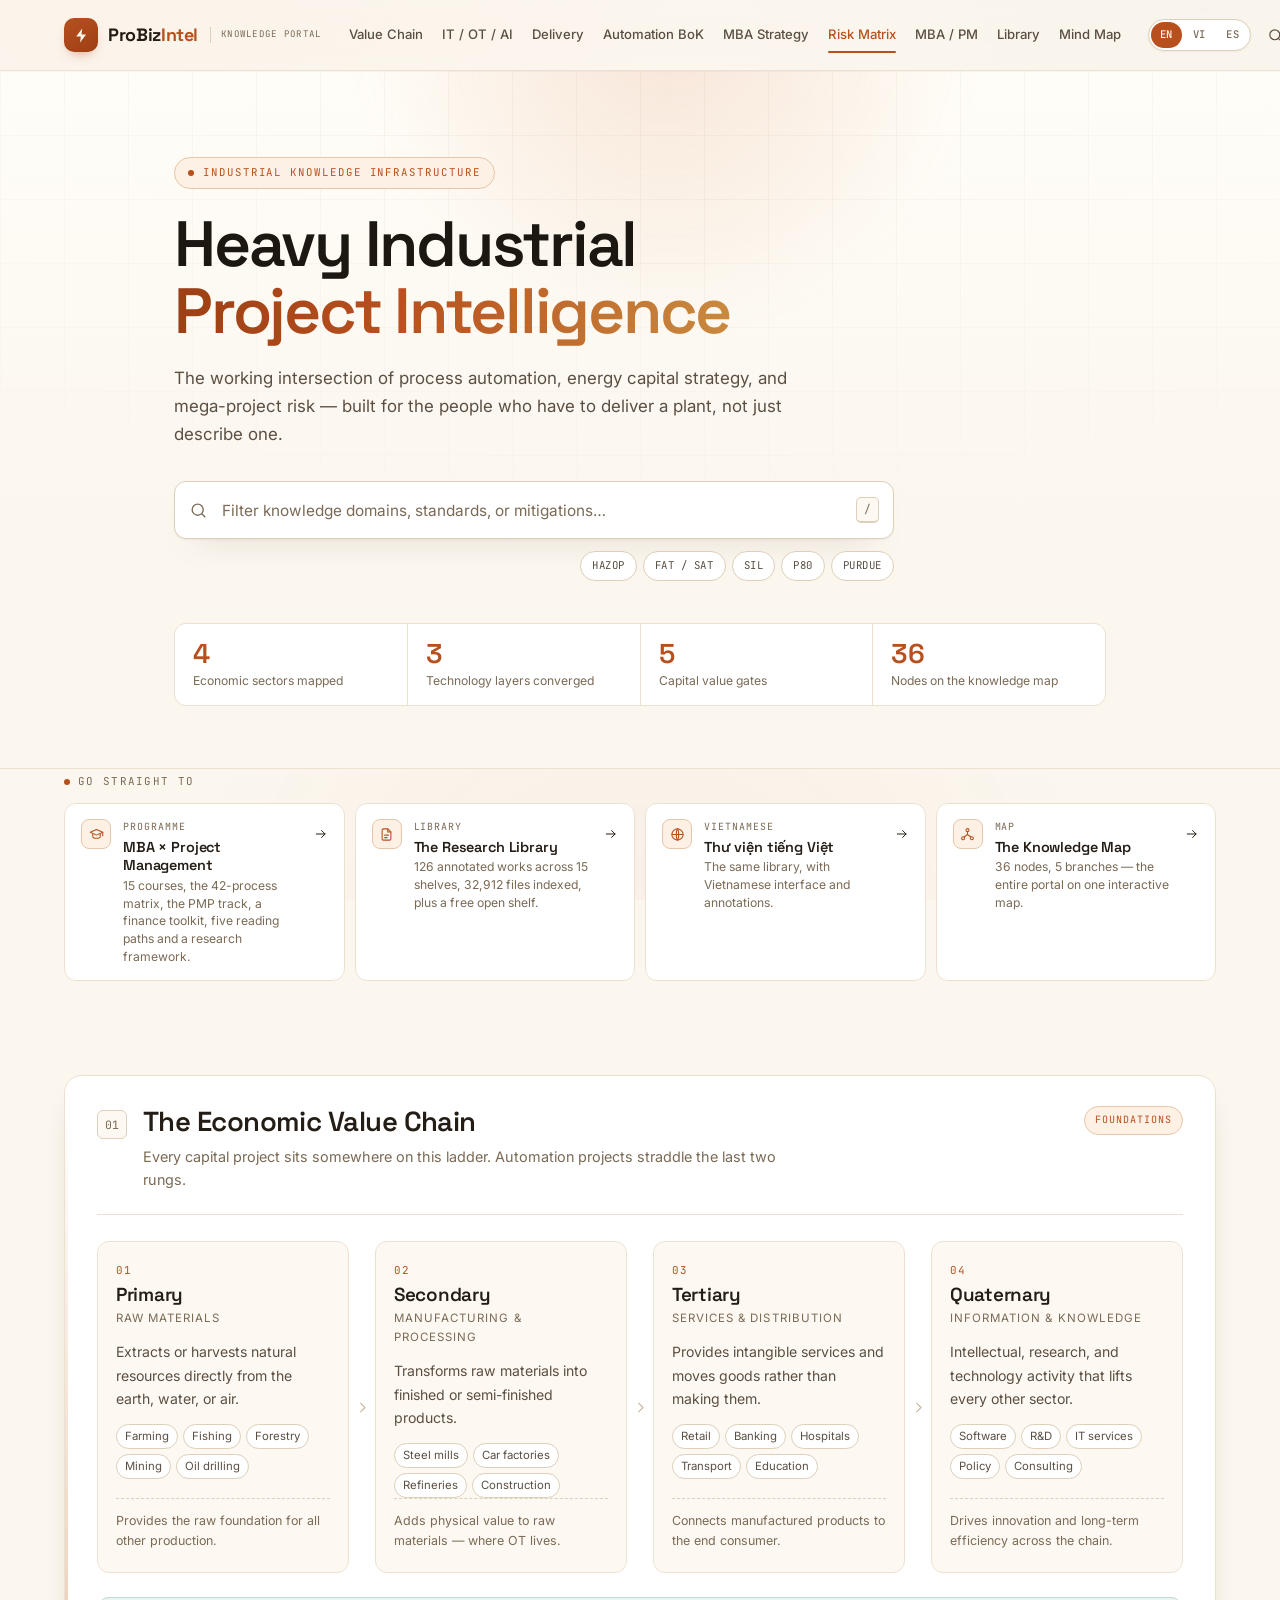
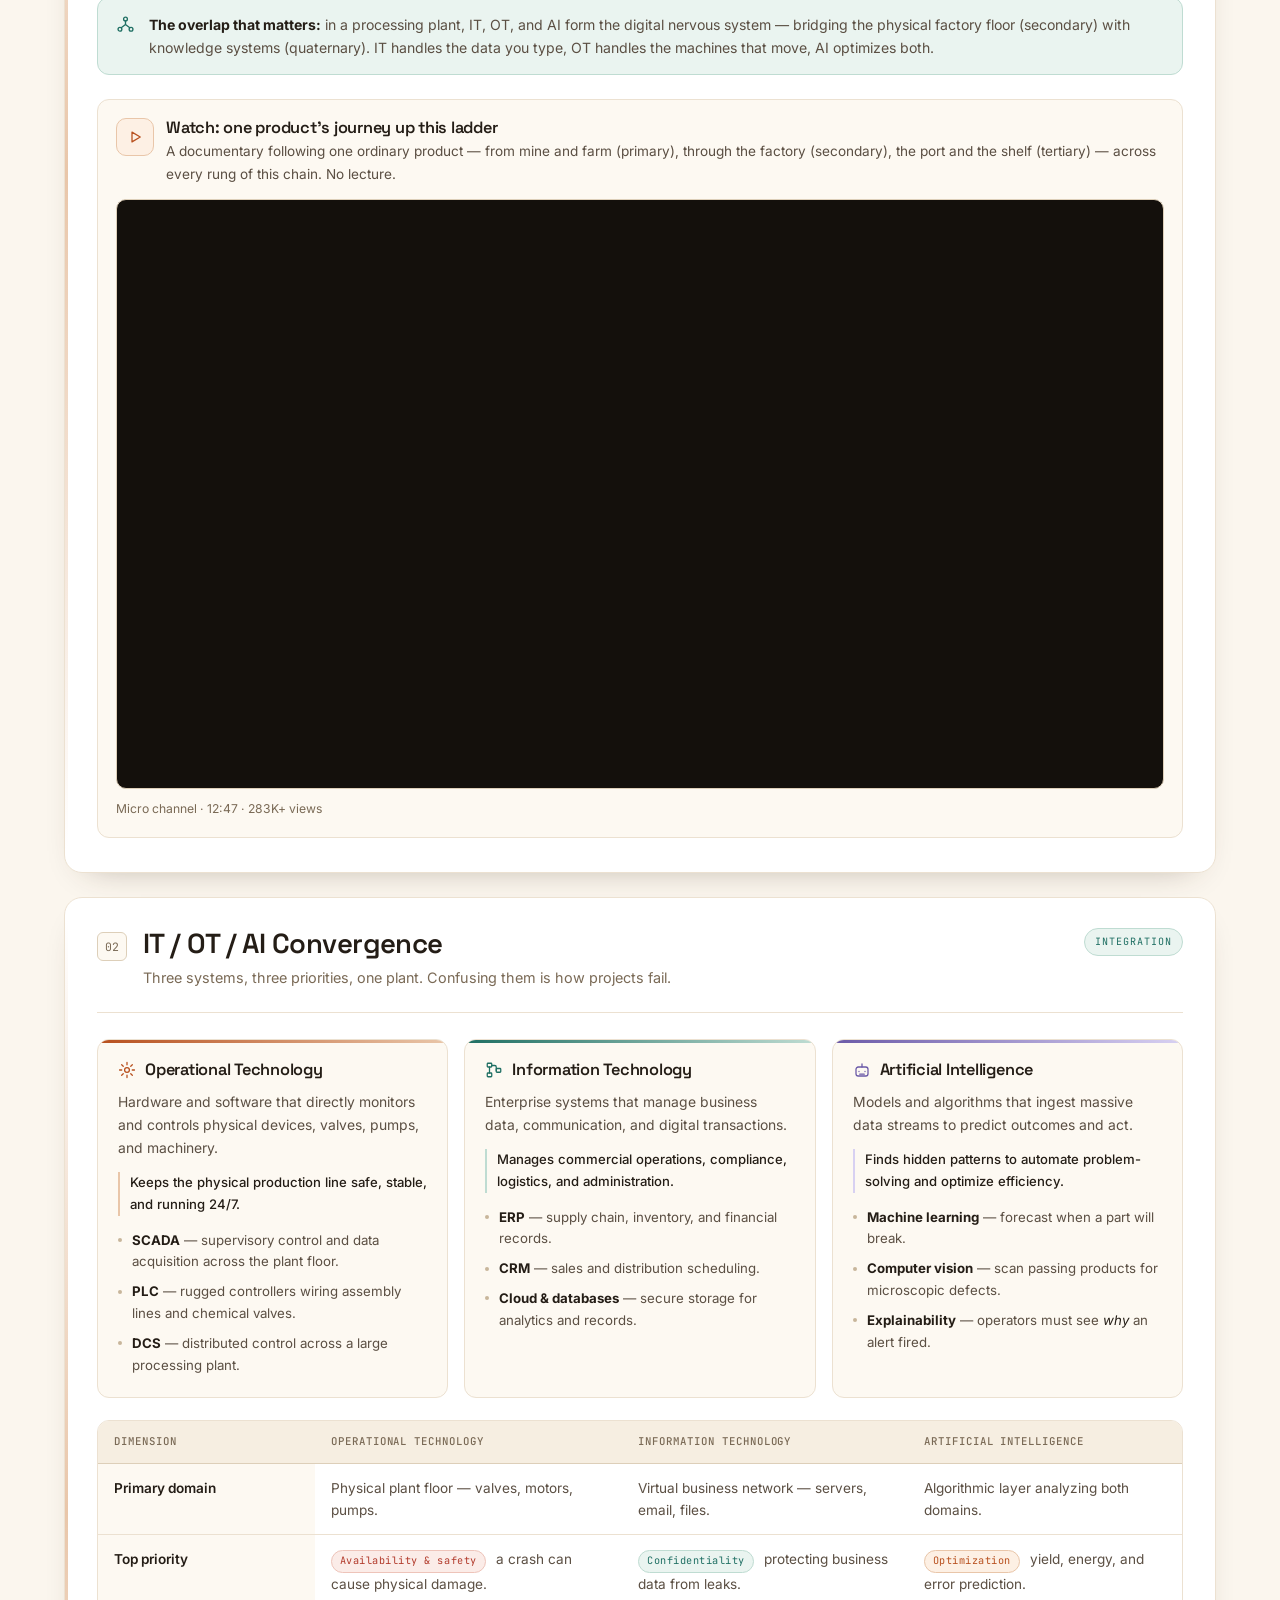
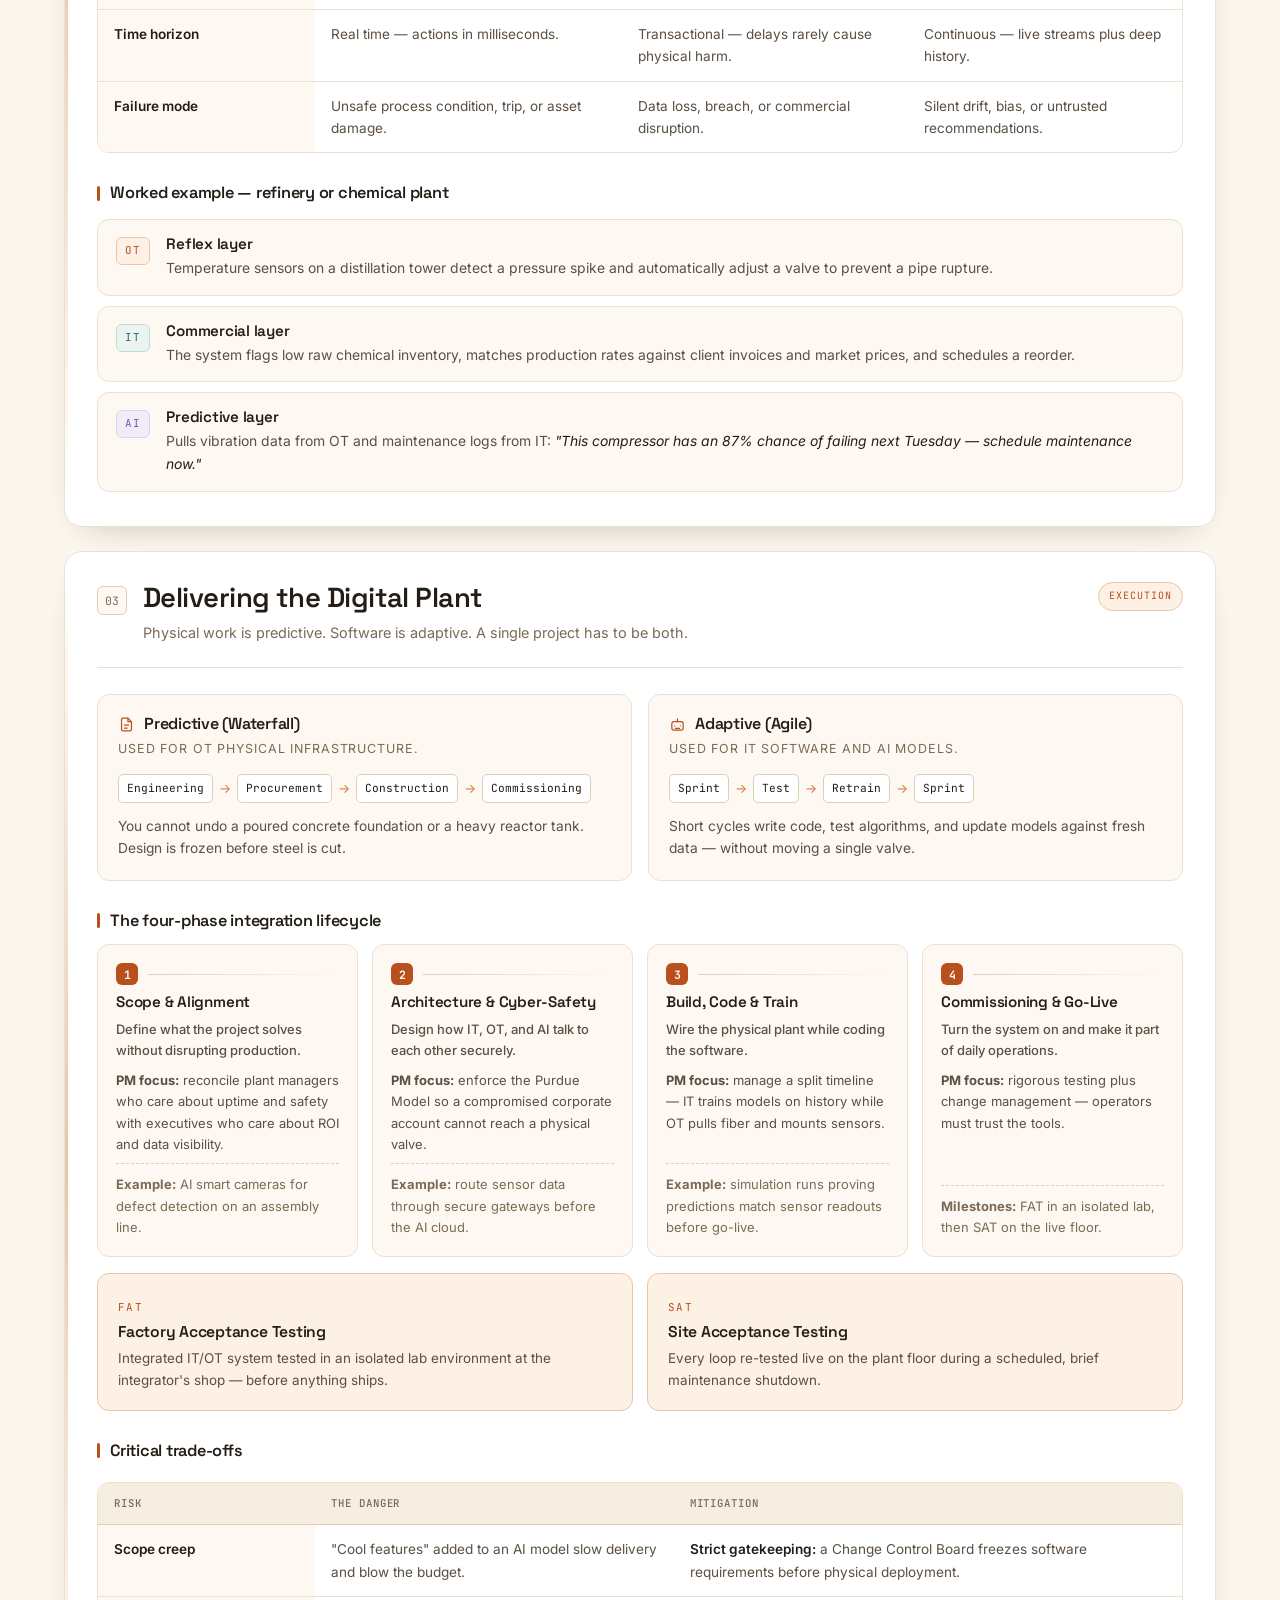
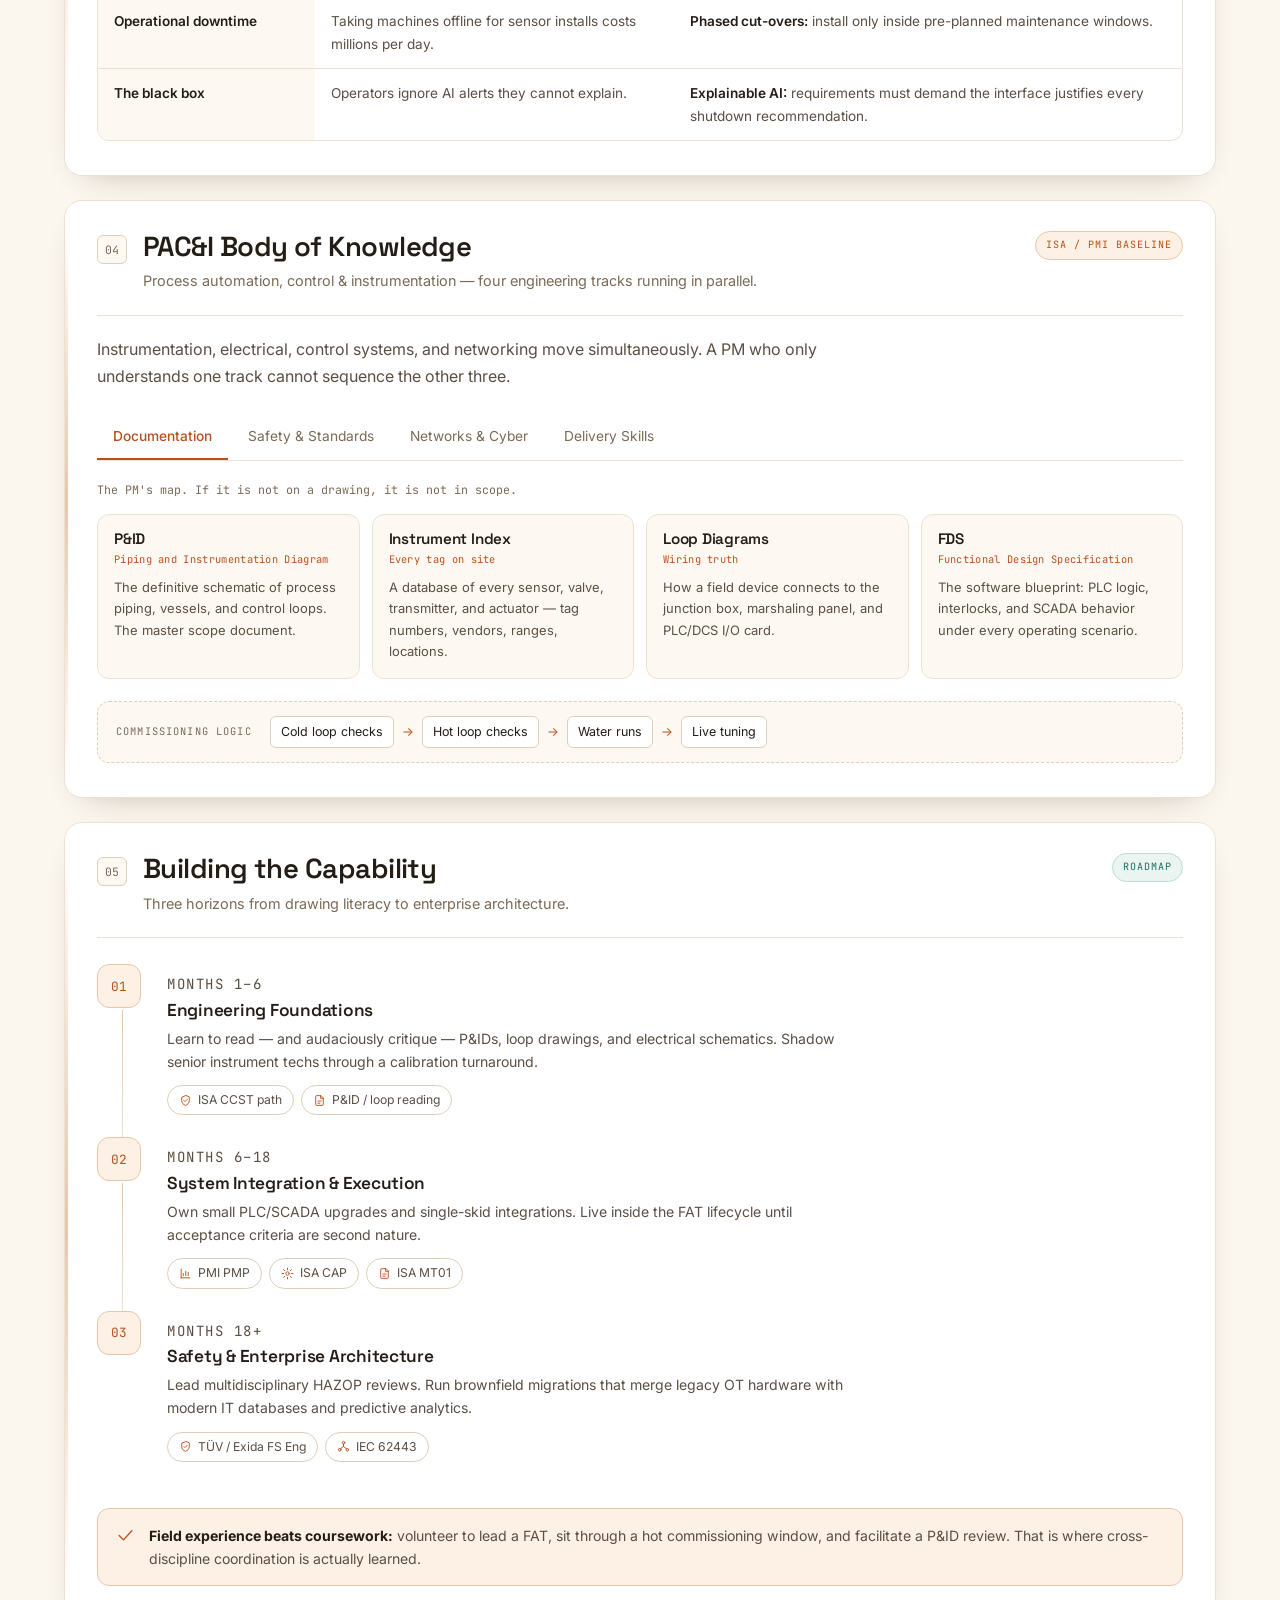
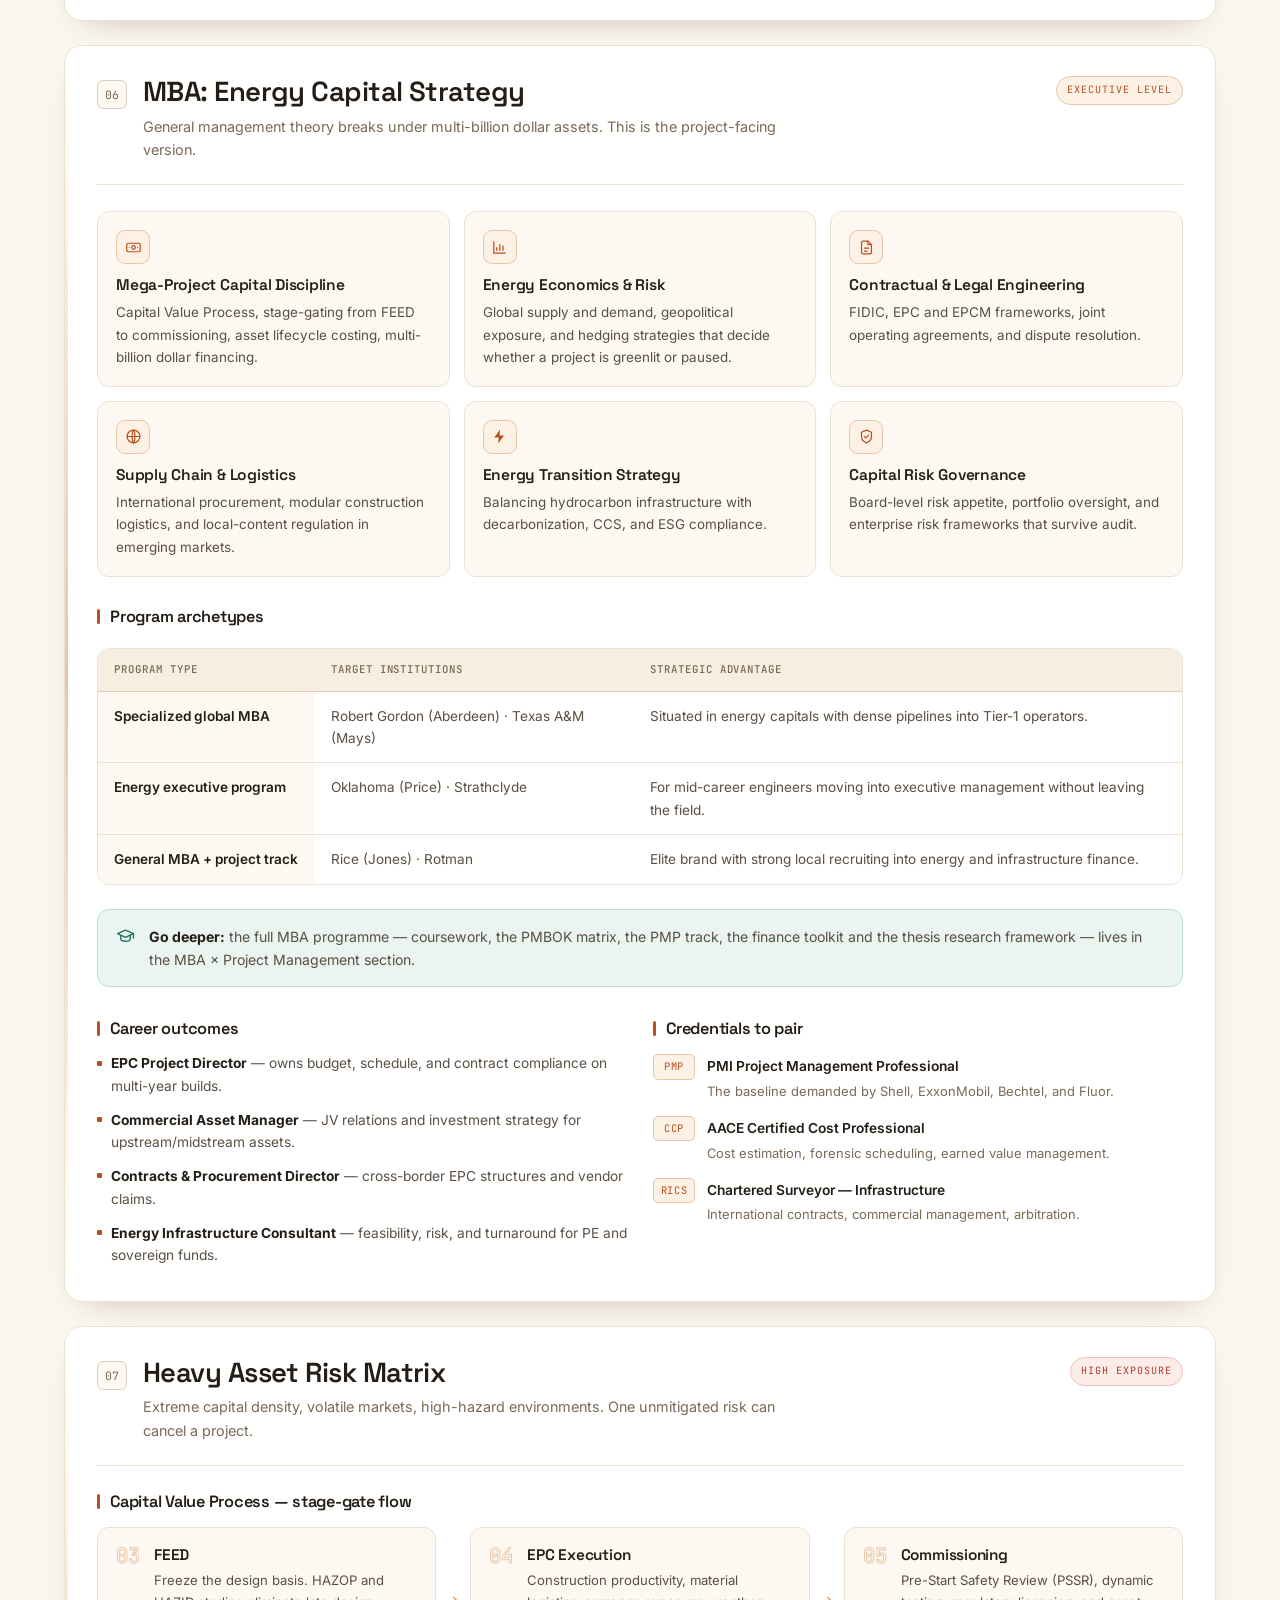
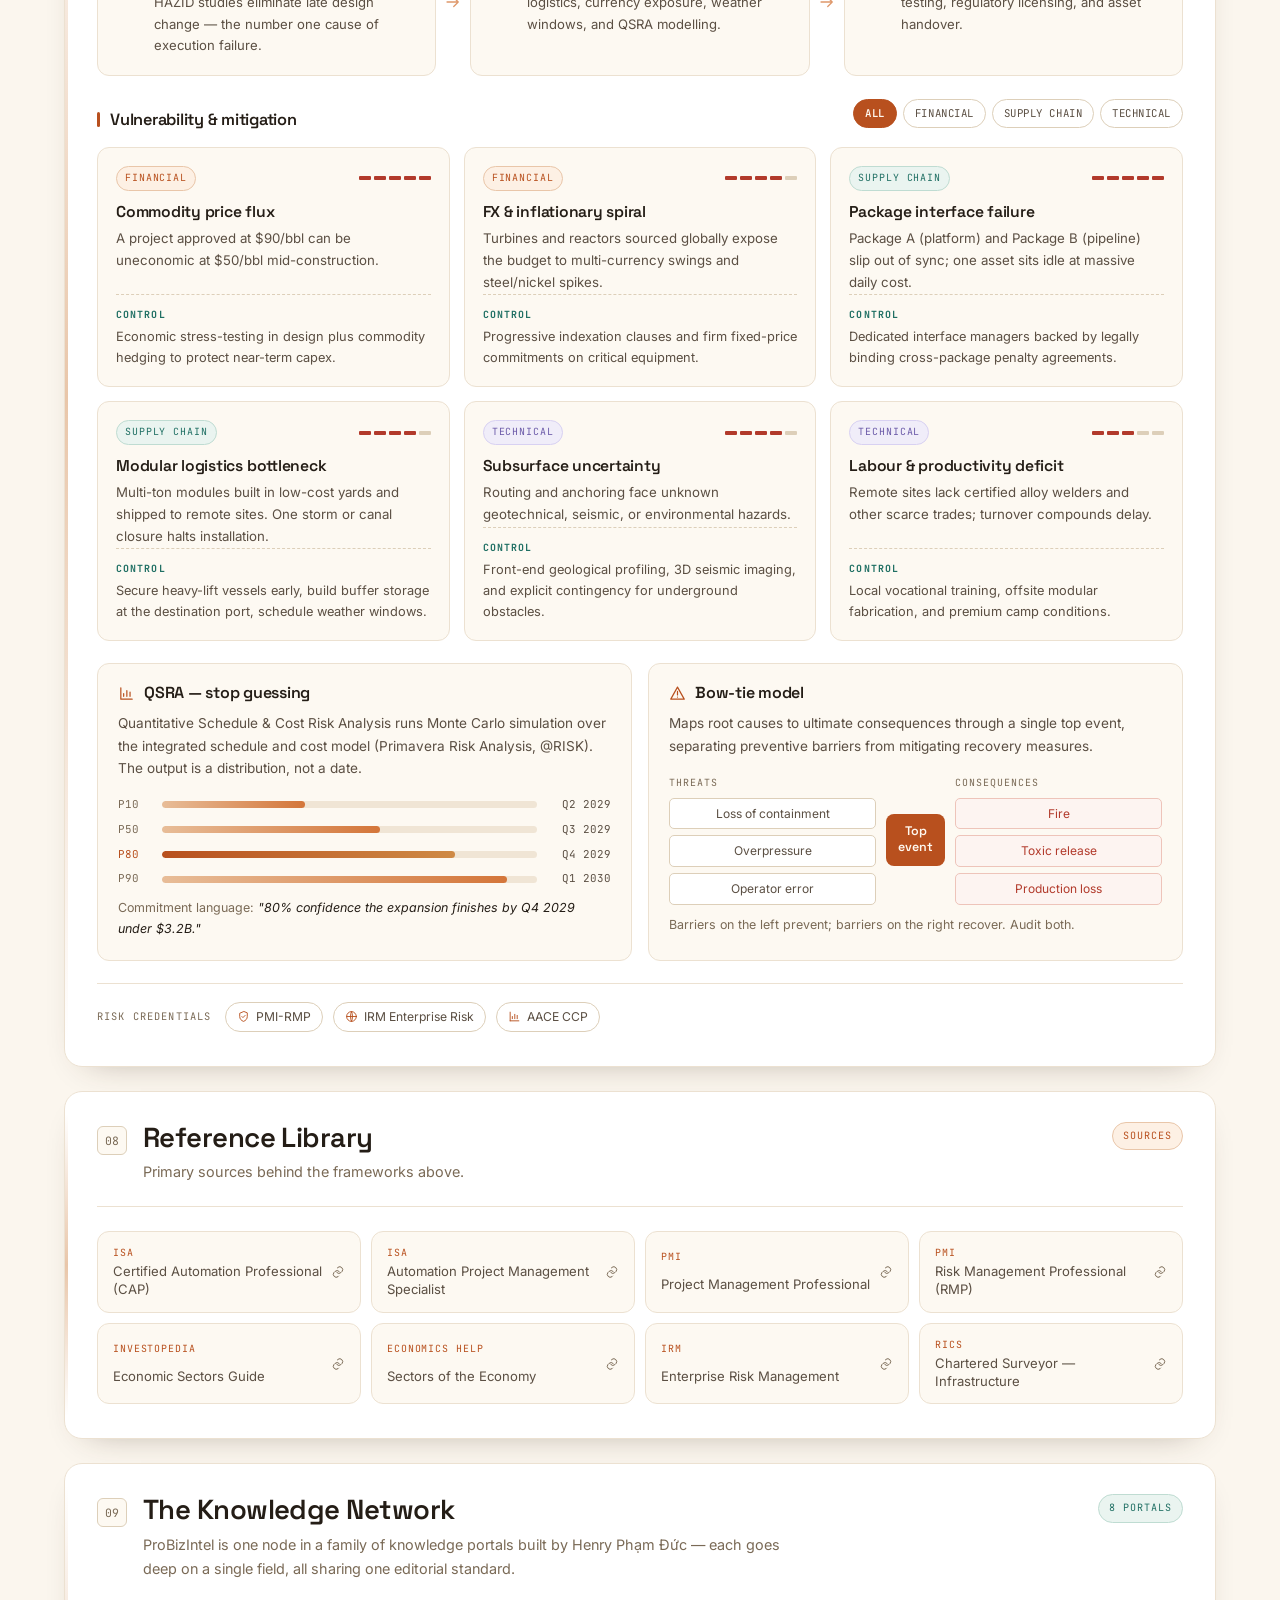
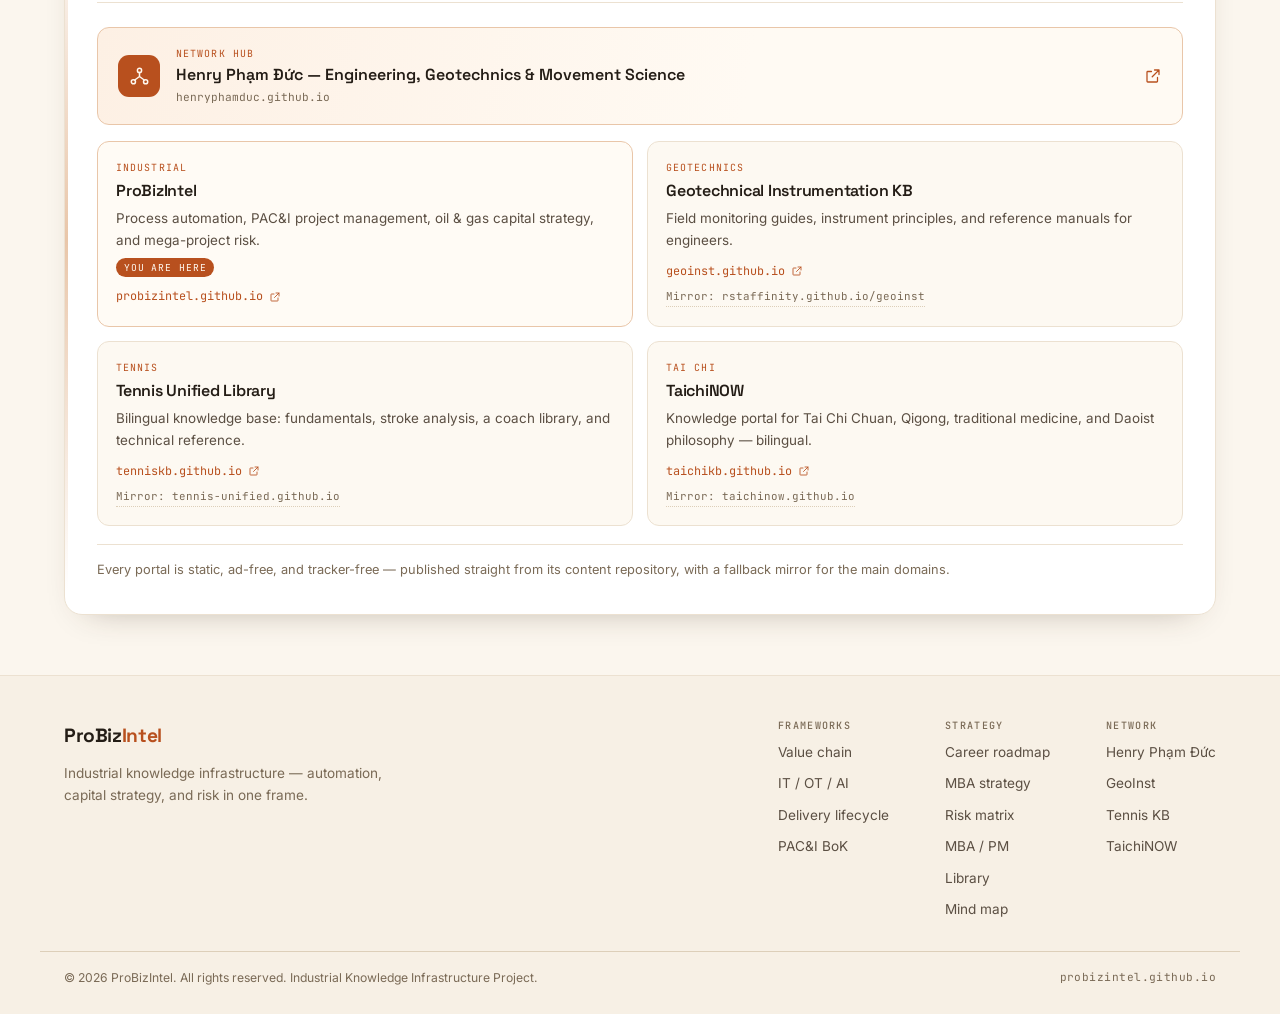
<file: index.html>
<!DOCTYPE html>
<html lang="en" data-title-es="ProBizIntel | Inteligencia de Proyectos Industriales Pesados">
<head>
<meta charset="UTF-8">
<meta name="viewport" content="width=device-width, initial-scale=1.0">
<title>ProBizIntel | Heavy Industrial Project Intelligence</title>
<meta name="description" content="A working knowledge portal for process automation, control & instrumentation project management, oil & gas capital strategy, and mega-project risk. English / Español / Tiếng Việt.">
<meta name="theme-color" content="#fbf6ee">
<link rel="canonical" href="https://probizintel.github.io/">
<meta property="og:site_name" content="ProBizIntel">
<meta property="og:title" content="ProBizIntel | Heavy Industrial Project Intelligence">
<meta property="og:description" content="Process automation, energy capital strategy, and mega-project risk — one integrated framework. Trilingual EN / ES / VI.">
<meta property="og:type" content="website">
<meta property="og:url" content="https://probizintel.github.io/">
<meta property="og:image" content="https://probizintel.github.io/assets/og.png">
<meta property="og:image:width" content="1200">
<meta property="og:image:height" content="630">
<meta property="og:image:alt" content="ProBizIntel — where capital, risk and execution meet: an MBA and project-management knowledge base, a curated research library, and one interactive map.">
<meta property="og:locale" content="en_US">
<meta property="og:locale:alternate" content="vi_VN">
<meta name="twitter:card" content="summary_large_image">
<meta name="twitter:title" content="ProBizIntel | Heavy Industrial Project Intelligence">
<meta name="twitter:description" content="Process automation, energy capital strategy, and mega-project risk — one integrated framework. Bilingual EN / VI.">
<meta name="twitter:image" content="https://probizintel.github.io/assets/og.png">
<link rel="icon" href="/favicon.svg" type="image/svg+xml">
<link rel="apple-touch-icon" href="/assets/apple-touch-icon.png">
<script type="application/ld+json">
{
  "@context": "https://schema.org",
  "@type": "WebSite",
  "@id": "https://probizintel.github.io/#website",
  "url": "https://probizintel.github.io/",
  "name": "ProBizIntel",
  "alternateName": "ProBizIntel Knowledge Portal",
  "description": "A working knowledge portal for process automation, control and instrumentation project management, oil and gas capital strategy, and mega-project risk.",
  "inLanguage": ["en", "vi"],
  "publisher": {
    "@type": "Organization",
    "name": "ProBizIntel",
    "url": "https://probizintel.github.io/"
  }
}
</script>
<link rel="preconnect" href="https://fonts.googleapis.com">
<link rel="preconnect" href="https://fonts.gstatic.com" crossorigin>
<link href="https://fonts.googleapis.com/css2?family=Space+Grotesk:wght@400;500;600;700&family=Inter:wght@400;500;600;700&family=JetBrains+Mono:wght@400;500&display=swap" rel="stylesheet">
<link rel="stylesheet" href="style.css">
</head>
<body>
<a class="skip-link" href="#main" data-vi="Chuyển đến nội dung" data-es="Saltar al contenido">Skip to content</a>
<div class="scroll-progress" id="scrollProgress" aria-hidden="true"></div>

<!-- Icon sprite -->
<svg class="sprite" aria-hidden="true" focusable="false">
  <symbol id="i-bolt" viewBox="0 0 24 24"><path d="M13 2 4.5 13.5H11l-1 8.5 8.5-11.5H12z"/></symbol>
  <symbol id="i-search" viewBox="0 0 24 24"><circle cx="11" cy="11" r="7"/><path d="m20 20-3.6-3.6"/></symbol>
  <symbol id="i-robot" viewBox="0 0 24 24"><rect x="4" y="8" width="16" height="12" rx="3"/><path d="M12 4v4M8 14h.01M16 14h.01M9 17.5h6"/></symbol>
  <symbol id="i-cap" viewBox="0 0 24 24"><path d="M2 8.5 12 4l10 4.5-10 4.5z"/><path d="M6 11v4.2c0 1.6 2.7 2.8 6 2.8s6-1.2 6-2.8V11M22 8.5V14"/></symbol>
  <symbol id="i-warn" viewBox="0 0 24 24"><path d="M12 3 2.5 20h19z"/><path d="M12 9v5M12 17h.01"/></symbol>
  <symbol id="i-gear" viewBox="0 0 24 24"><circle cx="12" cy="12" r="3.2"/><path d="M12 2v3M12 19v3M2 12h3M19 12h3M4.9 4.9 7 7M17 17l2.1 2.1M19.1 4.9 17 7M7 17l-2.1 2.1"/></symbol>
  <symbol id="i-tree" viewBox="0 0 24 24"><rect x="3" y="3" width="6" height="5" rx="1"/><rect x="15" y="10" width="6" height="5" rx="1"/><rect x="3" y="16" width="6" height="5" rx="1"/><path d="M6 8v8M9 6h4a2 2 0 0 1 2 2v5"/></symbol>
  <symbol id="i-shield" viewBox="0 0 24 24"><path d="M12 3 5 6v6c0 4.4 3 7.6 7 9 4-1.4 7-4.6 7-9V6z"/><path d="m9 12 2 2 4-4"/></symbol>
  <symbol id="i-net" viewBox="0 0 24 24"><circle cx="12" cy="5" r="2.4"/><circle cx="5" cy="18" r="2.4"/><circle cx="19" cy="18" r="2.4"/><path d="M12 7.4v4.6M12 12 6.6 16M12 12l5.4 4"/></symbol>
  <symbol id="i-doc" viewBox="0 0 24 24"><path d="M14 3H7a2 2 0 0 0-2 2v14a2 2 0 0 0 2 2h10a2 2 0 0 0 2-2V8z"/><path d="M14 3v5h5M9 13h6M9 17h4"/></symbol>
  <symbol id="i-chart" viewBox="0 0 24 24"><path d="M4 20V4M4 20h16"/><path d="M8 16v-4M12.5 16V8M17 16v-6"/></symbol>
  <symbol id="i-chevron" viewBox="0 0 24 24"><path d="m9 5 7 7-7 7"/></symbol>
  <symbol id="i-arrow" viewBox="0 0 24 24"><path d="M4 12h15M13 6l6 6-6 6"/></symbol>
  <symbol id="i-up" viewBox="0 0 24 24"><path d="M12 20V5M6 11l6-6 6 6"/></symbol>
  <symbol id="i-close" viewBox="0 0 24 24"><path d="M6 6l12 12M18 6 6 18"/></symbol>
  <symbol id="i-menu" viewBox="0 0 24 24"><path d="M4 7h16M4 12h16M4 17h16"/></symbol>
  <symbol id="i-check" viewBox="0 0 24 24"><path d="m4 12 5.5 5.5L20 6"/></symbol>
  <symbol id="i-globe" viewBox="0 0 24 24"><circle cx="12" cy="12" r="9"/><path d="M3 12h18M12 3c2.6 2.6 2.6 15.4 0 18M12 3c-2.6 2.6-2.6 15.4 0 18"/></symbol>
  <symbol id="i-money" viewBox="0 0 24 24"><rect x="2.5" y="6" width="19" height="12" rx="2"/><circle cx="12" cy="12" r="2.6"/><path d="M6 12h.01M18 12h.01"/></symbol>
  <symbol id="i-link" viewBox="0 0 24 24"><path d="M10 13a5 5 0 0 0 7 0l2-2a5 5 0 0 0-7-7l-1 1"/><path d="M14 11a5 5 0 0 0-7 0l-2 2a5 5 0 0 0 7 7l1-1"/></symbol>
  <symbol id="i-external" viewBox="0 0 24 24"><path d="M14 4h6v6M20 4l-9 9"/><path d="M18 14v5a1 1 0 0 1-1 1H5a1 1 0 0 1-1-1V7a1 1 0 0 1 1-1h5"/></symbol>
  <symbol id="i-play" viewBox="0 0 24 24"><path d="M8 5.5v13l11-6.5z"/></symbol>
</svg>

<header class="site-header" id="siteHeader">
  <div class="header-inner">
    <a class="brand" href="#top" aria-label="ProBizIntel">
      <span class="brand-mark"><svg class="ico"><use href="#i-bolt"/></svg></span>
      <span class="brand-text">ProBiz<span class="accent">Intel</span></span>
      <span class="brand-tag" data-vi="Cổng tri thức" data-es="Portal de Conocimiento">Knowledge Portal</span>
    </a>

    <nav class="nav" id="nav" aria-label="Primary" data-vi-aria="Điều hướng chính">
      <a class="nav-link" href="#chain" data-vi="Chuỗi giá trị" data-es="Cadena de Valor">Value Chain</a>
      <a class="nav-link" href="#convergence">IT / OT / AI</a>
      <a class="nav-link" href="#delivery" data-vi="Triển khai" data-es="Implementación">Delivery</a>
      <a class="nav-link" href="#automation" data-vi="Hệ tri thức TĐH" data-es="Automatización (BoK)">Automation BoK</a>
      <a class="nav-link" href="#mba-strategy" data-vi="Chiến lược MBA" data-es="Estrategia MBA">MBA Strategy</a>
      <a class="nav-link" href="#risk-management" data-vi="Ma trận rủi ro" data-es="Matriz de Riesgo">Risk Matrix</a>
      <a class="nav-link" href="MBAPM/index.html" data-vi="MBA / QLDA" data-es="MBA / PM">MBA / PM</a>
      <a class="nav-link" href="books/index.html" data-vi="Thư viện" data-es="Biblioteca">Library</a>
      <a class="nav-link" href="mindmap/index.html" data-vi="Sơ đồ" data-es="Mapa Mental">Mind Map</a>
    </nav>

    <div class="header-actions">
      <div class="lang-switch" role="group" aria-label="Language / Ngôn ngữ" data-vi-aria="Ngôn ngữ" data-es-aria="Idioma">
        <button class="lang-btn is-active" type="button" data-lang="en" aria-pressed="true">EN</button>
        <button class="lang-btn" type="button" data-lang="vi" aria-pressed="false">VI</button>
        <button class="lang-btn" type="button" data-lang="es" aria-pressed="false">ES</button>
      </div>
      <button class="icon-btn" id="headerSearchBtn" type="button" aria-label="Search the portal" data-vi-aria="Tìm kiếm trong cổng" data-es="Buscar en el portal">
        <svg class="ico"><use href="#i-search"/></svg>
      </button>
      <button class="icon-btn menu-btn" id="menuBtn" type="button" aria-label="Open menu" data-vi-aria="Mở menu" data-es="Abrir menú" aria-expanded="false" aria-controls="nav">
        <svg class="ico"><use href="#i-menu"/></svg>
      </button>
    </div>
  </div>
</header>

<main id="main">
  <a id="top"></a>

  <!-- HERO -->
  <section class="hero">
    <div class="hero-grid" aria-hidden="true"></div>
    <div class="hero-glow" aria-hidden="true"></div>
    <div class="container hero-inner">
      <p class="kicker"><span class="pulse"></span> <span data-vi="Hạ tầng Tri thức Công nghiệp" data-es="Infraestructura de Conocimiento Industrial">Industrial Knowledge Infrastructure</span></p>
      <h1>
        <span data-vi="Trí tuệ Dự án" data-es="Industrial Pesado">Heavy Industrial</span><br>
        <span class="grad" data-vi="Công nghiệp Nặng" data-es="Inteligencia de Proyectos">Project Intelligence</span>
      </h1>
      <p class="lede" data-vi="Giao điểm thực chiến giữa tự động hóa quá trình, chiến lược vốn năng lượng và rủi ro siêu dự án — dành cho những người phải bàn giao một nhà máy, chứ không chỉ mô tả nó." data-es="El punto de encuentro práctico entre la automatización de procesos, la estrategia de capital energético y el riesgo de megaproyectos — para quienes deben entregar una planta, no solo describirla.">
        The working intersection of process automation, energy capital strategy, and mega-project risk —
        built for the people who have to deliver a plant, not just describe one.
      </p>

      <div class="search-block">
        <div class="search-shell">
          <svg class="ico search-ico"><use href="#i-search"/></svg>
          <input type="search" id="portalSearch" placeholder="Filter knowledge domains, standards, or mitigations…" data-vi-ph="Lọc lĩnh vực tri thức, tiêu chuẩn hoặc biện pháp giảm thiểu…" data-es="Filtra dominios de conocimiento, normas o mitigaciones…" autocomplete="off" aria-label="Search the portal" data-vi-aria="Tìm kiếm trong cổng" data-es="Buscar en el portal">
          <button class="search-clear" id="searchClear" type="button" aria-label="Clear search" data-vi-aria="Xóa tìm kiếm" data-es="Borrar búsqueda" hidden>
            <svg class="ico"><use href="#i-close"/></svg>
          </button>
          <kbd class="search-kbd">/</kbd>
        </div>
        <div class="search-meta">
          <span class="search-count" id="searchCount" aria-live="polite"></span>
          <div class="quick-chips" id="quickChips">
            <button class="chip" type="button" data-q="HAZOP">HAZOP</button>
            <button class="chip" type="button" data-q="FAT">FAT / SAT</button>
            <button class="chip" type="button" data-q="SIL">SIL</button>
            <button class="chip" type="button" data-q="P80">P80</button>
            <button class="chip" type="button" data-q="Purdue">Purdue</button>
          </div>
        </div>
      </div>

      <dl class="hero-stats">
        <div class="stat"><dt>4</dt><dd data-vi="Phân ngành kinh tế" data-es="Sectores económicos mapeados">Economic sectors mapped</dd></div>
        <div class="stat"><dt>3</dt><dd data-vi="Tầng công nghệ hội tụ" data-es="Capas tecnológicas convergidas">Technology layers converged</dd></div>
        <div class="stat"><dt>5</dt><dd data-vi="Cổng vốn (CVP)" data-es="Compuertas de valor de capital">Capital value gates</dd></div>
        <div class="stat"><dt>36</dt><dd data-vi="Nút trên sơ đồ tri thức" data-es="Nodos en el mapa de conocimiento">Nodes on the knowledge map</dd></div>
      </dl>
    </div>
  </section>

  <section class="gateway" aria-label="New sections">
    <div class="container">
      <p class="gateway-kicker"><span class="pulse"></span> <span data-vi="Đi thẳng vào" data-es="Ir directamente a">Go straight to</span></p>
      <div class="gateway-grid">
        <a class="gw s-item" href="MBAPM/index.html">
          <span class="gw-ico"><svg class="ico"><use href="#i-cap"/></svg></span>
          <span class="gw-body">
            <span class="gw-tag" data-vi="Học liệu" data-es="Programa">Programme</span>
            <strong data-es="MBA × Gestión de Proyectos">MBA × Project Management</strong>
            <span class="gw-d" data-vi="15 học phần, ma trận 42 quy trình, lộ trình PMP, bộ công cụ tài chính, năm lộ trình đọc và một khung nghiên cứu." data-es="15 cursos, la matriz de 42 procesos, la ruta PMP, un conjunto de herramientas financieras, cinco rutas de lectura y un marco de investigación.">15 courses, the 42-process matrix, the PMP track, a finance toolkit, five reading paths and a research framework.</span>
          </span>
          <svg class="ico gw-go"><use href="#i-arrow"/></svg>
        </a>
        <a class="gw s-item" href="books/index.html">
          <span class="gw-ico"><svg class="ico"><use href="#i-doc"/></svg></span>
          <span class="gw-body">
            <span class="gw-tag" data-vi="Thư viện" data-es="Biblioteca">Library</span>
            <strong data-vi="Thư viện Nghiên cứu">The Research Library</strong>
            <span class="gw-d" data-vi="126 tác phẩm có chú giải trên 15 kệ, 32.912 tệp được lập mục, kệ mở miễn phí." data-es="126 obras anotadas en 15 estanterías, 32.912 archivos indexados, más una estantería abierta gratuita.">126 annotated works across 15 shelves, 32,912 files indexed, plus a free open shelf.</span>
          </span>
          <svg class="ico gw-go"><use href="#i-arrow"/></svg>
        </a>
        <a class="gw s-item" href="vi/books/index.html">
          <span class="gw-ico"><svg class="ico"><use href="#i-globe"/></svg></span>
          <span class="gw-body">
            <span class="gw-tag" data-vi="Tiếng Việt" data-es="Vietnamita">Vietnamese</span>
            <strong data-vi="Thư viện tiếng Việt" data-es="Biblioteca en Vietnamita">Thư viện tiếng Việt</strong>
            <span class="gw-d" data-vi="Cùng thư viện, giao diện và chú giải tiếng Việt." data-es="La misma biblioteca, con interfaz y anotaciones en vietnamita.">The same library, with Vietnamese interface and annotations.</span>
          </span>
          <svg class="ico gw-go"><use href="#i-arrow"/></svg>
        </a>
        <a class="gw s-item" href="mindmap/index.html">
          <span class="gw-ico"><svg class="ico"><use href="#i-net"/></svg></span>
          <span class="gw-body">
            <span class="gw-tag" data-vi="Bản đồ" data-es="Mapa">Map</span>
            <strong data-vi="Sơ đồ Tri thức" data-es="El Mapa de Conocimiento">The Knowledge Map</strong>
            <span class="gw-d" data-vi="36 nút, 5 nhánh — toàn bộ cổng trên một sơ đồ tương tác." data-es="36 nodos, 5 ramas — todo el portal en un mapa interactivo.">36 nodes, 5 branches — the entire portal on one interactive map.</span>
          </span>
          <svg class="ico gw-go"><use href="#i-arrow"/></svg>
        </a>
      </div>
    </div>
  </section>

  <div class="container content" id="content">

    <!-- 01 VALUE CHAIN -->
    <section class="knowledge-card" id="chain" data-title="Value chain economic sectors primary secondary tertiary quaternary video supply chain documentary" data-title-vi="chuỗi giá trị phân ngành kinh tế sơ cấp thứ cấp cấp ba thứ tư video chuỗi cung ứng phim tài liệu">
      <div class="card-head">
        <div class="card-index">01</div>
        <div class="card-title">
          <h2 data-vi="Chuỗi Giá trị Kinh tế" data-es="La Cadena de Valor Económica">The Economic Value Chain</h2>
          <p class="card-sub" data-vi="Mọi dự án vốn đều nằm ở một nấc trên chiếc thang này. Dự án tự động hóa bắc qua hai nấc cuối." data-es="Todo proyecto de capital ocupa un peldaño de esta escalera. Los proyectos de automatización abarcan los dos últimos.">Every capital project sits somewhere on this ladder. Automation projects straddle the last two rungs.</p>
        </div>
        <span class="badge" data-vi="Nền tảng" data-es="Fundamentos">Foundations</span>
      </div>

      <div class="sector-chain">
        <article class="sector-card s-item">
          <div class="sector-num">01</div>
          <h3 data-vi="Sơ cấp" data-es="Primario">Primary</h3>
          <p class="sector-role" data-vi="Nguyên liệu thô" data-es="Materias primas">Raw materials</p>
          <p data-vi="Khai thác hoặc thu hoạch tài nguyên thiên nhiên trực tiếp từ đất, nước hoặc không khí.">Extracts or harvests natural resources directly from the earth, water, or air.</p>
          <ul class="tag-list">
            <li data-vi="Nông nghiệp">Farming</li><li data-vi="Đánh bắt">Fishing</li><li data-vi="Lâm nghiệp">Forestry</li><li data-vi="Khai khoáng">Mining</li><li data-vi="Khoan dầu">Oil drilling</li>
          </ul>
          <p class="sector-foot" data-vi="Cung cấp nền tảng nguyên liệu cho toàn bộ hoạt động sản xuất khác.">Provides the raw foundation for all other production.</p>
        </article>

        <div class="chain-link" aria-hidden="true"><svg class="ico"><use href="#i-chevron"/></svg></div>

        <article class="sector-card s-item">
          <div class="sector-num">02</div>
          <h3 data-vi="Thứ cấp" data-es="Secundario">Secondary</h3>
          <p class="sector-role" data-vi="Sản xuất &amp; chế biến" data-es="Manufactura y procesamiento">Manufacturing &amp; processing</p>
          <p data-vi="Chuyển hóa nguyên liệu thô thành sản phẩm hoàn chỉnh hoặc bán thành phẩm.">Transforms raw materials into finished or semi-finished products.</p>
          <ul class="tag-list">
            <li data-vi="Nhà máy thép">Steel mills</li><li data-vi="Nhà máy ô tô">Car factories</li><li data-vi="Lọc dầu">Refineries</li><li data-vi="Xây dựng">Construction</li>
          </ul>
          <p class="sector-foot" data-vi="Gia tăng giá trị vật chất cho nguyên liệu — nơi OT hiện diện.">Adds physical value to raw materials — where OT lives.</p>
        </article>

        <div class="chain-link" aria-hidden="true"><svg class="ico"><use href="#i-chevron"/></svg></div>

        <article class="sector-card s-item">
          <div class="sector-num">03</div>
          <h3 data-vi="Thứ ba" data-es="Terciario">Tertiary</h3>
          <p class="sector-role" data-vi="Dịch vụ &amp; phân phối" data-es="Servicios y distribución">Services &amp; distribution</p>
          <p data-vi="Cung cấp dịch vụ vô hình và lưu chuyển hàng hóa thay vì trực tiếp sản xuất.">Provides intangible services and moves goods rather than making them.</p>
          <ul class="tag-list">
            <li data-vi="Bán lẻ">Retail</li><li data-vi="Ngân hàng">Banking</li><li data-vi="Bệnh viện">Hospitals</li><li data-vi="Vận tải">Transport</li><li data-vi="Giáo dục">Education</li>
          </ul>
          <p class="sector-foot" data-vi="Kết nối sản phẩm sản xuất đến người tiêu dùng cuối.">Connects manufactured products to the end consumer.</p>
        </article>

        <div class="chain-link" aria-hidden="true"><svg class="ico"><use href="#i-chevron"/></svg></div>

        <article class="sector-card s-item">
          <div class="sector-num">04</div>
          <h3 data-vi="Thứ tư" data-es="Cuaternario">Quaternary</h3>
          <p class="sector-role" data-vi="Thông tin &amp; tri thức" data-es="Información y conocimiento">Information &amp; knowledge</p>
          <p data-vi="Hoạt động trí tuệ, nghiên cứu và công nghệ nâng đỡ mọi khu vực khác.">Intellectual, research, and technology activity that lifts every other sector.</p>
          <ul class="tag-list">
            <li data-vi="Phần mềm">Software</li><li>R&amp;D</li><li data-vi="Dịch vụ CNTT">IT services</li><li data-vi="Chính sách">Policy</li><li data-vi="Tư vấn">Consulting</li>
          </ul>
          <p class="sector-foot" data-vi="Thúc đẩy đổi mới và hiệu quả dài hạn trên toàn chuỗi.">Drives innovation and long-term efficiency across the chain.</p>
        </article>
      </div>

      <div class="note-strip">
        <svg class="ico"><use href="#i-net"/></svg>
        <p data-vi="&lt;strong&gt;Điểm giao thoa quan trọng:&lt;/strong&gt; trong một nhà máy chế biến, IT, OT và AI tạo thành hệ thần kinh số — nối sàn nhà máy vật lý (thứ cấp) với các hệ thống tri thức (thứ tư). IT xử lý dữ liệu bạn nhập, OT điều khiển máy móc chuyển động, AI tối ưu cả hai."><strong>The overlap that matters:</strong> in a processing plant, IT, OT, and AI form the digital nervous system — bridging the physical factory floor (secondary) with knowledge systems (quaternary). IT handles the data you type, OT handles the machines that move, AI optimizes both.</p>
      </div>

      <div class="video-embed s-item">
        <div class="video-head">
          <span class="video-ico"><svg class="ico"><use href="#i-play"/></svg></span>
          <div>
            <h3 data-vi="Xem: leo hết chiếc thang này trong 12 phút">Watch: one product's journey up this ladder</h3>
            <p data-vi="Phim tài liệu theo dấu một sản phẩm bình thường — từ mỏ và trang trại (sơ cấp), qua nhà máy (thứ cấp), cảng biển và kệ hàng (thứ ba) — đi qua từng nấc của chuỗi giá trị. Không giảng lý thuyết.">A documentary following one ordinary product — from mine and farm (primary), through the factory (secondary), the port and the shelf (tertiary) — across every rung of this chain. No lecture.</p>
          </div>
        </div>
        <div class="video-frame">
          <iframe src="https://www.youtube-nocookie.com/embed/w1Loz8IG73I" title="The Complete Supply Chain of Some Generic Consumer Junk" loading="lazy" allow="accelerometer; autoplay; clipboard-write; encrypted-media; gyroscope; picture-in-picture; web-share" allowfullscreen></iframe>
        </div>
        <p class="video-meta"><span data-vi="Kênh Micro · 12:47 · 283.000+ lượt xem">Micro channel · 12:47 · 283K+ views</span></p>
      </div>
    </section>

    <!-- 02 CONVERGENCE -->
    <section class="knowledge-card" id="convergence" data-title="IT OT AI convergence SCADA PLC DCS ERP CRM machine learning computer vision" data-title-vi="hội tụ IT OT AI SCADA PLC DCS ERP CRM học máy thị giác máy tính">
      <div class="card-head">
        <div class="card-index">02</div>
        <div class="card-title">
          <h2 data-vi="Hội tụ IT / OT / AI" data-es="Convergencia IT / OT / AI">IT / OT / AI Convergence</h2>
          <p class="card-sub" data-vi="Ba hệ thống, ba ưu tiên, một nhà máy. Nhầm lẫn giữa chúng là khởi nguồn của thất bại dự án." data-es="Tres sistemas, tres prioridades, una planta. Confundirlos es el origen del fracaso del proyecto.">Three systems, three priorities, one plant. Confusing them is how projects fail.</p>
        </div>
        <span class="badge badge-cyan" data-vi="Tích hợp" data-es="Integración">Integration</span>
      </div>

      <div class="tri-grid">
        <article class="conv-card conv-ot s-item">
          <div class="conv-head"><svg class="ico"><use href="#i-gear"/></svg><h3 data-vi="Công nghệ Vận hành">Operational Technology</h3></div>
          <p class="conv-role" data-vi="Phần cứng và phần mềm giám sát, điều khiển trực tiếp thiết bị vật lý, van, bơm và máy móc.">Hardware and software that directly monitors and controls physical devices, valves, pumps, and machinery.</p>
          <p class="conv-focus" data-vi="Giữ cho dây chuyền sản xuất an toàn, ổn định và vận hành 24/7.">Keeps the physical production line safe, stable, and running 24/7.</p>
          <ul class="plain-list">
            <li data-vi="&lt;strong&gt;SCADA&lt;/strong&gt; — điều khiển giám sát và thu thập dữ liệu toàn nhà máy."><strong>SCADA</strong> — supervisory control and data acquisition across the plant floor.</li>
            <li data-vi="&lt;strong&gt;PLC&lt;/strong&gt; — bộ điều khiển công nghiệp kết nối dây chuyền và van hóa chất."><strong>PLC</strong> — rugged controllers wiring assembly lines and chemical valves.</li>
            <li data-vi="&lt;strong&gt;DCS&lt;/strong&gt; — điều khiển phân tán cho nhà máy chế biến quy mô lớn."><strong>DCS</strong> — distributed control across a large processing plant.</li>
          </ul>
        </article>

        <article class="conv-card conv-it s-item">
          <div class="conv-head"><svg class="ico"><use href="#i-tree"/></svg><h3 data-vi="Công nghệ Thông tin">Information Technology</h3></div>
          <p class="conv-role" data-vi="Hệ thống doanh nghiệp quản lý dữ liệu kinh doanh, truyền thông và giao dịch số.">Enterprise systems that manage business data, communication, and digital transactions.</p>
          <p class="conv-focus" data-vi="Quản lý vận hành thương mại, tuân thủ, logistics và hành chính.">Manages commercial operations, compliance, logistics, and administration.</p>
          <ul class="plain-list">
            <li data-vi="&lt;strong&gt;ERP&lt;/strong&gt; — chuỗi cung ứng, tồn kho và sổ sách tài chính."><strong>ERP</strong> — supply chain, inventory, and financial records.</li>
            <li data-vi="&lt;strong&gt;CRM&lt;/strong&gt; — bán hàng và lịch phân phối."><strong>CRM</strong> — sales and distribution scheduling.</li>
            <li data-vi="&lt;strong&gt;Cloud &amp; cơ sở dữ liệu&lt;/strong&gt; — lưu trữ an toàn cho phân tích và hồ sơ."><strong>Cloud &amp; databases</strong> — secure storage for analytics and records.</li>
          </ul>
        </article>

        <article class="conv-card conv-ai s-item">
          <div class="conv-head"><svg class="ico"><use href="#i-robot"/></svg><h3 data-vi="Trí tuệ Nhân tạo">Artificial Intelligence</h3></div>
          <p class="conv-role" data-vi="Mô hình và thuật toán tiếp nhận dòng dữ liệu lớn để dự báo kết quả và hành động.">Models and algorithms that ingest massive data streams to predict outcomes and act.</p>
          <p class="conv-focus" data-vi="Tìm mẫu ẩn để tự động hóa giải quyết vấn đề và tối ưu hiệu suất.">Finds hidden patterns to automate problem-solving and optimize efficiency.</p>
          <ul class="plain-list">
            <li data-vi="&lt;strong&gt;Học máy&lt;/strong&gt; — dự báo thời điểm hỏng hóc của linh kiện."><strong>Machine learning</strong> — forecast when a part will break.</li>
            <li data-vi="&lt;strong&gt;Thị giác máy tính&lt;/strong&gt; — quét sản phẩm để phát hiện lỗi siêu nhỏ."><strong>Computer vision</strong> — scan passing products for microscopic defects.</li>
            <li data-vi="&lt;strong&gt;Khả năng giải thích&lt;/strong&gt; — người vận hành phải thấy &lt;em&gt;vì sao&lt;/em&gt; có cảnh báo."><strong>Explainability</strong> — operators must see <em>why</em> an alert fired.</li>
          </ul>
        </article>
      </div>

      <div class="table-wrap s-item">
        <table class="data-table">
          <caption class="sr-only">Comparison of OT, IT and AI priorities</caption>
          <thead>
            <tr><th scope="col" data-vi="Tiêu chí">Dimension</th><th scope="col" data-vi="Công nghệ Vận hành">Operational Technology</th><th scope="col" data-vi="Công nghệ Thông tin">Information Technology</th><th scope="col" data-vi="Trí tuệ Nhân tạo">Artificial Intelligence</th></tr>
          </thead>
          <tbody>
            <tr>
              <th scope="row" data-vi="Lĩnh vực chính">Primary domain</th>
              <td data-vi="Sàn nhà máy vật lý — van, động cơ, bơm.">Physical plant floor — valves, motors, pumps.</td>
              <td data-vi="Mạng doanh nghiệp ảo — máy chủ, email, tệp.">Virtual business network — servers, email, files.</td>
              <td data-vi="Tầng thuật toán phân tích cả hai lĩnh vực.">Algorithmic layer analyzing both domains.</td>
            </tr>
            <tr>
              <th scope="row" data-vi="Ưu tiên hàng đầu">Top priority</th>
              <td data-vi="&lt;span class=&quot;pill pill-red&quot;&gt;Sẵn sàng &amp; an toàn&lt;/span&gt; sự cố có thể gây hư hại vật chất."><span class="pill pill-red">Availability &amp; safety</span> a crash can cause physical damage.</td>
              <td data-vi="&lt;span class=&quot;pill pill-cyan&quot;&gt;Bảo mật&lt;/span&gt; bảo vệ dữ liệu doanh nghiệp khỏi rò rỉ."><span class="pill pill-cyan">Confidentiality</span> protecting business data from leaks.</td>
              <td data-vi="&lt;span class=&quot;pill pill-amber&quot;&gt;Tối ưu hóa&lt;/span&gt; sản lượng, năng lượng và dự báo lỗi."><span class="pill pill-amber">Optimization</span> yield, energy, and error prediction.</td>
            </tr>
            <tr>
              <th scope="row" data-vi="Chân trời thời gian">Time horizon</th>
              <td data-vi="Thời gian thực — hành động trong mili giây.">Real time — actions in milliseconds.</td>
              <td data-vi="Giao dịch — độ trễ hiếm khi gây hại vật chất.">Transactional — delays rarely cause physical harm.</td>
              <td data-vi="Liên tục — dòng dữ liệu trực tiếp và lịch sử sâu.">Continuous — live streams plus deep history.</td>
            </tr>
            <tr>
              <th scope="row" data-vi="Chế độ sự cố">Failure mode</th>
              <td data-vi="Điều kiện quá trình không an toàn, trip hoặc hư hại tài sản.">Unsafe process condition, trip, or asset damage.</td>
              <td data-vi="Mất dữ liệu, xâm nhập hoặc gián đoạn thương mại.">Data loss, breach, or commercial disruption.</td>
              <td data-vi="Trôi dạt âm thầm, thiên lệch hoặc khuyến nghị không đáng tin.">Silent drift, bias, or untrusted recommendations.</td>
            </tr>
          </tbody>
        </table>
      </div>

      <h3 class="sub-head" data-vi="Ví dụ thực tế — nhà máy lọc dầu hoặc hóa chất">Worked example — refinery or chemical plant</h3>
      <div class="layer-stack">
        <article class="layer s-item">
          <span class="layer-tag">OT</span>
          <div>
            <h4 data-vi="Tầng phản xạ">Reflex layer</h4>
            <p data-vi="Cảm biến nhiệt độ trên tháp chưng cất phát hiện áp suất tăng đột biến và tự động điều chỉnh van để ngăn vỡ đường ống.">Temperature sensors on a distillation tower detect a pressure spike and automatically adjust a valve to prevent a pipe rupture.</p>
          </div>
        </article>
        <article class="layer s-item">
          <span class="layer-tag">IT</span>
          <div>
            <h4 data-vi="Tầng thương mại">Commercial layer</h4>
            <p data-vi="Hệ thống báo tồn kho hóa chất thấp, đối chiếu tốc độ sản xuất với hóa đơn khách hàng và giá thị trường, rồi lên lịch đặt hàng.">The system flags low raw chemical inventory, matches production rates against client invoices and market prices, and schedules a reorder.</p>
          </div>
        </article>
        <article class="layer s-item">
          <span class="layer-tag">AI</span>
          <div>
            <h4 data-vi="Tầng dự báo">Predictive layer</h4>
            <p data-vi="Lấy dữ liệu rung động từ OT và nhật ký bảo trì từ IT: &lt;em&gt;“Máy nén này có 87% khả năng hỏng vào thứ Ba tới — hãy lên lịch bảo trì ngay.”&lt;/em&gt;">Pulls vibration data from OT and maintenance logs from IT: <em>"This compressor has an 87% chance of failing next Tuesday — schedule maintenance now."</em></p>
          </div>
        </article>
      </div>
    </section>

    <!-- 03 DELIVERY -->
    <section class="knowledge-card" id="delivery" data-title="industrial digital project management waterfall agile phases FAT SAT commissioning scope design build go-live" data-title-vi="quản lý dự án số công nghiệp waterfall agile pha FAT SAT chạy thử nghiệm thu phạm vi thiết kế thi công">
      <div class="card-head">
        <div class="card-index">03</div>
        <div class="card-title">
          <h2 data-vi="Triển khai Nhà máy Số" data-es="Entregando la Planta Digital">Delivering the Digital Plant</h2>
          <p class="card-sub" data-vi="Công việc vật lý mang tính dự báo. Phần mềm mang tính thích ứng. Một dự án phải là cả hai." data-es="El trabajo físico es predictivo. El software es adaptativo. Un proyecto debe ser ambos.">Physical work is predictive. Software is adaptive. A single project has to be both.</p>
        </div>
        <span class="badge badge-amber" data-vi="Thực thi" data-es="Ejecución">Execution</span>
      </div>

      <div class="split-compare">
        <article class="split-card s-item">
          <h3><svg class="ico"><use href="#i-doc"/></svg> <span data-vi="Dự báo (Waterfall)">Predictive (Waterfall)</span></h3>
          <p class="split-for" data-vi="Dùng cho hạ tầng vật lý OT.">Used for OT physical infrastructure.</p>
          <div class="flow-inline">
            <span data-vi="Thiết kế">Engineering</span><i>→</i><span data-vi="Mua sắm">Procurement</span><i>→</i><span data-vi="Thi công">Construction</span><i>→</i><span data-vi="Chạy thử">Commissioning</span>
          </div>
          <p data-vi="Bạn không thể hoàn tác một móng bê tông đã đổ hay một bồn phản ứng nặng. Thiết kế phải đóng băng trước khi cắt thép.">You cannot undo a poured concrete foundation or a heavy reactor tank. Design is frozen before steel is cut.</p>
        </article>
        <article class="split-card s-item">
          <h3><svg class="ico"><use href="#i-robot"/></svg> <span data-vi="Thích ứng (Agile)">Adaptive (Agile)</span></h3>
          <p class="split-for" data-vi="Dùng cho phần mềm IT và mô hình AI.">Used for IT software and AI models.</p>
          <div class="flow-inline">
            <span>Sprint</span><i>→</i><span data-vi="Kiểm thử">Test</span><i>→</i><span data-vi="Huấn luyện lại">Retrain</span><i>→</i><span>Sprint</span>
          </div>
          <p data-vi="Chu kỳ ngắn để viết mã, kiểm thử thuật toán và cập nhật mô hình với dữ liệu mới — mà không cần chạm vào một chiếc van.">Short cycles write code, test algorithms, and update models against fresh data — without moving a single valve.</p>
        </article>
      </div>

      <h3 class="sub-head" data-vi="Vòng đời tích hợp bốn pha">The four-phase integration lifecycle</h3>
      <div class="phase-grid">
        <article class="phase s-item">
          <div class="phase-top"><span class="phase-num">1</span><span class="phase-line"></span></div>
          <h4 data-vi="Phạm vi &amp; Đồng thuận">Scope &amp; Alignment</h4>
          <p class="phase-goal" data-vi="Xác định dự án giải quyết điều gì mà không gián đoạn sản xuất.">Define what the project solves without disrupting production.</p>
          <p data-vi="&lt;strong&gt;Trọng tâm PM:&lt;/strong&gt; dung hòa quản đốc nhà máy (quan tâm thời gian hoạt động và an toàn) với lãnh đạo (quan tâm ROI và khả năng quan sát dữ liệu)."><strong>PM focus:</strong> reconcile plant managers who care about uptime and safety with executives who care about ROI and data visibility.</p>
          <p class="phase-eg" data-vi="&lt;strong&gt;Ví dụ:&lt;/strong&gt; camera AI phát hiện lỗi trên dây chuyền lắp ráp."><strong>Example:</strong> AI smart cameras for defect detection on an assembly line.</p>
        </article>
        <article class="phase s-item">
          <div class="phase-top"><span class="phase-num">2</span><span class="phase-line"></span></div>
          <h4 data-vi="Kiến trúc &amp; An ninh mạng">Architecture &amp; Cyber-Safety</h4>
          <p class="phase-goal" data-vi="Thiết kế cách IT, OT và AI giao tiếp an toàn với nhau.">Design how IT, OT, and AI talk to each other securely.</p>
          <p data-vi="&lt;strong&gt;Trọng tâm PM:&lt;/strong&gt; áp đặt mô hình Purdue để một tài khoản doanh nghiệp bị xâm nhập không thể chạm tới van vật lý."><strong>PM focus:</strong> enforce the Purdue Model so a compromised corporate account cannot reach a physical valve.</p>
          <p class="phase-eg" data-vi="&lt;strong&gt;Ví dụ:&lt;/strong&gt; định tuyến dữ liệu cảm biến qua gateway bảo mật trước khi lên cloud AI."><strong>Example:</strong> route sensor data through secure gateways before the AI cloud.</p>
        </article>
        <article class="phase s-item">
          <div class="phase-top"><span class="phase-num">3</span><span class="phase-line"></span></div>
          <h4 data-vi="Chế tạo, Lập trình &amp; Huấn luyện">Build, Code &amp; Train</h4>
          <p class="phase-goal" data-vi="Đấu nối thiết bị vật lý song song với phát triển phần mềm.">Wire the physical plant while coding the software.</p>
          <p data-vi="&lt;strong&gt;Trọng tâm PM:&lt;/strong&gt; quản lý hai dòng thời gian — IT huấn luyện mô hình trên dữ liệu lịch sử trong khi OT kéo cáp quang và gắn cảm biến."><strong>PM focus:</strong> manage a split timeline — IT trains models on history while OT pulls fiber and mounts sensors.</p>
          <p class="phase-eg" data-vi="&lt;strong&gt;Ví dụ:&lt;/strong&gt; chạy mô phỏng chứng minh dự báo khớp với số đọc cảm biến trước khi go-live."><strong>Example:</strong> simulation runs proving predictions match sensor readouts before go-live.</p>
        </article>
        <article class="phase s-item">
          <div class="phase-top"><span class="phase-num">4</span><span class="phase-line"></span></div>
          <h4 data-vi="Chạy thử &amp; Đưa vào vận hành">Commissioning &amp; Go-Live</h4>
          <p class="phase-goal" data-vi="Khởi động hệ thống và đưa nó vào vận hành hằng ngày.">Turn the system on and make it part of daily operations.</p>
          <p data-vi="&lt;strong&gt;Trọng tâm PM:&lt;/strong&gt; kiểm thử nghiêm ngặt và quản lý thay đổi — người vận hành phải tin và hiểu công cụ mới."><strong>PM focus:</strong> rigorous testing plus change management — operators must trust the tools.</p>
          <p class="phase-eg" data-vi="&lt;strong&gt;Mốc chính:&lt;/strong&gt; FAT trong phòng thí nghiệm độc lập, sau đó SAT tại sàn nhà máy."><strong>Milestones:</strong> FAT in an isolated lab, then SAT on the live floor.</p>
        </article>
      </div>

      <div class="milestone-pair">
        <div class="milestone s-item">
          <span class="mono-label">FAT</span>
          <h4 data-vi="Kiểm thử chấp nhận tại xưởng">Factory Acceptance Testing</h4>
          <p data-vi="Hệ thống IT/OT tích hợp được kiểm thử trong môi trường phòng thí nghiệm độc lập tại xưởng tích hợp — trước khi xuất hàng.">Integrated IT/OT system tested in an isolated lab environment at the integrator's shop — before anything ships.</p>
        </div>
        <div class="milestone s-item">
          <span class="mono-label">SAT</span>
          <h4 data-vi="Kiểm thử chấp nhận tại công trường">Site Acceptance Testing</h4>
          <p data-vi="Mọi vòng điều khiển được kiểm thử lại tại sàn nhà máy trong một đợt bảo trì ngắn theo kế hoạch.">Every loop re-tested live on the plant floor during a scheduled, brief maintenance shutdown.</p>
        </div>
      </div>

      <h3 class="sub-head" data-vi="Đánh đổi trọng yếu">Critical trade-offs</h3>
      <div class="table-wrap s-item">
        <table class="data-table">
          <thead>
            <tr><th scope="col" data-vi="Rủi ro">Risk</th><th scope="col" data-vi="Nguy cơ">The danger</th><th scope="col" data-vi="Biện pháp">Mitigation</th></tr>
          </thead>
          <tbody>
            <tr>
              <th scope="row" data-vi="Phình phạm vi">Scope creep</th>
              <td data-vi="Thêm “tính năng hay” vào mô hình AI làm chậm tiến độ và vượt ngân sách.">"Cool features" added to an AI model slow delivery and blow the budget.</td>
              <td data-vi="&lt;strong&gt;Kiểm soát cổng:&lt;/strong&gt; Hội đồng Kiểm soát Thay đổi đóng băng yêu cầu phần mềm trước khi triển khai vật lý."><strong>Strict gatekeeping:</strong> a Change Control Board freezes software requirements before physical deployment.</td>
            </tr>
            <tr>
              <th scope="row" data-vi="Ngừng máy vận hành">Operational downtime</th>
              <td data-vi="Đưa máy ra khỏi vận hành để lắp cảm biến tốn hàng triệu đô mỗi ngày.">Taking machines offline for sensor installs costs millions per day.</td>
              <td data-vi="&lt;strong&gt;Cắt chuyển theo giai đoạn:&lt;/strong&gt; chỉ lắp trong cửa sổ bảo trì đã lên kế hoạch."><strong>Phased cut-overs:</strong> install only inside pre-planned maintenance windows.</td>
            </tr>
            <tr>
              <th scope="row" data-vi="Hộp đen">The black box</th>
              <td data-vi="Người vận hành bỏ qua cảnh báo AI vì không hiểu lý do.">Operators ignore AI alerts they cannot explain.</td>
              <td data-vi="&lt;strong&gt;AI có thể giải thích:&lt;/strong&gt; yêu cầu bắt buộc giao diện phải lý giải mọi khuyến nghị dừng máy."><strong>Explainable AI:</strong> requirements must demand the interface justifies every shutdown recommendation.</td>
            </tr>
          </tbody>
        </table>
      </div>
    </section>

    <!-- 04 AUTOMATION BOK -->
    <section class="knowledge-card" id="automation" data-title="PAC I automation body of knowledge P&amp;ID instrument index loop diagrams FDS SIL IEC 61511 62443 Purdue Modbus OPC UA HAZOP MTO" data-title-vi="PAC I hệ tri thức tự động hóa P&amp;ID danh mục thiết bị sơ đồ vòng FDS SIL IEC 61511 62443 Purdue Modbus OPC UA HAZOP MTO">
      <div class="card-head">
        <div class="card-index">04</div>
        <div class="card-title">
          <h2 data-vi="Hệ tri thức PAC&amp;I" data-es="Cuerpo de Conocimiento PAC&amp;I">PAC&amp;I Body of Knowledge</h2>
          <p class="card-sub" data-vi="Tự động hóa quá trình, điều khiển &amp; đo lường — bốn tuyến kỹ thuật chạy song song." data-es="Automatización de procesos, control e instrumentación — cuatro líneas técnicas en paralelo.">Process automation, control &amp; instrumentation — four engineering tracks running in parallel.</p>
        </div>
        <span class="badge" data-vi="Chuẩn ISA / PMI" data-es="Línea base ISA / PMI">ISA / PMI Baseline</span>
      </div>

      <p class="intro-text" data-vi="Đo lường, điện, hệ thống điều khiển và mạng lưới vận động đồng thời. Một PM chỉ hiểu một tuyến thì không thể sắp xếp ba tuyến còn lại.">Instrumentation, electrical, control systems, and networking move simultaneously. A PM who only understands one track cannot sequence the other three.</p>

      <div class="tabs" role="tablist" aria-label="Body of knowledge domains">
        <button class="tab is-active" role="tab" aria-selected="true" aria-controls="tab-docs" id="tabbtn-docs" type="button" data-vi="Tài liệu">Documentation</button>
        <button class="tab" role="tab" aria-selected="false" aria-controls="tab-safety" id="tabbtn-safety" type="button" data-vi="An toàn &amp; Tiêu chuẩn">Safety &amp; Standards</button>
        <button class="tab" role="tab" aria-selected="false" aria-controls="tab-net" id="tabbtn-net" type="button" data-vi="Mạng &amp; An ninh">Networks &amp; Cyber</button>
        <button class="tab" role="tab" aria-selected="false" aria-controls="tab-skills" id="tabbtn-skills" type="button" data-vi="Kỹ năng triển khai">Delivery Skills</button>
      </div>

      <div class="tab-panels">
        <div class="tab-panel is-active" id="tab-docs" role="tabpanel" aria-labelledby="tabbtn-docs">
          <p class="panel-note" data-vi="Bản đồ của PM. Nếu không có trên bản vẽ thì không nằm trong phạm vi.">The PM's map. If it is not on a drawing, it is not in scope.</p>
          <div class="doc-grid">
            <article class="doc-item s-item">
              <h3>P&amp;ID</h3>
              <p class="doc-full" data-vi="Sơ đồ đường ống &amp; thiết bị đo">Piping and Instrumentation Diagram</p>
              <p data-vi="Sơ đồ xác định đường ống, thiết bị và vòng điều khiển. Tài liệu phạm vi gốc.">The definitive schematic of process piping, vessels, and control loops. The master scope document.</p>
            </article>
            <article class="doc-item s-item">
              <h3 data-vi="Danh mục thiết bị">Instrument Index</h3>
              <p class="doc-full" data-vi="Mọi tag trên công trường">Every tag on site</p>
              <p data-vi="Cơ sở dữ liệu mọi cảm biến, van, transmitter và cơ cấu chấp hành — tag, nhà sản xuất, dải đo, vị trí.">A database of every sensor, valve, transmitter, and actuator — tag numbers, vendors, ranges, locations.</p>
            </article>
            <article class="doc-item s-item">
              <h3 data-vi="Sơ đồ vòng">Loop Diagrams</h3>
              <p class="doc-full" data-vi="Sự thật về đấu dây">Wiring truth</p>
              <p data-vi="Cách một thiết bị hiện trường đấu về hộp nối, tủ marshaling và card I/O PLC/DCS.">How a field device connects to the junction box, marshaling panel, and PLC/DCS I/O card.</p>
            </article>
            <article class="doc-item s-item">
              <h3>FDS</h3>
              <p class="doc-full" data-vi="Đặc tả thiết kế chức năng">Functional Design Specification</p>
              <p data-vi="Bản thiết kế phần mềm: logic PLC, interlock và hành vi SCADA trong mọi tình huống vận hành.">The software blueprint: PLC logic, interlocks, and SCADA behavior under every operating scenario.</p>
            </article>
          </div>
        </div>

        <div class="tab-panel" id="tab-safety" role="tabpanel" aria-labelledby="tabbtn-safety" hidden>
          <p class="panel-note" data-vi="An toàn chức năng không phải là sản phẩm bàn giao — đó là giấy phép vận hành.">Functional safety is not a deliverable — it is a licence to operate.</p>
          <div class="doc-grid">
            <article class="doc-item s-item">
              <h3>ISA-84 / IEC 61511</h3>
              <p class="doc-full" data-vi="An toàn chức năng">Functional safety</p>
              <p data-vi="Tiêu chuẩn chủ đạo cho Hệ thống An toàn (SIS) trong công nghiệp chế biến.">The governing standard for Safety Instrumented Systems in the process industries.</p>
            </article>
            <article class="doc-item s-item">
              <h3>SIL 1 – 4</h3>
              <p class="doc-full" data-vi="Mức độ toàn vẹn an toàn">Safety Integrity Level</p>
              <p data-vi="Vòng SIL cao đòi hỏi quản lý thay đổi nghiêm ngặt, thẩm định độc lập và mua sắm có kiểm toán.">High-SIL loops demand strict change management, independent validation, and audited procurement.</p>
            </article>
            <article class="doc-item s-item">
              <h3 data-vi="Vùng nguy hiểm">Hazardous Area</h3>
              <p class="doc-full">ATEX / NEC / Zone</p>
              <p data-vi="Thiết bị cho môi trường dễ cháy nổ phải được chứng nhận an toàn nội tại hoặc chống nổ.">Equipment for explosive atmospheres must be certified intrinsically safe or explosion-proof.</p>
            </article>
            <article class="doc-item s-item">
              <h3>HAZOP &amp; LOPA</h3>
              <p class="doc-full" data-vi="Đánh giá mối nguy">Hazard review</p>
              <p data-vi="Rà soát có cấu trúc từng nút — kể cả khi van CV-101 mở hoàn toàn.">Structured "what if" review of every node — including what happens if CV-101 fails open.</p>
            </article>
          </div>
        </div>

        <div class="tab-panel" id="tab-net" role="tabpanel" aria-labelledby="tabbtn-net" hidden>
          <p class="panel-note" data-vi="Phân tầng là biện pháp kiểm soát. Mạng phẳng là báo cáo sự cố.">Segmentation is the control. Flat networks are the incident report.</p>
          <div class="doc-grid">
            <article class="doc-item s-item">
              <h3>Purdue Model</h3>
              <p class="doc-full">ISA-95 / IEC 62443</p>
              <p data-vi="Phân tầng nhà máy từ thiết bị hiện trường Level 0 đến CNTT doanh nghiệp Level 5.">Segments the plant from Level 0 field devices up to Level 5 enterprise IT.</p>
            </article>
            <article class="doc-item s-item">
              <h3 data-vi="Giao thức hiện trường">Field protocols</h3>
              <p class="doc-full">HART · Modbus</p>
              <p data-vi="Hiểu băng thông, tính tất định và chế độ lỗi trước khi đưa vào đặc tả.">Understand bandwidth, determinism, and failure modes before specifying them.</p>
            </article>
            <article class="doc-item s-item">
              <h3 data-vi="Bus nhà máy">Plant buses</h3>
              <p class="doc-full">Profibus / Profinet · EtherNet/IP</p>
              <p data-vi="Topology, chẩn đoán và giới hạn phân đoạn quyết định thiết kế cáp và tủ điện.">Topology, diagnostics, and segment limits drive cable and panel design.</p>
            </article>
            <article class="doc-item s-item">
              <h3>OPC UA</h3>
              <p class="doc-full" data-vi="Cầu nối IT/OT">The IT/OT bridge</p>
              <p data-vi="Trao đổi dữ liệu có cấu trúc, bảo mật giữa hệ điều khiển và nền tảng doanh nghiệp/AI.">Secure, structured data exchange between control systems and enterprise/AI platforms.</p>
            </article>
          </div>
        </div>

        <div class="tab-panel" id="tab-skills" role="tabpanel" aria-labelledby="tabbtn-skills" hidden>
          <p class="panel-note" data-vi="Dự toán, sắp xếp trình tự và kiểm thử là ba kỹ năng giữ dự án trong ngân sách.">Estimating, sequencing, and testing are the three skills that keep a project solvent.</p>
          <div class="doc-grid">
            <article class="doc-item s-item">
              <h3 data-vi="Dự toán theo số I/O">I/O Count Estimation</h3>
              <p class="doc-full" data-vi="Động cơ chi phí">Cost engine</p>
              <p data-vi="Kích thước tủ, công suất máy chủ và giờ lập trình đều suy ra từ số I/O trên P&amp;ID.">Panel size, server capacity, and programming hours all derive from I/O counts on the P&amp;ID.</p>
            </article>
            <article class="doc-item s-item">
              <h3 data-vi="Quản lý MTO">MTO Management</h3>
              <p class="doc-full" data-vi="Bóc tách vật tư">Material take-off</p>
              <p data-vi="Cáp, máng, ống luồn, tubing. Thiếu một đoạn cáp là đội thi công đình trệ và chi phí tăng.">Cables, trays, conduits, tubing. A missed cable length stalls a crew and inflates cost.</p>
            </article>
            <article class="doc-item s-item">
              <h3 data-vi="Mua sắm dài hạn">Long-Lead Procurement</h3>
              <p class="doc-full" data-vi="6–12 tháng">6–12 months</p>
              <p data-vi="Van điều khiển, analyzer và bộ điều khiển DCS phải được chốt trong giai đoạn thiết kế.">Control valves, analyzers, and DCS controllers must be specified in design, not construction.</p>
            </article>
            <article class="doc-item s-item">
              <h3 data-vi="Trình tự chạy thử">Commissioning Sequence</h3>
              <p class="doc-full" data-vi="Nguội → nóng → nước → thực">Cold → hot → water → live</p>
              <p data-vi="Kiểm tra vòng nguội, vòng nóng, chạy nước, rồi hiệu chỉnh quá trình thực. Không có đường tắt.">Cold loop checks, hot loop checks, water runs, then live process tuning. No shortcuts.</p>
            </article>
            <article class="doc-item s-item">
              <h3 data-vi="Chuyển đổi brownfield">Brownfield Migration</h3>
              <p class="doc-full" data-vi="Cắt chuyển khi đang sản xuất">Live plant cut-over</p>
              <p data-vi="Thay hệ điều khiển cũ trong khi vẫn sản xuất: quy trình hot cut-over và cửa sổ ngừng máy hẹp.">Replace legacy control while producing: hot cut-over procedures and constrained shutdown windows.</p>
            </article>
            <article class="doc-item s-item">
              <h3 data-vi="Truy vết yêu cầu">Requirements Traceability</h3>
              <p class="doc-full" data-vi="Từ P&amp;ID đến mã">P&amp;ID to code</p>
              <p data-vi="Mỗi yêu cầu chức năng ánh xạ từ bản vẽ sang khối PLC, màn hình HMI và hồ sơ kiểm thử.">Every functional requirement maps from drawing to PLC block to HMI screen to test record.</p>
            </article>
          </div>
        </div>
      </div>

      <div class="sequence-strip">
        <span class="seq-label" data-vi="Logic chạy thử">Commissioning logic</span>
        <div class="seq-flow">
          <span class="seq" data-vi="Kiểm tra vòng nguội">Cold loop checks</span><i>→</i>
          <span class="seq" data-vi="Kiểm tra vòng nóng">Hot loop checks</span><i>→</i>
          <span class="seq" data-vi="Chạy nước">Water runs</span><i>→</i>
          <span class="seq" data-vi="Hiệu chỉnh thực">Live tuning</span>
        </div>
      </div>
    </section>

    <!-- 05 CAREER -->
    <section class="knowledge-card" id="career" data-title="career roadmap certification CCST CAP PMP FS Eng TUV Exida horizons skills" data-title-vi="lộ trình sự nghiệp chứng chỉ CCST CAP PMP FS Eng TUV Exida">
      <div class="card-head">
        <div class="card-index">05</div>
        <div class="card-title">
          <h2 data-vi="Xây dựng Năng lực" data-es="Construyendo la Capacidad">Building the Capability</h2>
          <p class="card-sub" data-vi="Ba chặng từ đọc bản vẽ đến kiến trúc doanh nghiệp." data-es="Tres horizontes, de la lectura de planos a la arquitectura empresarial.">Three horizons from drawing literacy to enterprise architecture.</p>
        </div>
        <span class="badge badge-cyan" data-vi="Lộ trình" data-es="Hoja de Ruta">Roadmap</span>
      </div>

      <div class="roadmap">
        <article class="road-step s-item">
          <div class="road-marker"><span>01</span></div>
          <div class="road-body">
            <p class="road-when" data-vi="Tháng 1–6">Months 1–6</p>
            <h3 data-vi="Nền tảng Kỹ thuật">Engineering Foundations</h3>
            <p data-vi="Học cách đọc — và mạnh dạn phản biện — P&amp;ID, bản vẽ vòng và sơ đồ điện. Theo chân kỹ thuật viên đo lường cao cấp trong một đợt hiệu chuẩn.">Learn to read — and audaciously critique — P&amp;IDs, loop drawings, and electrical schematics. Shadow senior instrument techs through a calibration turnaround.</p>
            <div class="cred-row">
              <span class="cred"><svg class="ico"><use href="#i-shield"/></svg> <span data-vi="Lộ trình ISA CCST">ISA CCST path</span></span>
              <span class="cred"><svg class="ico"><use href="#i-doc"/></svg> <span data-vi="Đọc P&amp;ID / vòng">P&amp;ID / loop reading</span></span>
            </div>
          </div>
        </article>

        <article class="road-step s-item">
          <div class="road-marker"><span>02</span></div>
          <div class="road-body">
            <p class="road-when" data-vi="Tháng 6–18">Months 6–18</p>
            <h3 data-vi="Tích hợp Hệ thống &amp; Thực thi">System Integration &amp; Execution</h3>
            <p data-vi="Phụ trách các nâng cấp PLC/SCADA quy mô nhỏ và tích hợp skid đơn lẻ. Sống cùng vòng đời FAT cho đến khi tiêu chí nghiệm thu trở thành phản xạ.">Own small PLC/SCADA upgrades and single-skid integrations. Live inside the FAT lifecycle until acceptance criteria are second nature.</p>
            <div class="cred-row">
              <span class="cred"><svg class="ico"><use href="#i-chart"/></svg> PMI PMP</span>
              <span class="cred"><svg class="ico"><use href="#i-gear"/></svg> ISA CAP</span>
              <span class="cred"><svg class="ico"><use href="#i-doc"/></svg> ISA MT01</span>
            </div>
          </div>
        </article>

        <article class="road-step s-item">
          <div class="road-marker"><span>03</span></div>
          <div class="road-body">
            <p class="road-when" data-vi="Từ tháng 18">Months 18+</p>
            <h3 data-vi="An toàn &amp; Kiến trúc Doanh nghiệp">Safety &amp; Enterprise Architecture</h3>
            <p data-vi="Chủ trì các buổi HAZOP đa chuyên ngành. Dẫn dắt chuyển đổi brownfield kết hợp phần cứng OT cũ với cơ sở dữ liệu IT và phân tích dự báo.">Lead multidisciplinary HAZOP reviews. Run brownfield migrations that merge legacy OT hardware with modern IT databases and predictive analytics.</p>
            <div class="cred-row">
              <span class="cred"><svg class="ico"><use href="#i-shield"/></svg> <span data-vi="TÜV / Exida FS Eng">TÜV / Exida FS Eng</span></span>
              <span class="cred"><svg class="ico"><use href="#i-net"/></svg> IEC 62443</span>
            </div>
          </div>
        </article>
      </div>

      <div class="note-strip note-quiet">
        <svg class="ico"><use href="#i-check"/></svg>
        <p data-vi="&lt;strong&gt;Kinh nghiệm hiện trường quan trọng hơn khóa học:&lt;/strong&gt; hãy tình nguyện dẫn một buổi FAT, ngồi qua một cửa sổ chạy thử nóng và chủ trì một buổi rà soát P&amp;ID. Đó là nơi phối hợp đa chuyên ngành thực sự được học."><strong>Field experience beats coursework:</strong> volunteer to lead a FAT, sit through a hot commissioning window, and facilitate a P&amp;ID review. That is where cross-discipline coordination is actually learned.</p>
      </div>
    </section>

    <!-- 06 MBA -->
    <section class="knowledge-card" id="mba-strategy" data-title="MBA oil gas construction strategy capital EPC FIDIC FEED curriculum programs career ROI" data-title-vi="MBA dầu khí chiến lược xây dựng vốn EPC FIDIC FEED chương trình đào tạo sự nghiệp">
      <div class="card-head">
        <div class="card-index">06</div>
        <div class="card-title">
          <h2 data-vi="MBA: Chiến lược Vốn Năng lượng" data-es="MBA: Estrategia de Capital Energético">MBA: Energy Capital Strategy</h2>
          <p class="card-sub" data-vi="Lý thuyết quản trị thông thường sụp đổ trước tài sản hàng tỷ đô. Đây là phiên bản hướng dự án." data-es="La teoría de gestión convencional colapsa ante activos de miles de millones. Esta es la versión orientada a proyectos.">General management theory breaks under multi-billion dollar assets. This is the project-facing version.</p>
        </div>
        <span class="badge badge-amber" data-vi="Cấp điều hành" data-es="Nivel Ejecutivo">Executive Level</span>
      </div>

      <div class="pillar-grid">
        <article class="pillar s-item">
          <span class="pillar-ico"><svg class="ico"><use href="#i-money"/></svg></span>
          <h3 data-vi="Kỷ luật Vốn Siêu dự án">Mega-Project Capital Discipline</h3>
          <p data-vi="Quy trình Giá trị Vốn, stage-gate từ FEED đến chạy thử, chi phí vòng đời tài sản, tài trợ hàng tỷ đô.">Capital Value Process, stage-gating from FEED to commissioning, asset lifecycle costing, multi-billion dollar financing.</p>
        </article>
        <article class="pillar s-item">
          <span class="pillar-ico"><svg class="ico"><use href="#i-chart"/></svg></span>
          <h3 data-vi="Kinh tế Năng lượng &amp; Rủi ro">Energy Economics &amp; Risk</h3>
          <p data-vi="Cung cầu toàn cầu, rủi ro địa chính trị và chiến lược phòng ngừa quyết định dự án được duyệt hay tạm dừng.">Global supply and demand, geopolitical exposure, and hedging strategies that decide whether a project is greenlit or paused.</p>
        </article>
        <article class="pillar s-item">
          <span class="pillar-ico"><svg class="ico"><use href="#i-doc"/></svg></span>
          <h3 data-vi="Kỹ thuật Hợp đồng &amp; Pháp lý">Contractual &amp; Legal Engineering</h3>
          <p data-vi="Khung FIDIC, EPC và EPCM, thỏa thuận vận hành chung và giải quyết tranh chấp.">FIDIC, EPC and EPCM frameworks, joint operating agreements, and dispute resolution.</p>
        </article>
        <article class="pillar s-item">
          <span class="pillar-ico"><svg class="ico"><use href="#i-globe"/></svg></span>
          <h3 data-vi="Chuỗi cung ứng &amp; Logistics">Supply Chain &amp; Logistics</h3>
          <p data-vi="Mua sắm quốc tế, logistics module hóa và quy định nội địa hóa tại thị trường mới nổi.">International procurement, modular construction logistics, and local-content regulation in emerging markets.</p>
        </article>
        <article class="pillar s-item">
          <span class="pillar-ico"><svg class="ico"><use href="#i-bolt"/></svg></span>
          <h3 data-vi="Chiến lược Chuyển dịch Năng lượng">Energy Transition Strategy</h3>
          <p data-vi="Cân bằng hạ tầng hydrocarbon với khử carbon, CCS và tuân thủ ESG.">Balancing hydrocarbon infrastructure with decarbonization, CCS, and ESG compliance.</p>
        </article>
        <article class="pillar s-item">
          <span class="pillar-ico"><svg class="ico"><use href="#i-shield"/></svg></span>
          <h3 data-vi="Quản trị Rủi ro Vốn">Capital Risk Governance</h3>
          <p data-vi="Khẩu vị rủi ro cấp hội đồng, giám sát danh mục và khung quản trị rủi ro doanh nghiệp vượt qua kiểm toán.">Board-level risk appetite, portfolio oversight, and enterprise risk frameworks that survive audit.</p>
        </article>
      </div>

      <h3 class="sub-head" data-vi="Các mô hình chương trình">Program archetypes</h3>
      <div class="table-wrap s-item">
        <table class="data-table">
          <thead>
            <tr><th scope="col" data-vi="Loại chương trình">Program type</th><th scope="col" data-vi="Cơ sở mục tiêu">Target institutions</th><th scope="col" data-vi="Lợi thế chiến lược">Strategic advantage</th></tr>
          </thead>
          <tbody>
            <tr>
              <th scope="row" data-vi="MBA toàn cầu chuyên biệt">Specialized global MBA</th>
              <td>Robert Gordon (Aberdeen) · Texas A&amp;M (Mays)</td>
              <td data-vi="Nằm tại các thủ phủ năng lượng với mạng lưới kết nối dày đặc tới các nhà điều hành Tier-1.">Situated in energy capitals with dense pipelines into Tier-1 operators.</td>
            </tr>
            <tr>
              <th scope="row" data-vi="Chương trình điều hành năng lượng">Energy executive program</th>
              <td>Oklahoma (Price) · Strathclyde</td>
              <td data-vi="Dành cho kỹ sư giữa sự nghiệp chuyển sang quản trị cấp cao mà không rời hiện trường.">For mid-career engineers moving into executive management without leaving the field.</td>
            </tr>
            <tr>
              <th scope="row" data-vi="MBA tổng quát + chuyên đề dự án">General MBA + project track</th>
              <td>Rice (Jones) · Rotman</td>
              <td data-vi="Thương hiệu mạnh với tuyển dụng mạnh tại địa phương vào tài chính năng lượng và hạ tầng.">Elite brand with strong local recruiting into energy and infrastructure finance.</td>
            </tr>
          </tbody>
        </table>
      </div>

      <div class="note-strip">
        <svg class="ico"><use href="#i-cap"/></svg>
        <p data-vi="&lt;strong&gt;Đi sâu hơn:&lt;/strong&gt; toàn bộ chương trình MBA — học phần, ma trận PMBOK, lộ trình PMP, bộ công cụ tài chính và khung nghiên cứu luận văn — nằm trong &lt;a href=&quot;MBAPM/index.html&quot;&gt;mục MBA × Quản lý Dự án&lt;/a&gt;."><strong>Go deeper:</strong> the full MBA programme — coursework, the PMBOK matrix, the PMP track, the finance toolkit and the thesis research framework — lives in the <a href="MBAPM/index.html">MBA × Project Management section</a>.</p>
      </div>

      <div class="two-col">
        <div class="s-item">
          <h3 class="sub-head tight" data-vi="Kết quả sự nghiệp">Career outcomes</h3>
          <ul class="role-list">
            <li data-vi="&lt;strong&gt;Giám đốc Dự án EPC&lt;/strong&gt; — chịu trách nhiệm ngân sách, tiến độ và tuân thủ hợp đồng trong các dự án nhiều năm."><strong>EPC Project Director</strong> — owns budget, schedule, and contract compliance on multi-year builds.</li>
            <li data-vi="&lt;strong&gt;Quản lý Tài sản Thương mại&lt;/strong&gt; — quan hệ liên doanh và chiến lược đầu tư cho tài sản thượng/trung nguồn."><strong>Commercial Asset Manager</strong> — JV relations and investment strategy for upstream/midstream assets.</li>
            <li data-vi="&lt;strong&gt;Giám đốc Hợp đồng &amp; Mua sắm&lt;/strong&gt; — cấu trúc EPC xuyên biên giới và khiếu nại nhà cung cấp."><strong>Contracts &amp; Procurement Director</strong> — cross-border EPC structures and vendor claims.</li>
            <li data-vi="&lt;strong&gt;Tư vấn Hạ tầng Năng lượng&lt;/strong&gt; — khả thi, rủi ro và tái cấu trúc cho quỹ PE và quỹ đầu tư quốc gia."><strong>Energy Infrastructure Consultant</strong> — feasibility, risk, and turnaround for PE and sovereign funds.</li>
          </ul>
        </div>
        <div class="s-item">
          <h3 class="sub-head tight" data-vi="Chứng chỉ nên kết hợp">Credentials to pair</h3>
          <ul class="cert-list">
            <li><span class="cert-code">PMP</span><div><strong data-vi="Chuyên gia Quản lý Dự án PMI">PMI Project Management Professional</strong><p data-vi="Chuẩn mực cơ bản được Shell, ExxonMobil, Bechtel và Fluor yêu cầu.">The baseline demanded by Shell, ExxonMobil, Bechtel, and Fluor.</p></div></li>
            <li><span class="cert-code">CCP</span><div><strong data-vi="Chuyên gia Chi phí được chứng nhận AACE">AACE Certified Cost Professional</strong><p data-vi="Dự toán chi phí, phân tích tiến độ pháp chứng, quản lý giá trị thu được (EVM).">Cost estimation, forensic scheduling, earned value management.</p></div></li>
            <li><span class="cert-code">RICS</span><div><strong data-vi="Chartered Surveyor — Hạ tầng">Chartered Surveyor — Infrastructure</strong><p data-vi="Hợp đồng quốc tế, quản lý thương mại, trọng tài.">International contracts, commercial management, arbitration.</p></div></li>
          </ul>
        </div>
      </div>
    </section>

    <!-- 07 RISK -->
    <section class="knowledge-card" id="risk-management" data-title="risk matrix stage gate CVP FEED EPC commissioning QSRA Monte Carlo P80 bow tie commodity FX interface logistics subsurface labor" data-title-vi="ma trận rủi ro stage gate CVP FEED EPC chạy thử QSRA Monte Carlo P80 bow tie hàng hóa tỷ giá giao diện logistics địa chất lao động">
      <div class="card-head">
        <div class="card-index">07</div>
        <div class="card-title">
          <h2 data-vi="Ma trận Rủi ro Tài sản Nặng" data-es="Matriz de Riesgo de Activos Pesados">Heavy Asset Risk Matrix</h2>
          <p class="card-sub" data-vi="Mật độ vốn cực cao, thị trường biến động, môi trường rủi ro cao. Một rủi ro không được xử lý có thể hủy cả dự án." data-es="Densidad de capital extremadamente alta, mercados volátiles, entornos de alto riesgo. Un riesgo no mitigado puede cancelar un proyecto.">Extreme capital density, volatile markets, high-hazard environments. One unmitigated risk can cancel a project.</p>
        </div>
        <span class="badge badge-red" data-vi="Rủi ro cao" data-es="Alta Exposición">High Exposure</span>
      </div>

      <h3 class="sub-head tight" data-vi="Quy trình Giá trị Vốn — dòng cổng">Capital Value Process — stage-gate flow</h3>
      <div class="gate-flow">
        <article class="gate s-item">
          <div class="gate-num">03</div>
          <div class="gate-body">
            <h4>FEED</h4>
            <p data-vi="Đóng băng cơ sở thiết kế. Nghiên cứu HAZOP và HAZID loại bỏ thay đổi thiết kế muộn — nguyên nhân số một gây thất bại khi thực thi.">Freeze the design basis. HAZOP and HAZID studies eliminate late design change — the number one cause of execution failure.</p>
          </div>
        </article>
        <div class="gate-arrow" aria-hidden="true"><svg class="ico"><use href="#i-arrow"/></svg></div>
        <article class="gate s-item">
          <div class="gate-num">04</div>
          <div class="gate-body">
            <h4 data-vi="Thực thi EPC">EPC Execution</h4>
            <p data-vi="Năng suất thi công, logistics vật tư, rủi ro tỷ giá, cửa sổ thời tiết và mô hình QSRA.">Construction productivity, material logistics, currency exposure, weather windows, and QSRA modelling.</p>
          </div>
        </article>
        <div class="gate-arrow" aria-hidden="true"><svg class="ico"><use href="#i-arrow"/></svg></div>
        <article class="gate s-item">
          <div class="gate-num">05</div>
          <div class="gate-body">
            <h4 data-vi="Chạy thử">Commissioning</h4>
            <p data-vi="Rà soát an toàn trước khởi động (PSSR), kiểm thử động, cấp phép và bàn giao tài sản.">Pre-Start Safety Review (PSSR), dynamic testing, regulatory licensing, and asset handover.</p>
          </div>
        </article>
      </div>

      <div class="risk-toolbar">
        <h3 class="sub-head tight" data-vi="Điểm yếu &amp; biện pháp">Vulnerability &amp; mitigation</h3>
        <div class="filter-chips" id="riskFilters" role="group" aria-label="Filter risks by category" data-vi-aria="Lọc rủi ro theo nhóm">
          <button class="chip is-active" type="button" data-filter="all" data-vi="Tất cả">All</button>
          <button class="chip" type="button" data-filter="financial" data-vi="Tài chính">Financial</button>
          <button class="chip" type="button" data-filter="supply" data-vi="Chuỗi cung ứng">Supply chain</button>
          <button class="chip" type="button" data-filter="technical" data-vi="Kỹ thuật">Technical</button>
        </div>
      </div>

      <div class="risk-grid" id="riskGrid">
        <article class="risk-card s-item" data-cat="financial">
          <div class="risk-top">
            <span class="risk-label financial" data-vi="Tài chính">Financial</span>
            <span class="severity" title="Severity: critical"><i></i><i></i><i></i><i></i><i></i></span>
          </div>
          <h4 data-vi="Biến động giá hàng hóa">Commodity price flux</h4>
          <p data-vi="Một dự án được duyệt ở mức 90 USD/thùng có thể không còn hiệu quả ở 50 USD/thùng giữa giai đoạn thi công.">A project approved at $90/bbl can be uneconomic at $50/bbl mid-construction.</p>
          <div class="mitigation" data-vi="&lt;strong&gt;Kiểm soát&lt;/strong&gt; Stress-test kinh tế trong thiết kế và phòng ngừa bằng hợp đồng hàng hóa để bảo vệ capex ngắn hạn."><strong>Control</strong> Economic stress-testing in design plus commodity hedging to protect near-term capex.</div>
        </article>

        <article class="risk-card s-item" data-cat="financial">
          <div class="risk-top">
            <span class="risk-label financial" data-vi="Tài chính">Financial</span>
            <span class="severity" title="Severity: high"><i></i><i></i><i></i><i></i><i class="off"></i></span>
          </div>
          <h4 data-vi="Tỷ giá &amp; lạm phát">FX &amp; inflationary spiral</h4>
          <p data-vi="Tuabin và thiết bị phản ứng mua toàn cầu khiến ngân sách chịu biến động đa tiền tệ và giá thép/niken tăng vọt.">Turbines and reactors sourced globally expose the budget to multi-currency swings and steel/nickel spikes.</p>
          <div class="mitigation" data-vi="&lt;strong&gt;Kiểm soát&lt;/strong&gt; Điều khoản chỉ số hóa lũy tiến và cam kết giá cố định cho thiết bị trọng yếu."><strong>Control</strong> Progressive indexation clauses and firm fixed-price commitments on critical equipment.</div>
        </article>

        <article class="risk-card s-item" data-cat="supply">
          <div class="risk-top">
            <span class="risk-label supply" data-vi="Chuỗi cung ứng">Supply chain</span>
            <span class="severity" title="Severity: critical"><i></i><i></i><i></i><i></i><i></i></span>
          </div>
          <h4 data-vi="Lệch giao diện gói thầu">Package interface failure</h4>
          <p data-vi="Gói A (giàn khoan) và gói B (đường ống) lệch nhau; một tài sản nằm chờ với chi phí khổng lồ mỗi ngày.">Package A (platform) and Package B (pipeline) slip out of sync; one asset sits idle at massive daily cost.</p>
          <div class="mitigation" data-vi="&lt;strong&gt;Kiểm soát&lt;/strong&gt; Quản lý giao diện chuyên trách, kèm điều khoản phạt ràng buộc pháp lý giữa các gói."><strong>Control</strong> Dedicated interface managers backed by legally binding cross-package penalty agreements.</div>
        </article>

        <article class="risk-card s-item" data-cat="supply">
          <div class="risk-top">
            <span class="risk-label supply" data-vi="Chuỗi cung ứng">Supply chain</span>
            <span class="severity" title="Severity: high"><i></i><i></i><i></i><i></i><i class="off"></i></span>
          </div>
          <h4 data-vi="Nút thắt logistics module">Modular logistics bottleneck</h4>
          <p data-vi="Module hàng trăm tấn chế tạo ở xưởng chi phí thấp rồi vận chuyển đến nơi xa. Một cơn bão hay tắc kênh đào dừng toàn bộ lắp đặt.">Multi-ton modules built in low-cost yards and shipped to remote sites. One storm or canal closure halts installation.</p>
          <div class="mitigation" data-vi="&lt;strong&gt;Kiểm soát&lt;/strong&gt; Chốt tàu nâng hạng nặng sớm, tạo vùng đệm tại cảng đích, đưa cửa sổ thời tiết vào tiến độ."><strong>Control</strong> Secure heavy-lift vessels early, build buffer storage at the destination port, schedule weather windows.</div>
        </article>

        <article class="risk-card s-item" data-cat="technical">
          <div class="risk-top">
            <span class="risk-label technical" data-vi="Kỹ thuật">Technical</span>
            <span class="severity" title="Severity: high"><i></i><i></i><i></i><i></i><i class="off"></i></span>
          </div>
          <h4 data-vi="Bất định địa chất">Subsurface uncertainty</h4>
          <p data-vi="Tuyến ống và neo giữ gặp rủi ro địa kỹ thuật, địa chấn hoặc môi trường chưa biết.">Routing and anchoring face unknown geotechnical, seismic, or environmental hazards.</p>
          <div class="mitigation" data-vi="&lt;strong&gt;Kiểm soát&lt;/strong&gt; Khảo sát địa chất front-end, địa chấn 3D và dự phòng riêng cho chướng ngại ngầm."><strong>Control</strong> Front-end geological profiling, 3D seismic imaging, and explicit contingency for underground obstacles.</div>
        </article>

        <article class="risk-card s-item" data-cat="technical">
          <div class="risk-top">
            <span class="risk-label technical" data-vi="Kỹ thuật">Technical</span>
            <span class="severity" title="Severity: medium"><i></i><i></i><i></i><i class="off"></i><i class="off"></i></span>
          </div>
          <h4 data-vi="Thiếu hụt lao động">Labour &amp; productivity deficit</h4>
          <p data-vi="Công trường xa xôi thiếu thợ hàn hợp kim có chứng chỉ; luân chuyển nhân sự làm trầm trọng thêm chậm trễ.">Remote sites lack certified alloy welders and other scarce trades; turnover compounds delay.</p>
          <div class="mitigation" data-vi="&lt;strong&gt;Kiểm soát&lt;/strong&gt; Đào tạo nghề tại địa phương, chế tạo module ngoài công trường, cải thiện điều kiện lưu trú."><strong>Control</strong> Local vocational training, offsite modular fabrication, and premium camp conditions.</div>
        </article>
      </div>

      <div class="analytics-pair">
        <article class="analytics-card s-item">
          <h3><svg class="ico"><use href="#i-chart"/></svg> <span data-vi="QSRA — đừng đoán">QSRA — stop guessing</span></h3>
          <p data-vi="Phân tích Rủi ro Tiến độ &amp; Chi phí Định lượng chạy mô phỏng Monte Carlo trên tiến độ và mô hình chi phí tích hợp (Primavera Risk Analysis, @RISK). Kết quả là một phân phối, không phải một ngày.">Quantitative Schedule &amp; Cost Risk Analysis runs Monte Carlo simulation over the integrated schedule and cost model (Primavera Risk Analysis, @RISK). The output is a distribution, not a date.</p>
          <div class="p-bars" aria-hidden="true">
            <div class="p-row"><span>P10</span><div class="bar"><i style="width:38%"></i></div><span class="p-val">Q2 2029</span></div>
            <div class="p-row"><span>P50</span><div class="bar"><i style="width:58%"></i></div><span class="p-val">Q3 2029</span></div>
            <div class="p-row is-key"><span>P80</span><div class="bar"><i style="width:78%"></i></div><span class="p-val">Q4 2029</span></div>
            <div class="p-row"><span>P90</span><div class="bar"><i style="width:92%"></i></div><span class="p-val">Q1 2030</span></div>
          </div>
          <p class="analytics-note" data-vi="Ngôn ngữ cam kết: &lt;em&gt;“Độ tin cậy 80% dự án mở rộng hoàn thành trước Q4 2029 với chi phí dưới 3,2 tỷ USD.”&lt;/em&gt;">Commitment language: <em>"80% confidence the expansion finishes by Q4 2029 under $3.2B."</em></p>
        </article>

        <article class="analytics-card s-item">
          <h3><svg class="ico"><use href="#i-warn"/></svg> <span data-vi="Mô hình Bow-tie">Bow-tie model</span></h3>
          <p data-vi="Ánh xạ nguyên nhân gốc tới hậu quả cuối cùng qua một sự kiện đỉnh, tách rào chắn phòng ngừa khỏi biện pháp khắc phục.">Maps root causes to ultimate consequences through a single top event, separating preventive barriers from mitigating recovery measures.</p>
          <div class="bowtie" aria-hidden="true">
            <div class="bt-side">
              <span class="bt-label" data-vi="Mối đe dọa">Threats</span>
              <span class="bt-node" data-vi="Mất kiểm soát chứa">Loss of containment</span>
              <span class="bt-node" data-vi="Quá áp">Overpressure</span>
              <span class="bt-node" data-vi="Lỗi vận hành">Operator error</span>
            </div>
            <div class="bt-event" data-vi="Sự kiện&lt;br&gt;đỉnh">Top<br>event</div>
            <div class="bt-side right">
              <span class="bt-label" data-vi="Hậu quả">Consequences</span>
              <span class="bt-node" data-vi="Hỏa hoạn">Fire</span>
              <span class="bt-node" data-vi="Rò rỉ độc hại">Toxic release</span>
              <span class="bt-node" data-vi="Mất sản lượng">Production loss</span>
            </div>
          </div>
          <p class="analytics-note" data-vi="Rào chắn bên trái phòng ngừa; bên phải khắc phục. Phải kiểm toán cả hai.">Barriers on the left prevent; barriers on the right recover. Audit both.</p>
        </article>
      </div>

      <div class="cred-strip">
        <span class="cred-strip-label" data-vi="Chứng chỉ rủi ro">Risk credentials</span>
        <span class="cred"><svg class="ico"><use href="#i-shield"/></svg> PMI-RMP</span>
        <span class="cred"><svg class="ico"><use href="#i-globe"/></svg> <span data-vi="IRM Quản trị Rủi ro Doanh nghiệp">IRM Enterprise Risk</span></span>
        <span class="cred"><svg class="ico"><use href="#i-chart"/></svg> AACE CCP</span>
      </div>
    </section>

    <!-- 08 REFERENCES -->
    <section class="knowledge-card" id="references" data-title="references sources ISA PMI standards investopedia economics help" data-title-vi="nguồn tham chiếu ISA PMI tiêu chuẩn investopedia economics help">
      <div class="card-head">
        <div class="card-index">08</div>
        <div class="card-title">
          <h2 data-vi="Thư viện Tham chiếu" data-es="Biblioteca de Referencia">Reference Library</h2>
          <p class="card-sub" data-vi="Các nguồn gốc đứng sau những khung năng lực trên." data-es="Las fuentes primarias detrás de los marcos anteriores.">Primary sources behind the frameworks above.</p>
        </div>
        <span class="badge" data-vi="Nguồn" data-es="Fuentes">Sources</span>
      </div>
      <div class="ref-grid">
        <a class="ref s-item" href="https://www.isa.org/certification/cap" target="_blank" rel="noopener">
          <span class="ref-org">ISA</span><span class="ref-title" data-vi="Chuyên gia Tự động hóa được chứng nhận (CAP)">Certified Automation Professional (CAP)</span><svg class="ico"><use href="#i-link"/></svg>
        </a>
        <a class="ref s-item" href="https://www.isa.org/certification/certificate-programs/automation-project-management-specialist-certifica" target="_blank" rel="noopener">
          <span class="ref-org">ISA</span><span class="ref-title" data-vi="Chuyên gia Quản lý Dự án Tự động hóa">Automation Project Management Specialist</span><svg class="ico"><use href="#i-link"/></svg>
        </a>
        <a class="ref s-item" href="https://www.pmi.org/certifications/project-management-pmp" target="_blank" rel="noopener">
          <span class="ref-org">PMI</span><span class="ref-title" data-vi="Chuyên gia Quản lý Dự án">Project Management Professional</span><svg class="ico"><use href="#i-link"/></svg>
        </a>
        <a class="ref s-item" href="https://www.pmi.org/certifications/risk-management-rmp" target="_blank" rel="noopener">
          <span class="ref-org">PMI</span><span class="ref-title" data-vi="Chuyên gia Quản lý Rủi ro (RMP)">Risk Management Professional (RMP)</span><svg class="ico"><use href="#i-link"/></svg>
        </a>
        <a class="ref s-item" href="https://www.investopedia.com/terms/s/sector.asp" target="_blank" rel="noopener">
          <span class="ref-org">Investopedia</span><span class="ref-title" data-vi="Hướng dẫn Phân ngành Kinh tế">Economic Sectors Guide</span><svg class="ico"><use href="#i-link"/></svg>
        </a>
        <a class="ref s-item" href="https://www.economicshelp.org/blog/12436/concepts/sectors-economy/" target="_blank" rel="noopener">
          <span class="ref-org">Economics Help</span><span class="ref-title" data-vi="Các khu vực của nền kinh tế">Sectors of the Economy</span><svg class="ico"><use href="#i-link"/></svg>
        </a>
        <a class="ref s-item" href="https://www.theirm.org/" target="_blank" rel="noopener">
          <span class="ref-org">IRM</span><span class="ref-title" data-vi="Quản trị Rủi ro Doanh nghiệp">Enterprise Risk Management</span><svg class="ico"><use href="#i-link"/></svg>
        </a>
        <a class="ref s-item" href="https://www.rics.org/" target="_blank" rel="noopener">
          <span class="ref-org">RICS</span><span class="ref-title" data-vi="Chartered Surveyor — Hạ tầng">Chartered Surveyor — Infrastructure</span><svg class="ico"><use href="#i-link"/></svg>
        </a>
      </div>
    </section>

    <!-- 09 NETWORK -->
    <section class="knowledge-card" id="network" data-title="network sister sites knowledge portals geotechnical tennis tai chi portfolio henry pham duc" data-title-vi="mạng lưới cổng tri thức địa kỹ thuật quần vợt thái cực hồ sơ henry phạm đức">
      <div class="card-head">
        <div class="card-index">09</div>
        <div class="card-title">
          <h2 data-vi="Mạng lưới Tri thức" data-es="La Red de Conocimiento">The Knowledge Network</h2>
          <p class="card-sub" data-vi="ProBizIntel là một phần trong hệ sinh thái cổng tri thức do Henry Phạm Đức xây dựng — mỗi cổng chuyên sâu một lĩnh vực, tất cả dùng chung một chuẩn biên soạn." data-es="ProBizIntel es un nodo de la familia de portales de conocimiento creada por Henry Phạm Đức — cada uno profundiza en un campo, todos comparten un mismo estándar editorial.">ProBizIntel is one node in a family of knowledge portals built by Henry Phạm Đức — each goes deep on a single field, all sharing one editorial standard.</p>
        </div>
        <span class="badge badge-cyan" data-vi="8 cổng" data-es="8 Portales">8 Portals</span>
      </div>

      <a class="net-hub s-item" href="https://henryphamduc.github.io/" target="_blank" rel="noopener">
        <span class="net-hub-mark"><svg class="ico"><use href="#i-net"/></svg></span>
        <span class="net-hub-body">
          <span class="net-org" data-vi="Cổng trung tâm">Network hub</span>
          <span class="net-title">Henry Phạm Đức — <span data-vi="Kỹ thuật, Địa kỹ thuật &amp; Khoa học Chuyển động">Engineering, Geotechnics &amp; Movement Science</span></span>
          <span class="net-url">henryphamduc.github.io</span>
        </span>
        <svg class="ico net-go"><use href="#i-external"/></svg>
      </a>

      <div class="net-grid">
        <article class="net-card s-item is-current">
          <span class="net-org" data-vi="Công nghiệp">Industrial</span>
          <h3>ProBizIntel</h3>
          <p data-vi="Tự động hóa quá trình, quản lý dự án PAC&amp;I, chiến lược vốn dầu khí và rủi ro siêu dự án.">Process automation, PAC&amp;I project management, oil &amp; gas capital strategy, and mega-project risk.</p>
          <span class="net-current" data-vi="Bạn đang ở đây">You are here</span>
          <a class="net-link" href="https://probizintel.github.io/" target="_blank" rel="noopener">probizintel.github.io <svg class="ico"><use href="#i-external"/></svg></a>
        </article>

        <article class="net-card s-item">
          <span class="net-org" data-vi="Địa kỹ thuật">Geotechnics</span>
          <h3 data-vi="Cơ sở Tri thức Thiết bị Đo Địa kỹ thuật">Geotechnical Instrumentation KB</h3>
          <p data-vi="Hướng dẫn quan trắc hiện trường, nguyên lý thiết bị và sổ tay tham chiếu cho kỹ sư.">Field monitoring guides, instrument principles, and reference manuals for engineers.</p>
          <a class="net-link" href="https://geoinst.github.io/" target="_blank" rel="noopener">geoinst.github.io <svg class="ico"><use href="#i-external"/></svg></a>
          <a class="net-mirror" href="https://rstaffinity.github.io/geoinst" target="_blank" rel="noopener" data-vi="Máy chủ dự phòng: rstaffinity.github.io/geoinst">Mirror: rstaffinity.github.io/geoinst</a>
        </article>

        <article class="net-card s-item">
          <span class="net-org" data-vi="Quần vợt">Tennis</span>
          <h3 data-vi="Thư viện Quần vợt Hợp nhất">Tennis Unified Library</h3>
          <p data-vi="Cơ sở tri thức song ngữ: nền tảng, phân tích cú đánh, thư viện HLV và tham chiếu kỹ thuật.">Bilingual knowledge base: fundamentals, stroke analysis, a coach library, and technical reference.</p>
          <a class="net-link" href="https://tenniskb.github.io/" target="_blank" rel="noopener">tenniskb.github.io <svg class="ico"><use href="#i-external"/></svg></a>
          <a class="net-mirror" href="https://tennis-unified.github.io/" target="_blank" rel="noopener" data-vi="Máy chủ dự phòng: tennis-unified.github.io">Mirror: tennis-unified.github.io</a>
        </article>

        <article class="net-card s-item">
          <span class="net-org" data-vi="Thái cực">Tai Chi</span>
          <h3>TaichiNOW</h3>
          <p data-vi="Cổng tri thức Thái Cực Quyền, Khí công, Y học cổ truyền và triết học Đạo gia — song ngữ.">Knowledge portal for Tai Chi Chuan, Qigong, traditional medicine, and Daoist philosophy — bilingual.</p>
          <a class="net-link" href="https://taichikb.github.io/" target="_blank" rel="noopener">taichikb.github.io <svg class="ico"><use href="#i-external"/></svg></a>
          <a class="net-mirror" href="https://taichinow.github.io/" target="_blank" rel="noopener" data-vi="Máy chủ dự phòng: taichinow.github.io">Mirror: taichinow.github.io</a>
        </article>
      </div>

      <p class="net-note" data-vi="Tất cả các cổng đều tĩnh, không quảng cáo, không theo dõi — được xuất bản trực tiếp từ kho nội dung và có máy chủ dự phòng cho các miền chính.">Every portal is static, ad-free, and tracker-free — published straight from its content repository, with a fallback mirror for the main domains.</p>
    </section>

    <p class="empty-state" id="emptyState" hidden>
      <strong data-vi="Không có kết quả.">No matches.</strong> <span data-vi="Thử một tiêu chuẩn (&lt;em&gt;IEC 61511&lt;/em&gt;), một tài liệu (&lt;em&gt;P&amp;ID&lt;/em&gt;) hoặc một rủi ro (&lt;em&gt;tỷ giá&lt;/em&gt;).">Try a standard (<em>IEC 61511</em>), a document (<em>P&amp;ID</em>), or a risk (<em>FX</em>).</span>
    </p>
  </div>
</main>

<footer class="site-footer">
  <div class="container footer-inner">
    <div class="footer-brand">
      <span class="brand-text">ProBiz<span class="accent">Intel</span></span>
      <p data-vi="Hạ tầng tri thức công nghiệp — tự động hóa, chiến lược vốn và rủi ro trong một khung thống nhất." data-es="Infraestructura de conocimiento industrial — automatización, estrategia de capital y riesgo en un solo marco.">Industrial knowledge infrastructure — automation, capital strategy, and risk in one frame.</p>
    </div>
    <nav class="footer-nav" aria-label="Footer" data-vi-aria="Chân trang" data-es="Pie de página">
      <div>
        <h4 data-vi="Khung năng lực" data-es="Marcos">Frameworks</h4>
        <a href="#chain" data-vi="Chuỗi giá trị" data-es="Cadena de Valor">Value chain</a>
        <a href="#convergence">IT / OT / AI</a>
        <a href="#delivery" data-vi="Vòng đời triển khai" data-es="Ciclo de implementación">Delivery lifecycle</a>
        <a href="#automation" data-vi="Hệ tri thức PAC&amp;I" data-es="Cuerpo de Conocimiento PAC&amp;I">PAC&amp;I BoK</a>
      </div>
      <div>
        <h4 data-vi="Chiến lược" data-es="Estrategia">Strategy</h4>
        <a href="#career" data-vi="Lộ trình sự nghiệp" data-es="Hoja de ruta profesional">Career roadmap</a>
        <a href="#mba-strategy" data-vi="Chiến lược MBA" data-es="Estrategia MBA">MBA strategy</a>
        <a href="#risk-management" data-vi="Ma trận rủi ro" data-es="Matriz de Riesgo">Risk matrix</a>
        <a href="MBAPM/index.html" data-vi="MBA / QLDA" data-es="MBA / PM">MBA / PM</a>
        <a href="books/index.html" data-vi="Thư viện" data-es="Biblioteca">Library</a>
        <a href="mindmap/index.html" data-vi="Sơ đồ" data-es="Mapa Mental">Mind map</a>
      </div>
      <div>
        <h4 data-vi="Mạng lưới" data-es="Red">Network</h4>
        <a href="https://henryphamduc.github.io/" target="_blank" rel="noopener">Henry Phạm Đức</a>
        <a href="https://geoinst.github.io/" target="_blank" rel="noopener">GeoInst</a>
        <a href="https://tenniskb.github.io/" target="_blank" rel="noopener">Tennis KB</a>
        <a href="https://taichikb.github.io/" target="_blank" rel="noopener">TaichiNOW</a>
      </div>
    </nav>
  </div>
  <div class="container footer-base">
    <p>© <span id="year">2026</span> ProBizIntel. <span data-vi="Bảo lưu mọi quyền. Dự án Hạ tầng Tri thức Công nghiệp." data-es="Todos los derechos reservados. Proyecto de Infraestructura de Conocimiento Industrial.">All rights reserved. Industrial Knowledge Infrastructure Project.</span></p>
    <p class="footer-target">probizintel.github.io</p>
  </div>
</footer>

<button class="to-top" id="toTop" type="button" aria-label="Back to top" data-vi-aria="Về đầu trang" data-es="Volver arriba">
  <svg class="ico"><use href="#i-up"/></svg>
</button>

<script src="app.js"></script>
</body>
</html>
</file>
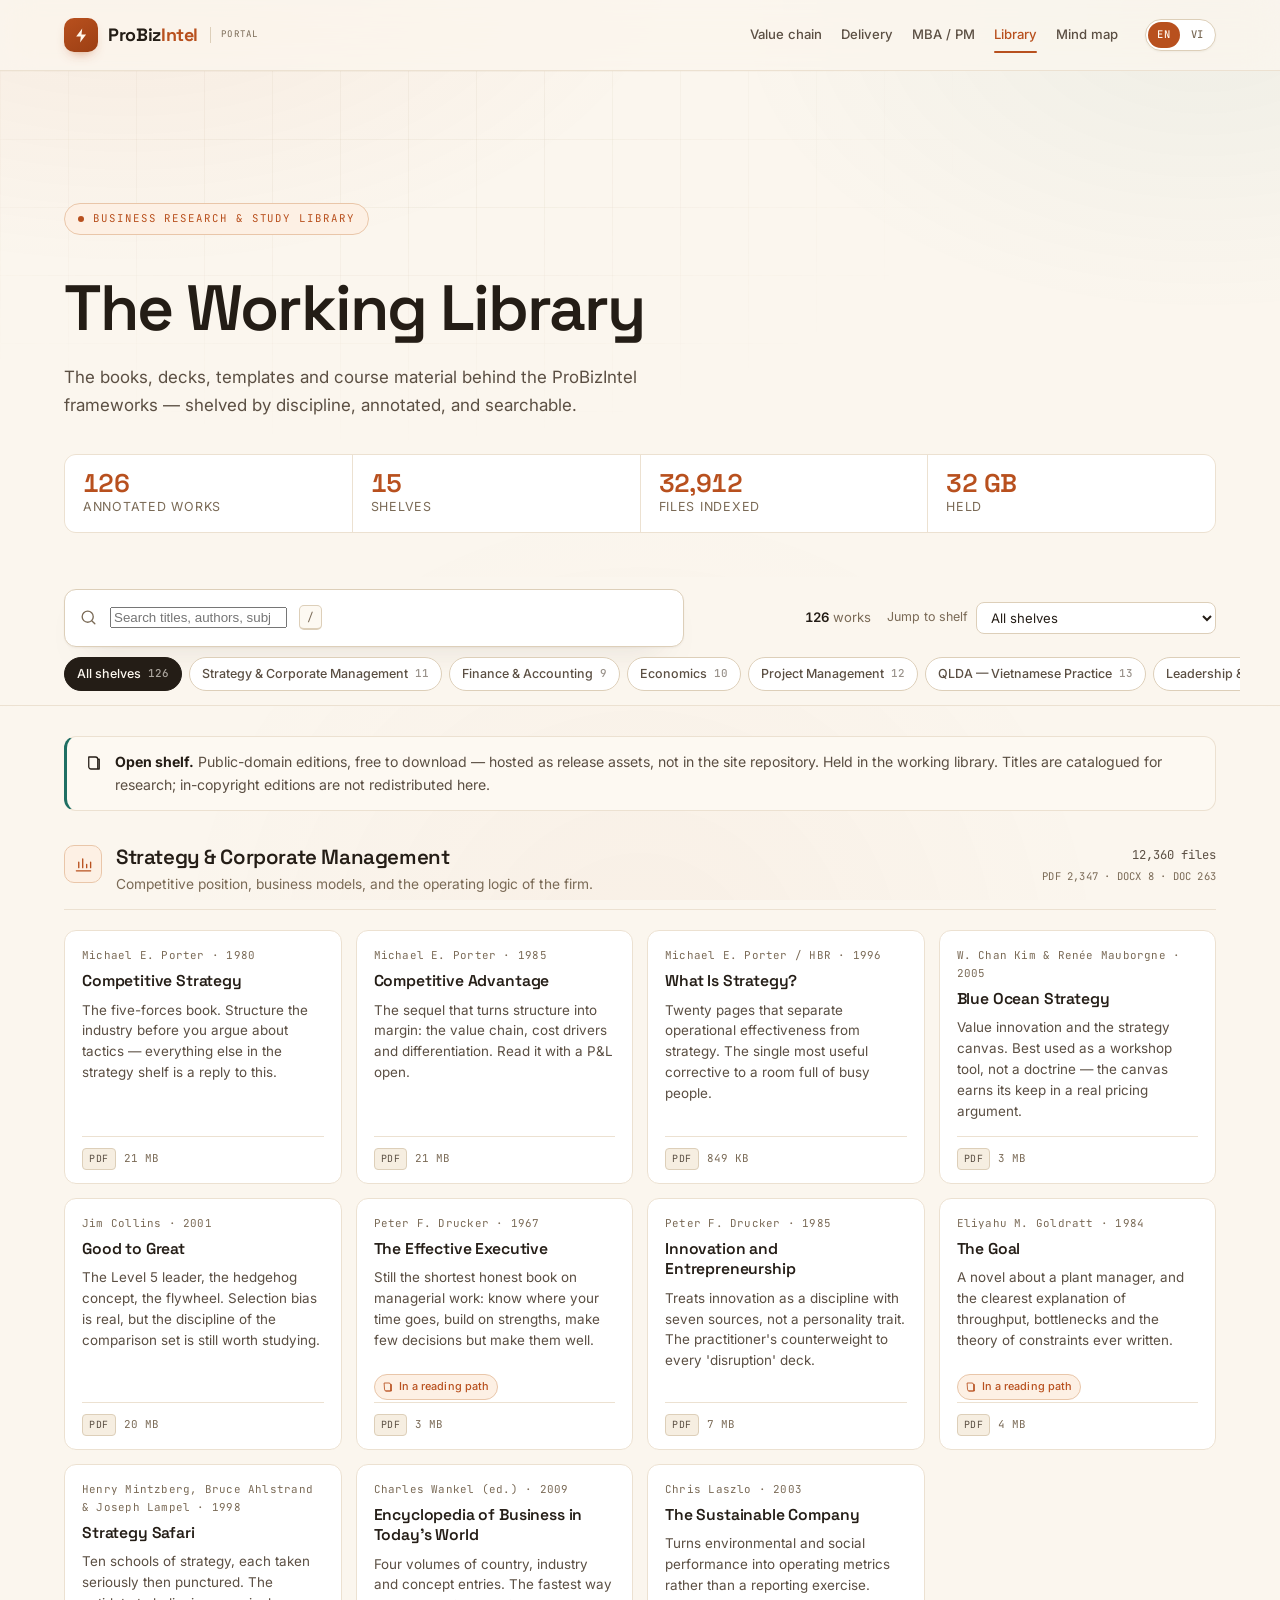
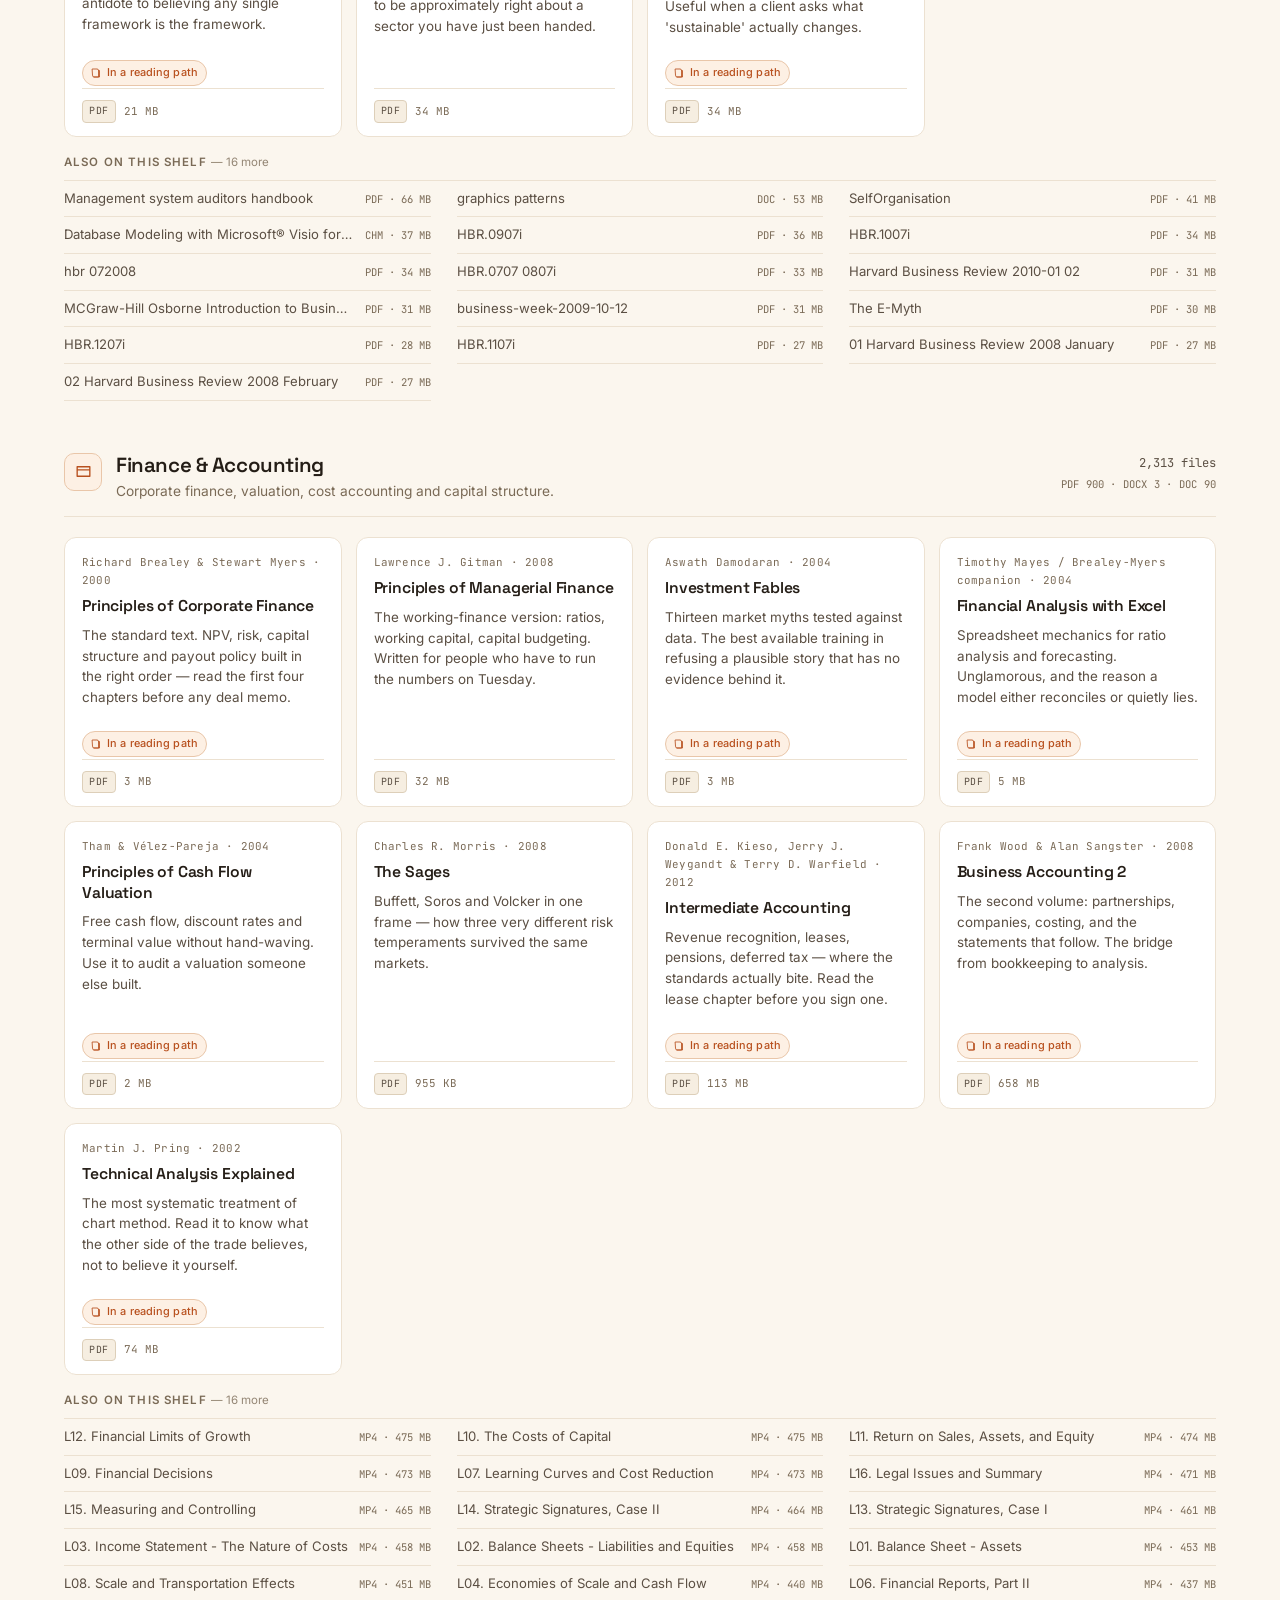
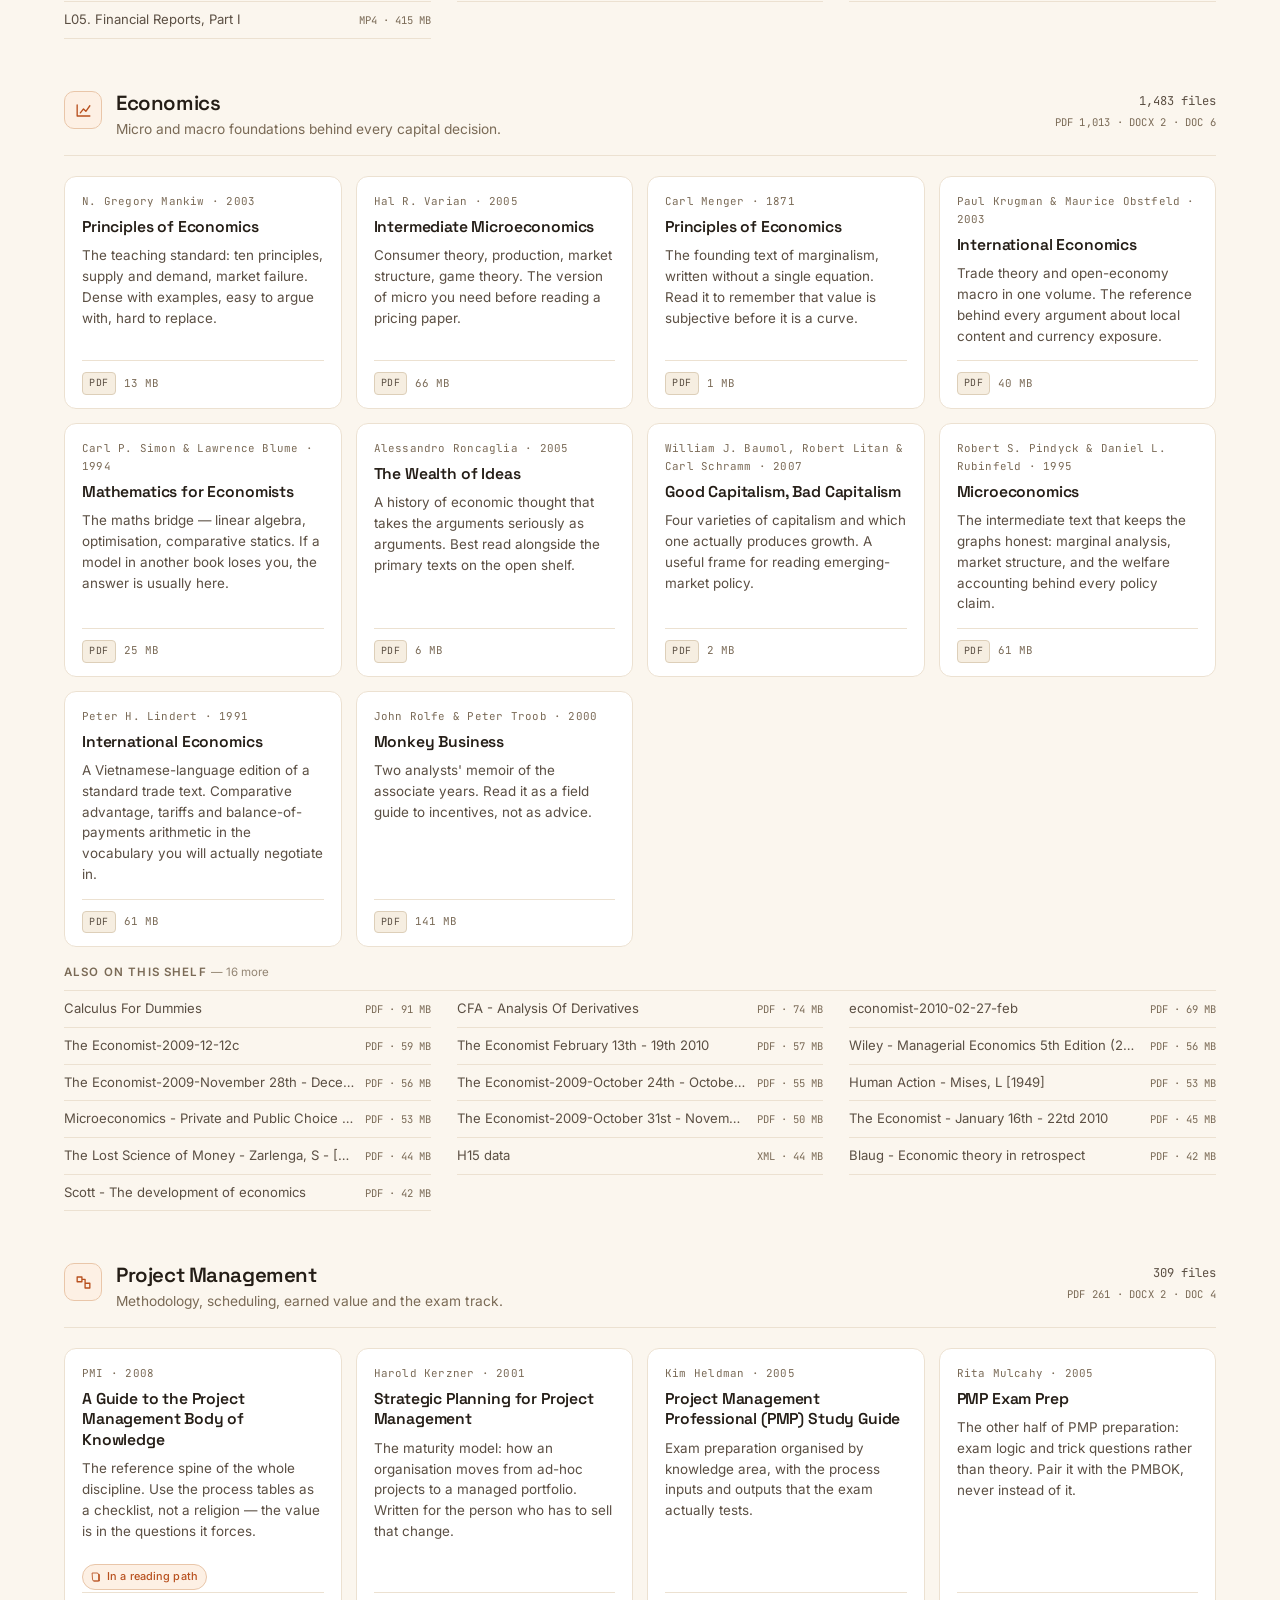
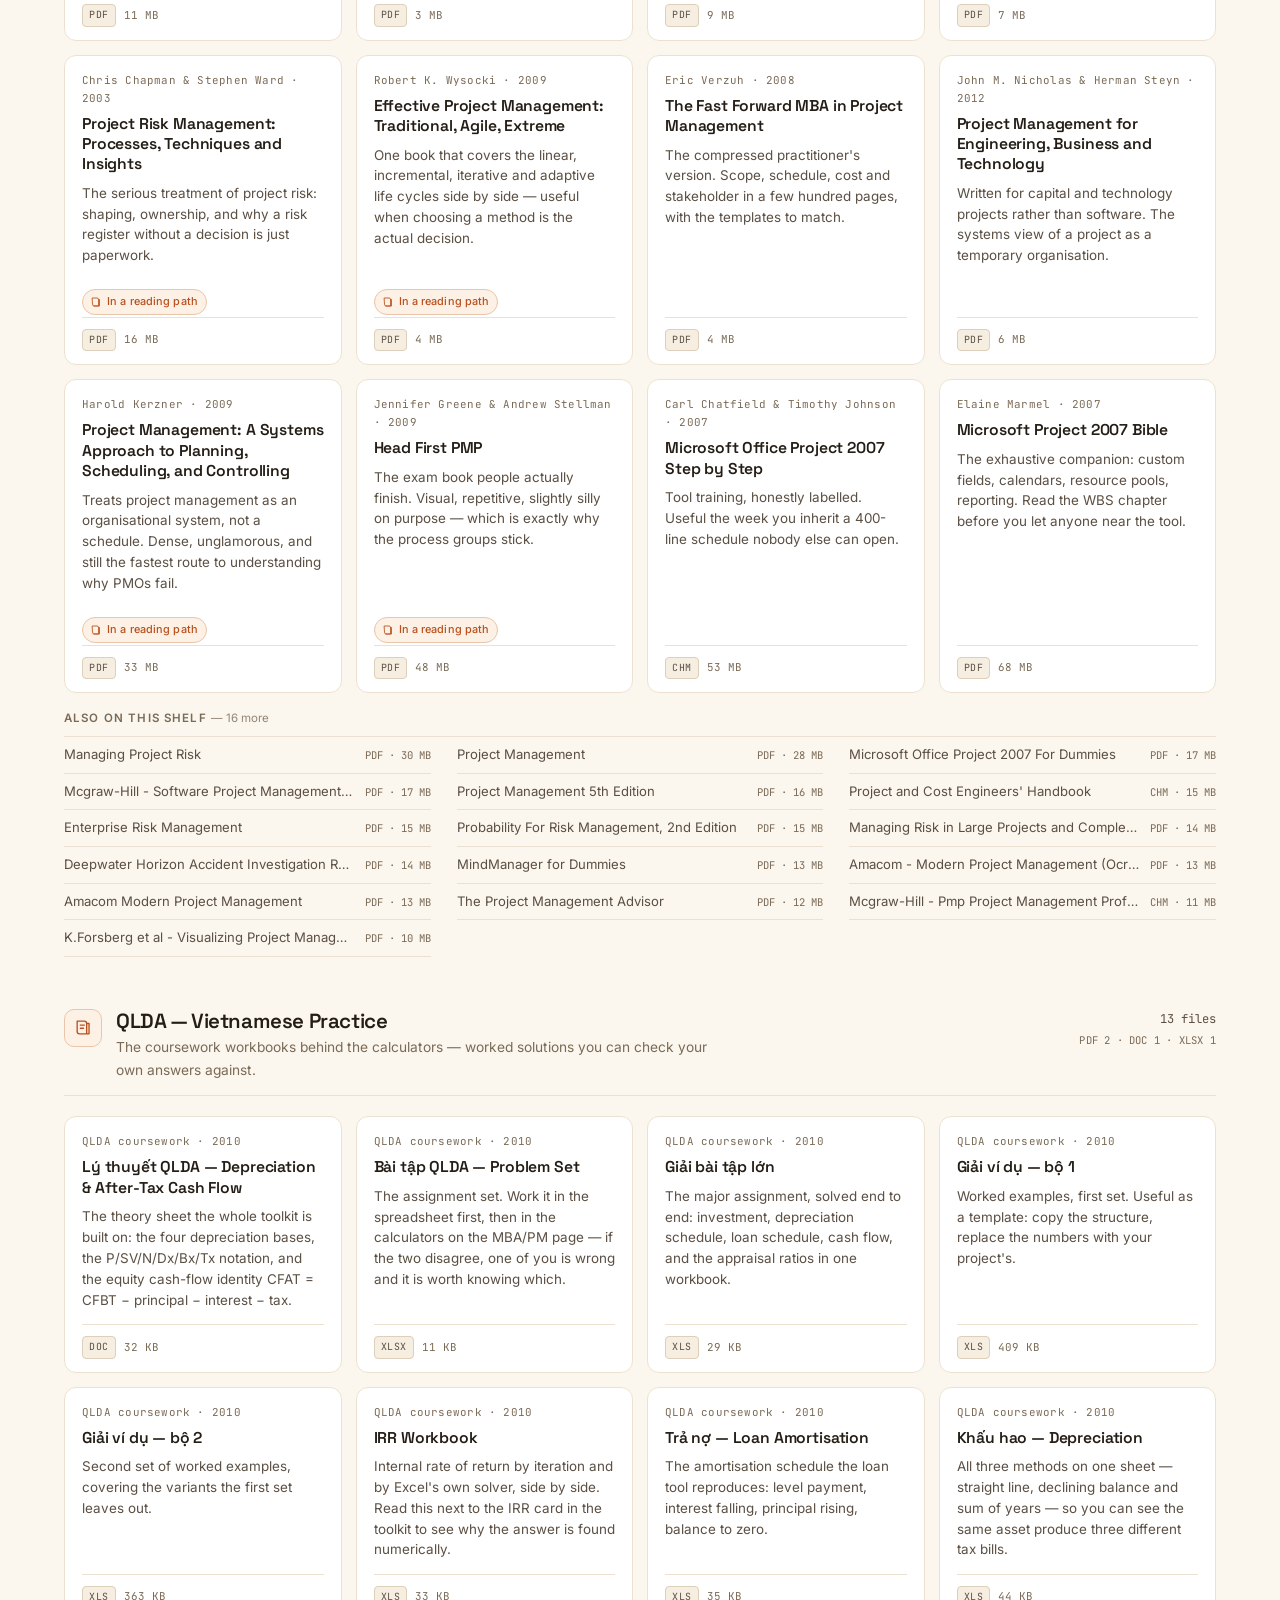
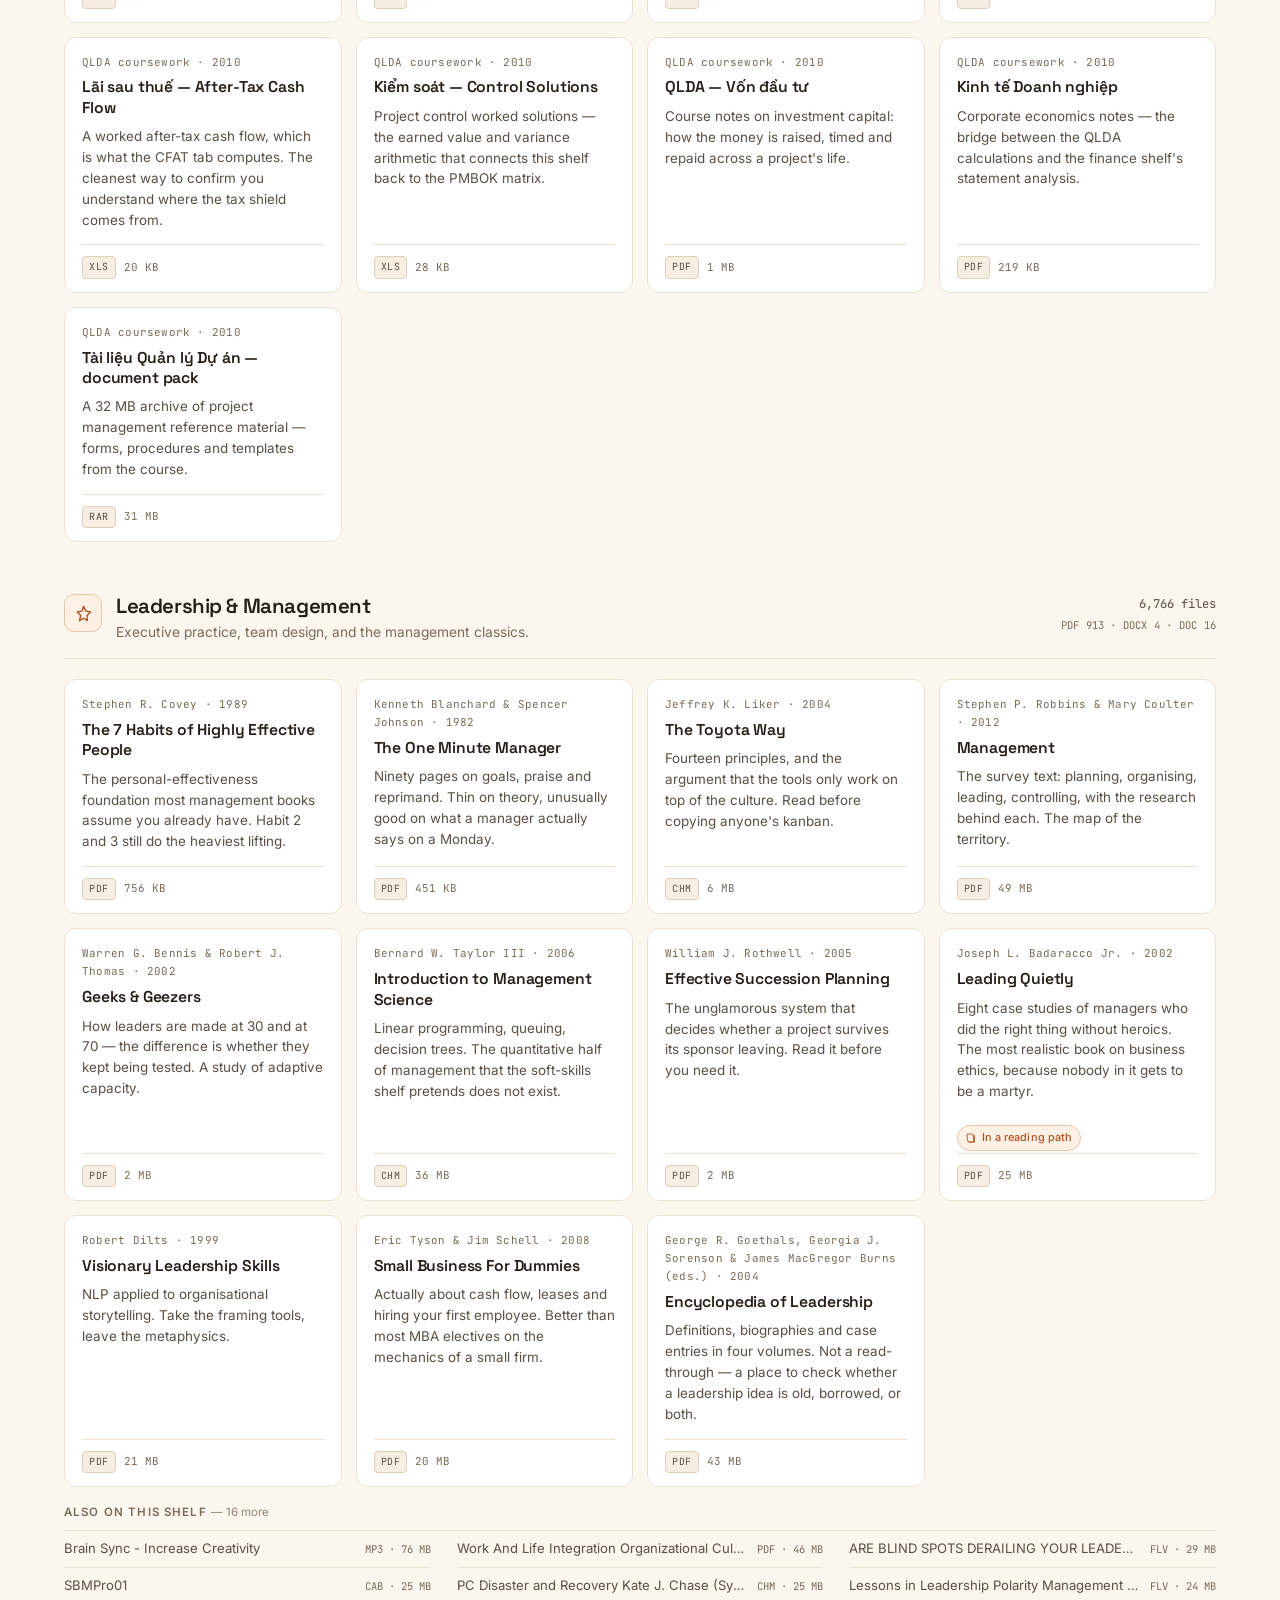
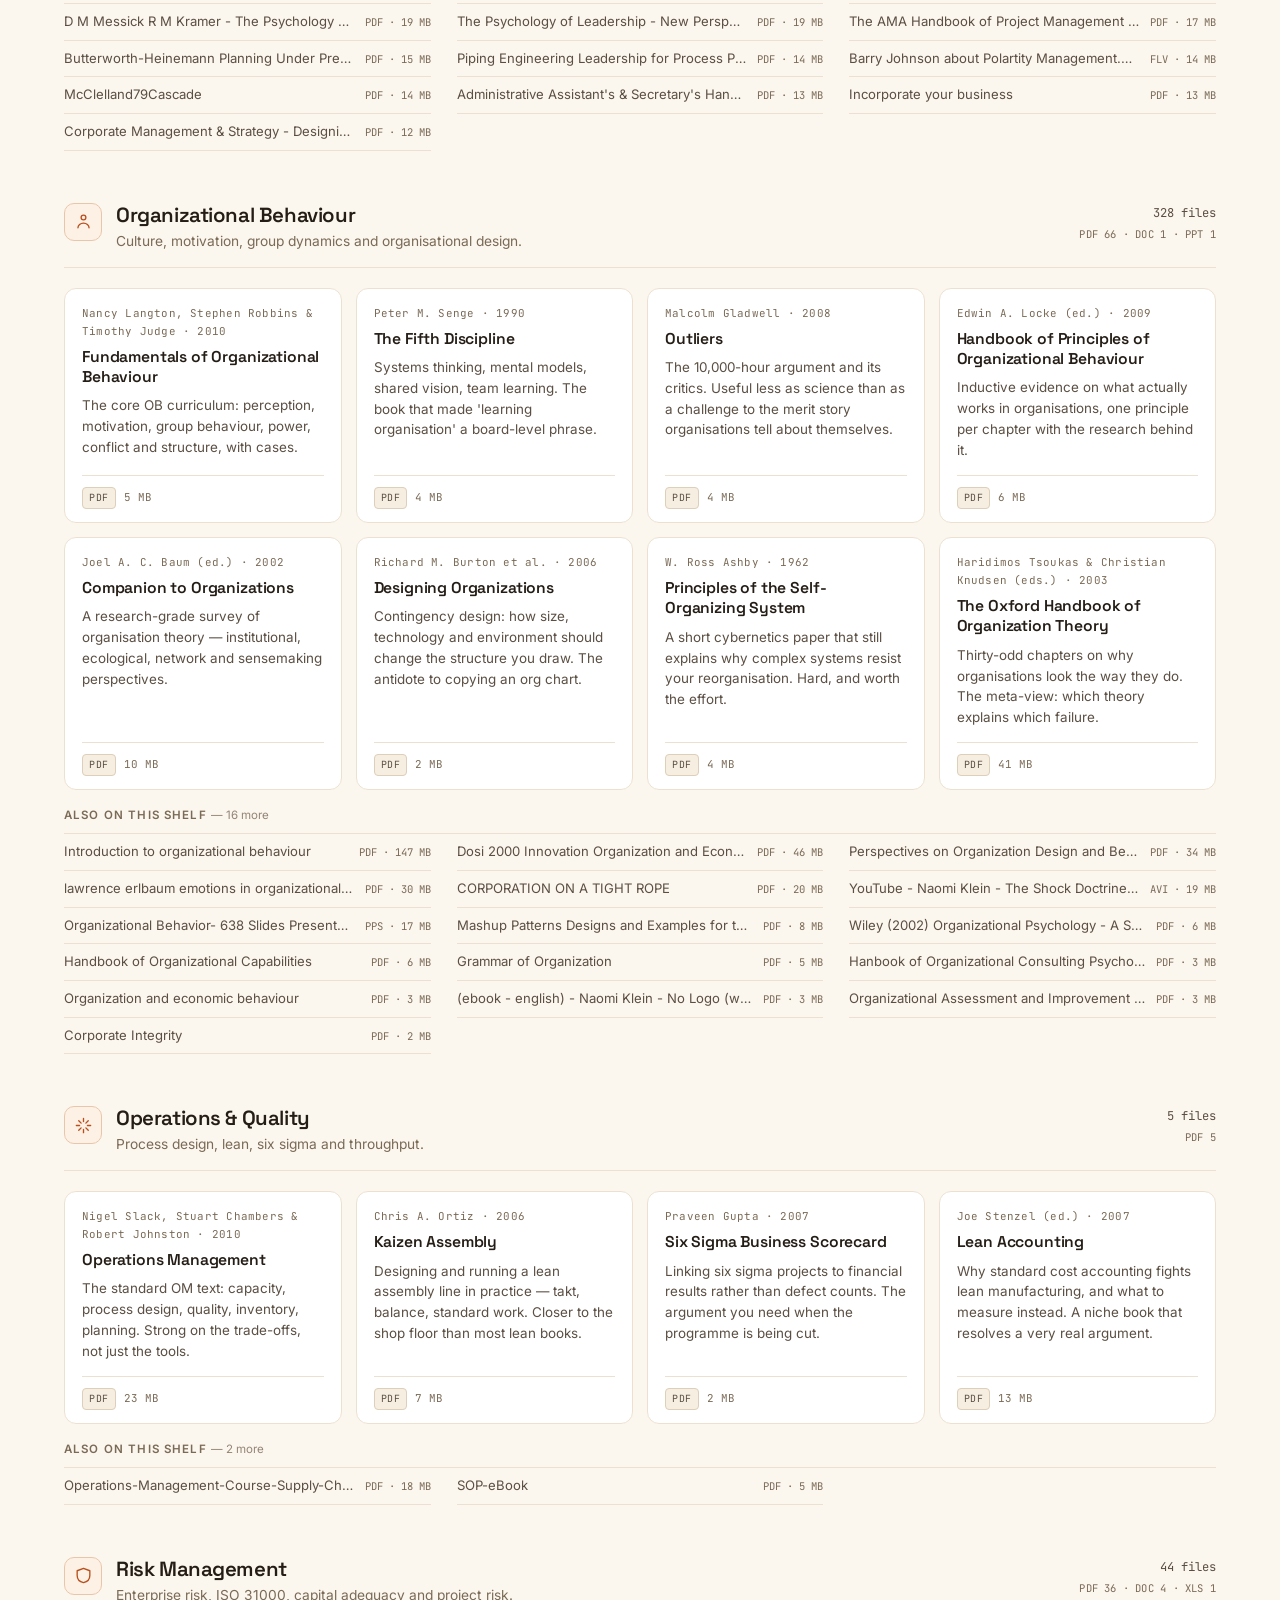
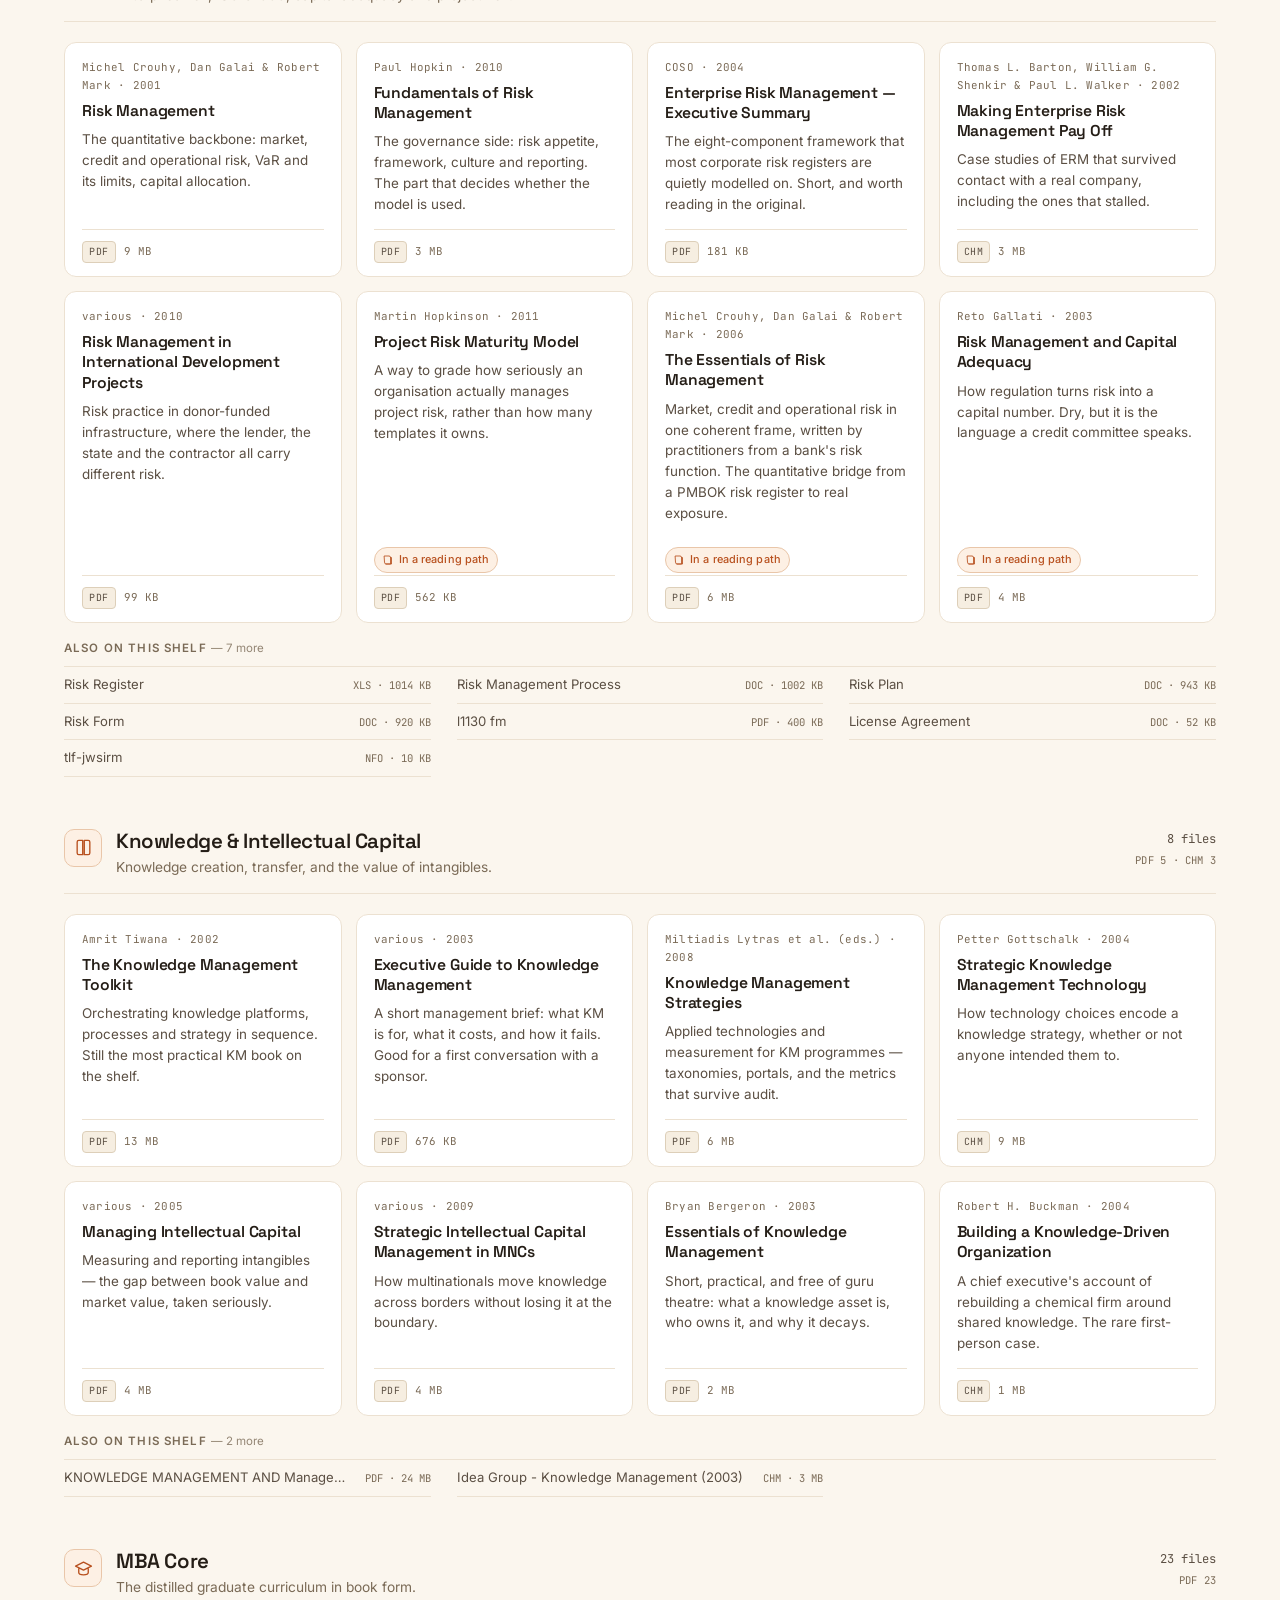
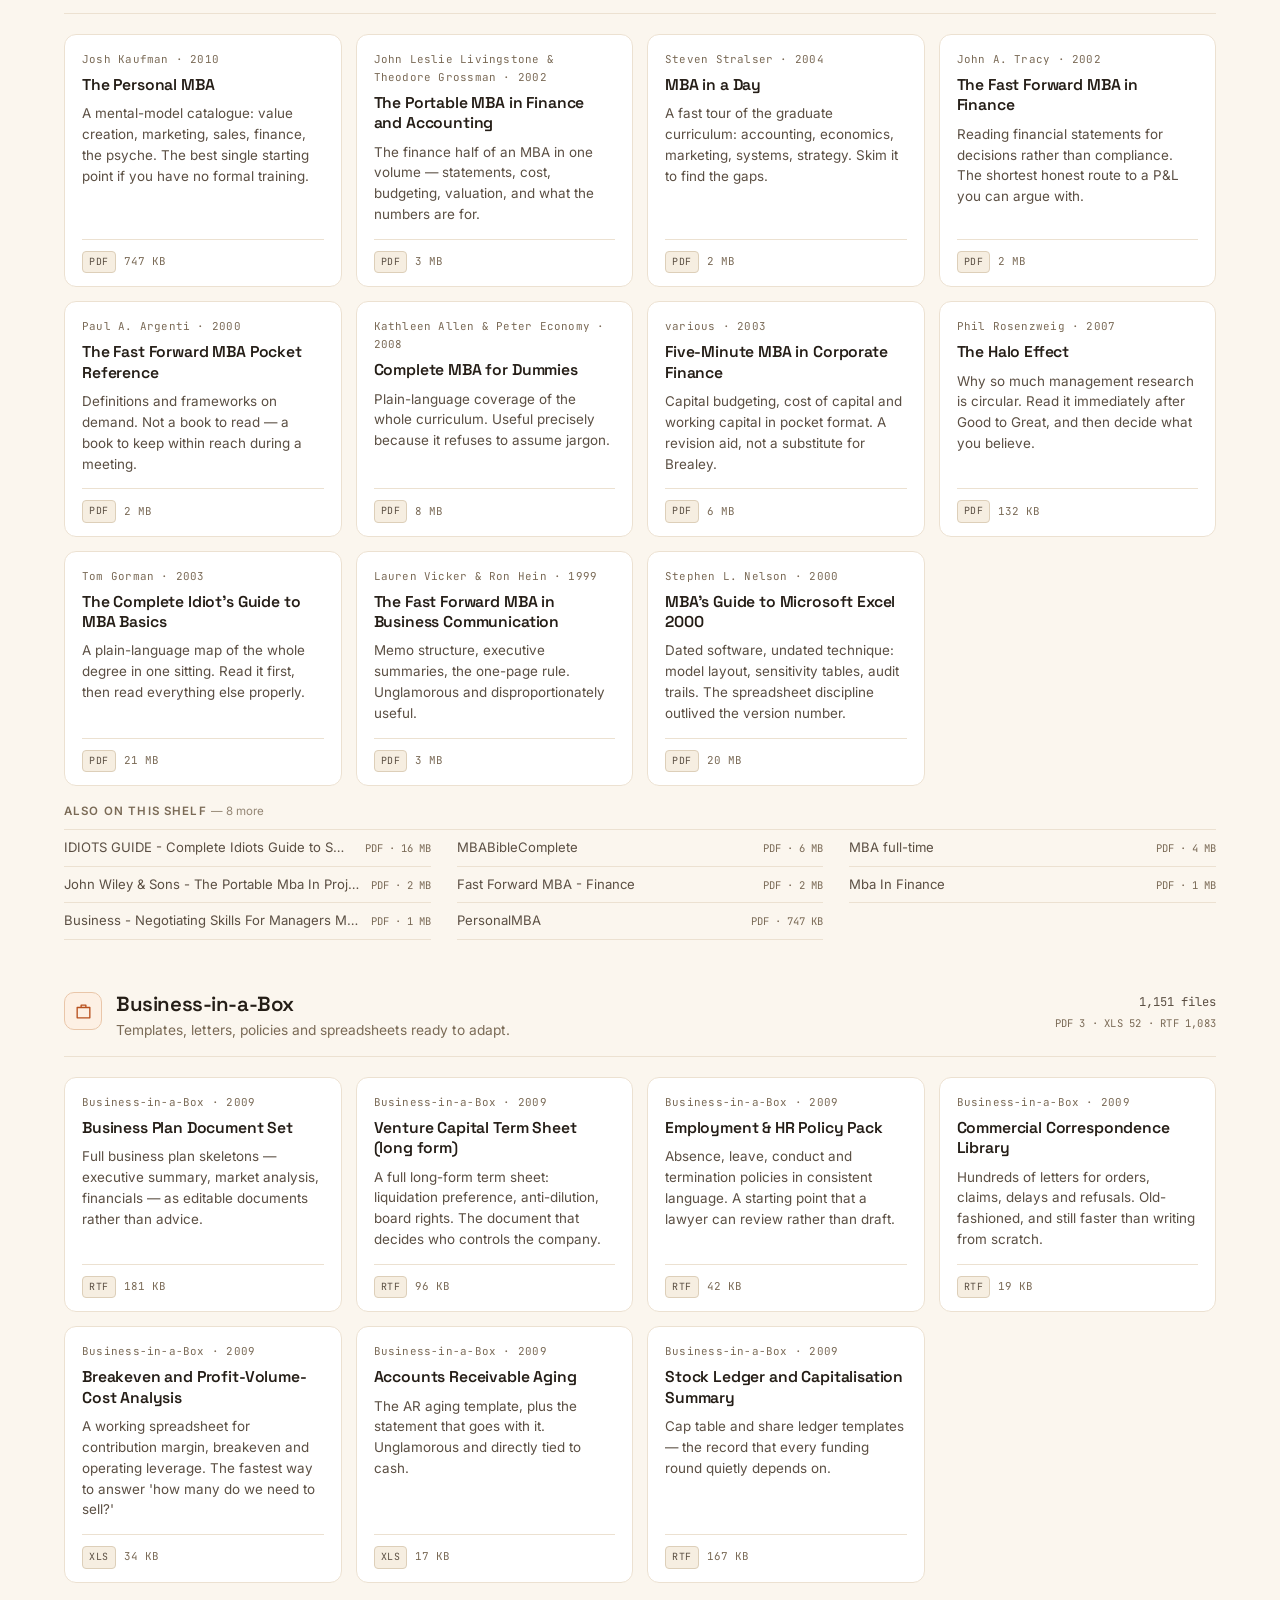
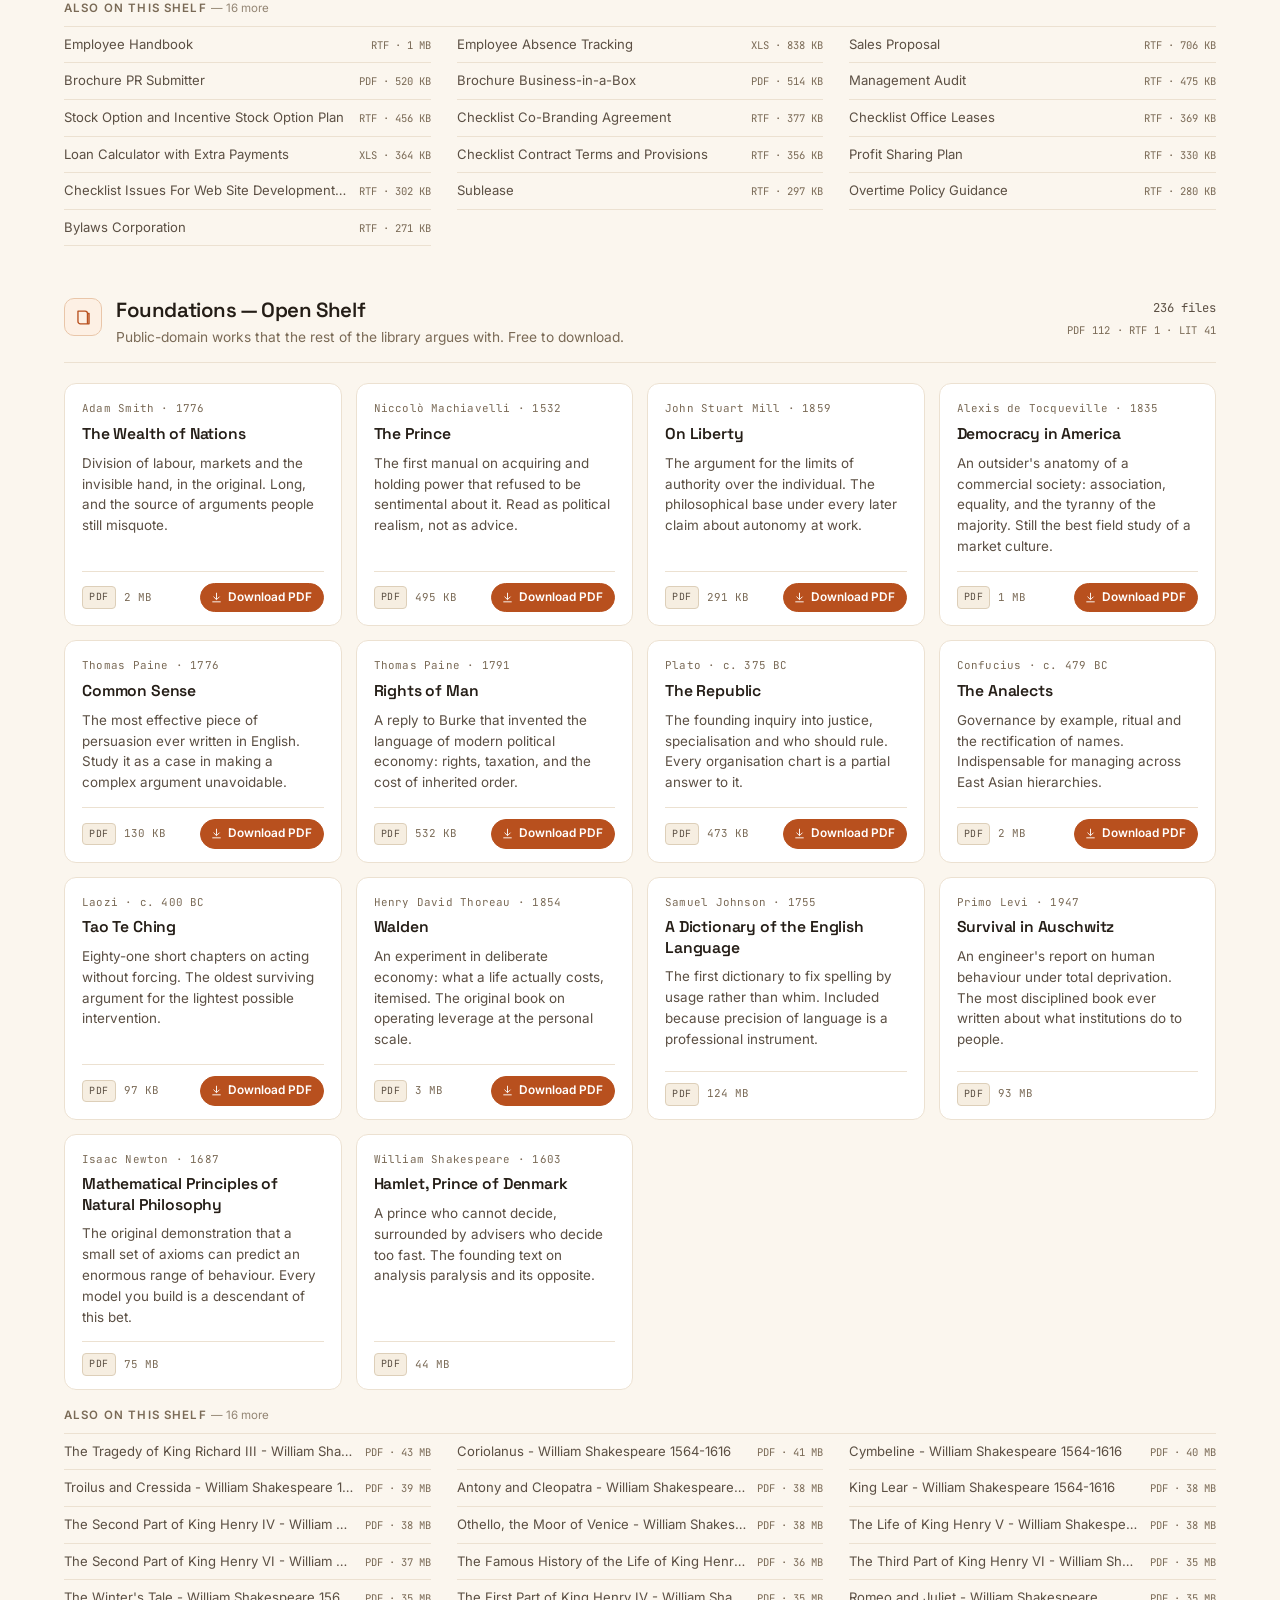
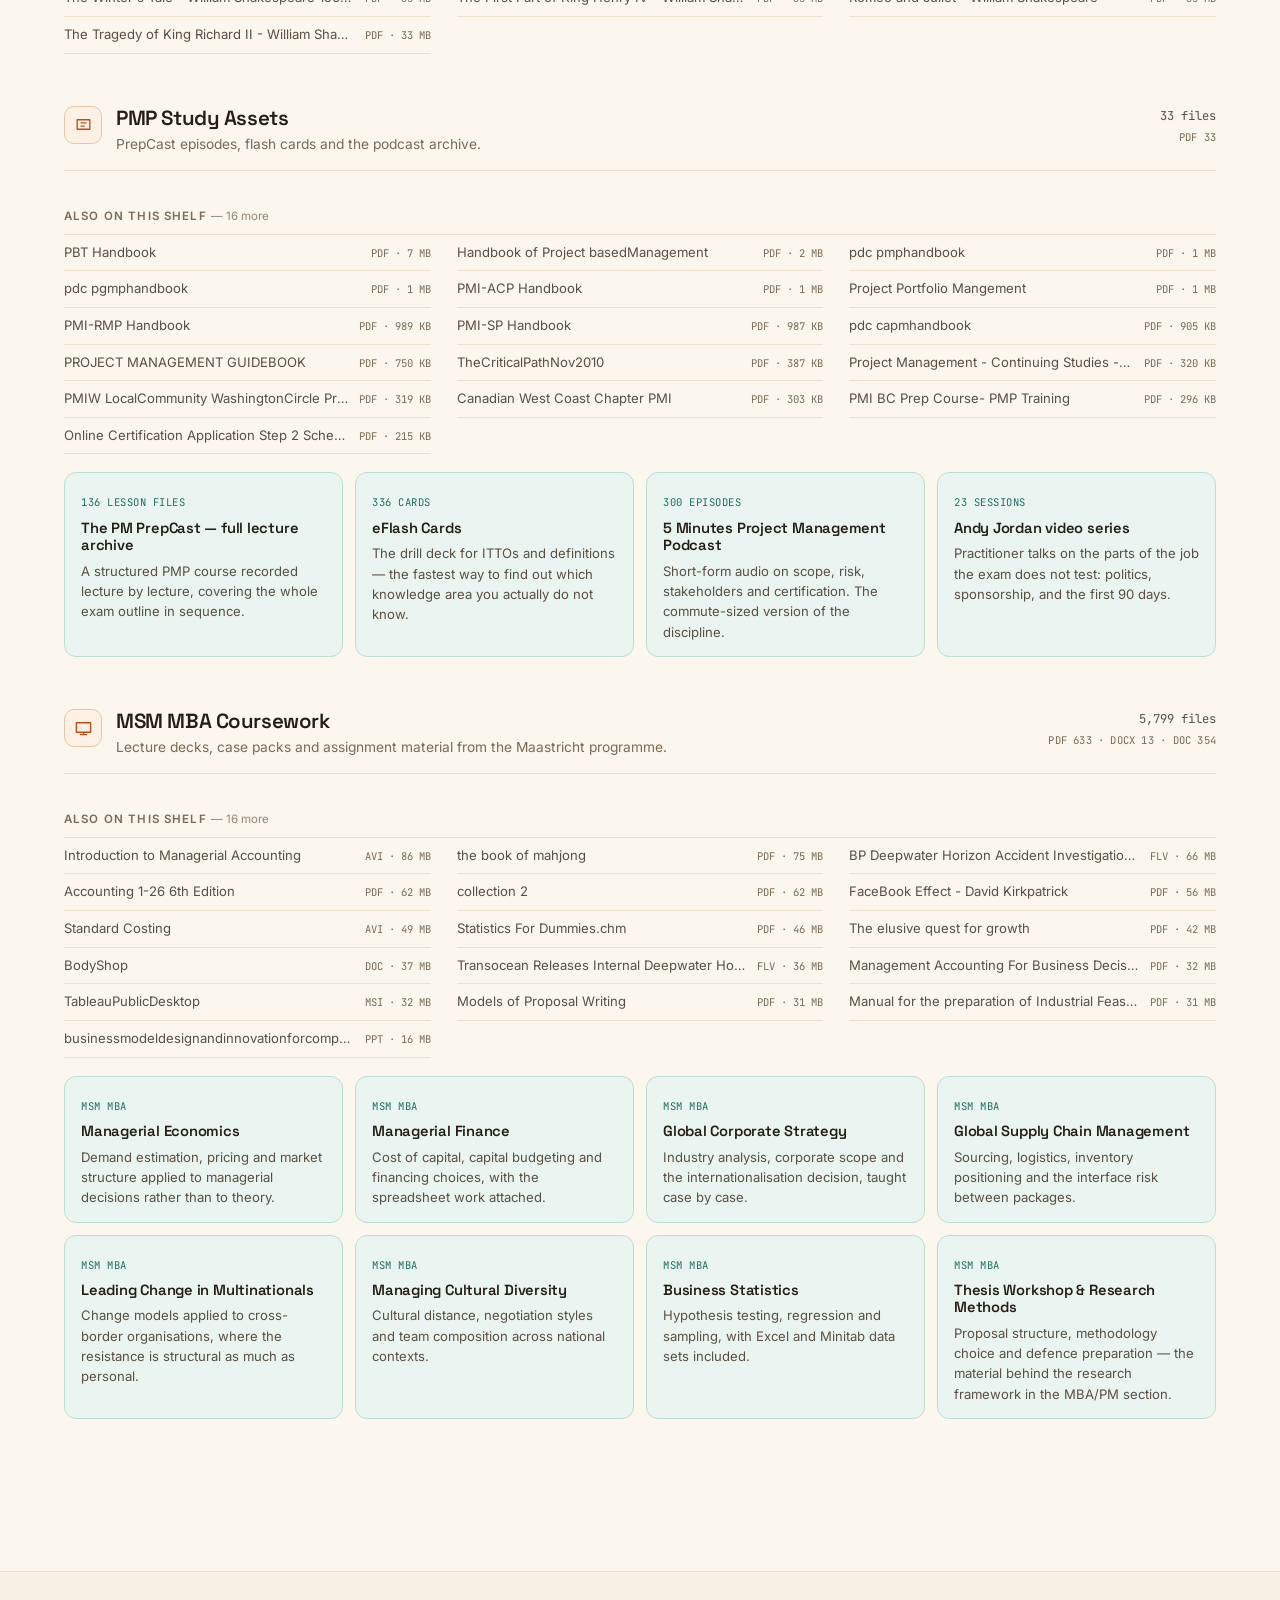
<file: books/index.html>
<!DOCTYPE html>
<html lang="en">
<head>
<meta charset="UTF-8">
<meta name="viewport" content="width=device-width, initial-scale=1.0">
<title>Library | ProBizIntel</title>
<meta name="description" content="126 annotated works across 15 shelves — strategy, finance, economics, project management, risk and the MBA core, indexed against 32,912 files.">
<meta name="theme-color" content="#fbf6ee">
<link rel="canonical" href="https://probizintel.github.io/books/">
<meta property="og:site_name" content="ProBizIntel">
<meta property="og:title" content="Library | ProBizIntel">
<meta property="og:description" content="126 annotated works across 15 shelves — strategy, finance, economics, project management, risk and the MBA core, indexed against 32,912 files.">
<meta property="og:type" content="website">
<meta property="og:url" content="https://probizintel.github.io/books/">
<meta property="og:image" content="https://probizintel.github.io/assets/og.png">
<meta property="og:image:width" content="1200">
<meta property="og:image:height" content="630">
<meta property="og:image:alt" content="ProBizIntel — where capital, risk and execution meet: an MBA and project-management knowledge base, a curated research library, and one interactive map.">
<meta property="og:locale" content="en_US">
<meta property="og:locale:alternate" content="vi_VN">
<meta name="twitter:card" content="summary_large_image">
<meta name="twitter:title" content="Library | ProBizIntel">
<meta name="twitter:description" content="126 annotated works across 15 shelves — strategy, finance, economics, project management, risk and the MBA core, indexed against 32,912 files.">
<meta name="twitter:image" content="https://probizintel.github.io/assets/og.png">
<link rel="icon" href="/favicon.svg" type="image/svg+xml">
<link rel="apple-touch-icon" href="/assets/apple-touch-icon.png">
<script type="application/ld+json">
{"@context": "https://schema.org", "@type": "CollectionPage", "@id": "https://probizintel.github.io/books/#webpage", "url": "https://probizintel.github.io/books/", "name": "Library | ProBizIntel", "description": "126 annotated works across 15 shelves — strategy, finance, economics, project management, risk and the MBA core, indexed against 32,912 files.", "inLanguage": ["en"], "isPartOf": {"@id": "https://probizintel.github.io/#website"}, "mainEntity": {"@type": "ItemList", "numberOfItems": 126, "name": "Annotated works"}, "publisher": {"@type": "Organization", "name": "ProBizIntel", "url": "https://probizintel.github.io/"}}
</script>
<link rel="preconnect" href="https://fonts.googleapis.com">
<link rel="preconnect" href="https://fonts.gstatic.com" crossorigin>
<link href="https://fonts.googleapis.com/css2?family=Space+Grotesk:wght@400;500;600;700&family=Inter:wght@400;500;600;700&family=JetBrains+Mono:wght@400;500&display=swap" rel="stylesheet">
<link rel="stylesheet" href="../style.css">
<link rel="stylesheet" href="library.css">
</head>
<body class="lib-page">
<div class="scroll-progress" id="scrollProgress" aria-hidden="true"></div>

<svg class="sprite" aria-hidden="true" focusable="false">
  <symbol id="i-bolt" viewBox="0 0 24 24"><path d="M13 2 4.5 13.5H11l-1 8.5 8.5-11.5H12z"/></symbol>
  <symbol id="i-search" viewBox="0 0 24 24"><circle cx="11" cy="11" r="7"/><path d="m20 20-3.6-3.6"/></symbol>
  <symbol id="i-close" viewBox="0 0 24 24"><path d="M6 6l12 12M18 6 6 18"/></symbol>
  <symbol id="i-menu" viewBox="0 0 24 24"><path d="M4 7h16M4 12h16M4 17h16"/></symbol>
  <symbol id="i-up" viewBox="0 0 24 24"><path d="M12 20V5M6 11l6-6 6 6"/></symbol>
  <symbol id="i-dl" viewBox="0 0 24 24"><path d="M12 4v11M7 11l5 5 5-5M5 20h14"/></symbol>
  <symbol id="i-book" viewBox="0 0 24 24"><path d="M5 4h9a3 3 0 013 3v13H8a3 3 0 01-3-3zM17 7h2v13H8"/></symbol>
</svg>

<header class="site-header" id="siteHeader">
  <div class="header-inner">
    <a class="brand" href="../index.html" aria-label="ProBizIntel">
      <span class="brand-mark"><svg class="ico"><use href="#i-bolt"/></svg></span>
      <span class="brand-text">ProBiz<span class="accent">Intel</span></span>
      <span class="brand-tag">Portal</span>
    </a>
    <nav class="nav" id="nav" aria-label="Primary">
      <a class="nav-link" href="../index.html#chain">Value chain</a>
      <a class="nav-link" href="../index.html#delivery">Delivery</a>
      <a class="nav-link" href="../MBAPM/index.html">MBA / PM</a>
      <a class="nav-link is-active" aria-current="page" href="index.html">Library</a>
      <a class="nav-link" href="../mindmap/index.html">Mind map</a>
    </nav>
    <div class="header-actions">
      <div class="lang-switch" role="group" aria-label="Language / Ngôn ngữ">
        <a class="lang-btn is-active" aria-current="page" href="index.html" style="text-decoration:none">EN</a>
        <a class="lang-btn " href="../vi/books/index.html" style="text-decoration:none">VI</a>
      </div>
      <button class="icon-btn menu-btn" id="menuBtn" type="button" aria-label="Menu" aria-expanded="false" aria-controls="nav">
        <svg class="ico"><use href="#i-menu"/></svg>
      </button>
    </div>
  </div>
</header>

<main id="main">
<section class="lib-hero">
  <div class="hero-grid" aria-hidden="true"></div>
  <div class="container">
    <p class="kicker"><span class="pulse"></span> Business research &amp; study library</p>
    <h1>The Working Library</h1>
    <p class="lede">The books, decks, templates and course material behind the ProBizIntel frameworks — shelved by discipline, annotated, and searchable.</p>
    <dl class="lib-stats">
      <div class="stat"><dt>126</dt><dd>annotated works</dd></div>
      <div class="stat"><dt>15</dt><dd>shelves</dd></div>
      <div class="stat"><dt>32,912</dt><dd>files indexed</dd></div>
      <div class="stat"><dt>32 GB</dt><dd>held</dd></div>
    </dl>
  </div>
</section>

<div class="lib-bar" id="libBar">
  <div class="container lib-bar-inner">
    <div class="search-shell">
      <svg class="ico search-ico"><use href="#i-search"/></svg>
      <input type="search" id="libSearch" placeholder="Search titles, authors, subjects…" autocomplete="off" aria-label="Search the library">
      <button class="search-clear" id="libClear" type="button" aria-label="Clear" hidden><svg class="ico"><use href="#i-close"/></svg></button>
      <kbd class="search-kbd">/</kbd>
    </div>
    <div class="lib-bar-meta">
      <span class="lib-count" id="libCount" aria-live="polite"></span>
      <label class="jump">
        <span>Jump to shelf</span>
        <select id="libJump">
          <option value="all">All shelves</option>          <option value="shelf-strategy">Strategy &amp; Corporate Management (12360)</option>          <option value="shelf-finance">Finance &amp; Accounting (2313)</option>          <option value="shelf-economics">Economics (1483)</option>          <option value="shelf-project-management">Project Management (309)</option>          <option value="shelf-qlda">QLDA — Vietnamese Practice (13)</option>          <option value="shelf-leadership">Leadership &amp; Management (6766)</option>          <option value="shelf-ob">Organizational Behaviour (328)</option>          <option value="shelf-operations">Operations &amp; Quality (5)</option>          <option value="shelf-risk">Risk Management (44)</option>          <option value="shelf-knowledge">Knowledge &amp; Intellectual Capital (8)</option>          <option value="shelf-mba">MBA Core (23)</option>          <option value="shelf-toolkits">Business-in-a-Box (1151)</option>          <option value="shelf-classics">Foundations — Open Shelf (236)</option>          <option value="shelf-pmp">PMP Study Assets (33)</option>          <option value="shelf-coursework">MSM MBA Coursework (5799)</option>        </select>
      </label>
    </div>
  </div>
  <div class="container pill-row" id="libPills">    <button class="cat-pill is-active" type="button" data-filter="all">All shelves<span class="n">126</span></button>    <button class="cat-pill" type="button" data-filter="strategy">Strategy &amp; Corporate Management<span class="n">11</span></button>    <button class="cat-pill" type="button" data-filter="finance">Finance &amp; Accounting<span class="n">9</span></button>    <button class="cat-pill" type="button" data-filter="economics">Economics<span class="n">10</span></button>    <button class="cat-pill" type="button" data-filter="project-management">Project Management<span class="n">12</span></button>    <button class="cat-pill" type="button" data-filter="qlda">QLDA — Vietnamese Practice<span class="n">13</span></button>    <button class="cat-pill" type="button" data-filter="leadership">Leadership &amp; Management<span class="n">11</span></button>    <button class="cat-pill" type="button" data-filter="ob">Organizational Behaviour<span class="n">8</span></button>    <button class="cat-pill" type="button" data-filter="operations">Operations &amp; Quality<span class="n">4</span></button>    <button class="cat-pill" type="button" data-filter="risk">Risk Management<span class="n">8</span></button>    <button class="cat-pill" type="button" data-filter="knowledge">Knowledge &amp; Intellectual Capital<span class="n">8</span></button>    <button class="cat-pill" type="button" data-filter="mba">MBA Core<span class="n">11</span></button>    <button class="cat-pill" type="button" data-filter="toolkits">Business-in-a-Box<span class="n">7</span></button>    <button class="cat-pill" type="button" data-filter="classics">Foundations — Open Shelf<span class="n">14</span></button>    <button class="cat-pill" type="button" data-filter="pmp">PMP Study Assets<span class="n">4</span></button>    <button class="cat-pill" type="button" data-filter="coursework">MSM MBA Coursework<span class="n">8</span></button>  </div>
</div>
<div class="container lib-body">
  <aside class="lib-note">
    <svg class="ico"><use href="#i-book"/></svg>
    <p><strong>Open shelf.</strong> Public-domain editions, free to download — hosted as release assets, not in the site repository. Held in the working library. Titles are catalogued for research; in-copyright editions are not redistributed here.</p>
  </aside>

  <section class="shelf" id="shelf-strategy" data-shelf="strategy">
    <div class="shelf-head">
      <span class="shelf-ico"><svg class="ico" viewBox="0 0 24 24" fill="none" stroke="currentColor" stroke-width="1.6" stroke-linecap="round" stroke-linejoin="round"><path d="M3 20h18M6 16V9M11 16V5M16 16v-4M21 16v-7"/></svg></span>
      <div class="shelf-title">
        <h2>Strategy &amp; Corporate Management</h2>
        <p class="shelf-sub">Competitive position, business models, and the operating logic of the firm.</p>
      </div>
      <div class="shelf-meta">
        <span class="shelf-count">12,360 files</span>
        <span class="shelf-fmt">PDF 2,347 · DOCX 8 · DOC 263</span>
      </div>
    </div>
    <div class="work-grid">
      <article class="work" id="w-strategy-competitive-strategy" data-shelf="strategy" data-text="competitive strategy michael e porter 1980 strategy corporate management chi n l c qu n tr doanh nghi p the five forces book structure the industry before you argue about tactics everything else in the strategy shelf is a reply to this cu n s ch v n m p l c c nh tranh h y ph n t ch c u tr c ng nh tr c khi b n chi n thu t m i th kh c tr n k chi n l c u l ph n h i cho cu n n y">
        <span class="work-meta">Michael E. Porter · 1980</span>
        <h3>Competitive Strategy</h3>
        <p>The five-forces book. Structure the industry before you argue about tactics — everything else in the strategy shelf is a reply to this.</p>
        
        <div class="work-foot">
          <span class="fmt-badge">PDF</span>
          <span class="work-size">21 MB</span>
          
        </div>
      </article>
      <article class="work" id="w-strategy-competitive-advantage" data-shelf="strategy" data-text="competitive advantage michael e porter 1985 strategy corporate management chi n l c qu n tr doanh nghi p the sequel that turns structure into margin the value chain cost drivers and differentiation read it with a p l open ph n ti p theo bi n c u tr c ng nh th nh bi n l i nhu n chu i gi tr c c y u t chi ph v kh c bi t h a n n c k m b o c o l i l">
        <span class="work-meta">Michael E. Porter · 1985</span>
        <h3>Competitive Advantage</h3>
        <p>The sequel that turns structure into margin: the value chain, cost drivers and differentiation. Read it with a P&amp;L open.</p>
        
        <div class="work-foot">
          <span class="fmt-badge">PDF</span>
          <span class="work-size">21 MB</span>
          
        </div>
      </article>
      <article class="work" id="w-strategy-what-is-strategy" data-shelf="strategy" data-text="what is strategy michael e porter hbr 1996 strategy corporate management chi n l c qu n tr doanh nghi p twenty pages that separate operational effectiveness from strategy the single most useful corrective to a room full of busy people hai m i trang ph n bi t hi u qu v n h nh v i chi n l c li u thu c ch nh s a h u ch nh t cho m t c n ph ng to n ng i b n r n">
        <span class="work-meta">Michael E. Porter / HBR · 1996</span>
        <h3>What Is Strategy?</h3>
        <p>Twenty pages that separate operational effectiveness from strategy. The single most useful corrective to a room full of busy people.</p>
        
        <div class="work-foot">
          <span class="fmt-badge">PDF</span>
          <span class="work-size">849 KB</span>
          
        </div>
      </article>
      <article class="work" id="w-strategy-blue-ocean-strategy" data-shelf="strategy" data-text="blue ocean strategy w chan kim ren e mauborgne 2005 strategy corporate management chi n l c qu n tr doanh nghi p value innovation and the strategy canvas best used as a workshop tool not a doctrine the canvas earns its keep in a real pricing argument i m i gi tr v khung v chi n l c d ng t t nh t nh c ng c h i th o kh ng ph i gi o i u khung v s ch ng minh gi tr trong m t cu c tranh lu n gi th c t">
        <span class="work-meta">W. Chan Kim &amp; Renée Mauborgne · 2005</span>
        <h3>Blue Ocean Strategy</h3>
        <p>Value innovation and the strategy canvas. Best used as a workshop tool, not a doctrine — the canvas earns its keep in a real pricing argument.</p>
        
        <div class="work-foot">
          <span class="fmt-badge">PDF</span>
          <span class="work-size">3 MB</span>
          
        </div>
      </article>
      <article class="work" id="w-strategy-good-to-great" data-shelf="strategy" data-text="good to great jim collins 2001 strategy corporate management chi n l c qu n tr doanh nghi p the level 5 leader the hedgehog concept the flywheel selection bias is real but the discipline of the comparison set is still worth studying l nh o c p 5 kh i ni m nh m b nh thi n l ch ch n m u l c th t nh ng k lu t c a nh m so s nh v n ng nghi n c u">
        <span class="work-meta">Jim Collins · 2001</span>
        <h3>Good to Great</h3>
        <p>The Level 5 leader, the hedgehog concept, the flywheel. Selection bias is real, but the discipline of the comparison set is still worth studying.</p>
        
        <div class="work-foot">
          <span class="fmt-badge">PDF</span>
          <span class="work-size">20 MB</span>
          
        </div>
      </article>
      <article class="work" id="w-strategy-the-effective-executive" data-shelf="strategy" data-text="the effective executive peter f drucker 1967 strategy corporate management chi n l c qu n tr doanh nghi p still the shortest honest book on managerial work know where your time goes build on strengths make few decisions but make them well v n l cu n s ch trung th c ng n nh t v c ng vi c qu n l bi t th i gian i u x y tr n i m m nh ra t quy t nh nh ng ra ng">
        <span class="work-meta">Peter F. Drucker · 1967</span>
        <h3>The Effective Executive</h3>
        <p>Still the shortest honest book on managerial work: know where your time goes, build on strengths, make few decisions but make them well.</p>
        <a class="work-path" href="../MBAPM/index.html#paths"><svg class="ico"><use href="#i-book"/></svg>In a reading path</a>
        <div class="work-foot">
          <span class="fmt-badge">PDF</span>
          <span class="work-size">3 MB</span>
          
        </div>
      </article>
      <article class="work" id="w-strategy-innovation-and-entrepreneurship" data-shelf="strategy" data-text="innovation and entrepreneurship peter f drucker 1985 strategy corporate management chi n l c qu n tr doanh nghi p treats innovation as a discipline with seven sources not a personality trait the practitioner s counterweight to every disruption deck xem i m i s ng t o l m t k lu t v i b y ngu n kh ng ph i t ch t i tr ng th c h nh cho m i b i thuy t tr nh v t ph">
        <span class="work-meta">Peter F. Drucker · 1985</span>
        <h3>Innovation and Entrepreneurship</h3>
        <p>Treats innovation as a discipline with seven sources, not a personality trait. The practitioner&#x27;s counterweight to every &#x27;disruption&#x27; deck.</p>
        
        <div class="work-foot">
          <span class="fmt-badge">PDF</span>
          <span class="work-size">7 MB</span>
          
        </div>
      </article>
      <article class="work" id="w-strategy-the-goal" data-shelf="strategy" data-text="the goal eliyahu m goldratt 1984 strategy corporate management chi n l c qu n tr doanh nghi p a novel about a plant manager and the clearest explanation of throughput bottlenecks and the theory of constraints ever written m t ti u thuy t v qu n c nh m y v l l i gi i th ch r nh t v th ng l ng i m ngh n v l thuy t r ng bu c">
        <span class="work-meta">Eliyahu M. Goldratt · 1984</span>
        <h3>The Goal</h3>
        <p>A novel about a plant manager, and the clearest explanation of throughput, bottlenecks and the theory of constraints ever written.</p>
        <a class="work-path" href="../MBAPM/index.html#paths"><svg class="ico"><use href="#i-book"/></svg>In a reading path</a>
        <div class="work-foot">
          <span class="fmt-badge">PDF</span>
          <span class="work-size">4 MB</span>
          
        </div>
      </article>
      <article class="work" id="w-strategy-strategy-safari" data-shelf="strategy" data-text="strategy safari henry mintzberg bruce ahlstrand joseph lampel 1998 strategy corporate management chi n l c qu n tr doanh nghi p ten schools of strategy each taken seriously then punctured the antidote to believing any single framework is the framework m i tr ng ph i chi n l c m i tr ng ph i c xem tr ng r i b m x li u gi i c cho ni m tin r ng m t khung duy nh t l t t c">
        <span class="work-meta">Henry Mintzberg, Bruce Ahlstrand &amp; Joseph Lampel · 1998</span>
        <h3>Strategy Safari</h3>
        <p>Ten schools of strategy, each taken seriously then punctured. The antidote to believing any single framework is the framework.</p>
        <a class="work-path" href="../MBAPM/index.html#paths"><svg class="ico"><use href="#i-book"/></svg>In a reading path</a>
        <div class="work-foot">
          <span class="fmt-badge">PDF</span>
          <span class="work-size">21 MB</span>
          
        </div>
      </article>
      <article class="work" id="w-strategy-encyclopedia-of-business-in-today-s-world" data-shelf="strategy" data-text="encyclopedia of business in today s world charles wankel ed 2009 strategy corporate management chi n l c qu n tr doanh nghi p four volumes of country industry and concept entries the fastest way to be approximately right about a sector you have just been handed b n t p g m c c m c t v qu c gia ng nh v kh i ni m c ch nhanh nh t g n ng v m t ng nh b n v a c giao">
        <span class="work-meta">Charles Wankel (ed.) · 2009</span>
        <h3>Encyclopedia of Business in Today&#x27;s World</h3>
        <p>Four volumes of country, industry and concept entries. The fastest way to be approximately right about a sector you have just been handed.</p>
        
        <div class="work-foot">
          <span class="fmt-badge">PDF</span>
          <span class="work-size">34 MB</span>
          
        </div>
      </article>
      <article class="work" id="w-strategy-the-sustainable-company" data-shelf="strategy" data-text="the sustainable company chris laszlo 2003 strategy corporate management chi n l c qu n tr doanh nghi p turns environmental and social performance into operating metrics rather than a reporting exercise useful when a client asks what sustainable actually changes bi n hi u qu m i tr ng v x h i th nh ch s v n h nh thay v m t b i t p b o c o h u ch khi kh ch h ng h i b n v ng th c s thay i i u g">
        <span class="work-meta">Chris Laszlo · 2003</span>
        <h3>The Sustainable Company</h3>
        <p>Turns environmental and social performance into operating metrics rather than a reporting exercise. Useful when a client asks what &#x27;sustainable&#x27; actually changes.</p>
        <a class="work-path" href="../MBAPM/index.html#paths"><svg class="ico"><use href="#i-book"/></svg>In a reading path</a>
        <div class="work-foot">
          <span class="fmt-badge">PDF</span>
          <span class="work-size">34 MB</span>
          
        </div>
      </article>
    </div>
    <div class="also">
      <p class="also-head">Also on this shelf <span>— 16 more</span></p>
      <ul class="also-list">        <li><span class="also-t">Management system auditors handbook</span><span class="also-f">PDF · 66 MB</span></li>        <li><span class="also-t">graphics patterns</span><span class="also-f">DOC · 53 MB</span></li>        <li><span class="also-t">SelfOrganisation</span><span class="also-f">PDF · 41 MB</span></li>        <li><span class="also-t">Database Modeling with Microsoft® Visio for Enterprise Architects</span><span class="also-f">CHM · 37 MB</span></li>        <li><span class="also-t">HBR.0907i</span><span class="also-f">PDF · 36 MB</span></li>        <li><span class="also-t">HBR.1007i</span><span class="also-f">PDF · 34 MB</span></li>        <li><span class="also-t">hbr 072008</span><span class="also-f">PDF · 34 MB</span></li>        <li><span class="also-t">HBR.0707 0807i</span><span class="also-f">PDF · 33 MB</span></li>        <li><span class="also-t">Harvard Business Review 2010-01 02</span><span class="also-f">PDF · 31 MB</span></li>        <li><span class="also-t">MCGraw-Hill Osborne Introduction to Business</span><span class="also-f">PDF · 31 MB</span></li>        <li><span class="also-t">business-week-2009-10-12</span><span class="also-f">PDF · 31 MB</span></li>        <li><span class="also-t">The E-Myth</span><span class="also-f">PDF · 30 MB</span></li>        <li><span class="also-t">HBR.1207i</span><span class="also-f">PDF · 28 MB</span></li>        <li><span class="also-t">HBR.1107i</span><span class="also-f">PDF · 27 MB</span></li>        <li><span class="also-t">01 Harvard Business Review 2008 January</span><span class="also-f">PDF · 27 MB</span></li>        <li><span class="also-t">02 Harvard Business Review 2008 February</span><span class="also-f">PDF · 27 MB</span></li>      </ul>
    </div>
  </section>
  <section class="shelf" id="shelf-finance" data-shelf="finance">
    <div class="shelf-head">
      <span class="shelf-ico"><svg class="ico" viewBox="0 0 24 24" fill="none" stroke="currentColor" stroke-width="1.6" stroke-linecap="round" stroke-linejoin="round"><path d="M4 6h16v12H4zM4 10h16"/></svg></span>
      <div class="shelf-title">
        <h2>Finance &amp; Accounting</h2>
        <p class="shelf-sub">Corporate finance, valuation, cost accounting and capital structure.</p>
      </div>
      <div class="shelf-meta">
        <span class="shelf-count">2,313 files</span>
        <span class="shelf-fmt">PDF 900 · DOCX 3 · DOC 90</span>
      </div>
    </div>
    <div class="work-grid">
      <article class="work" id="w-finance-principles-of-corporate-finance" data-shelf="finance" data-text="principles of corporate finance richard brealey stewart myers 2000 finance accounting t i ch nh k to n the standard text npv risk capital structure and payout policy built in the right order read the first four chapters before any deal memo gi o tr nh chu n npv r i ro c u tr c v n v ch nh s ch c t c c x y ng th t c b n ch ng u tr c m i b n ghi nh giao d ch">
        <span class="work-meta">Richard Brealey &amp; Stewart Myers · 2000</span>
        <h3>Principles of Corporate Finance</h3>
        <p>The standard text. NPV, risk, capital structure and payout policy built in the right order — read the first four chapters before any deal memo.</p>
        <a class="work-path" href="../MBAPM/index.html#paths"><svg class="ico"><use href="#i-book"/></svg>In a reading path</a>
        <div class="work-foot">
          <span class="fmt-badge">PDF</span>
          <span class="work-size">3 MB</span>
          
        </div>
      </article>
      <article class="work" id="w-finance-principles-of-managerial-finance" data-shelf="finance" data-text="principles of managerial finance lawrence j gitman 2008 finance accounting t i ch nh k to n the working finance version ratios working capital capital budgeting written for people who have to run the numbers on tuesday phi n b n t i ch nh th c h nh t s v n l u ng ho ch nh v n vi t cho nh ng ng i ph i ch y s li u v o th ba">
        <span class="work-meta">Lawrence J. Gitman · 2008</span>
        <h3>Principles of Managerial Finance</h3>
        <p>The working-finance version: ratios, working capital, capital budgeting. Written for people who have to run the numbers on Tuesday.</p>
        
        <div class="work-foot">
          <span class="fmt-badge">PDF</span>
          <span class="work-size">32 MB</span>
          
        </div>
      </article>
      <article class="work" id="w-finance-investment-fables" data-shelf="finance" data-text="investment fables aswath damodaran 2004 finance accounting t i ch nh k to n thirteen market myths tested against data the best available training in refusing a plausible story that has no evidence behind it m i ba huy n tho i th tr ng c ki m ch ng b ng d li u c ch hu n luy n t t nh t t ch i m t c u chuy n nghe h p l nh ng kh ng c b ng ch ng">
        <span class="work-meta">Aswath Damodaran · 2004</span>
        <h3>Investment Fables</h3>
        <p>Thirteen market myths tested against data. The best available training in refusing a plausible story that has no evidence behind it.</p>
        <a class="work-path" href="../MBAPM/index.html#paths"><svg class="ico"><use href="#i-book"/></svg>In a reading path</a>
        <div class="work-foot">
          <span class="fmt-badge">PDF</span>
          <span class="work-size">3 MB</span>
          
        </div>
      </article>
      <article class="work" id="w-finance-financial-analysis-with-excel" data-shelf="finance" data-text="financial analysis with excel timothy mayes brealey myers companion 2004 finance accounting t i ch nh k to n spreadsheet mechanics for ratio analysis and forecasting unglamorous and the reason a model either reconciles or quietly lies c ch b ng t nh cho ph n t ch t s v d b o kh ng h o nho ng nh ng l l do m t m h nh ho c kh p s ho c m th m sai">
        <span class="work-meta">Timothy Mayes / Brealey-Myers companion · 2004</span>
        <h3>Financial Analysis with Excel</h3>
        <p>Spreadsheet mechanics for ratio analysis and forecasting. Unglamorous, and the reason a model either reconciles or quietly lies.</p>
        <a class="work-path" href="../MBAPM/index.html#paths"><svg class="ico"><use href="#i-book"/></svg>In a reading path</a>
        <div class="work-foot">
          <span class="fmt-badge">PDF</span>
          <span class="work-size">5 MB</span>
          
        </div>
      </article>
      <article class="work" id="w-finance-principles-of-cash-flow-valuation" data-shelf="finance" data-text="principles of cash flow valuation tham v lez pareja 2004 finance accounting t i ch nh k to n free cash flow discount rates and terminal value without hand waving use it to audit a valuation someone else built d ng ti n t do t l chi t kh u v gi tr cu i k kh ng c n bi n h d ng ki m to n m t b n nh gi do ng i kh c l p">
        <span class="work-meta">Tham &amp; Vélez-Pareja · 2004</span>
        <h3>Principles of Cash Flow Valuation</h3>
        <p>Free cash flow, discount rates and terminal value without hand-waving. Use it to audit a valuation someone else built.</p>
        <a class="work-path" href="../MBAPM/index.html#paths"><svg class="ico"><use href="#i-book"/></svg>In a reading path</a>
        <div class="work-foot">
          <span class="fmt-badge">PDF</span>
          <span class="work-size">2 MB</span>
          
        </div>
      </article>
      <article class="work" id="w-finance-the-sages" data-shelf="finance" data-text="the sages charles r morris 2008 finance accounting t i ch nh k to n buffett soros and volcker in one frame how three very different risk temperaments survived the same markets buffett soros v volcker trong m t khung ba kh ch t r i ro r t kh c nhau c ng s ng s t qua nh ng th tr ng nh nhau">
        <span class="work-meta">Charles R. Morris · 2008</span>
        <h3>The Sages</h3>
        <p>Buffett, Soros and Volcker in one frame — how three very different risk temperaments survived the same markets.</p>
        
        <div class="work-foot">
          <span class="fmt-badge">PDF</span>
          <span class="work-size">955 KB</span>
          
        </div>
      </article>
      <article class="work" id="w-finance-intermediate-accounting" data-shelf="finance" data-text="intermediate accounting donald e kieso jerry j weygandt terry d warfield 2012 finance accounting t i ch nh k to n revenue recognition leases pensions deferred tax where the standards actually bite read the lease chapter before you sign one ghi nh n doanh thu thu t i s n l ng h u thu ho n l i n i c c chu n m c th c s si t l i h y c ch ng thu t i s n tr c khi b n k m t h p ng thu">
        <span class="work-meta">Donald E. Kieso, Jerry J. Weygandt &amp; Terry D. Warfield · 2012</span>
        <h3>Intermediate Accounting</h3>
        <p>Revenue recognition, leases, pensions, deferred tax — where the standards actually bite. Read the lease chapter before you sign one.</p>
        <a class="work-path" href="../MBAPM/index.html#paths"><svg class="ico"><use href="#i-book"/></svg>In a reading path</a>
        <div class="work-foot">
          <span class="fmt-badge">PDF</span>
          <span class="work-size">113 MB</span>
          
        </div>
      </article>
      <article class="work" id="w-finance-business-accounting-2" data-shelf="finance" data-text="business accounting 2 frank wood alan sangster 2008 finance accounting t i ch nh k to n the second volume partnerships companies costing and the statements that follow the bridge from bookkeeping to analysis t p hai c ng ty h p danh c ng ty c ph n t nh chi ph v c c b o c o k o theo c y c u t ghi s sang ph n t ch">
        <span class="work-meta">Frank Wood &amp; Alan Sangster · 2008</span>
        <h3>Business Accounting 2</h3>
        <p>The second volume: partnerships, companies, costing, and the statements that follow. The bridge from bookkeeping to analysis.</p>
        <a class="work-path" href="../MBAPM/index.html#paths"><svg class="ico"><use href="#i-book"/></svg>In a reading path</a>
        <div class="work-foot">
          <span class="fmt-badge">PDF</span>
          <span class="work-size">658 MB</span>
          
        </div>
      </article>
      <article class="work" id="w-finance-technical-analysis-explained" data-shelf="finance" data-text="technical analysis explained martin j pring 2002 finance accounting t i ch nh k to n the most systematic treatment of chart method read it to know what the other side of the trade believes not to believe it yourself c ch tr nh b y c h th ng nh t v ph ng ph p th c bi t ph a b n kia c a giao d ch ang tin i u g kh ng ph i tin theo">
        <span class="work-meta">Martin J. Pring · 2002</span>
        <h3>Technical Analysis Explained</h3>
        <p>The most systematic treatment of chart method. Read it to know what the other side of the trade believes, not to believe it yourself.</p>
        <a class="work-path" href="../MBAPM/index.html#paths"><svg class="ico"><use href="#i-book"/></svg>In a reading path</a>
        <div class="work-foot">
          <span class="fmt-badge">PDF</span>
          <span class="work-size">74 MB</span>
          
        </div>
      </article>
    </div>
    <div class="also">
      <p class="also-head">Also on this shelf <span>— 16 more</span></p>
      <ul class="also-list">        <li><span class="also-t">L12. Financial Limits of Growth</span><span class="also-f">MP4 · 475 MB</span></li>        <li><span class="also-t">L10. The Costs of Capital</span><span class="also-f">MP4 · 475 MB</span></li>        <li><span class="also-t">L11. Return on Sales, Assets, and Equity</span><span class="also-f">MP4 · 474 MB</span></li>        <li><span class="also-t">L09. Financial Decisions</span><span class="also-f">MP4 · 473 MB</span></li>        <li><span class="also-t">L07. Learning Curves and Cost Reduction</span><span class="also-f">MP4 · 473 MB</span></li>        <li><span class="also-t">L16. Legal Issues and Summary</span><span class="also-f">MP4 · 471 MB</span></li>        <li><span class="also-t">L15. Measuring and Controlling</span><span class="also-f">MP4 · 465 MB</span></li>        <li><span class="also-t">L14. Strategic Signatures, Case II</span><span class="also-f">MP4 · 464 MB</span></li>        <li><span class="also-t">L13. Strategic Signatures, Case I</span><span class="also-f">MP4 · 461 MB</span></li>        <li><span class="also-t">L03. Income Statement - The Nature of Costs</span><span class="also-f">MP4 · 458 MB</span></li>        <li><span class="also-t">L02. Balance Sheets - Liabilities and Equities</span><span class="also-f">MP4 · 458 MB</span></li>        <li><span class="also-t">L01. Balance Sheet - Assets</span><span class="also-f">MP4 · 453 MB</span></li>        <li><span class="also-t">L08. Scale and Transportation Effects</span><span class="also-f">MP4 · 451 MB</span></li>        <li><span class="also-t">L04. Economies of Scale and Cash Flow</span><span class="also-f">MP4 · 440 MB</span></li>        <li><span class="also-t">L06. Financial Reports, Part II</span><span class="also-f">MP4 · 437 MB</span></li>        <li><span class="also-t">L05. Financial Reports, Part I</span><span class="also-f">MP4 · 415 MB</span></li>      </ul>
    </div>
  </section>
  <section class="shelf" id="shelf-economics" data-shelf="economics">
    <div class="shelf-head">
      <span class="shelf-ico"><svg class="ico" viewBox="0 0 24 24" fill="none" stroke="currentColor" stroke-width="1.6" stroke-linecap="round" stroke-linejoin="round"><path d="M4 19V5M4 19h16M8 15l4-5 3 3 5-7"/></svg></span>
      <div class="shelf-title">
        <h2>Economics</h2>
        <p class="shelf-sub">Micro and macro foundations behind every capital decision.</p>
      </div>
      <div class="shelf-meta">
        <span class="shelf-count">1,483 files</span>
        <span class="shelf-fmt">PDF 1,013 · DOCX 2 · DOC 6</span>
      </div>
    </div>
    <div class="work-grid">
      <article class="work" id="w-economics-principles-of-economics" data-shelf="economics" data-text="principles of economics n gregory mankiw 2003 economics kinh t h c the teaching standard ten principles supply and demand market failure dense with examples easy to argue with hard to replace chu n gi ng d y m i nguy n l cung c u th t b i th tr ng nhi u v d d tranh lu n kh thay th">
        <span class="work-meta">N. Gregory Mankiw · 2003</span>
        <h3>Principles of Economics</h3>
        <p>The teaching standard: ten principles, supply and demand, market failure. Dense with examples, easy to argue with, hard to replace.</p>
        
        <div class="work-foot">
          <span class="fmt-badge">PDF</span>
          <span class="work-size">13 MB</span>
          
        </div>
      </article>
      <article class="work" id="w-economics-intermediate-microeconomics" data-shelf="economics" data-text="intermediate microeconomics hal r varian 2005 economics kinh t h c consumer theory production market structure game theory the version of micro you need before reading a pricing paper l thuy t ti u d ng s n xu t c u tr c th tr ng l thuy t tr ch i phi n b n vi m b n c n tr c khi c m t b i b o v gi">
        <span class="work-meta">Hal R. Varian · 2005</span>
        <h3>Intermediate Microeconomics</h3>
        <p>Consumer theory, production, market structure, game theory. The version of micro you need before reading a pricing paper.</p>
        
        <div class="work-foot">
          <span class="fmt-badge">PDF</span>
          <span class="work-size">66 MB</span>
          
        </div>
      </article>
      <article class="work" id="w-economics-principles-of-economics-2" data-shelf="economics" data-text="principles of economics carl menger 1871 economics kinh t h c the founding text of marginalism written without a single equation read it to remember that value is subjective before it is a curve v n b n khai sinh thuy t c n bi n vi t m kh ng c m t ph ng tr nh n o c nh r ng gi tr l ch quan tr c khi n th nh m t ng cong">
        <span class="work-meta">Carl Menger · 1871</span>
        <h3>Principles of Economics</h3>
        <p>The founding text of marginalism, written without a single equation. Read it to remember that value is subjective before it is a curve.</p>
        
        <div class="work-foot">
          <span class="fmt-badge">PDF</span>
          <span class="work-size">1 MB</span>
          
        </div>
      </article>
      <article class="work" id="w-economics-international-economics" data-shelf="economics" data-text="international economics paul krugman maurice obstfeld 2003 economics kinh t h c trade theory and open economy macro in one volume the reference behind every argument about local content and currency exposure l thuy t th ng m i v kinh t v m m trong m t t p t i li u tham chi u cho m i tranh lu n v t l n i a h a v r i ro t gi">
        <span class="work-meta">Paul Krugman &amp; Maurice Obstfeld · 2003</span>
        <h3>International Economics</h3>
        <p>Trade theory and open-economy macro in one volume. The reference behind every argument about local content and currency exposure.</p>
        
        <div class="work-foot">
          <span class="fmt-badge">PDF</span>
          <span class="work-size">40 MB</span>
          
        </div>
      </article>
      <article class="work" id="w-economics-mathematics-for-economists" data-shelf="economics" data-text="mathematics for economists carl p simon lawrence blume 1994 economics kinh t h c the maths bridge linear algebra optimisation comparative statics if a model in another book loses you the answer is usually here c u n i to n h c i s tuy n t nh t i u h a so s nh t nh n u m t m h nh s ch kh c l m b n m t h ng c u tr l i th ng n m y">
        <span class="work-meta">Carl P. Simon &amp; Lawrence Blume · 1994</span>
        <h3>Mathematics for Economists</h3>
        <p>The maths bridge — linear algebra, optimisation, comparative statics. If a model in another book loses you, the answer is usually here.</p>
        
        <div class="work-foot">
          <span class="fmt-badge">PDF</span>
          <span class="work-size">25 MB</span>
          
        </div>
      </article>
      <article class="work" id="w-economics-the-wealth-of-ideas" data-shelf="economics" data-text="the wealth of ideas alessandro roncaglia 2005 economics kinh t h c a history of economic thought that takes the arguments seriously as arguments best read alongside the primary texts on the open shelf l ch s t t ng kinh t xem c c tranh lu n l tranh lu n th c s n n c song song v i c c v n b n g c tr n k m">
        <span class="work-meta">Alessandro Roncaglia · 2005</span>
        <h3>The Wealth of Ideas</h3>
        <p>A history of economic thought that takes the arguments seriously as arguments. Best read alongside the primary texts on the open shelf.</p>
        
        <div class="work-foot">
          <span class="fmt-badge">PDF</span>
          <span class="work-size">6 MB</span>
          
        </div>
      </article>
      <article class="work" id="w-economics-good-capitalism-bad-capitalism" data-shelf="economics" data-text="good capitalism bad capitalism william j baumol robert litan carl schramm 2007 economics kinh t h c four varieties of capitalism and which one actually produces growth a useful frame for reading emerging market policy b n d ng c a ch ngh a t b n v d ng n o th c s t o ra t ng tr ng khung h u ch c ch nh s ch th tr ng m i n i">
        <span class="work-meta">William J. Baumol, Robert Litan &amp; Carl Schramm · 2007</span>
        <h3>Good Capitalism, Bad Capitalism</h3>
        <p>Four varieties of capitalism and which one actually produces growth. A useful frame for reading emerging-market policy.</p>
        
        <div class="work-foot">
          <span class="fmt-badge">PDF</span>
          <span class="work-size">2 MB</span>
          
        </div>
      </article>
      <article class="work" id="w-economics-microeconomics" data-shelf="economics" data-text="microeconomics robert s pindyck daniel l rubinfeld 1995 economics kinh t h c the intermediate text that keeps the graphs honest marginal analysis market structure and the welfare accounting behind every policy claim gi o tr nh trung c p gi cho c c th trung th c ph n t ch bi n c u tr c th tr ng v h ch to n ph c l i ng sau m i tuy n b ch nh s ch">
        <span class="work-meta">Robert S. Pindyck &amp; Daniel L. Rubinfeld · 1995</span>
        <h3>Microeconomics</h3>
        <p>The intermediate text that keeps the graphs honest: marginal analysis, market structure, and the welfare accounting behind every policy claim.</p>
        
        <div class="work-foot">
          <span class="fmt-badge">PDF</span>
          <span class="work-size">61 MB</span>
          
        </div>
      </article>
      <article class="work" id="w-economics-international-economics-2" data-shelf="economics" data-text="international economics peter h lindert 1991 economics kinh t h c a vietnamese language edition of a standard trade text comparative advantage tariffs and balance of payments arithmetic in the vocabulary you will actually negotiate in n b n ti ng vi t c a m t gi o tr nh th ng m i chu n m c l i th so s nh thu quan v s h c c n c n thanh to n b ng ng v n t b n s d ng khi m ph n">
        <span class="work-meta">Peter H. Lindert · 1991</span>
        <h3>International Economics</h3>
        <p>A Vietnamese-language edition of a standard trade text. Comparative advantage, tariffs and balance-of-payments arithmetic in the vocabulary you will actually negotiate in.</p>
        
        <div class="work-foot">
          <span class="fmt-badge">PDF</span>
          <span class="work-size">61 MB</span>
          
        </div>
      </article>
      <article class="work" id="w-economics-monkey-business" data-shelf="economics" data-text="monkey business john rolfe peter troob 2000 economics kinh t h c two analysts memoir of the associate years read it as a field guide to incentives not as advice h i k c a hai chuy n vi n ph n t ch v nh ng n m th ng associate c nh c m nang th c a v ng c ng c nh l i khuy n">
        <span class="work-meta">John Rolfe &amp; Peter Troob · 2000</span>
        <h3>Monkey Business</h3>
        <p>Two analysts&#x27; memoir of the associate years. Read it as a field guide to incentives, not as advice.</p>
        
        <div class="work-foot">
          <span class="fmt-badge">PDF</span>
          <span class="work-size">141 MB</span>
          
        </div>
      </article>
    </div>
    <div class="also">
      <p class="also-head">Also on this shelf <span>— 16 more</span></p>
      <ul class="also-list">        <li><span class="also-t">Calculus For Dummies</span><span class="also-f">PDF · 91 MB</span></li>        <li><span class="also-t">CFA - Analysis Of Derivatives</span><span class="also-f">PDF · 74 MB</span></li>        <li><span class="also-t">economist-2010-02-27-feb</span><span class="also-f">PDF · 69 MB</span></li>        <li><span class="also-t">The Economist-2009-12-12c</span><span class="also-f">PDF · 59 MB</span></li>        <li><span class="also-t">The Economist February 13th - 19th 2010</span><span class="also-f">PDF · 57 MB</span></li>        <li><span class="also-t">Wiley - Managerial Economics 5th Edition (2005)</span><span class="also-f">PDF · 56 MB</span></li>        <li><span class="also-t">The Economist-2009-November 28th - December 4th</span><span class="also-f">PDF · 56 MB</span></li>        <li><span class="also-t">The Economist-2009-October 24th - October 30th</span><span class="also-f">PDF · 55 MB</span></li>        <li><span class="also-t">Human Action - Mises, L [1949]</span><span class="also-f">PDF · 53 MB</span></li>        <li><span class="also-t">Microeconomics - Private and Public Choice 11th ed - Gwartney, J [2006]</span><span class="also-f">PDF · 53 MB</span></li>        <li><span class="also-t">The Economist-2009-October 31st - November 6th</span><span class="also-f">PDF · 50 MB</span></li>        <li><span class="also-t">The Economist - January 16th - 22td 2010</span><span class="also-f">PDF · 45 MB</span></li>        <li><span class="also-t">The Lost Science of Money - Zarlenga, S - [2002]</span><span class="also-f">PDF · 44 MB</span></li>        <li><span class="also-t">H15 data</span><span class="also-f">XML · 44 MB</span></li>        <li><span class="also-t">Blaug - Economic theory in retrospect</span><span class="also-f">PDF · 42 MB</span></li>        <li><span class="also-t">Scott - The development of economics</span><span class="also-f">PDF · 42 MB</span></li>      </ul>
    </div>
  </section>
  <section class="shelf" id="shelf-project-management" data-shelf="project-management">
    <div class="shelf-head">
      <span class="shelf-ico"><svg class="ico" viewBox="0 0 24 24" fill="none" stroke="currentColor" stroke-width="1.6" stroke-linecap="round" stroke-linejoin="round"><path d="M4 5h6v6H4zM14 13h6v6h-6zM10 8h4v8"/></svg></span>
      <div class="shelf-title">
        <h2>Project Management</h2>
        <p class="shelf-sub">Methodology, scheduling, earned value and the exam track.</p>
      </div>
      <div class="shelf-meta">
        <span class="shelf-count">309 files</span>
        <span class="shelf-fmt">PDF 261 · DOCX 2 · DOC 4</span>
      </div>
    </div>
    <div class="work-grid">
      <article class="work" id="w-project-management-a-guide-to-the-project-management-body-of-knowledge" data-shelf="project-management" data-text="a guide to the project management body of knowledge pmi 2008 project management qu n l d n the reference spine of the whole discipline use the process tables as a checklist not a religion the value is in the questions it forces x ng s ng tham chi u c a c ng nh d ng b ng quy tr nh nh danh m c ki m tra kh ng ph i t n gi o gi tr n m nh ng c u h i n bu c b n t ra">
        <span class="work-meta">PMI · 2008</span>
        <h3>A Guide to the Project Management Body of Knowledge</h3>
        <p>The reference spine of the whole discipline. Use the process tables as a checklist, not a religion — the value is in the questions it forces.</p>
        <a class="work-path" href="../MBAPM/index.html#paths"><svg class="ico"><use href="#i-book"/></svg>In a reading path</a>
        <div class="work-foot">
          <span class="fmt-badge">PDF</span>
          <span class="work-size">11 MB</span>
          
        </div>
      </article>
      <article class="work" id="w-project-management-strategic-planning-for-project-management" data-shelf="project-management" data-text="strategic planning for project management harold kerzner 2001 project management qu n l d n the maturity model how an organisation moves from ad hoc projects to a managed portfolio written for the person who has to sell that change m h nh tr ng th nh c ch m t t ch c i t d n t y h ng n danh m c c qu n tr vi t cho ng i ph i b n s thay i">
        <span class="work-meta">Harold Kerzner · 2001</span>
        <h3>Strategic Planning for Project Management</h3>
        <p>The maturity model: how an organisation moves from ad-hoc projects to a managed portfolio. Written for the person who has to sell that change.</p>
        
        <div class="work-foot">
          <span class="fmt-badge">PDF</span>
          <span class="work-size">3 MB</span>
          
        </div>
      </article>
      <article class="work" id="w-project-management-project-management-professional-pmp-study-guide" data-shelf="project-management" data-text="project management professional pmp study guide kim heldman 2005 project management qu n l d n exam preparation organised by knowledge area with the process inputs and outputs that the exam actually tests n thi theo t ng l nh v c tri th c k m u v o v u ra c a quy tr nh m thi th c s ki m tra">
        <span class="work-meta">Kim Heldman · 2005</span>
        <h3>Project Management Professional (PMP) Study Guide</h3>
        <p>Exam preparation organised by knowledge area, with the process inputs and outputs that the exam actually tests.</p>
        
        <div class="work-foot">
          <span class="fmt-badge">PDF</span>
          <span class="work-size">9 MB</span>
          
        </div>
      </article>
      <article class="work" id="w-project-management-pmp-exam-prep" data-shelf="project-management" data-text="pmp exam prep rita mulcahy 2005 project management qu n l d n the other half of pmp preparation exam logic and trick questions rather than theory pair it with the pmbok never instead of it n a c n l i c a vi c n pmp logic thi v c u h i b y thay v l thuy t d ng k m pmbok kh ng bao gi thay th">
        <span class="work-meta">Rita Mulcahy · 2005</span>
        <h3>PMP Exam Prep</h3>
        <p>The other half of PMP preparation: exam logic and trick questions rather than theory. Pair it with the PMBOK, never instead of it.</p>
        
        <div class="work-foot">
          <span class="fmt-badge">PDF</span>
          <span class="work-size">7 MB</span>
          
        </div>
      </article>
      <article class="work" id="w-project-management-project-risk-management-processes-techniques-and-insights" data-shelf="project-management" data-text="project risk management processes techniques and insights chris chapman stephen ward 2003 project management qu n l d n the serious treatment of project risk shaping ownership and why a risk register without a decision is just paperwork c ch x l nghi m t c r i ro d n nh h nh quy n s h u v v sao m t s r i ro kh ng g n v i quy t nh ch l gi y t">
        <span class="work-meta">Chris Chapman &amp; Stephen Ward · 2003</span>
        <h3>Project Risk Management: Processes, Techniques and Insights</h3>
        <p>The serious treatment of project risk: shaping, ownership, and why a risk register without a decision is just paperwork.</p>
        <a class="work-path" href="../MBAPM/index.html#paths"><svg class="ico"><use href="#i-book"/></svg>In a reading path</a>
        <div class="work-foot">
          <span class="fmt-badge">PDF</span>
          <span class="work-size">16 MB</span>
          
        </div>
      </article>
      <article class="work" id="w-project-management-effective-project-management-traditional-agile-extreme" data-shelf="project-management" data-text="effective project management traditional agile extreme robert k wysocki 2009 project management qu n l d n one book that covers the linear incremental iterative and adaptive life cycles side by side useful when choosing a method is the actual decision m t cu n bao qu t c c chu k s ng tuy n t nh t ng d n l p v th ch ng song song h u ch khi vi c ch n ph ng ph p ch nh l quy t nh">
        <span class="work-meta">Robert K. Wysocki · 2009</span>
        <h3>Effective Project Management: Traditional, Agile, Extreme</h3>
        <p>One book that covers the linear, incremental, iterative and adaptive life cycles side by side — useful when choosing a method is the actual decision.</p>
        <a class="work-path" href="../MBAPM/index.html#paths"><svg class="ico"><use href="#i-book"/></svg>In a reading path</a>
        <div class="work-foot">
          <span class="fmt-badge">PDF</span>
          <span class="work-size">4 MB</span>
          
        </div>
      </article>
      <article class="work" id="w-project-management-the-fast-forward-mba-in-project-management" data-shelf="project-management" data-text="the fast forward mba in project management eric verzuh 2008 project management qu n l d n the compressed practitioner s version scope schedule cost and stakeholder in a few hundred pages with the templates to match phi n b n th c h nh c ng ph m vi ti n chi ph v c c b n li n quan trong v i tr m trang k m bi u m u t ng ng">
        <span class="work-meta">Eric Verzuh · 2008</span>
        <h3>The Fast Forward MBA in Project Management</h3>
        <p>The compressed practitioner&#x27;s version. Scope, schedule, cost and stakeholder in a few hundred pages, with the templates to match.</p>
        
        <div class="work-foot">
          <span class="fmt-badge">PDF</span>
          <span class="work-size">4 MB</span>
          
        </div>
      </article>
      <article class="work" id="w-project-management-project-management-for-engineering-business-and-technology" data-shelf="project-management" data-text="project management for engineering business and technology john m nicholas herman steyn 2012 project management qu n l d n written for capital and technology projects rather than software the systems view of a project as a temporary organisation vi t cho d n v n v c ng ngh thay v ph n m m g c nh n h th ng v d n nh m t t ch c t m th i">
        <span class="work-meta">John M. Nicholas &amp; Herman Steyn · 2012</span>
        <h3>Project Management for Engineering, Business and Technology</h3>
        <p>Written for capital and technology projects rather than software. The systems view of a project as a temporary organisation.</p>
        
        <div class="work-foot">
          <span class="fmt-badge">PDF</span>
          <span class="work-size">6 MB</span>
          
        </div>
      </article>
      <article class="work" id="w-project-management-project-management-a-systems-approach-to-planning-scheduling-and-controlling" data-shelf="project-management" data-text="project management a systems approach to planning scheduling and controlling harold kerzner 2009 project management qu n l d n treats project management as an organisational system not a schedule dense unglamorous and still the fastest route to understanding why pmos fail xem qu n l d n l m t h th ng t ch c kh ng ph i m t ti n d y c kh ng h o nho ng v v n l con ng nhanh nh t hi u v sao pmo th t b i">
        <span class="work-meta">Harold Kerzner · 2009</span>
        <h3>Project Management: A Systems Approach to Planning, Scheduling, and Controlling</h3>
        <p>Treats project management as an organisational system, not a schedule. Dense, unglamorous, and still the fastest route to understanding why PMOs fail.</p>
        <a class="work-path" href="../MBAPM/index.html#paths"><svg class="ico"><use href="#i-book"/></svg>In a reading path</a>
        <div class="work-foot">
          <span class="fmt-badge">PDF</span>
          <span class="work-size">33 MB</span>
          
        </div>
      </article>
      <article class="work" id="w-project-management-head-first-pmp" data-shelf="project-management" data-text="head first pmp jennifer greene andrew stellman 2009 project management qu n l d n the exam book people actually finish visual repetitive slightly silly on purpose which is exactly why the process groups stick cu n s ch n thi m ng i ta th c s c h t tr c quan l p l i c t nh h i ng ng n v ch nh v th m c c nh m quy tr nh m i ng l i">
        <span class="work-meta">Jennifer Greene &amp; Andrew Stellman · 2009</span>
        <h3>Head First PMP</h3>
        <p>The exam book people actually finish. Visual, repetitive, slightly silly on purpose — which is exactly why the process groups stick.</p>
        <a class="work-path" href="../MBAPM/index.html#paths"><svg class="ico"><use href="#i-book"/></svg>In a reading path</a>
        <div class="work-foot">
          <span class="fmt-badge">PDF</span>
          <span class="work-size">48 MB</span>
          
        </div>
      </article>
      <article class="work" id="w-project-management-microsoft-office-project-2007-step-by-step" data-shelf="project-management" data-text="microsoft office project 2007 step by step carl chatfield timothy johnson 2007 project management qu n l d n tool training honestly labelled useful the week you inherit a 400 line schedule nobody else can open h ng d n c ng c c d n nh n trung th c h u ch ng tu n b n ti p nh n m t ti n 400 d ng m kh ng ai kh c m c">
        <span class="work-meta">Carl Chatfield &amp; Timothy Johnson · 2007</span>
        <h3>Microsoft Office Project 2007 Step by Step</h3>
        <p>Tool training, honestly labelled. Useful the week you inherit a 400-line schedule nobody else can open.</p>
        
        <div class="work-foot">
          <span class="fmt-badge">CHM</span>
          <span class="work-size">53 MB</span>
          
        </div>
      </article>
      <article class="work" id="w-project-management-microsoft-project-2007-bible" data-shelf="project-management" data-text="microsoft project 2007 bible elaine marmel 2007 project management qu n l d n the exhaustive companion custom fields calendars resource pools reporting read the wbs chapter before you let anyone near the tool b n ng h nh y tr ng t y ch nh l ch nh m ngu n l c b o c o h y c ch ng wbs tr c khi ai ng v o c ng c">
        <span class="work-meta">Elaine Marmel · 2007</span>
        <h3>Microsoft Project 2007 Bible</h3>
        <p>The exhaustive companion: custom fields, calendars, resource pools, reporting. Read the WBS chapter before you let anyone near the tool.</p>
        
        <div class="work-foot">
          <span class="fmt-badge">PDF</span>
          <span class="work-size">68 MB</span>
          
        </div>
      </article>
    </div>
    <div class="also">
      <p class="also-head">Also on this shelf <span>— 16 more</span></p>
      <ul class="also-list">        <li><span class="also-t">Managing Project Risk</span><span class="also-f">PDF · 30 MB</span></li>        <li><span class="also-t">Project Management</span><span class="also-f">PDF · 28 MB</span></li>        <li><span class="also-t">Microsoft Office Project 2007 For Dummies</span><span class="also-f">PDF · 17 MB</span></li>        <li><span class="also-t">Mcgraw-Hill - Software Project Management - Second Edition</span><span class="also-f">PDF · 17 MB</span></li>        <li><span class="also-t">Project Management 5th Edition</span><span class="also-f">PDF · 16 MB</span></li>        <li><span class="also-t">Project and Cost Engineers&#x27; Handbook</span><span class="also-f">CHM · 15 MB</span></li>        <li><span class="also-t">Enterprise Risk Management</span><span class="also-f">PDF · 15 MB</span></li>        <li><span class="also-t">Probability For Risk Management, 2nd Edition</span><span class="also-f">PDF · 15 MB</span></li>        <li><span class="also-t">Managing Risk in Large Projects and Complex Procurement</span><span class="also-f">PDF · 14 MB</span></li>        <li><span class="also-t">Deepwater Horizon Accident Investigation Report</span><span class="also-f">PDF · 14 MB</span></li>        <li><span class="also-t">MindManager for Dummies</span><span class="also-f">PDF · 13 MB</span></li>        <li><span class="also-t">Amacom - Modern Project Management (Ocr) - 2001 ! - (By Laxxuss)</span><span class="also-f">PDF · 13 MB</span></li>        <li><span class="also-t">Amacom Modern Project Management</span><span class="also-f">PDF · 13 MB</span></li>        <li><span class="also-t">The Project Management Advisor</span><span class="also-f">PDF · 12 MB</span></li>        <li><span class="also-t">Mcgraw-Hill - Pmp Project Management Professional Study Guide</span><span class="also-f">CHM · 11 MB</span></li>        <li><span class="also-t">K.Forsberg et al - Visualizing Project Management - Models and Frameworks for Mastering Complex</span><span class="also-f">PDF · 10 MB</span></li>      </ul>
    </div>
  </section>
  <section class="shelf" id="shelf-qlda" data-shelf="qlda">
    <div class="shelf-head">
      <span class="shelf-ico"><svg class="ico" viewBox="0 0 24 24" fill="none" stroke="currentColor" stroke-width="1.6" stroke-linecap="round" stroke-linejoin="round"><path d="M4 4h9a3 3 0 013 3v13H7a3 3 0 01-3-3zM16 7h3v13h-9M8 9h5M8 13h4"/></svg></span>
      <div class="shelf-title">
        <h2>QLDA — Vietnamese Practice</h2>
        <p class="shelf-sub">The coursework workbooks behind the calculators — worked solutions you can check your own answers against.</p>
      </div>
      <div class="shelf-meta">
        <span class="shelf-count">13 files</span>
        <span class="shelf-fmt">PDF 2 · DOC 1 · XLSX 1</span>
      </div>
    </div>
    <div class="work-grid">
      <article class="work" id="w-qlda-l-thuy-t-qlda-depreciation-after-tax-cash-flow" data-shelf="qlda" data-text="l thuy t qlda depreciation after tax cash flow qlda coursework 2010 qlda vietnamese practice qlda th c h nh vi t nam the theory sheet the whole toolkit is built on the four depreciation bases the p sv n dx bx tx notation and the equity cash flow identity cfat cfbt principal interest tax b n l thuy t m to n b b c ng c d a v o b n c s kh u hao quy c k hi u p sv n dx bx tx v ng nh t th c d ng ti n ch s h u cfat cfbt g c l i thu">
        <span class="work-meta">QLDA coursework · 2010</span>
        <h3>Lý thuyết QLDA — Depreciation &amp; After-Tax Cash Flow</h3>
        <p>The theory sheet the whole toolkit is built on: the four depreciation bases, the P/SV/N/Dx/Bx/Tx notation, and the equity cash-flow identity CFAT = CFBT − principal − interest − tax.</p>
        
        <div class="work-foot">
          <span class="fmt-badge">DOC</span>
          <span class="work-size">32 KB</span>
          
        </div>
      </article>
      <article class="work" id="w-qlda-b-i-t-p-qlda-problem-set" data-shelf="qlda" data-text="b i t p qlda problem set qlda coursework 2010 qlda vietnamese practice qlda th c h nh vi t nam the assignment set work it in the spreadsheet first then in the calculators on the mba pm page if the two disagree one of you is wrong and it is worth knowing which b b i t p l m trong b ng t nh tr c r i l m l i b ng c ng c m c mba qlda n u hai b n l ch nhau m t trong hai sai v ng bi t l b n n o">
        <span class="work-meta">QLDA coursework · 2010</span>
        <h3>Bài tập QLDA — Problem Set</h3>
        <p>The assignment set. Work it in the spreadsheet first, then in the calculators on the MBA/PM page — if the two disagree, one of you is wrong and it is worth knowing which.</p>
        
        <div class="work-foot">
          <span class="fmt-badge">XLSX</span>
          <span class="work-size">11 KB</span>
          
        </div>
      </article>
      <article class="work" id="w-qlda-gi-i-b-i-t-p-l-n" data-shelf="qlda" data-text="gi i b i t p l n qlda coursework 2010 qlda vietnamese practice qlda th c h nh vi t nam the major assignment solved end to end investment depreciation schedule loan schedule cash flow and the appraisal ratios in one workbook b i t p l n c gi i tr n v n u t l ch kh u hao l ch tr n d ng ti n v c c ch s th m nh trong m t b ng t nh">
        <span class="work-meta">QLDA coursework · 2010</span>
        <h3>Giải bài tập lớn</h3>
        <p>The major assignment, solved end to end: investment, depreciation schedule, loan schedule, cash flow, and the appraisal ratios in one workbook.</p>
        
        <div class="work-foot">
          <span class="fmt-badge">XLS</span>
          <span class="work-size">29 KB</span>
          
        </div>
      </article>
      <article class="work" id="w-qlda-gi-i-v-d-b-1" data-shelf="qlda" data-text="gi i v d b 1 qlda coursework 2010 qlda vietnamese practice qlda th c h nh vi t nam worked examples first set useful as a template copy the structure replace the numbers with your project s b v d c l i gi i t p 1 h u ch nh m t m u sao ch p c u tr c r i thay s b ng s c a d n b n">
        <span class="work-meta">QLDA coursework · 2010</span>
        <h3>Giải ví dụ — bộ 1</h3>
        <p>Worked examples, first set. Useful as a template: copy the structure, replace the numbers with your project&#x27;s.</p>
        
        <div class="work-foot">
          <span class="fmt-badge">XLS</span>
          <span class="work-size">409 KB</span>
          
        </div>
      </article>
      <article class="work" id="w-qlda-gi-i-v-d-b-2" data-shelf="qlda" data-text="gi i v d b 2 qlda coursework 2010 qlda vietnamese practice qlda th c h nh vi t nam second set of worked examples covering the variants the first set leaves out b v d th hai bao qu t c c bi n th m b u b qua">
        <span class="work-meta">QLDA coursework · 2010</span>
        <h3>Giải ví dụ — bộ 2</h3>
        <p>Second set of worked examples, covering the variants the first set leaves out.</p>
        
        <div class="work-foot">
          <span class="fmt-badge">XLS</span>
          <span class="work-size">363 KB</span>
          
        </div>
      </article>
      <article class="work" id="w-qlda-irr-workbook" data-shelf="qlda" data-text="irr workbook qlda coursework 2010 qlda vietnamese practice qlda th c h nh vi t nam internal rate of return by iteration and by excel s own solver side by side read this next to the irr card in the toolkit to see why the answer is found numerically t su t ho n v n n i b t nh b ng l p v b ng h m excel t c nh nhau c c ng th irr trong b c ng c th y v sao ph i gi i b ng ph ng ph p s">
        <span class="work-meta">QLDA coursework · 2010</span>
        <h3>IRR Workbook</h3>
        <p>Internal rate of return by iteration and by Excel&#x27;s own solver, side by side. Read this next to the IRR card in the toolkit to see why the answer is found numerically.</p>
        
        <div class="work-foot">
          <span class="fmt-badge">XLS</span>
          <span class="work-size">33 KB</span>
          
        </div>
      </article>
      <article class="work" id="w-qlda-tr-n-loan-amortisation" data-shelf="qlda" data-text="tr n loan amortisation qlda coursework 2010 qlda vietnamese practice qlda th c h nh vi t nam the amortisation schedule the loan tool reproduces level payment interest falling principal rising balance to zero l ch tr n m c ng c vay v n m ph ng l i tr g p u l i gi m d n g c t ng d n d n v kh ng">
        <span class="work-meta">QLDA coursework · 2010</span>
        <h3>Trả nợ — Loan Amortisation</h3>
        <p>The amortisation schedule the loan tool reproduces: level payment, interest falling, principal rising, balance to zero.</p>
        
        <div class="work-foot">
          <span class="fmt-badge">XLS</span>
          <span class="work-size">35 KB</span>
          
        </div>
      </article>
      <article class="work" id="w-qlda-kh-u-hao-depreciation" data-shelf="qlda" data-text="kh u hao depreciation qlda coursework 2010 qlda vietnamese practice qlda th c h nh vi t nam all three methods on one sheet straight line declining balance and sum of years so you can see the same asset produce three different tax bills c ba ph ng ph p tr n m t trang ng th ng s d gi m d n v t ng s n m th y c ng m t t i s n t o ra ba m c thu kh c nhau">
        <span class="work-meta">QLDA coursework · 2010</span>
        <h3>Khấu hao — Depreciation</h3>
        <p>All three methods on one sheet — straight line, declining balance and sum of years — so you can see the same asset produce three different tax bills.</p>
        
        <div class="work-foot">
          <span class="fmt-badge">XLS</span>
          <span class="work-size">44 KB</span>
          
        </div>
      </article>
      <article class="work" id="w-qlda-l-i-sau-thu-after-tax-cash-flow" data-shelf="qlda" data-text="l i sau thu after tax cash flow qlda coursework 2010 qlda vietnamese practice qlda th c h nh vi t nam a worked after tax cash flow which is what the cfat tab computes the cleanest way to confirm you understand where the tax shield comes from m t v d d ng ti n sau thu c l i gi i ng ph n m th cfat t nh c ch r nh t x c nh n b n hi u t m ch n thu n t u">
        <span class="work-meta">QLDA coursework · 2010</span>
        <h3>Lãi sau thuế — After-Tax Cash Flow</h3>
        <p>A worked after-tax cash flow, which is what the CFAT tab computes. The cleanest way to confirm you understand where the tax shield comes from.</p>
        
        <div class="work-foot">
          <span class="fmt-badge">XLS</span>
          <span class="work-size">20 KB</span>
          
        </div>
      </article>
      <article class="work" id="w-qlda-ki-m-so-t-control-solutions" data-shelf="qlda" data-text="ki m so t control solutions qlda coursework 2010 qlda vietnamese practice qlda th c h nh vi t nam project control worked solutions the earned value and variance arithmetic that connects this shelf back to the pmbok matrix l i gi i v ki m so t d n ph n t nh to n gi tr thu c v ch nh l ch n i k n y tr l i ma tr n pmbok">
        <span class="work-meta">QLDA coursework · 2010</span>
        <h3>Kiểm soát — Control Solutions</h3>
        <p>Project control worked solutions — the earned value and variance arithmetic that connects this shelf back to the PMBOK matrix.</p>
        
        <div class="work-foot">
          <span class="fmt-badge">XLS</span>
          <span class="work-size">28 KB</span>
          
        </div>
      </article>
      <article class="work" id="w-qlda-qlda-v-n-u-t" data-shelf="qlda" data-text="qlda v n u t qlda coursework 2010 qlda vietnamese practice qlda th c h nh vi t nam course notes on investment capital how the money is raised timed and repaid across a project s life ghi ch v v n u t huy ng nh th i v ho n tr v n trong su t v ng i d n">
        <span class="work-meta">QLDA coursework · 2010</span>
        <h3>QLDA — Vốn đầu tư</h3>
        <p>Course notes on investment capital: how the money is raised, timed and repaid across a project&#x27;s life.</p>
        
        <div class="work-foot">
          <span class="fmt-badge">PDF</span>
          <span class="work-size">1 MB</span>
          
        </div>
      </article>
      <article class="work" id="w-qlda-kinh-t-doanh-nghi-p" data-shelf="qlda" data-text="kinh t doanh nghi p qlda coursework 2010 qlda vietnamese practice qlda th c h nh vi t nam corporate economics notes the bridge between the qlda calculations and the finance shelf s statement analysis ghi ch kinh t doanh nghi p c u n i gi a c c ph p t nh qlda v ph n ph n t ch b o c o t i ch nh tr n k t i ch nh">
        <span class="work-meta">QLDA coursework · 2010</span>
        <h3>Kinh tế Doanh nghiệp</h3>
        <p>Corporate economics notes — the bridge between the QLDA calculations and the finance shelf&#x27;s statement analysis.</p>
        
        <div class="work-foot">
          <span class="fmt-badge">PDF</span>
          <span class="work-size">219 KB</span>
          
        </div>
      </article>
      <article class="work" id="w-qlda-t-i-li-u-qu-n-l-d-n-document-pack" data-shelf="qlda" data-text="t i li u qu n l d n document pack qlda coursework 2010 qlda vietnamese practice qlda th c h nh vi t nam a 32 mb archive of project management reference material forms procedures and templates from the course kho t li u qu n l d n 32 mb bi u m u quy tr nh v m u t i li u t h c ph n">
        <span class="work-meta">QLDA coursework · 2010</span>
        <h3>Tài liệu Quản lý Dự án — document pack</h3>
        <p>A 32 MB archive of project management reference material — forms, procedures and templates from the course.</p>
        
        <div class="work-foot">
          <span class="fmt-badge">RAR</span>
          <span class="work-size">31 MB</span>
          
        </div>
      </article>
    </div>
  </section>
  <section class="shelf" id="shelf-leadership" data-shelf="leadership">
    <div class="shelf-head">
      <span class="shelf-ico"><svg class="ico" viewBox="0 0 24 24" fill="none" stroke="currentColor" stroke-width="1.6" stroke-linecap="round" stroke-linejoin="round"><path d="M12 3l3 6 6 1-4.5 4.5L17 21l-5-3-5 3 1.5-6.5L4 10l6-1z"/></svg></span>
      <div class="shelf-title">
        <h2>Leadership &amp; Management</h2>
        <p class="shelf-sub">Executive practice, team design, and the management classics.</p>
      </div>
      <div class="shelf-meta">
        <span class="shelf-count">6,766 files</span>
        <span class="shelf-fmt">PDF 913 · DOCX 4 · DOC 16</span>
      </div>
    </div>
    <div class="work-grid">
      <article class="work" id="w-leadership-the-7-habits-of-highly-effective-people" data-shelf="leadership" data-text="the 7 habits of highly effective people stephen r covey 1989 leadership management l nh o qu n tr the personal effectiveness foundation most management books assume you already have habit 2 and 3 still do the heaviest lifting n n t ng hi u qu c nh n m h u h t s ch qu n tr m c nh b n c th i quen 2 v 3 v n g nh ph n n ng nh t">
        <span class="work-meta">Stephen R. Covey · 1989</span>
        <h3>The 7 Habits of Highly Effective People</h3>
        <p>The personal-effectiveness foundation most management books assume you already have. Habit 2 and 3 still do the heaviest lifting.</p>
        
        <div class="work-foot">
          <span class="fmt-badge">PDF</span>
          <span class="work-size">756 KB</span>
          
        </div>
      </article>
      <article class="work" id="w-leadership-the-one-minute-manager" data-shelf="leadership" data-text="the one minute manager kenneth blanchard spencer johnson 1982 leadership management l nh o qu n tr ninety pages on goals praise and reprimand thin on theory unusually good on what a manager actually says on a monday ch n m i trang v m c ti u khen ng i v khi n tr ch t l thuy t nh ng r t hay ch n i r ng i qu n l th c s n i g v o th hai">
        <span class="work-meta">Kenneth Blanchard &amp; Spencer Johnson · 1982</span>
        <h3>The One Minute Manager</h3>
        <p>Ninety pages on goals, praise and reprimand. Thin on theory, unusually good on what a manager actually says on a Monday.</p>
        
        <div class="work-foot">
          <span class="fmt-badge">PDF</span>
          <span class="work-size">451 KB</span>
          
        </div>
      </article>
      <article class="work" id="w-leadership-the-toyota-way" data-shelf="leadership" data-text="the toyota way jeffrey k liker 2004 leadership management l nh o qu n tr fourteen principles and the argument that the tools only work on top of the culture read before copying anyone s kanban m i b n nguy n l v l p lu n r ng c ng c ch hi u qu khi t tr n n n v n h a c tr c khi sao ch p kanban c a ai">
        <span class="work-meta">Jeffrey K. Liker · 2004</span>
        <h3>The Toyota Way</h3>
        <p>Fourteen principles, and the argument that the tools only work on top of the culture. Read before copying anyone&#x27;s kanban.</p>
        
        <div class="work-foot">
          <span class="fmt-badge">CHM</span>
          <span class="work-size">6 MB</span>
          
        </div>
      </article>
      <article class="work" id="w-leadership-management" data-shelf="leadership" data-text="management stephen p robbins mary coulter 2012 leadership management l nh o qu n tr the survey text planning organising leading controlling with the research behind each the map of the territory gi o tr nh kh o s t ho ch nh t ch c l nh o ki m so t k m nghi n c u ng sau m i ph n b n c a to n b l nh th">
        <span class="work-meta">Stephen P. Robbins &amp; Mary Coulter · 2012</span>
        <h3>Management</h3>
        <p>The survey text: planning, organising, leading, controlling, with the research behind each. The map of the territory.</p>
        
        <div class="work-foot">
          <span class="fmt-badge">PDF</span>
          <span class="work-size">49 MB</span>
          
        </div>
      </article>
      <article class="work" id="w-leadership-geeks-geezers" data-shelf="leadership" data-text="geeks geezers warren g bennis robert j thomas 2002 leadership management l nh o qu n tr how leaders are made at 30 and at 70 the difference is whether they kept being tested a study of adaptive capacity c ch ng i l nh o c t o n n tu i 30 v tu i 70 kh c bi t n m vi c h c ti p t c c th th ch hay kh ng m t nghi n c u v n ng l c th ch ng">
        <span class="work-meta">Warren G. Bennis &amp; Robert J. Thomas · 2002</span>
        <h3>Geeks &amp; Geezers</h3>
        <p>How leaders are made at 30 and at 70 — the difference is whether they kept being tested. A study of adaptive capacity.</p>
        
        <div class="work-foot">
          <span class="fmt-badge">PDF</span>
          <span class="work-size">2 MB</span>
          
        </div>
      </article>
      <article class="work" id="w-leadership-introduction-to-management-science" data-shelf="leadership" data-text="introduction to management science bernard w taylor iii 2006 leadership management l nh o qu n tr linear programming queuing decision trees the quantitative half of management that the soft skills shelf pretends does not exist quy ho ch tuy n t nh l thuy t h ng i c y quy t nh n a nh l ng c a qu n tr m k s ch k n ng m m th ng ph t l">
        <span class="work-meta">Bernard W. Taylor III · 2006</span>
        <h3>Introduction to Management Science</h3>
        <p>Linear programming, queuing, decision trees. The quantitative half of management that the soft-skills shelf pretends does not exist.</p>
        
        <div class="work-foot">
          <span class="fmt-badge">CHM</span>
          <span class="work-size">36 MB</span>
          
        </div>
      </article>
      <article class="work" id="w-leadership-effective-succession-planning" data-shelf="leadership" data-text="effective succession planning william j rothwell 2005 leadership management l nh o qu n tr the unglamorous system that decides whether a project survives its sponsor leaving read it before you need it h th ng k m h o nho ng quy t nh li u d n c s ng s t khi nh t i tr r i i c tr c khi b n c n n n">
        <span class="work-meta">William J. Rothwell · 2005</span>
        <h3>Effective Succession Planning</h3>
        <p>The unglamorous system that decides whether a project survives its sponsor leaving. Read it before you need it.</p>
        
        <div class="work-foot">
          <span class="fmt-badge">PDF</span>
          <span class="work-size">2 MB</span>
          
        </div>
      </article>
      <article class="work" id="w-leadership-leading-quietly" data-shelf="leadership" data-text="leading quietly joseph l badaracco jr 2002 leadership management l nh o qu n tr eight case studies of managers who did the right thing without heroics the most realistic book on business ethics because nobody in it gets to be a martyr t m nghi n c u t nh hu ng v nh ng nh qu n l l m i u ng m kh ng c n anh h ng cu n s ch th c t nh t v o c kinh doanh v kh ng ai trong c l m li t s">
        <span class="work-meta">Joseph L. Badaracco Jr. · 2002</span>
        <h3>Leading Quietly</h3>
        <p>Eight case studies of managers who did the right thing without heroics. The most realistic book on business ethics, because nobody in it gets to be a martyr.</p>
        <a class="work-path" href="../MBAPM/index.html#paths"><svg class="ico"><use href="#i-book"/></svg>In a reading path</a>
        <div class="work-foot">
          <span class="fmt-badge">PDF</span>
          <span class="work-size">25 MB</span>
          
        </div>
      </article>
      <article class="work" id="w-leadership-visionary-leadership-skills" data-shelf="leadership" data-text="visionary leadership skills robert dilts 1999 leadership management l nh o qu n tr nlp applied to organisational storytelling take the framing tools leave the metaphysics nlp p d ng v o k chuy n t ch c l y c c c ng c t o khung b l i ph n si u h nh">
        <span class="work-meta">Robert Dilts · 1999</span>
        <h3>Visionary Leadership Skills</h3>
        <p>NLP applied to organisational storytelling. Take the framing tools, leave the metaphysics.</p>
        
        <div class="work-foot">
          <span class="fmt-badge">PDF</span>
          <span class="work-size">21 MB</span>
          
        </div>
      </article>
      <article class="work" id="w-leadership-small-business-for-dummies" data-shelf="leadership" data-text="small business for dummies eric tyson jim schell 2008 leadership management l nh o qu n tr actually about cash flow leases and hiring your first employee better than most mba electives on the mechanics of a small firm th c s n i v d ng ti n h p ng thu v vi c tuy n nh n vi n u ti n t t h n ph n l n m n t ch n mba v c ch v n h nh doanh nghi p nh">
        <span class="work-meta">Eric Tyson &amp; Jim Schell · 2008</span>
        <h3>Small Business For Dummies</h3>
        <p>Actually about cash flow, leases and hiring your first employee. Better than most MBA electives on the mechanics of a small firm.</p>
        
        <div class="work-foot">
          <span class="fmt-badge">PDF</span>
          <span class="work-size">20 MB</span>
          
        </div>
      </article>
      <article class="work" id="w-leadership-encyclopedia-of-leadership" data-shelf="leadership" data-text="encyclopedia of leadership george r goethals georgia j sorenson james macgregor burns eds 2004 leadership management l nh o qu n tr definitions biographies and case entries in four volumes not a read through a place to check whether a leadership idea is old borrowed or both nh ngh a ti u s v t nh hu ng trong b n t p kh ng ph i c li n m ch m tra xem m t t ng l nh o l c l vay m n hay c hai">
        <span class="work-meta">George R. Goethals, Georgia J. Sorenson &amp; James MacGregor Burns (eds.) · 2004</span>
        <h3>Encyclopedia of Leadership</h3>
        <p>Definitions, biographies and case entries in four volumes. Not a read-through — a place to check whether a leadership idea is old, borrowed, or both.</p>
        
        <div class="work-foot">
          <span class="fmt-badge">PDF</span>
          <span class="work-size">43 MB</span>
          
        </div>
      </article>
    </div>
    <div class="also">
      <p class="also-head">Also on this shelf <span>— 16 more</span></p>
      <ul class="also-list">        <li><span class="also-t">Brain Sync - Increase Creativity</span><span class="also-f">MP3 · 76 MB</span></li>        <li><span class="also-t">Work And Life Integration Organizational Cultural And Ind</span><span class="also-f">PDF · 46 MB</span></li>        <li><span class="also-t">ARE BLIND SPOTS DERAILING YOUR LEADERSHIP POTENTIAL Part 1 - YouTube</span><span class="also-f">FLV · 29 MB</span></li>        <li><span class="also-t">SBMPro01</span><span class="also-f">CAB · 25 MB</span></li>        <li><span class="also-t">PC Disaster and Recovery Kate J. Chase (Sybex 2003)</span><span class="also-f">CHM · 25 MB</span></li>        <li><span class="also-t">Lessons in Leadership Polarity Management - YouTube</span><span class="also-f">FLV · 24 MB</span></li>        <li><span class="also-t">D M Messick R M Kramer - The Psychology of Leadership - New Perspectives and Research</span><span class="also-f">PDF · 19 MB</span></li>        <li><span class="also-t">The Psychology of Leadership - New Perspectives and Research (Lawrence Erlbaum Associates 2005)</span><span class="also-f">PDF · 19 MB</span></li>        <li><span class="also-t">The AMA Handbook of Project Management Second Edition (AMACOM 2006)</span><span class="also-f">PDF · 17 MB</span></li>        <li><span class="also-t">Butterworth-Heinemann Planning Under Pressure (2005) 3ed</span><span class="also-f">PDF · 15 MB</span></li>        <li><span class="also-t">Piping Engineering Leadership for Process Plant Projects James O. Pennock (Elsevier 2001)</span><span class="also-f">PDF · 14 MB</span></li>        <li><span class="also-t">Barry Johnson about Polartity Management.mov - YouTube</span><span class="also-f">FLV · 14 MB</span></li>        <li><span class="also-t">McClelland79Cascade</span><span class="also-f">PDF · 14 MB</span></li>        <li><span class="also-t">Administrative Assistant&#x27;s &amp; Secretary&#x27;s Handbook Second Edition (AMACOM 2004)</span><span class="also-f">PDF · 13 MB</span></li>        <li><span class="also-t">Incorporate your business</span><span class="also-f">PDF · 13 MB</span></li>        <li><span class="also-t">Corporate Management &amp; Strategy - Designing World Class Corporate Strategies</span><span class="also-f">PDF · 12 MB</span></li>      </ul>
    </div>
  </section>
  <section class="shelf" id="shelf-ob" data-shelf="ob">
    <div class="shelf-head">
      <span class="shelf-ico"><svg class="ico" viewBox="0 0 24 24" fill="none" stroke="currentColor" stroke-width="1.6" stroke-linecap="round" stroke-linejoin="round"><path d="M12 4a3 3 0 100 6 3 3 0 000-6zM5 20c0-3.3 3.1-6 7-6s7 2.7 7 6"/></svg></span>
      <div class="shelf-title">
        <h2>Organizational Behaviour</h2>
        <p class="shelf-sub">Culture, motivation, group dynamics and organisational design.</p>
      </div>
      <div class="shelf-meta">
        <span class="shelf-count">328 files</span>
        <span class="shelf-fmt">PDF 66 · DOC 1 · PPT 1</span>
      </div>
    </div>
    <div class="work-grid">
      <article class="work" id="w-ob-fundamentals-of-organizational-behaviour" data-shelf="ob" data-text="fundamentals of organizational behaviour nancy langton stephen robbins timothy judge 2010 organizational behaviour h nh vi t ch c the core ob curriculum perception motivation group behaviour power conflict and structure with cases ch ng tr nh ob c t l i nh n th c ng l c h nh vi nh m quy n l c xung t v c u tr c k m t nh hu ng">
        <span class="work-meta">Nancy Langton, Stephen Robbins &amp; Timothy Judge · 2010</span>
        <h3>Fundamentals of Organizational Behaviour</h3>
        <p>The core OB curriculum: perception, motivation, group behaviour, power, conflict and structure, with cases.</p>
        
        <div class="work-foot">
          <span class="fmt-badge">PDF</span>
          <span class="work-size">5 MB</span>
          
        </div>
      </article>
      <article class="work" id="w-ob-the-fifth-discipline" data-shelf="ob" data-text="the fifth discipline peter m senge 1990 organizational behaviour h nh vi t ch c systems thinking mental models shared vision team learning the book that made learning organisation a board level phrase t duy h th ng m h nh t m tr t m nh n chung h c t p ng i cu n s ch a t ch c h c t p l n b n h i ng qu n tr">
        <span class="work-meta">Peter M. Senge · 1990</span>
        <h3>The Fifth Discipline</h3>
        <p>Systems thinking, mental models, shared vision, team learning. The book that made &#x27;learning organisation&#x27; a board-level phrase.</p>
        
        <div class="work-foot">
          <span class="fmt-badge">PDF</span>
          <span class="work-size">4 MB</span>
          
        </div>
      </article>
      <article class="work" id="w-ob-outliers" data-shelf="ob" data-text="outliers malcolm gladwell 2008 organizational behaviour h nh vi t ch c the 10 000 hour argument and its critics useful less as science than as a challenge to the merit story organisations tell about themselves l p lu n 10 000 gi v nh ng ph b nh h u ch kh ng ph i nh khoa h c m nh m t th ch th c v i c u chuy n c ng tr ng c c t ch c t k v m nh">
        <span class="work-meta">Malcolm Gladwell · 2008</span>
        <h3>Outliers</h3>
        <p>The 10,000-hour argument and its critics. Useful less as science than as a challenge to the merit story organisations tell about themselves.</p>
        
        <div class="work-foot">
          <span class="fmt-badge">PDF</span>
          <span class="work-size">4 MB</span>
          
        </div>
      </article>
      <article class="work" id="w-ob-handbook-of-principles-of-organizational-behaviour" data-shelf="ob" data-text="handbook of principles of organizational behaviour edwin a locke ed 2009 organizational behaviour h nh vi t ch c inductive evidence on what actually works in organisations one principle per chapter with the research behind it b ng ch ng quy n p v i u g th c s hi u qu trong t ch c m i ch ng m t nguy n l k m nghi n c u n n">
        <span class="work-meta">Edwin A. Locke (ed.) · 2009</span>
        <h3>Handbook of Principles of Organizational Behaviour</h3>
        <p>Inductive evidence on what actually works in organisations, one principle per chapter with the research behind it.</p>
        
        <div class="work-foot">
          <span class="fmt-badge">PDF</span>
          <span class="work-size">6 MB</span>
          
        </div>
      </article>
      <article class="work" id="w-ob-companion-to-organizations" data-shelf="ob" data-text="companion to organizations joel a c baum ed 2002 organizational behaviour h nh vi t ch c a research grade survey of organisation theory institutional ecological network and sensemaking perspectives kh o s t c p nghi n c u v l thuy t t ch c c c g c nh n th ch sinh th i m ng l i v t o ngh a">
        <span class="work-meta">Joel A. C. Baum (ed.) · 2002</span>
        <h3>Companion to Organizations</h3>
        <p>A research-grade survey of organisation theory — institutional, ecological, network and sensemaking perspectives.</p>
        
        <div class="work-foot">
          <span class="fmt-badge">PDF</span>
          <span class="work-size">10 MB</span>
          
        </div>
      </article>
      <article class="work" id="w-ob-designing-organizations" data-shelf="ob" data-text="designing organizations richard m burton et al 2006 organizational behaviour h nh vi t ch c contingency design how size technology and environment should change the structure you draw the antidote to copying an org chart thi t k theo t nh hu ng quy m c ng ngh v m i tr ng n n thay i c u tr c b n v nh th n o li u gi i c cho vi c sao ch p s t ch c">
        <span class="work-meta">Richard M. Burton et al. · 2006</span>
        <h3>Designing Organizations</h3>
        <p>Contingency design: how size, technology and environment should change the structure you draw. The antidote to copying an org chart.</p>
        
        <div class="work-foot">
          <span class="fmt-badge">PDF</span>
          <span class="work-size">2 MB</span>
          
        </div>
      </article>
      <article class="work" id="w-ob-principles-of-the-self-organizing-system" data-shelf="ob" data-text="principles of the self organizing system w ross ashby 1962 organizational behaviour h nh vi t ch c a short cybernetics paper that still explains why complex systems resist your reorganisation hard and worth the effort m t b i b o ng n v i u khi n h c v n gi i th ch c v sao h th ng ph c t p ch ng l i vi c t i t ch c c a b n kh v ng c ng">
        <span class="work-meta">W. Ross Ashby · 1962</span>
        <h3>Principles of the Self-Organizing System</h3>
        <p>A short cybernetics paper that still explains why complex systems resist your reorganisation. Hard, and worth the effort.</p>
        
        <div class="work-foot">
          <span class="fmt-badge">PDF</span>
          <span class="work-size">4 MB</span>
          
        </div>
      </article>
      <article class="work" id="w-ob-the-oxford-handbook-of-organization-theory" data-shelf="ob" data-text="the oxford handbook of organization theory haridimos tsoukas christian knudsen eds 2003 organizational behaviour h nh vi t ch c thirty odd chapters on why organisations look the way they do the meta view which theory explains which failure ba m i m y ch ng v l do t ch c c h nh d ng nh hi n t i g c nh n t ng th l thuy t n o gi i th ch th t b i n o">
        <span class="work-meta">Haridimos Tsoukas &amp; Christian Knudsen (eds.) · 2003</span>
        <h3>The Oxford Handbook of Organization Theory</h3>
        <p>Thirty-odd chapters on why organisations look the way they do. The meta-view: which theory explains which failure.</p>
        
        <div class="work-foot">
          <span class="fmt-badge">PDF</span>
          <span class="work-size">41 MB</span>
          
        </div>
      </article>
    </div>
    <div class="also">
      <p class="also-head">Also on this shelf <span>— 16 more</span></p>
      <ul class="also-list">        <li><span class="also-t">Introduction to organizational behaviour</span><span class="also-f">PDF · 147 MB</span></li>        <li><span class="also-t">Dosi 2000 Innovation Organization and Economic Dynamics</span><span class="also-f">PDF · 46 MB</span></li>        <li><span class="also-t">Perspectives on Organization Design and Behavior</span><span class="also-f">PDF · 34 MB</span></li>        <li><span class="also-t">lawrence erlbaum emotions in organizational behavior 2005</span><span class="also-f">PDF · 30 MB</span></li>        <li><span class="also-t">CORPORATION ON A TIGHT ROPE</span><span class="also-f">PDF · 20 MB</span></li>        <li><span class="also-t">YouTube - Naomi Klein - The Shock Doctrine - Part 6 of 6</span><span class="also-f">AVI · 19 MB</span></li>        <li><span class="also-t">Organizational Behavior- 638 Slides Presentation</span><span class="also-f">PPS · 17 MB</span></li>        <li><span class="also-t">Mashup Patterns Designs and Examples for the Modern Enterprise</span><span class="also-f">PDF · 8 MB</span></li>        <li><span class="also-t">Wiley (2002) Organizational Psychology - A Scientist Practitioner Approach</span><span class="also-f">PDF · 6 MB</span></li>        <li><span class="also-t">Handbook of Organizational Capabilities</span><span class="also-f">PDF · 6 MB</span></li>        <li><span class="also-t">Grammar of Organization</span><span class="also-f">PDF · 5 MB</span></li>        <li><span class="also-t">Hanbook of Organizational Consulting Psychology</span><span class="also-f">PDF · 3 MB</span></li>        <li><span class="also-t">Organization and economic behaviour</span><span class="also-f">PDF · 3 MB</span></li>        <li><span class="also-t">(ebook - english) - Naomi Klein - No Logo (with photos)</span><span class="also-f">PDF · 3 MB</span></li>        <li><span class="also-t">Organizational Assessment and Improvement in the Public Sector</span><span class="also-f">PDF · 3 MB</span></li>        <li><span class="also-t">Corporate Integrity</span><span class="also-f">PDF · 2 MB</span></li>      </ul>
    </div>
  </section>
  <section class="shelf" id="shelf-operations" data-shelf="operations">
    <div class="shelf-head">
      <span class="shelf-ico"><svg class="ico" viewBox="0 0 24 24" fill="none" stroke="currentColor" stroke-width="1.6" stroke-linecap="round" stroke-linejoin="round"><path d="M12 3v4M12 17v4M3 12h4M17 12h4M6 6l3 3M15 15l3 3M18 6l-3 3M9 15l-3 3"/></svg></span>
      <div class="shelf-title">
        <h2>Operations &amp; Quality</h2>
        <p class="shelf-sub">Process design, lean, six sigma and throughput.</p>
      </div>
      <div class="shelf-meta">
        <span class="shelf-count">5 files</span>
        <span class="shelf-fmt">PDF 5</span>
      </div>
    </div>
    <div class="work-grid">
      <article class="work" id="w-operations-operations-management" data-shelf="operations" data-text="operations management nigel slack stuart chambers robert johnston 2010 operations quality v n h nh ch t l ng the standard om text capacity process design quality inventory planning strong on the trade offs not just the tools gi o tr nh om chu n c ng su t thi t k quy tr nh ch t l ng t n kho ho ch nh m nh ph n nh i kh ng ch c ng c">
        <span class="work-meta">Nigel Slack, Stuart Chambers &amp; Robert Johnston · 2010</span>
        <h3>Operations Management</h3>
        <p>The standard OM text: capacity, process design, quality, inventory, planning. Strong on the trade-offs, not just the tools.</p>
        
        <div class="work-foot">
          <span class="fmt-badge">PDF</span>
          <span class="work-size">23 MB</span>
          
        </div>
      </article>
      <article class="work" id="w-operations-kaizen-assembly" data-shelf="operations" data-text="kaizen assembly chris a ortiz 2006 operations quality v n h nh ch t l ng designing and running a lean assembly line in practice takt balance standard work closer to the shop floor than most lean books thi t k v v n h nh d y chuy n l p r p tinh g n trong th c t takt c n b ng c ng vi c chu n g n s n s n xu t h n h u h t s ch lean">
        <span class="work-meta">Chris A. Ortiz · 2006</span>
        <h3>Kaizen Assembly</h3>
        <p>Designing and running a lean assembly line in practice — takt, balance, standard work. Closer to the shop floor than most lean books.</p>
        
        <div class="work-foot">
          <span class="fmt-badge">PDF</span>
          <span class="work-size">7 MB</span>
          
        </div>
      </article>
      <article class="work" id="w-operations-six-sigma-business-scorecard" data-shelf="operations" data-text="six sigma business scorecard praveen gupta 2007 operations quality v n h nh ch t l ng linking six sigma projects to financial results rather than defect counts the argument you need when the programme is being cut g n d n six sigma v i k t qu t i ch nh thay v s l i l p lu n b n c n khi ch ng tr nh b c t">
        <span class="work-meta">Praveen Gupta · 2007</span>
        <h3>Six Sigma Business Scorecard</h3>
        <p>Linking six sigma projects to financial results rather than defect counts. The argument you need when the programme is being cut.</p>
        
        <div class="work-foot">
          <span class="fmt-badge">PDF</span>
          <span class="work-size">2 MB</span>
          
        </div>
      </article>
      <article class="work" id="w-operations-lean-accounting" data-shelf="operations" data-text="lean accounting joe stenzel ed 2007 operations quality v n h nh ch t l ng why standard cost accounting fights lean manufacturing and what to measure instead a niche book that resolves a very real argument v sao k to n chi ph ti u chu n ch ng l i s n xu t tinh g n v n n o g thay th s ch ng ch nh ng gi i quy t m t tranh c i r t th c">
        <span class="work-meta">Joe Stenzel (ed.) · 2007</span>
        <h3>Lean Accounting</h3>
        <p>Why standard cost accounting fights lean manufacturing, and what to measure instead. A niche book that resolves a very real argument.</p>
        
        <div class="work-foot">
          <span class="fmt-badge">PDF</span>
          <span class="work-size">13 MB</span>
          
        </div>
      </article>
    </div>
    <div class="also">
      <p class="also-head">Also on this shelf <span>— 2 more</span></p>
      <ul class="also-list">        <li><span class="also-t">Operations-Management-Course-Supply-Chain-Networks-Gothenburg-University</span><span class="also-f">PDF · 18 MB</span></li>        <li><span class="also-t">SOP-eBook</span><span class="also-f">PDF · 5 MB</span></li>      </ul>
    </div>
  </section>
  <section class="shelf" id="shelf-risk" data-shelf="risk">
    <div class="shelf-head">
      <span class="shelf-ico"><svg class="ico" viewBox="0 0 24 24" fill="none" stroke="currentColor" stroke-width="1.6" stroke-linecap="round" stroke-linejoin="round"><path d="M12 3l8 3v6c0 4.4-3.3 8-8 9-4.7-1-8-4.6-8-9V6z"/></svg></span>
      <div class="shelf-title">
        <h2>Risk Management</h2>
        <p class="shelf-sub">Enterprise risk, ISO 31000, capital adequacy and project risk.</p>
      </div>
      <div class="shelf-meta">
        <span class="shelf-count">44 files</span>
        <span class="shelf-fmt">PDF 36 · DOC 4 · XLS 1</span>
      </div>
    </div>
    <div class="work-grid">
      <article class="work" id="w-risk-risk-management" data-shelf="risk" data-text="risk management michel crouhy dan galai robert mark 2001 risk management qu n l r i ro the quantitative backbone market credit and operational risk var and its limits capital allocation x ng s ng nh l ng r i ro th tr ng t n d ng v v n h nh var v gi i h n c a n ph n b v n">
        <span class="work-meta">Michel Crouhy, Dan Galai &amp; Robert Mark · 2001</span>
        <h3>Risk Management</h3>
        <p>The quantitative backbone: market, credit and operational risk, VaR and its limits, capital allocation.</p>
        
        <div class="work-foot">
          <span class="fmt-badge">PDF</span>
          <span class="work-size">9 MB</span>
          
        </div>
      </article>
      <article class="work" id="w-risk-fundamentals-of-risk-management" data-shelf="risk" data-text="fundamentals of risk management paul hopkin 2010 risk management qu n l r i ro the governance side risk appetite framework culture and reporting the part that decides whether the model is used kh a c nh qu n tr kh u v r i ro khung v n h a v b o c o ph n quy t nh li u m h nh c c d ng hay kh ng">
        <span class="work-meta">Paul Hopkin · 2010</span>
        <h3>Fundamentals of Risk Management</h3>
        <p>The governance side: risk appetite, framework, culture and reporting. The part that decides whether the model is used.</p>
        
        <div class="work-foot">
          <span class="fmt-badge">PDF</span>
          <span class="work-size">3 MB</span>
          
        </div>
      </article>
      <article class="work" id="w-risk-enterprise-risk-management-executive-summary" data-shelf="risk" data-text="enterprise risk management executive summary coso 2004 risk management qu n l r i ro the eight component framework that most corporate risk registers are quietly modelled on short and worth reading in the original khung t m th nh ph n m h u h t s r i ro doanh nghi p ang m th m d a theo ng n v ng c b n g c">
        <span class="work-meta">COSO · 2004</span>
        <h3>Enterprise Risk Management — Executive Summary</h3>
        <p>The eight-component framework that most corporate risk registers are quietly modelled on. Short, and worth reading in the original.</p>
        
        <div class="work-foot">
          <span class="fmt-badge">PDF</span>
          <span class="work-size">181 KB</span>
          
        </div>
      </article>
      <article class="work" id="w-risk-making-enterprise-risk-management-pay-off" data-shelf="risk" data-text="making enterprise risk management pay off thomas l barton william g shenkir paul l walker 2002 risk management qu n l r i ro case studies of erm that survived contact with a real company including the ones that stalled c c t nh hu ng erm s ng s t sau khi ti p x c v i doanh nghi p th c k c nh ng tr ng h p b nh tr">
        <span class="work-meta">Thomas L. Barton, William G. Shenkir &amp; Paul L. Walker · 2002</span>
        <h3>Making Enterprise Risk Management Pay Off</h3>
        <p>Case studies of ERM that survived contact with a real company, including the ones that stalled.</p>
        
        <div class="work-foot">
          <span class="fmt-badge">CHM</span>
          <span class="work-size">3 MB</span>
          
        </div>
      </article>
      <article class="work" id="w-risk-risk-management-in-international-development-projects" data-shelf="risk" data-text="risk management in international development projects various 2010 risk management qu n l r i ro risk practice in donor funded infrastructure where the lender the state and the contractor all carry different risk th c h nh r i ro trong h t ng do nh t i tr c p v n n i b n cho vay nh n c v nh th u mang r i ro kh c nhau">
        <span class="work-meta">various · 2010</span>
        <h3>Risk Management in International Development Projects</h3>
        <p>Risk practice in donor-funded infrastructure, where the lender, the state and the contractor all carry different risk.</p>
        
        <div class="work-foot">
          <span class="fmt-badge">PDF</span>
          <span class="work-size">99 KB</span>
          
        </div>
      </article>
      <article class="work" id="w-risk-project-risk-maturity-model" data-shelf="risk" data-text="project risk maturity model martin hopkinson 2011 risk management qu n l r i ro a way to grade how seriously an organisation actually manages project risk rather than how many templates it owns c ch nh gi m c nghi m t c th c s c a t ch c trong qu n l r i ro d n thay v m s bi u m u h c">
        <span class="work-meta">Martin Hopkinson · 2011</span>
        <h3>Project Risk Maturity Model</h3>
        <p>A way to grade how seriously an organisation actually manages project risk, rather than how many templates it owns.</p>
        <a class="work-path" href="../MBAPM/index.html#paths"><svg class="ico"><use href="#i-book"/></svg>In a reading path</a>
        <div class="work-foot">
          <span class="fmt-badge">PDF</span>
          <span class="work-size">562 KB</span>
          
        </div>
      </article>
      <article class="work" id="w-risk-the-essentials-of-risk-management" data-shelf="risk" data-text="the essentials of risk management michel crouhy dan galai robert mark 2006 risk management qu n l r i ro market credit and operational risk in one coherent frame written by practitioners from a bank s risk function the quantitative bridge from a pmbok risk register to real exposure r i ro th tr ng t n d ng v v n h nh trong m t khung nh t qu n do nh ng ng i l m th c t t b ph n r i ro ng n h ng vi t c y c u nh l ng t s r i ro pmbok n r i ro th c">
        <span class="work-meta">Michel Crouhy, Dan Galai &amp; Robert Mark · 2006</span>
        <h3>The Essentials of Risk Management</h3>
        <p>Market, credit and operational risk in one coherent frame, written by practitioners from a bank&#x27;s risk function. The quantitative bridge from a PMBOK risk register to real exposure.</p>
        <a class="work-path" href="../MBAPM/index.html#paths"><svg class="ico"><use href="#i-book"/></svg>In a reading path</a>
        <div class="work-foot">
          <span class="fmt-badge">PDF</span>
          <span class="work-size">6 MB</span>
          
        </div>
      </article>
      <article class="work" id="w-risk-risk-management-and-capital-adequacy" data-shelf="risk" data-text="risk management and capital adequacy reto gallati 2003 risk management qu n l r i ro how regulation turns risk into a capital number dry but it is the language a credit committee speaks c ch quy nh bi n r i ro th nh m t con s v n kh khan nh ng l ng n ng h i ng t n d ng s d ng">
        <span class="work-meta">Reto Gallati · 2003</span>
        <h3>Risk Management and Capital Adequacy</h3>
        <p>How regulation turns risk into a capital number. Dry, but it is the language a credit committee speaks.</p>
        <a class="work-path" href="../MBAPM/index.html#paths"><svg class="ico"><use href="#i-book"/></svg>In a reading path</a>
        <div class="work-foot">
          <span class="fmt-badge">PDF</span>
          <span class="work-size">4 MB</span>
          
        </div>
      </article>
    </div>
    <div class="also">
      <p class="also-head">Also on this shelf <span>— 7 more</span></p>
      <ul class="also-list">        <li><span class="also-t">Risk Register</span><span class="also-f">XLS · 1014 KB</span></li>        <li><span class="also-t">Risk Management Process</span><span class="also-f">DOC · 1002 KB</span></li>        <li><span class="also-t">Risk Plan</span><span class="also-f">DOC · 943 KB</span></li>        <li><span class="also-t">Risk Form</span><span class="also-f">DOC · 920 KB</span></li>        <li><span class="also-t">l1130 fm</span><span class="also-f">PDF · 400 KB</span></li>        <li><span class="also-t">License Agreement</span><span class="also-f">DOC · 52 KB</span></li>        <li><span class="also-t">tlf-jwsirm</span><span class="also-f">NFO · 10 KB</span></li>      </ul>
    </div>
  </section>
  <section class="shelf" id="shelf-knowledge" data-shelf="knowledge">
    <div class="shelf-head">
      <span class="shelf-ico"><svg class="ico" viewBox="0 0 24 24" fill="none" stroke="currentColor" stroke-width="1.6" stroke-linecap="round" stroke-linejoin="round"><path d="M4 5a2 2 0 012-2h5v18H6a2 2 0 01-2-2zM20 5a2 2 0 00-2-2h-5v18h5a2 2 0 002-2z"/></svg></span>
      <div class="shelf-title">
        <h2>Knowledge &amp; Intellectual Capital</h2>
        <p class="shelf-sub">Knowledge creation, transfer, and the value of intangibles.</p>
      </div>
      <div class="shelf-meta">
        <span class="shelf-count">8 files</span>
        <span class="shelf-fmt">PDF 5 · CHM 3</span>
      </div>
    </div>
    <div class="work-grid">
      <article class="work" id="w-knowledge-the-knowledge-management-toolkit" data-shelf="knowledge" data-text="the knowledge management toolkit amrit tiwana 2002 knowledge intellectual capital tri th c v n tr tu orchestrating knowledge platforms processes and strategy in sequence still the most practical km book on the shelf i u ph i n n t ng quy tr nh v chi n l c tri th c theo tr nh t v n l s ch km th c d ng nh t tr n k">
        <span class="work-meta">Amrit Tiwana · 2002</span>
        <h3>The Knowledge Management Toolkit</h3>
        <p>Orchestrating knowledge platforms, processes and strategy in sequence. Still the most practical KM book on the shelf.</p>
        
        <div class="work-foot">
          <span class="fmt-badge">PDF</span>
          <span class="work-size">13 MB</span>
          
        </div>
      </article>
      <article class="work" id="w-knowledge-executive-guide-to-knowledge-management" data-shelf="knowledge" data-text="executive guide to knowledge management various 2003 knowledge intellectual capital tri th c v n tr tu a short management brief what km is for what it costs and how it fails good for a first conversation with a sponsor b n t m t t qu n tr ng n km l m g t n bao nhi u v th t b i ra sao t t cho l n trao i u v i nh t i tr">
        <span class="work-meta">various · 2003</span>
        <h3>Executive Guide to Knowledge Management</h3>
        <p>A short management brief: what KM is for, what it costs, and how it fails. Good for a first conversation with a sponsor.</p>
        
        <div class="work-foot">
          <span class="fmt-badge">PDF</span>
          <span class="work-size">676 KB</span>
          
        </div>
      </article>
      <article class="work" id="w-knowledge-knowledge-management-strategies" data-shelf="knowledge" data-text="knowledge management strategies miltiadis lytras et al eds 2008 knowledge intellectual capital tri th c v n tr tu applied technologies and measurement for km programmes taxonomies portals and the metrics that survive audit c ng ngh ng d ng v o l ng cho ch ng tr nh km ph n lo i c ng th ng tin v c c ch s tr c qua ki m to n">
        <span class="work-meta">Miltiadis Lytras et al. (eds.) · 2008</span>
        <h3>Knowledge Management Strategies</h3>
        <p>Applied technologies and measurement for KM programmes — taxonomies, portals, and the metrics that survive audit.</p>
        
        <div class="work-foot">
          <span class="fmt-badge">PDF</span>
          <span class="work-size">6 MB</span>
          
        </div>
      </article>
      <article class="work" id="w-knowledge-strategic-knowledge-management-technology" data-shelf="knowledge" data-text="strategic knowledge management technology petter gottschalk 2004 knowledge intellectual capital tri th c v n tr tu how technology choices encode a knowledge strategy whether or not anyone intended them to c ch c c l a ch n c ng ngh m h a m t chi n l c tri th c d c ai ch hay kh ng">
        <span class="work-meta">Petter Gottschalk · 2004</span>
        <h3>Strategic Knowledge Management Technology</h3>
        <p>How technology choices encode a knowledge strategy, whether or not anyone intended them to.</p>
        
        <div class="work-foot">
          <span class="fmt-badge">CHM</span>
          <span class="work-size">9 MB</span>
          
        </div>
      </article>
      <article class="work" id="w-knowledge-managing-intellectual-capital" data-shelf="knowledge" data-text="managing intellectual capital various 2005 knowledge intellectual capital tri th c v n tr tu measuring and reporting intangibles the gap between book value and market value taken seriously o l ng v b o c o t i s n v h nh kho ng c ch gi a gi tr s s ch v gi tr th tr ng c xem tr ng">
        <span class="work-meta">various · 2005</span>
        <h3>Managing Intellectual Capital</h3>
        <p>Measuring and reporting intangibles — the gap between book value and market value, taken seriously.</p>
        
        <div class="work-foot">
          <span class="fmt-badge">PDF</span>
          <span class="work-size">4 MB</span>
          
        </div>
      </article>
      <article class="work" id="w-knowledge-strategic-intellectual-capital-management-in-mncs" data-shelf="knowledge" data-text="strategic intellectual capital management in mncs various 2009 knowledge intellectual capital tri th c v n tr tu how multinationals move knowledge across borders without losing it at the boundary c ch c c t p o n a qu c gia chuy n giao tri th c qua bi n gi i m kh ng nh m t n ranh gi i">
        <span class="work-meta">various · 2009</span>
        <h3>Strategic Intellectual Capital Management in MNCs</h3>
        <p>How multinationals move knowledge across borders without losing it at the boundary.</p>
        
        <div class="work-foot">
          <span class="fmt-badge">PDF</span>
          <span class="work-size">4 MB</span>
          
        </div>
      </article>
      <article class="work" id="w-knowledge-essentials-of-knowledge-management" data-shelf="knowledge" data-text="essentials of knowledge management bryan bergeron 2003 knowledge intellectual capital tri th c v n tr tu short practical and free of guru theatre what a knowledge asset is who owns it and why it decays ng n g n th c t kh ng di n tr c a c c guru t i s n tri th c l g ai s h u v v sao n hao m n">
        <span class="work-meta">Bryan Bergeron · 2003</span>
        <h3>Essentials of Knowledge Management</h3>
        <p>Short, practical, and free of guru theatre: what a knowledge asset is, who owns it, and why it decays.</p>
        
        <div class="work-foot">
          <span class="fmt-badge">PDF</span>
          <span class="work-size">2 MB</span>
          
        </div>
      </article>
      <article class="work" id="w-knowledge-building-a-knowledge-driven-organization" data-shelf="knowledge" data-text="building a knowledge driven organization robert h buckman 2004 knowledge intellectual capital tri th c v n tr tu a chief executive s account of rebuilding a chemical firm around shared knowledge the rare first person case l i k c a m t t ng gi m c v vi c t i thi t m t c ng ty h a ch t quanh tri th c chia s t nh hu ng ng i th nh t hi m c">
        <span class="work-meta">Robert H. Buckman · 2004</span>
        <h3>Building a Knowledge-Driven Organization</h3>
        <p>A chief executive&#x27;s account of rebuilding a chemical firm around shared knowledge. The rare first-person case.</p>
        
        <div class="work-foot">
          <span class="fmt-badge">CHM</span>
          <span class="work-size">1 MB</span>
          
        </div>
      </article>
    </div>
    <div class="also">
      <p class="also-head">Also on this shelf <span>— 2 more</span></p>
      <ul class="also-list">        <li><span class="also-t">KNOWLEDGE MANAGEMENT AND Management Learning</span><span class="also-f">PDF · 24 MB</span></li>        <li><span class="also-t">Idea Group - Knowledge Management (2003)</span><span class="also-f">CHM · 3 MB</span></li>      </ul>
    </div>
  </section>
  <section class="shelf" id="shelf-mba" data-shelf="mba">
    <div class="shelf-head">
      <span class="shelf-ico"><svg class="ico" viewBox="0 0 24 24" fill="none" stroke="currentColor" stroke-width="1.6" stroke-linecap="round" stroke-linejoin="round"><path d="M2 9l10-5 10 5-10 5zM6 12v5c0 1.7 2.7 3 6 3s6-1.3 6-3v-5"/></svg></span>
      <div class="shelf-title">
        <h2>MBA Core</h2>
        <p class="shelf-sub">The distilled graduate curriculum in book form.</p>
      </div>
      <div class="shelf-meta">
        <span class="shelf-count">23 files</span>
        <span class="shelf-fmt">PDF 23</span>
      </div>
    </div>
    <div class="work-grid">
      <article class="work" id="w-mba-the-personal-mba" data-shelf="mba" data-text="the personal mba josh kaufman 2010 mba core mba c t l i a mental model catalogue value creation marketing sales finance the psyche the best single starting point if you have no formal training danh m c m h nh t duy t o gi tr ti p th b n h ng t i ch nh t m l i m kh i u t t nh t n u b n kh ng c o t o ch nh quy">
        <span class="work-meta">Josh Kaufman · 2010</span>
        <h3>The Personal MBA</h3>
        <p>A mental-model catalogue: value creation, marketing, sales, finance, the psyche. The best single starting point if you have no formal training.</p>
        
        <div class="work-foot">
          <span class="fmt-badge">PDF</span>
          <span class="work-size">747 KB</span>
          
        </div>
      </article>
      <article class="work" id="w-mba-the-portable-mba-in-finance-and-accounting" data-shelf="mba" data-text="the portable mba in finance and accounting john leslie livingstone theodore grossman 2002 mba core mba c t l i the finance half of an mba in one volume statements cost budgeting valuation and what the numbers are for n a t i ch nh c a m t mba trong m t t p b o c o chi ph ng n s ch nh gi v m c ch c a c c con s">
        <span class="work-meta">John Leslie Livingstone &amp; Theodore Grossman · 2002</span>
        <h3>The Portable MBA in Finance and Accounting</h3>
        <p>The finance half of an MBA in one volume — statements, cost, budgeting, valuation, and what the numbers are for.</p>
        
        <div class="work-foot">
          <span class="fmt-badge">PDF</span>
          <span class="work-size">3 MB</span>
          
        </div>
      </article>
      <article class="work" id="w-mba-mba-in-a-day" data-shelf="mba" data-text="mba in a day steven stralser 2004 mba core mba c t l i a fast tour of the graduate curriculum accounting economics marketing systems strategy skim it to find the gaps chuy n tham quan nhanh ch ng tr nh sau i h c k to n kinh t ti p th h th ng chi n l c c l t t m l h ng c a m nh">
        <span class="work-meta">Steven Stralser · 2004</span>
        <h3>MBA in a Day</h3>
        <p>A fast tour of the graduate curriculum: accounting, economics, marketing, systems, strategy. Skim it to find the gaps.</p>
        
        <div class="work-foot">
          <span class="fmt-badge">PDF</span>
          <span class="work-size">2 MB</span>
          
        </div>
      </article>
      <article class="work" id="w-mba-the-fast-forward-mba-in-finance" data-shelf="mba" data-text="the fast forward mba in finance john a tracy 2002 mba core mba c t l i reading financial statements for decisions rather than compliance the shortest honest route to a p l you can argue with c b o c o t i ch nh ra quy t nh thay v tu n th con ng trung th c ng n nh t n m t b o c o l i l b n c th tranh lu n">
        <span class="work-meta">John A. Tracy · 2002</span>
        <h3>The Fast Forward MBA in Finance</h3>
        <p>Reading financial statements for decisions rather than compliance. The shortest honest route to a P&amp;L you can argue with.</p>
        
        <div class="work-foot">
          <span class="fmt-badge">PDF</span>
          <span class="work-size">2 MB</span>
          
        </div>
      </article>
      <article class="work" id="w-mba-the-fast-forward-mba-pocket-reference" data-shelf="mba" data-text="the fast forward mba pocket reference paul a argenti 2000 mba core mba c t l i definitions and frameworks on demand not a book to read a book to keep within reach during a meeting nh ngh a v khung c s n khi c n kh ng ph i s ch c m trong t m tay trong m t cu c h p">
        <span class="work-meta">Paul A. Argenti · 2000</span>
        <h3>The Fast Forward MBA Pocket Reference</h3>
        <p>Definitions and frameworks on demand. Not a book to read — a book to keep within reach during a meeting.</p>
        
        <div class="work-foot">
          <span class="fmt-badge">PDF</span>
          <span class="work-size">2 MB</span>
          
        </div>
      </article>
      <article class="work" id="w-mba-complete-mba-for-dummies" data-shelf="mba" data-text="complete mba for dummies kathleen allen peter economy 2008 mba core mba c t l i plain language coverage of the whole curriculum useful precisely because it refuses to assume jargon bao qu t to n b ch ng tr nh b ng ng n ng b nh d h u ch ch nh v n kh ng gi nh b n bi t thu t ng">
        <span class="work-meta">Kathleen Allen &amp; Peter Economy · 2008</span>
        <h3>Complete MBA for Dummies</h3>
        <p>Plain-language coverage of the whole curriculum. Useful precisely because it refuses to assume jargon.</p>
        
        <div class="work-foot">
          <span class="fmt-badge">PDF</span>
          <span class="work-size">8 MB</span>
          
        </div>
      </article>
      <article class="work" id="w-mba-five-minute-mba-in-corporate-finance" data-shelf="mba" data-text="five minute mba in corporate finance various 2003 mba core mba c t l i capital budgeting cost of capital and working capital in pocket format a revision aid not a substitute for brealey ho ch nh v n chi ph v n v v n l u ng d ng b t i c ng c n t p kh ng thay th brealey">
        <span class="work-meta">various · 2003</span>
        <h3>Five-Minute MBA in Corporate Finance</h3>
        <p>Capital budgeting, cost of capital and working capital in pocket format. A revision aid, not a substitute for Brealey.</p>
        
        <div class="work-foot">
          <span class="fmt-badge">PDF</span>
          <span class="work-size">6 MB</span>
          
        </div>
      </article>
      <article class="work" id="w-mba-the-halo-effect" data-shelf="mba" data-text="the halo effect phil rosenzweig 2007 mba core mba c t l i why so much management research is circular read it immediately after good to great and then decide what you believe v sao r t nhi u nghi n c u qu n tr l v ng tr n c ngay sau good to great r i t quy t nh tin i u g">
        <span class="work-meta">Phil Rosenzweig · 2007</span>
        <h3>The Halo Effect</h3>
        <p>Why so much management research is circular. Read it immediately after Good to Great, and then decide what you believe.</p>
        
        <div class="work-foot">
          <span class="fmt-badge">PDF</span>
          <span class="work-size">132 KB</span>
          
        </div>
      </article>
      <article class="work" id="w-mba-the-complete-idiot-s-guide-to-mba-basics" data-shelf="mba" data-text="the complete idiot s guide to mba basics tom gorman 2003 mba core mba c t l i a plain language map of the whole degree in one sitting read it first then read everything else properly b n ng n ng n gi n cho to n b t m b ng trong m t l n c c cu n n y tr c r i c m i th kh c cho ng">
        <span class="work-meta">Tom Gorman · 2003</span>
        <h3>The Complete Idiot&#x27;s Guide to MBA Basics</h3>
        <p>A plain-language map of the whole degree in one sitting. Read it first, then read everything else properly.</p>
        
        <div class="work-foot">
          <span class="fmt-badge">PDF</span>
          <span class="work-size">21 MB</span>
          
        </div>
      </article>
      <article class="work" id="w-mba-the-fast-forward-mba-in-business-communication" data-shelf="mba" data-text="the fast forward mba in business communication lauren vicker ron hein 1999 mba core mba c t l i memo structure executive summaries the one page rule unglamorous and disproportionately useful c u tr c b n ghi nh t m t t i u h nh quy t c m t trang kh ng h o nho ng v h u ch m t c ch kh ng c n x ng">
        <span class="work-meta">Lauren Vicker &amp; Ron Hein · 1999</span>
        <h3>The Fast Forward MBA in Business Communication</h3>
        <p>Memo structure, executive summaries, the one-page rule. Unglamorous and disproportionately useful.</p>
        
        <div class="work-foot">
          <span class="fmt-badge">PDF</span>
          <span class="work-size">3 MB</span>
          
        </div>
      </article>
      <article class="work" id="w-mba-mba-s-guide-to-microsoft-excel-2000" data-shelf="mba" data-text="mba s guide to microsoft excel 2000 stephen l nelson 2000 mba core mba c t l i dated software undated technique model layout sensitivity tables audit trails the spreadsheet discipline outlived the version number ph n m m c k thu t kh ng c b c c m h nh b ng nh y d u v t ki m to n k lu t b ng t nh s ng l u h n s phi n b n">
        <span class="work-meta">Stephen L. Nelson · 2000</span>
        <h3>MBA&#x27;s Guide to Microsoft Excel 2000</h3>
        <p>Dated software, undated technique: model layout, sensitivity tables, audit trails. The spreadsheet discipline outlived the version number.</p>
        
        <div class="work-foot">
          <span class="fmt-badge">PDF</span>
          <span class="work-size">20 MB</span>
          
        </div>
      </article>
    </div>
    <div class="also">
      <p class="also-head">Also on this shelf <span>— 8 more</span></p>
      <ul class="also-list">        <li><span class="also-t">IDIOTS GUIDE - Complete Idiots Guide to Small Business</span><span class="also-f">PDF · 16 MB</span></li>        <li><span class="also-t">MBABibleComplete</span><span class="also-f">PDF · 6 MB</span></li>        <li><span class="also-t">MBA full-time</span><span class="also-f">PDF · 4 MB</span></li>        <li><span class="also-t">John Wiley &amp; Sons - The Portable Mba In Project Management</span><span class="also-f">PDF · 2 MB</span></li>        <li><span class="also-t">Fast Forward MBA - Finance</span><span class="also-f">PDF · 2 MB</span></li>        <li><span class="also-t">Mba In Finance</span><span class="also-f">PDF · 1 MB</span></li>        <li><span class="also-t">Business - Negotiating Skills For Managers Management Mba</span><span class="also-f">PDF · 1 MB</span></li>        <li><span class="also-t">PersonalMBA</span><span class="also-f">PDF · 747 KB</span></li>      </ul>
    </div>
  </section>
  <section class="shelf" id="shelf-toolkits" data-shelf="toolkits">
    <div class="shelf-head">
      <span class="shelf-ico"><svg class="ico" viewBox="0 0 24 24" fill="none" stroke="currentColor" stroke-width="1.6" stroke-linecap="round" stroke-linejoin="round"><path d="M4 7h16v13H4zM9 7V4h6v3"/></svg></span>
      <div class="shelf-title">
        <h2>Business-in-a-Box</h2>
        <p class="shelf-sub">Templates, letters, policies and spreadsheets ready to adapt.</p>
      </div>
      <div class="shelf-meta">
        <span class="shelf-count">1,151 files</span>
        <span class="shelf-fmt">PDF 3 · XLS 52 · RTF 1,083</span>
      </div>
    </div>
    <div class="work-grid">
      <article class="work" id="w-toolkits-business-plan-document-set" data-shelf="toolkits" data-text="business plan document set business in a box 2009 business in a box b c ng c kinh doanh full business plan skeletons executive summary market analysis financials as editable documents rather than advice b khung k ho ch kinh doanh y t m t t i u h nh ph n t ch th tr ng t i ch nh d i d ng t i li u ch nh s a c">
        <span class="work-meta">Business-in-a-Box · 2009</span>
        <h3>Business Plan Document Set</h3>
        <p>Full business plan skeletons — executive summary, market analysis, financials — as editable documents rather than advice.</p>
        
        <div class="work-foot">
          <span class="fmt-badge">RTF</span>
          <span class="work-size">181 KB</span>
          
        </div>
      </article>
      <article class="work" id="w-toolkits-venture-capital-term-sheet-long-form" data-shelf="toolkits" data-text="venture capital term sheet long form business in a box 2009 business in a box b c ng c kinh doanh a full long form term sheet liquidation preference anti dilution board rights the document that decides who controls the company m t term sheet d i y quy n u ti n thanh l ch ng pha lo ng quy n h i ng v n b n quy t nh ai ki m so t c ng ty">
        <span class="work-meta">Business-in-a-Box · 2009</span>
        <h3>Venture Capital Term Sheet (long form)</h3>
        <p>A full long-form term sheet: liquidation preference, anti-dilution, board rights. The document that decides who controls the company.</p>
        
        <div class="work-foot">
          <span class="fmt-badge">RTF</span>
          <span class="work-size">96 KB</span>
          
        </div>
      </article>
      <article class="work" id="w-toolkits-employment-hr-policy-pack" data-shelf="toolkits" data-text="employment hr policy pack business in a box 2009 business in a box b c ng c kinh doanh absence leave conduct and termination policies in consistent language a starting point that a lawyer can review rather than draft ch nh s ch ngh ph p ngh vi c ng x v ch m d t h p ng v i ng n ng nh t qu n i m kh i u lu t s r so t thay v so n t u">
        <span class="work-meta">Business-in-a-Box · 2009</span>
        <h3>Employment &amp; HR Policy Pack</h3>
        <p>Absence, leave, conduct and termination policies in consistent language. A starting point that a lawyer can review rather than draft.</p>
        
        <div class="work-foot">
          <span class="fmt-badge">RTF</span>
          <span class="work-size">42 KB</span>
          
        </div>
      </article>
      <article class="work" id="w-toolkits-commercial-correspondence-library" data-shelf="toolkits" data-text="commercial correspondence library business in a box 2009 business in a box b c ng c kinh doanh hundreds of letters for orders claims delays and refusals old fashioned and still faster than writing from scratch h ng tr m m u th cho n h ng khi u n i ch m tr v t ch i c i n nh ng v n nhanh h n vi t t u">
        <span class="work-meta">Business-in-a-Box · 2009</span>
        <h3>Commercial Correspondence Library</h3>
        <p>Hundreds of letters for orders, claims, delays and refusals. Old-fashioned, and still faster than writing from scratch.</p>
        
        <div class="work-foot">
          <span class="fmt-badge">RTF</span>
          <span class="work-size">19 KB</span>
          
        </div>
      </article>
      <article class="work" id="w-toolkits-breakeven-and-profit-volume-cost-analysis" data-shelf="toolkits" data-text="breakeven and profit volume cost analysis business in a box 2009 business in a box b c ng c kinh doanh a working spreadsheet for contribution margin breakeven and operating leverage the fastest way to answer how many do we need to sell b ng t nh l m vi c cho bi n ng g p i m h a v n v n b y v n h nh c ch nhanh nh t tr l i c n b n bao nhi u">
        <span class="work-meta">Business-in-a-Box · 2009</span>
        <h3>Breakeven and Profit-Volume-Cost Analysis</h3>
        <p>A working spreadsheet for contribution margin, breakeven and operating leverage. The fastest way to answer &#x27;how many do we need to sell?&#x27;</p>
        
        <div class="work-foot">
          <span class="fmt-badge">XLS</span>
          <span class="work-size">34 KB</span>
          
        </div>
      </article>
      <article class="work" id="w-toolkits-accounts-receivable-aging" data-shelf="toolkits" data-text="accounts receivable aging business in a box 2009 business in a box b c ng c kinh doanh the ar aging template plus the statement that goes with it unglamorous and directly tied to cash m u ph n t ch tu i n ph i thu k m b ng sao k i k m kh ng h o nho ng v g n tr c ti p v i ti n m t">
        <span class="work-meta">Business-in-a-Box · 2009</span>
        <h3>Accounts Receivable Aging</h3>
        <p>The AR aging template, plus the statement that goes with it. Unglamorous and directly tied to cash.</p>
        
        <div class="work-foot">
          <span class="fmt-badge">XLS</span>
          <span class="work-size">17 KB</span>
          
        </div>
      </article>
      <article class="work" id="w-toolkits-stock-ledger-and-capitalisation-summary" data-shelf="toolkits" data-text="stock ledger and capitalisation summary business in a box 2009 business in a box b c ng c kinh doanh cap table and share ledger templates the record that every funding round quietly depends on m u b ng v n c ph n v s c ng h s m m i v ng g i v n u m th m ph thu c v o">
        <span class="work-meta">Business-in-a-Box · 2009</span>
        <h3>Stock Ledger and Capitalisation Summary</h3>
        <p>Cap table and share ledger templates — the record that every funding round quietly depends on.</p>
        
        <div class="work-foot">
          <span class="fmt-badge">RTF</span>
          <span class="work-size">167 KB</span>
          
        </div>
      </article>
    </div>
    <div class="also">
      <p class="also-head">Also on this shelf <span>— 16 more</span></p>
      <ul class="also-list">        <li><span class="also-t">Employee Handbook</span><span class="also-f">RTF · 1 MB</span></li>        <li><span class="also-t">Employee Absence Tracking</span><span class="also-f">XLS · 838 KB</span></li>        <li><span class="also-t">Sales Proposal</span><span class="also-f">RTF · 706 KB</span></li>        <li><span class="also-t">Brochure PR Submitter</span><span class="also-f">PDF · 520 KB</span></li>        <li><span class="also-t">Brochure Business-in-a-Box</span><span class="also-f">PDF · 514 KB</span></li>        <li><span class="also-t">Management Audit</span><span class="also-f">RTF · 475 KB</span></li>        <li><span class="also-t">Stock Option and Incentive Stock Option Plan</span><span class="also-f">RTF · 456 KB</span></li>        <li><span class="also-t">Checklist Co-Branding Agreement</span><span class="also-f">RTF · 377 KB</span></li>        <li><span class="also-t">Checklist Office Leases</span><span class="also-f">RTF · 369 KB</span></li>        <li><span class="also-t">Loan Calculator with Extra Payments</span><span class="also-f">XLS · 364 KB</span></li>        <li><span class="also-t">Checklist Contract Terms and Provisions</span><span class="also-f">RTF · 356 KB</span></li>        <li><span class="also-t">Profit Sharing Plan</span><span class="also-f">RTF · 330 KB</span></li>        <li><span class="also-t">Checklist Issues For Web Site Development Agreements</span><span class="also-f">RTF · 302 KB</span></li>        <li><span class="also-t">Sublease</span><span class="also-f">RTF · 297 KB</span></li>        <li><span class="also-t">Overtime Policy Guidance</span><span class="also-f">RTF · 280 KB</span></li>        <li><span class="also-t">Bylaws Corporation</span><span class="also-f">RTF · 271 KB</span></li>      </ul>
    </div>
  </section>
  <section class="shelf" id="shelf-classics" data-shelf="classics">
    <div class="shelf-head">
      <span class="shelf-ico"><svg class="ico" viewBox="0 0 24 24" fill="none" stroke="currentColor" stroke-width="1.6" stroke-linecap="round" stroke-linejoin="round"><path d="M5 4h9a3 3 0 013 3v13H8a3 3 0 01-3-3zM17 7h2v13H8"/></svg></span>
      <div class="shelf-title">
        <h2>Foundations — Open Shelf</h2>
        <p class="shelf-sub">Public-domain works that the rest of the library argues with. Free to download.</p>
      </div>
      <div class="shelf-meta">
        <span class="shelf-count">236 files</span>
        <span class="shelf-fmt">PDF 112 · RTF 1 · LIT 41</span>
      </div>
    </div>
    <div class="work-grid">
      <article class="work" id="w-classics-the-wealth-of-nations" data-shelf="classics" data-text="the wealth of nations adam smith 1776 foundations open shelf n n t ng k m division of labour markets and the invisible hand in the original long and the source of arguments people still misquote ph n c ng lao ng th tr ng v b n tay v h nh b n g c d i v l ngu n c a nh ng tranh lu n ng i ta v n tr ch d n sai">
        <span class="work-meta">Adam Smith · 1776</span>
        <h3>The Wealth of Nations</h3>
        <p>Division of labour, markets and the invisible hand, in the original. Long, and the source of arguments people still misquote.</p>
        
        <div class="work-foot">
          <span class="fmt-badge">PDF</span>
          <span class="work-size">2 MB</span>
          <a class="dl-btn" href="https://github.com/probizintel/probizintel.github.io/releases/download/library-v1/wealth-of-nations-smith.pdf" download><svg class="ico"><use href="#i-dl"/></svg>Download PDF</a>
        </div>
      </article>
      <article class="work" id="w-classics-the-prince" data-shelf="classics" data-text="the prince niccol machiavelli 1532 foundations open shelf n n t ng k m the first manual on acquiring and holding power that refused to be sentimental about it read as political realism not as advice cu n s ch u ti n v gi nh v gi quy n l c d m t b s a c m c nh ch ngh a hi n th c ch nh tr kh ng ph i l i khuy n">
        <span class="work-meta">Niccolò Machiavelli · 1532</span>
        <h3>The Prince</h3>
        <p>The first manual on acquiring and holding power that refused to be sentimental about it. Read as political realism, not as advice.</p>
        
        <div class="work-foot">
          <span class="fmt-badge">PDF</span>
          <span class="work-size">495 KB</span>
          <a class="dl-btn" href="https://github.com/probizintel/probizintel.github.io/releases/download/library-v1/the-prince-machiavelli.pdf" download><svg class="ico"><use href="#i-dl"/></svg>Download PDF</a>
        </div>
      </article>
      <article class="work" id="w-classics-on-liberty" data-shelf="classics" data-text="on liberty john stuart mill 1859 foundations open shelf n n t ng k m the argument for the limits of authority over the individual the philosophical base under every later claim about autonomy at work l p lu n v gi i h n c a quy n l c i v i c nh n n n t ng tri t h c cho m i tuy n b v t ch trong c ng vi c">
        <span class="work-meta">John Stuart Mill · 1859</span>
        <h3>On Liberty</h3>
        <p>The argument for the limits of authority over the individual. The philosophical base under every later claim about autonomy at work.</p>
        
        <div class="work-foot">
          <span class="fmt-badge">PDF</span>
          <span class="work-size">291 KB</span>
          <a class="dl-btn" href="https://github.com/probizintel/probizintel.github.io/releases/download/library-v1/on-liberty-mill.pdf" download><svg class="ico"><use href="#i-dl"/></svg>Download PDF</a>
        </div>
      </article>
      <article class="work" id="w-classics-democracy-in-america" data-shelf="classics" data-text="democracy in america alexis de tocqueville 1835 foundations open shelf n n t ng k m an outsider s anatomy of a commercial society association equality and the tyranny of the majority still the best field study of a market culture gi i ph u c a m t ng i ngo i v x h i th ng m i hi p h i b nh ng v chuy n ch c a a s v n l nghi n c u th c a hay nh t v v n h a th tr ng">
        <span class="work-meta">Alexis de Tocqueville · 1835</span>
        <h3>Democracy in America</h3>
        <p>An outsider&#x27;s anatomy of a commercial society: association, equality, and the tyranny of the majority. Still the best field study of a market culture.</p>
        
        <div class="work-foot">
          <span class="fmt-badge">PDF</span>
          <span class="work-size">1 MB</span>
          <a class="dl-btn" href="https://github.com/probizintel/probizintel.github.io/releases/download/library-v1/democracy-in-america-tocqueville.pdf" download><svg class="ico"><use href="#i-dl"/></svg>Download PDF</a>
        </div>
      </article>
      <article class="work" id="w-classics-common-sense" data-shelf="classics" data-text="common sense thomas paine 1776 foundations open shelf n n t ng k m the most effective piece of persuasion ever written in english study it as a case in making a complex argument unavoidable ng thuy t ph c hi u qu nh t t ng c vi t b ng ti ng anh h y nghi n c u nh m t t nh hu ng bi n l p lu n ph c t p th nh kh ng th tr nh">
        <span class="work-meta">Thomas Paine · 1776</span>
        <h3>Common Sense</h3>
        <p>The most effective piece of persuasion ever written in English. Study it as a case in making a complex argument unavoidable.</p>
        
        <div class="work-foot">
          <span class="fmt-badge">PDF</span>
          <span class="work-size">130 KB</span>
          <a class="dl-btn" href="https://github.com/probizintel/probizintel.github.io/releases/download/library-v1/common-sense-paine.pdf" download><svg class="ico"><use href="#i-dl"/></svg>Download PDF</a>
        </div>
      </article>
      <article class="work" id="w-classics-rights-of-man" data-shelf="classics" data-text="rights of man thomas paine 1791 foundations open shelf n n t ng k m a reply to burke that invented the language of modern political economy rights taxation and the cost of inherited order ph n h i burke khai sinh ng n ng kinh t ch nh tr hi n i quy n thu v c i gi c a tr t t th a k">
        <span class="work-meta">Thomas Paine · 1791</span>
        <h3>Rights of Man</h3>
        <p>A reply to Burke that invented the language of modern political economy: rights, taxation, and the cost of inherited order.</p>
        
        <div class="work-foot">
          <span class="fmt-badge">PDF</span>
          <span class="work-size">532 KB</span>
          <a class="dl-btn" href="https://github.com/probizintel/probizintel.github.io/releases/download/library-v1/rights-of-man-paine.pdf" download><svg class="ico"><use href="#i-dl"/></svg>Download PDF</a>
        </div>
      </article>
      <article class="work" id="w-classics-the-republic" data-shelf="classics" data-text="the republic plato c 375 bc foundations open shelf n n t ng k m the founding inquiry into justice specialisation and who should rule every organisation chart is a partial answer to it cu c truy v n khai sinh v c ng l chuy n m n h a v ai n n cai tr m i s t ch c l m t c u tr l i b ph n cho n">
        <span class="work-meta">Plato · c. 375 BC</span>
        <h3>The Republic</h3>
        <p>The founding inquiry into justice, specialisation and who should rule. Every organisation chart is a partial answer to it.</p>
        
        <div class="work-foot">
          <span class="fmt-badge">PDF</span>
          <span class="work-size">473 KB</span>
          <a class="dl-btn" href="https://github.com/probizintel/probizintel.github.io/releases/download/library-v1/the-republic-plato.pdf" download><svg class="ico"><use href="#i-dl"/></svg>Download PDF</a>
        </div>
      </article>
      <article class="work" id="w-classics-the-analects" data-shelf="classics" data-text="the analects confucius c 479 bc foundations open shelf n n t ng k m governance by example ritual and the rectification of names indispensable for managing across east asian hierarchies cai tr b ng t m g ng l v s ch nh danh kh ng th thi u khi qu n l trong c c h th ng th b c ng">
        <span class="work-meta">Confucius · c. 479 BC</span>
        <h3>The Analects</h3>
        <p>Governance by example, ritual and the rectification of names. Indispensable for managing across East Asian hierarchies.</p>
        
        <div class="work-foot">
          <span class="fmt-badge">PDF</span>
          <span class="work-size">2 MB</span>
          <a class="dl-btn" href="https://github.com/probizintel/probizintel.github.io/releases/download/library-v1/the-analects-confucius.pdf" download><svg class="ico"><use href="#i-dl"/></svg>Download PDF</a>
        </div>
      </article>
      <article class="work" id="w-classics-tao-te-ching" data-shelf="classics" data-text="tao te ching laozi c 400 bc foundations open shelf n n t ng k m eighty one short chapters on acting without forcing the oldest surviving argument for the lightest possible intervention t m m i m t ch ng ng n v h nh ng kh ng c ng p l p lu n c nh t c n t n t i cho s can thi p nh nh ng nh t c th">
        <span class="work-meta">Laozi · c. 400 BC</span>
        <h3>Tao Te Ching</h3>
        <p>Eighty-one short chapters on acting without forcing. The oldest surviving argument for the lightest possible intervention.</p>
        
        <div class="work-foot">
          <span class="fmt-badge">PDF</span>
          <span class="work-size">97 KB</span>
          <a class="dl-btn" href="https://github.com/probizintel/probizintel.github.io/releases/download/library-v1/tao-te-ching-laozi.pdf" download><svg class="ico"><use href="#i-dl"/></svg>Download PDF</a>
        </div>
      </article>
      <article class="work" id="w-classics-walden" data-shelf="classics" data-text="walden henry david thoreau 1854 foundations open shelf n n t ng k m an experiment in deliberate economy what a life actually costs itemised the original book on operating leverage at the personal scale m t th nghi m v kinh t c ch ch m t cu c i th c s t n bao nhi u c li t k t ng kho n cu n s ch g c v n b y v n h nh quy m c nh n">
        <span class="work-meta">Henry David Thoreau · 1854</span>
        <h3>Walden</h3>
        <p>An experiment in deliberate economy: what a life actually costs, itemised. The original book on operating leverage at the personal scale.</p>
        
        <div class="work-foot">
          <span class="fmt-badge">PDF</span>
          <span class="work-size">3 MB</span>
          <a class="dl-btn" href="https://github.com/probizintel/probizintel.github.io/releases/download/library-v1/walden-thoreau.pdf" download><svg class="ico"><use href="#i-dl"/></svg>Download PDF</a>
        </div>
      </article>
      <article class="work" id="w-classics-a-dictionary-of-the-english-language" data-shelf="classics" data-text="a dictionary of the english language samuel johnson 1755 foundations open shelf n n t ng k m the first dictionary to fix spelling by usage rather than whim included because precision of language is a professional instrument cu n t i n u ti n c nh c ch vi t theo c ch d ng thay v theo th ch c m t v s ch nh x c c a ng n ng l m t c ng c ngh nghi p">
        <span class="work-meta">Samuel Johnson · 1755</span>
        <h3>A Dictionary of the English Language</h3>
        <p>The first dictionary to fix spelling by usage rather than whim. Included because precision of language is a professional instrument.</p>
        
        <div class="work-foot">
          <span class="fmt-badge">PDF</span>
          <span class="work-size">124 MB</span>
          
        </div>
      </article>
      <article class="work" id="w-classics-survival-in-auschwitz" data-shelf="classics" data-text="survival in auschwitz primo levi 1947 foundations open shelf n n t ng k m an engineer s report on human behaviour under total deprivation the most disciplined book ever written about what institutions do to people b o c o c a m t k s v h nh vi con ng i d i s t c o t ho n to n cu n s ch k lu t nh t t ng c vi t v i u th ch l m v i con ng i">
        <span class="work-meta">Primo Levi · 1947</span>
        <h3>Survival in Auschwitz</h3>
        <p>An engineer&#x27;s report on human behaviour under total deprivation. The most disciplined book ever written about what institutions do to people.</p>
        
        <div class="work-foot">
          <span class="fmt-badge">PDF</span>
          <span class="work-size">93 MB</span>
          
        </div>
      </article>
      <article class="work" id="w-classics-mathematical-principles-of-natural-philosophy" data-shelf="classics" data-text="mathematical principles of natural philosophy isaac newton 1687 foundations open shelf n n t ng k m the original demonstration that a small set of axioms can predict an enormous range of behaviour every model you build is a descendant of this bet minh ch ng nguy n b n r ng m t t p ti n nh c th d o n m t ph m vi h nh vi kh ng l m i m h nh b n x y u l h u du c a canh b c n y">
        <span class="work-meta">Isaac Newton · 1687</span>
        <h3>Mathematical Principles of Natural Philosophy</h3>
        <p>The original demonstration that a small set of axioms can predict an enormous range of behaviour. Every model you build is a descendant of this bet.</p>
        
        <div class="work-foot">
          <span class="fmt-badge">PDF</span>
          <span class="work-size">75 MB</span>
          
        </div>
      </article>
      <article class="work" id="w-classics-hamlet-prince-of-denmark" data-shelf="classics" data-text="hamlet prince of denmark william shakespeare 1603 foundations open shelf n n t ng k m a prince who cannot decide surrounded by advisers who decide too fast the founding text on analysis paralysis and its opposite m t ho ng t kh ng th quy t nh xung quanh l nh ng k c v n quy t qu nhanh v n b n khai sinh v t li t ph n t ch v m t tr i c a n">
        <span class="work-meta">William Shakespeare · 1603</span>
        <h3>Hamlet, Prince of Denmark</h3>
        <p>A prince who cannot decide, surrounded by advisers who decide too fast. The founding text on analysis paralysis and its opposite.</p>
        
        <div class="work-foot">
          <span class="fmt-badge">PDF</span>
          <span class="work-size">44 MB</span>
          
        </div>
      </article>
    </div>
    <div class="also">
      <p class="also-head">Also on this shelf <span>— 16 more</span></p>
      <ul class="also-list">        <li><span class="also-t">The Tragedy of King Richard III - William Shakespeare 1564-1616</span><span class="also-f">PDF · 43 MB</span></li>        <li><span class="also-t">Coriolanus - William Shakespeare 1564-1616</span><span class="also-f">PDF · 41 MB</span></li>        <li><span class="also-t">Cymbeline - William Shakespeare 1564-1616</span><span class="also-f">PDF · 40 MB</span></li>        <li><span class="also-t">Troilus and Cressida - William Shakespeare 1564-1616</span><span class="also-f">PDF · 39 MB</span></li>        <li><span class="also-t">Antony and Cleopatra - William Shakespeare 1564-1616</span><span class="also-f">PDF · 38 MB</span></li>        <li><span class="also-t">King Lear - William Shakespeare 1564-1616</span><span class="also-f">PDF · 38 MB</span></li>        <li><span class="also-t">The Second Part of King Henry IV - William Shakespeare 1564-1616</span><span class="also-f">PDF · 38 MB</span></li>        <li><span class="also-t">Othello, the Moor of Venice - William Shakespeare 1564-1616</span><span class="also-f">PDF · 38 MB</span></li>        <li><span class="also-t">The Life of King Henry V - William Shakespeare 1564-1616</span><span class="also-f">PDF · 38 MB</span></li>        <li><span class="also-t">The Second Part of King Henry VI - William Shakespeare 1564-1616</span><span class="also-f">PDF · 37 MB</span></li>        <li><span class="also-t">The Famous History of the Life of King Henry the Eighth - William Shakespeare 1564-1616</span><span class="also-f">PDF · 36 MB</span></li>        <li><span class="also-t">The Third Part of King Henry VI - William Shakespeare 1564-1616</span><span class="also-f">PDF · 35 MB</span></li>        <li><span class="also-t">The Winter&#x27;s Tale - William Shakespeare 1564-1616</span><span class="also-f">PDF · 35 MB</span></li>        <li><span class="also-t">The First Part of King Henry IV - William Shakespeare</span><span class="also-f">PDF · 35 MB</span></li>        <li><span class="also-t">Romeo and Juliet - William Shakespeare</span><span class="also-f">PDF · 35 MB</span></li>        <li><span class="also-t">The Tragedy of King Richard II - William Shakespeare 1564-1616</span><span class="also-f">PDF · 33 MB</span></li>      </ul>
    </div>
  </section>
  <section class="shelf" id="shelf-pmp" data-shelf="pmp">
    <div class="shelf-head">
      <span class="shelf-ico"><svg class="ico" viewBox="0 0 24 24" fill="none" stroke="currentColor" stroke-width="1.6" stroke-linecap="round" stroke-linejoin="round"><path d="M4 6h16v12H4zM9 10h6M9 14h4"/></svg></span>
      <div class="shelf-title">
        <h2>PMP Study Assets</h2>
        <p class="shelf-sub">PrepCast episodes, flash cards and the podcast archive.</p>
      </div>
      <div class="shelf-meta">
        <span class="shelf-count">33 files</span>
        <span class="shelf-fmt">PDF 33</span>
      </div>
    </div>
    <div class="work-grid">
    </div>
    <div class="also">
      <p class="also-head">Also on this shelf <span>— 16 more</span></p>
      <ul class="also-list">        <li><span class="also-t">PBT Handbook</span><span class="also-f">PDF · 7 MB</span></li>        <li><span class="also-t">Handbook of Project basedManagement</span><span class="also-f">PDF · 2 MB</span></li>        <li><span class="also-t">pdc pmphandbook</span><span class="also-f">PDF · 1 MB</span></li>        <li><span class="also-t">pdc pgmphandbook</span><span class="also-f">PDF · 1 MB</span></li>        <li><span class="also-t">PMI-ACP Handbook</span><span class="also-f">PDF · 1 MB</span></li>        <li><span class="also-t">Project Portfolio Mangement</span><span class="also-f">PDF · 1 MB</span></li>        <li><span class="also-t">PMI-RMP Handbook</span><span class="also-f">PDF · 989 KB</span></li>        <li><span class="also-t">PMI-SP Handbook</span><span class="also-f">PDF · 987 KB</span></li>        <li><span class="also-t">pdc capmhandbook</span><span class="also-f">PDF · 905 KB</span></li>        <li><span class="also-t">PROJECT MANAGEMENT GUIDEBOOK</span><span class="also-f">PDF · 750 KB</span></li>        <li><span class="also-t">TheCriticalPathNov2010</span><span class="also-f">PDF · 387 KB</span></li>        <li><span class="also-t">Project Management - Continuing Studies - Simon Fraser University</span><span class="also-f">PDF · 320 KB</span></li>        <li><span class="also-t">PMIW LocalCommunity WashingtonCircle PresentationSlides 2013-09</span><span class="also-f">PDF · 319 KB</span></li>        <li><span class="also-t">Canadian West Coast Chapter PMI</span><span class="also-f">PDF · 303 KB</span></li>        <li><span class="also-t">PMI BC Prep Course- PMP Training</span><span class="also-f">PDF · 296 KB</span></li>        <li><span class="also-t">Online Certification Application Step 2 Schedule Exam</span><span class="also-f">PDF · 215 KB</span></li>      </ul>
    </div>
    <div class="coll-grid">
      <article class="coll" data-shelf="pmp" data-text="the pm prepcast full lecture archive a structured pmp course recorded lecture by lecture covering the whole exam outline in sequence">
        <span class="coll-meta">136 lesson files</span>
        <h3>The PM PrepCast — full lecture archive</h3>
        <p>A structured PMP course recorded lecture by lecture, covering the whole exam outline in sequence.</p>
      </article>
      <article class="coll" data-shelf="pmp" data-text="eflash cards the drill deck for ittos and definitions the fastest way to find out which knowledge area you actually do not know">
        <span class="coll-meta">336 cards</span>
        <h3>eFlash Cards</h3>
        <p>The drill deck for ITTOs and definitions — the fastest way to find out which knowledge area you actually do not know.</p>
      </article>
      <article class="coll" data-shelf="pmp" data-text="5 minutes project management podcast short form audio on scope risk stakeholders and certification the commute sized version of the discipline">
        <span class="coll-meta">300 episodes</span>
        <h3>5 Minutes Project Management Podcast</h3>
        <p>Short-form audio on scope, risk, stakeholders and certification. The commute-sized version of the discipline.</p>
      </article>
      <article class="coll" data-shelf="pmp" data-text="andy jordan video series practitioner talks on the parts of the job the exam does not test politics sponsorship and the first 90 days">
        <span class="coll-meta">23 sessions</span>
        <h3>Andy Jordan video series</h3>
        <p>Practitioner talks on the parts of the job the exam does not test: politics, sponsorship, and the first 90 days.</p>
      </article>
    </div>
  </section>
  <section class="shelf" id="shelf-coursework" data-shelf="coursework">
    <div class="shelf-head">
      <span class="shelf-ico"><svg class="ico" viewBox="0 0 24 24" fill="none" stroke="currentColor" stroke-width="1.6" stroke-linecap="round" stroke-linejoin="round"><path d="M3 6h18v12H3zM8 21h8M12 18v3"/></svg></span>
      <div class="shelf-title">
        <h2>MSM MBA Coursework</h2>
        <p class="shelf-sub">Lecture decks, case packs and assignment material from the Maastricht programme.</p>
      </div>
      <div class="shelf-meta">
        <span class="shelf-count">5,799 files</span>
        <span class="shelf-fmt">PDF 633 · DOCX 13 · DOC 354</span>
      </div>
    </div>
    <div class="work-grid">
    </div>
    <div class="also">
      <p class="also-head">Also on this shelf <span>— 16 more</span></p>
      <ul class="also-list">        <li><span class="also-t">Introduction to Managerial Accounting</span><span class="also-f">AVI · 86 MB</span></li>        <li><span class="also-t">the book of mahjong</span><span class="also-f">PDF · 75 MB</span></li>        <li><span class="also-t">BP Deepwater Horizon Accident Investigation Report - YouTube</span><span class="also-f">FLV · 66 MB</span></li>        <li><span class="also-t">Accounting 1-26 6th Edition</span><span class="also-f">PDF · 62 MB</span></li>        <li><span class="also-t">collection 2</span><span class="also-f">PDF · 62 MB</span></li>        <li><span class="also-t">FaceBook Effect - David Kirkpatrick</span><span class="also-f">PDF · 56 MB</span></li>        <li><span class="also-t">Standard Costing</span><span class="also-f">AVI · 49 MB</span></li>        <li><span class="also-t">Statistics For Dummies.chm</span><span class="also-f">PDF · 46 MB</span></li>        <li><span class="also-t">The elusive quest for growth</span><span class="also-f">PDF · 42 MB</span></li>        <li><span class="also-t">BodyShop</span><span class="also-f">DOC · 37 MB</span></li>        <li><span class="also-t">Transocean Releases Internal Deepwater Horizon Investigation Report - Drilling Ahead</span><span class="also-f">FLV · 36 MB</span></li>        <li><span class="also-t">Management Accounting For Business Decisions</span><span class="also-f">PDF · 32 MB</span></li>        <li><span class="also-t">TableauPublicDesktop</span><span class="also-f">MSI · 32 MB</span></li>        <li><span class="also-t">Models of Proposal Writing</span><span class="also-f">PDF · 31 MB</span></li>        <li><span class="also-t">Manual for the preparation of Industrial Feasibility Studies</span><span class="also-f">PDF · 31 MB</span></li>        <li><span class="also-t">businessmodeldesignandinnovationforcompetitiveadvantage--phpapp01</span><span class="also-f">PPT · 16 MB</span></li>      </ul>
    </div>
    <div class="coll-grid">
      <article class="coll" data-shelf="coursework" data-text="managerial economics demand estimation pricing and market structure applied to managerial decisions rather than to theory">
        <span class="coll-meta">MSM MBA</span>
        <h3>Managerial Economics</h3>
        <p>Demand estimation, pricing and market structure applied to managerial decisions rather than to theory.</p>
      </article>
      <article class="coll" data-shelf="coursework" data-text="managerial finance cost of capital capital budgeting and financing choices with the spreadsheet work attached">
        <span class="coll-meta">MSM MBA</span>
        <h3>Managerial Finance</h3>
        <p>Cost of capital, capital budgeting and financing choices, with the spreadsheet work attached.</p>
      </article>
      <article class="coll" data-shelf="coursework" data-text="global corporate strategy industry analysis corporate scope and the internationalisation decision taught case by case">
        <span class="coll-meta">MSM MBA</span>
        <h3>Global Corporate Strategy</h3>
        <p>Industry analysis, corporate scope and the internationalisation decision, taught case by case.</p>
      </article>
      <article class="coll" data-shelf="coursework" data-text="global supply chain management sourcing logistics inventory positioning and the interface risk between packages">
        <span class="coll-meta">MSM MBA</span>
        <h3>Global Supply Chain Management</h3>
        <p>Sourcing, logistics, inventory positioning and the interface risk between packages.</p>
      </article>
      <article class="coll" data-shelf="coursework" data-text="leading change in multinationals change models applied to cross border organisations where the resistance is structural as much as personal">
        <span class="coll-meta">MSM MBA</span>
        <h3>Leading Change in Multinationals</h3>
        <p>Change models applied to cross-border organisations, where the resistance is structural as much as personal.</p>
      </article>
      <article class="coll" data-shelf="coursework" data-text="managing cultural diversity cultural distance negotiation styles and team composition across national contexts">
        <span class="coll-meta">MSM MBA</span>
        <h3>Managing Cultural Diversity</h3>
        <p>Cultural distance, negotiation styles and team composition across national contexts.</p>
      </article>
      <article class="coll" data-shelf="coursework" data-text="business statistics hypothesis testing regression and sampling with excel and minitab data sets included">
        <span class="coll-meta">MSM MBA</span>
        <h3>Business Statistics</h3>
        <p>Hypothesis testing, regression and sampling, with Excel and Minitab data sets included.</p>
      </article>
      <article class="coll" data-shelf="coursework" data-text="thesis workshop research methods proposal structure methodology choice and defence preparation the material behind the research framework in the mba pm section">
        <span class="coll-meta">MSM MBA</span>
        <h3>Thesis Workshop &amp; Research Methods</h3>
        <p>Proposal structure, methodology choice and defence preparation — the material behind the research framework in the MBA/PM section.</p>
      </article>
    </div>
  </section>
  <p class="empty-state" id="libEmpty" hidden>
    <strong>No matches.</strong> No matches. Try an author (Porter), a subject (risk), or a method (NPV).
    <button class="link-btn" id="libReset" type="button">Reset</button>
  </p>
</div>
</main>

<footer class="site-footer">
  <div class="container footer-inner">
    <div class="footer-brand">
      <span class="brand-text">ProBiz<span class="accent">Intel</span></span>
      <p>A working library for industrial project intelligence — catalogued, annotated, and kept in one place.</p>
    </div>
    <nav class="footer-nav" aria-label="Footer">
      <div>
        <h4>Shelves</h4>
        <a href="#shelf-strategy">Strategy &amp; Corporate Management</a>
        <a href="#shelf-finance">Finance &amp; Accounting</a>
        <a href="#shelf-project-management">Project Management</a>
        <a href="#shelf-qlda">QLDA — Vietnamese Practice</a>
        <a href="#shelf-classics">Foundations — Open Shelf</a>
      </div>
      <div>
        <h4>Portals</h4>
        <a href="../index.html">Portal</a>
        <a href="../MBAPM/index.html">MBA / PM</a>
        <a href="../mindmap/index.html">Mind map</a>
        <a href="../vi/books/">Tiếng Việt</a>
      </div>
      <div>
        <h4>Releases</h4>
        <a href="https://github.com/probizintel/probizintel.github.io/releases/tag/library-v1" target="_blank" rel="noopener">library-v1</a>
      </div>
    </nav>
  </div>
  <div class="container footer-base">
    <p>© <span id="year">2026</span> ProBizIntel.</p>
    <p class="footer-target">probizintel.github.io/books</p>
  </div>
</footer>

<button class="to-top" id="toTop" type="button" aria-label="Top"><svg class="ico"><use href="#i-up"/></svg></button>
<script src="library.js"></script>
</body>
</html>
</file>
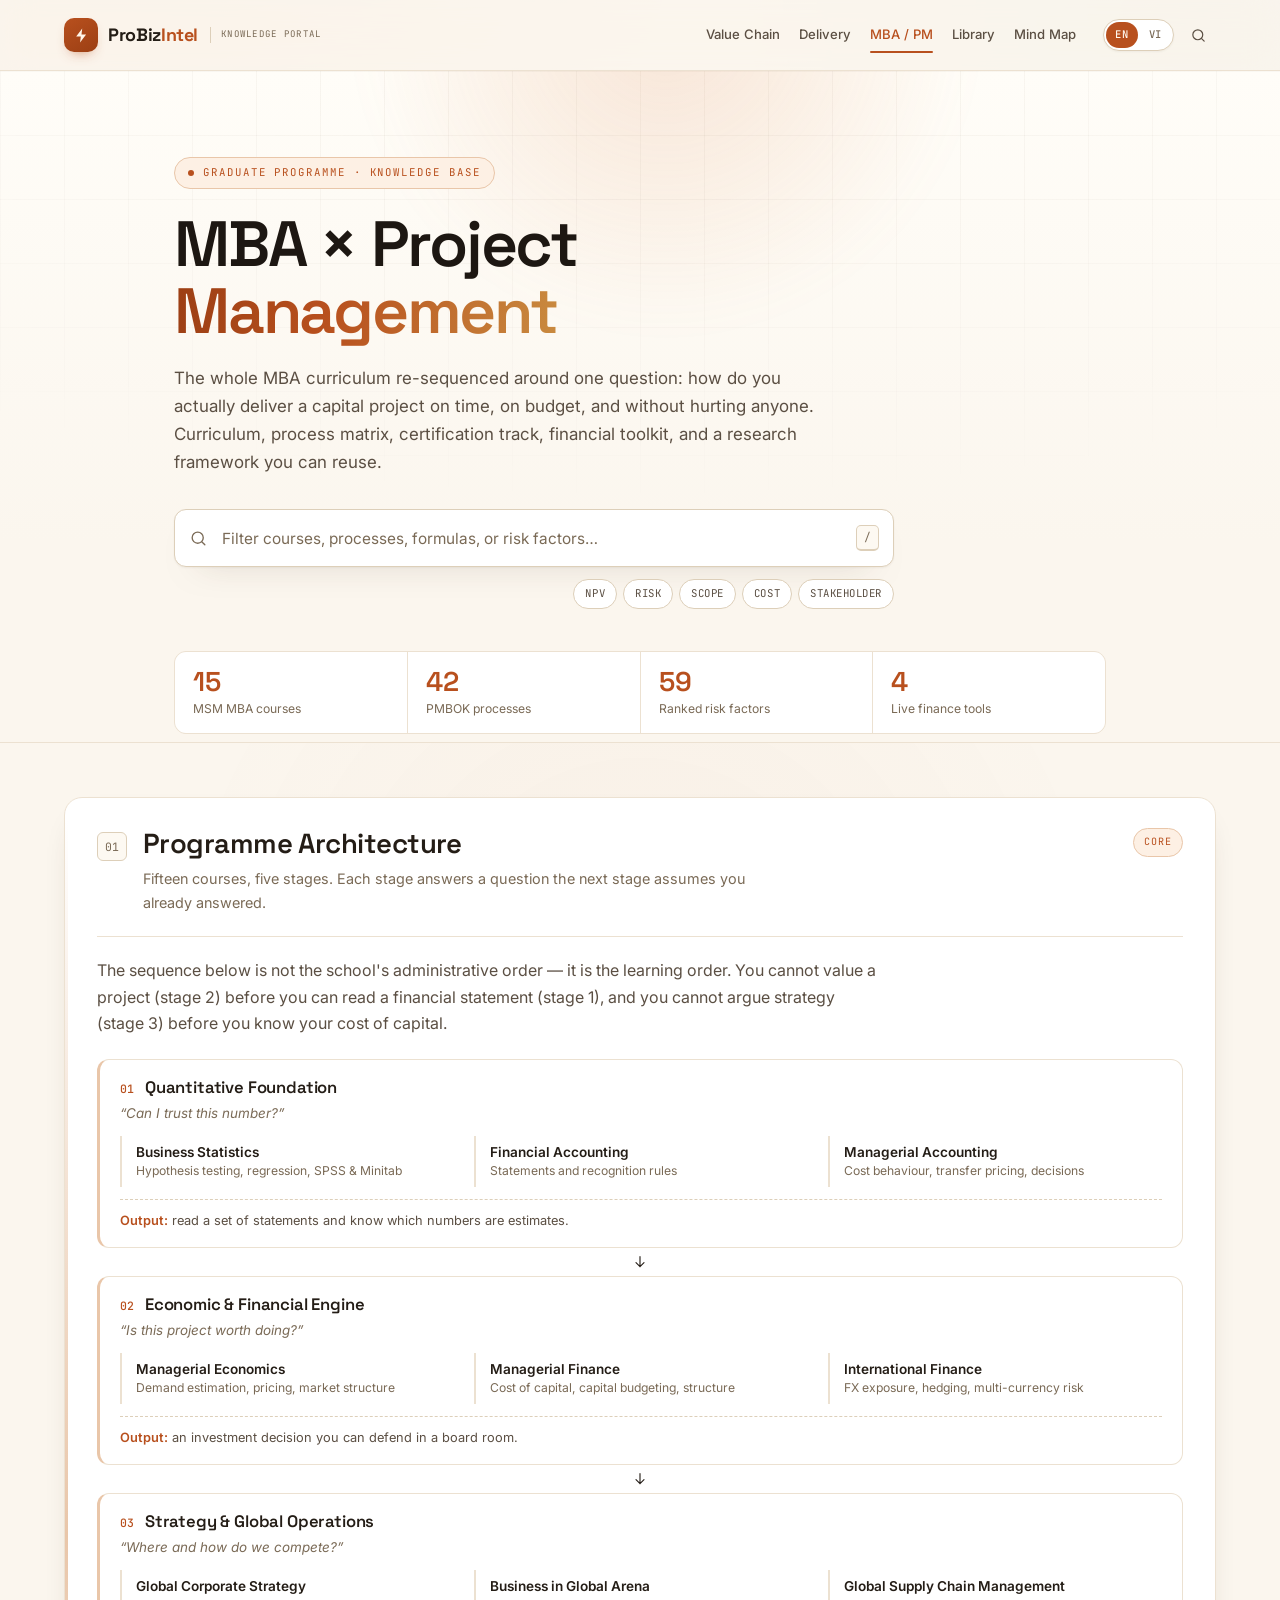
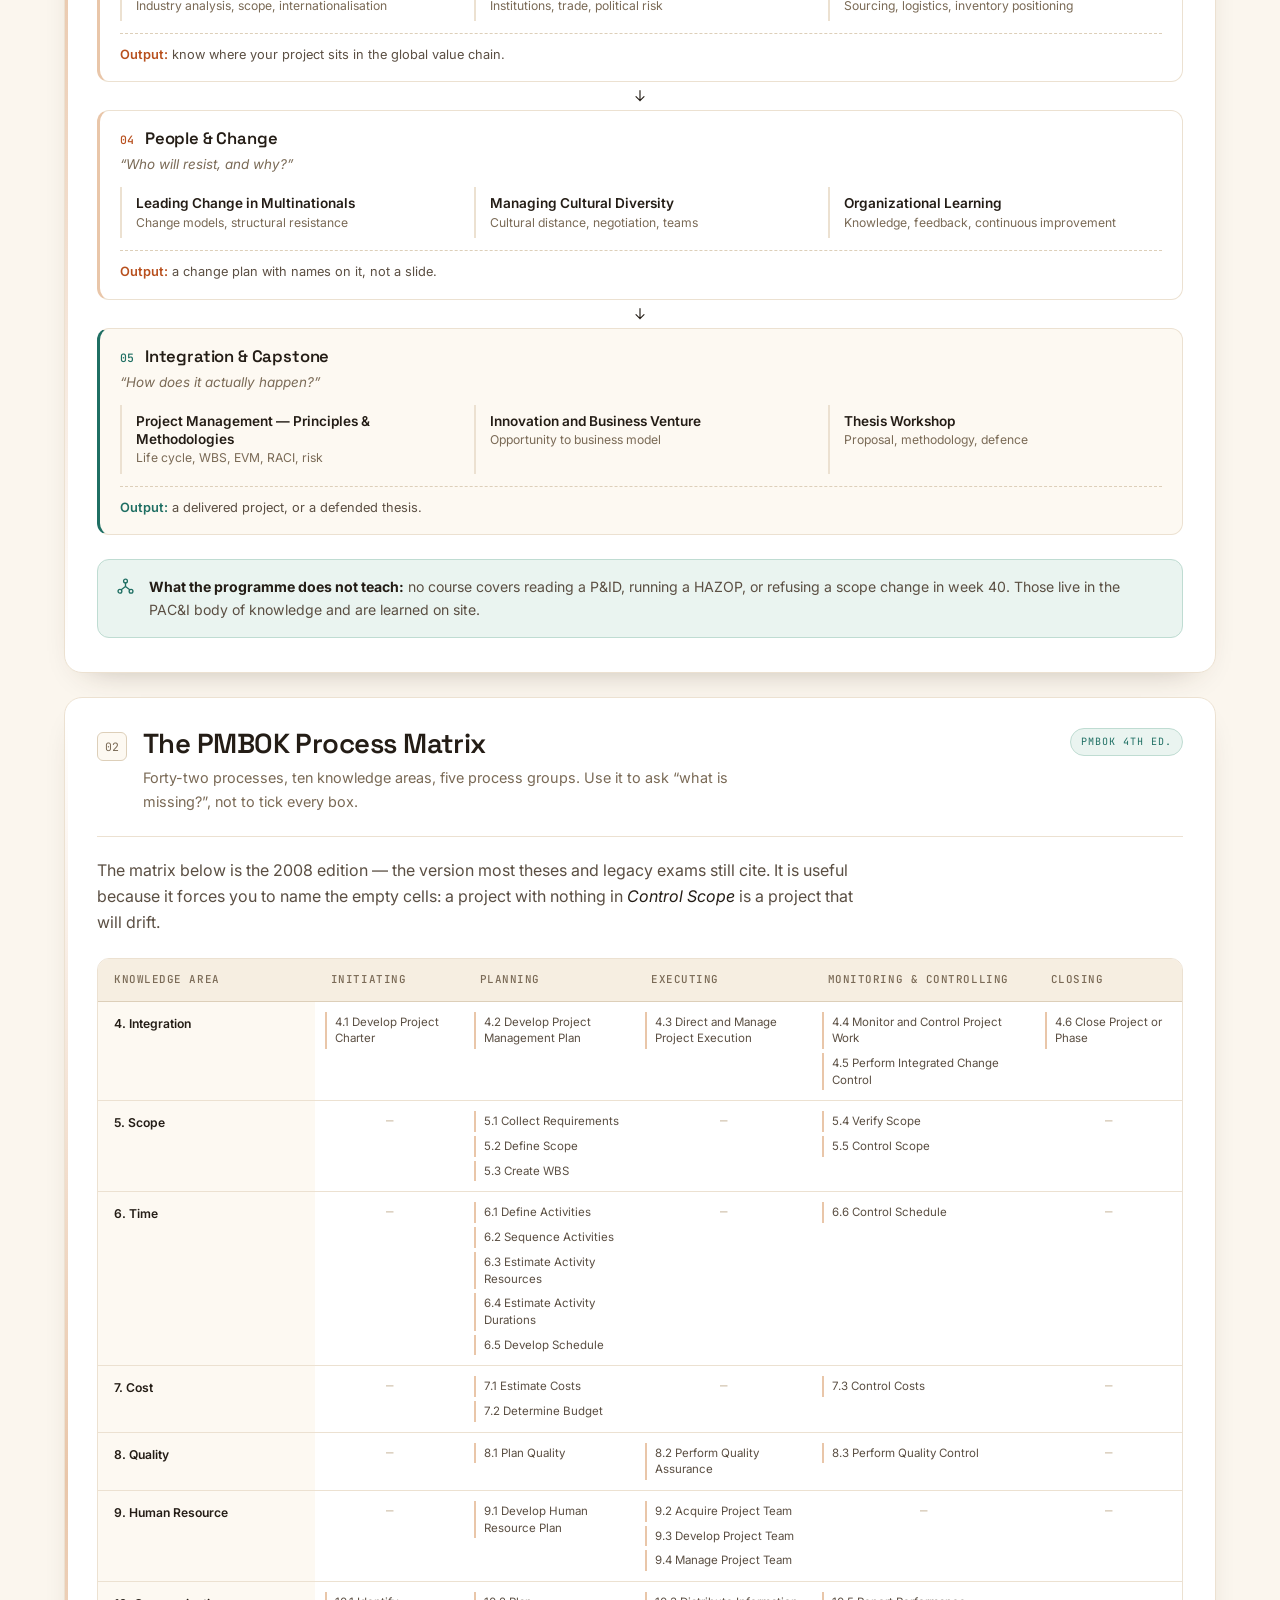
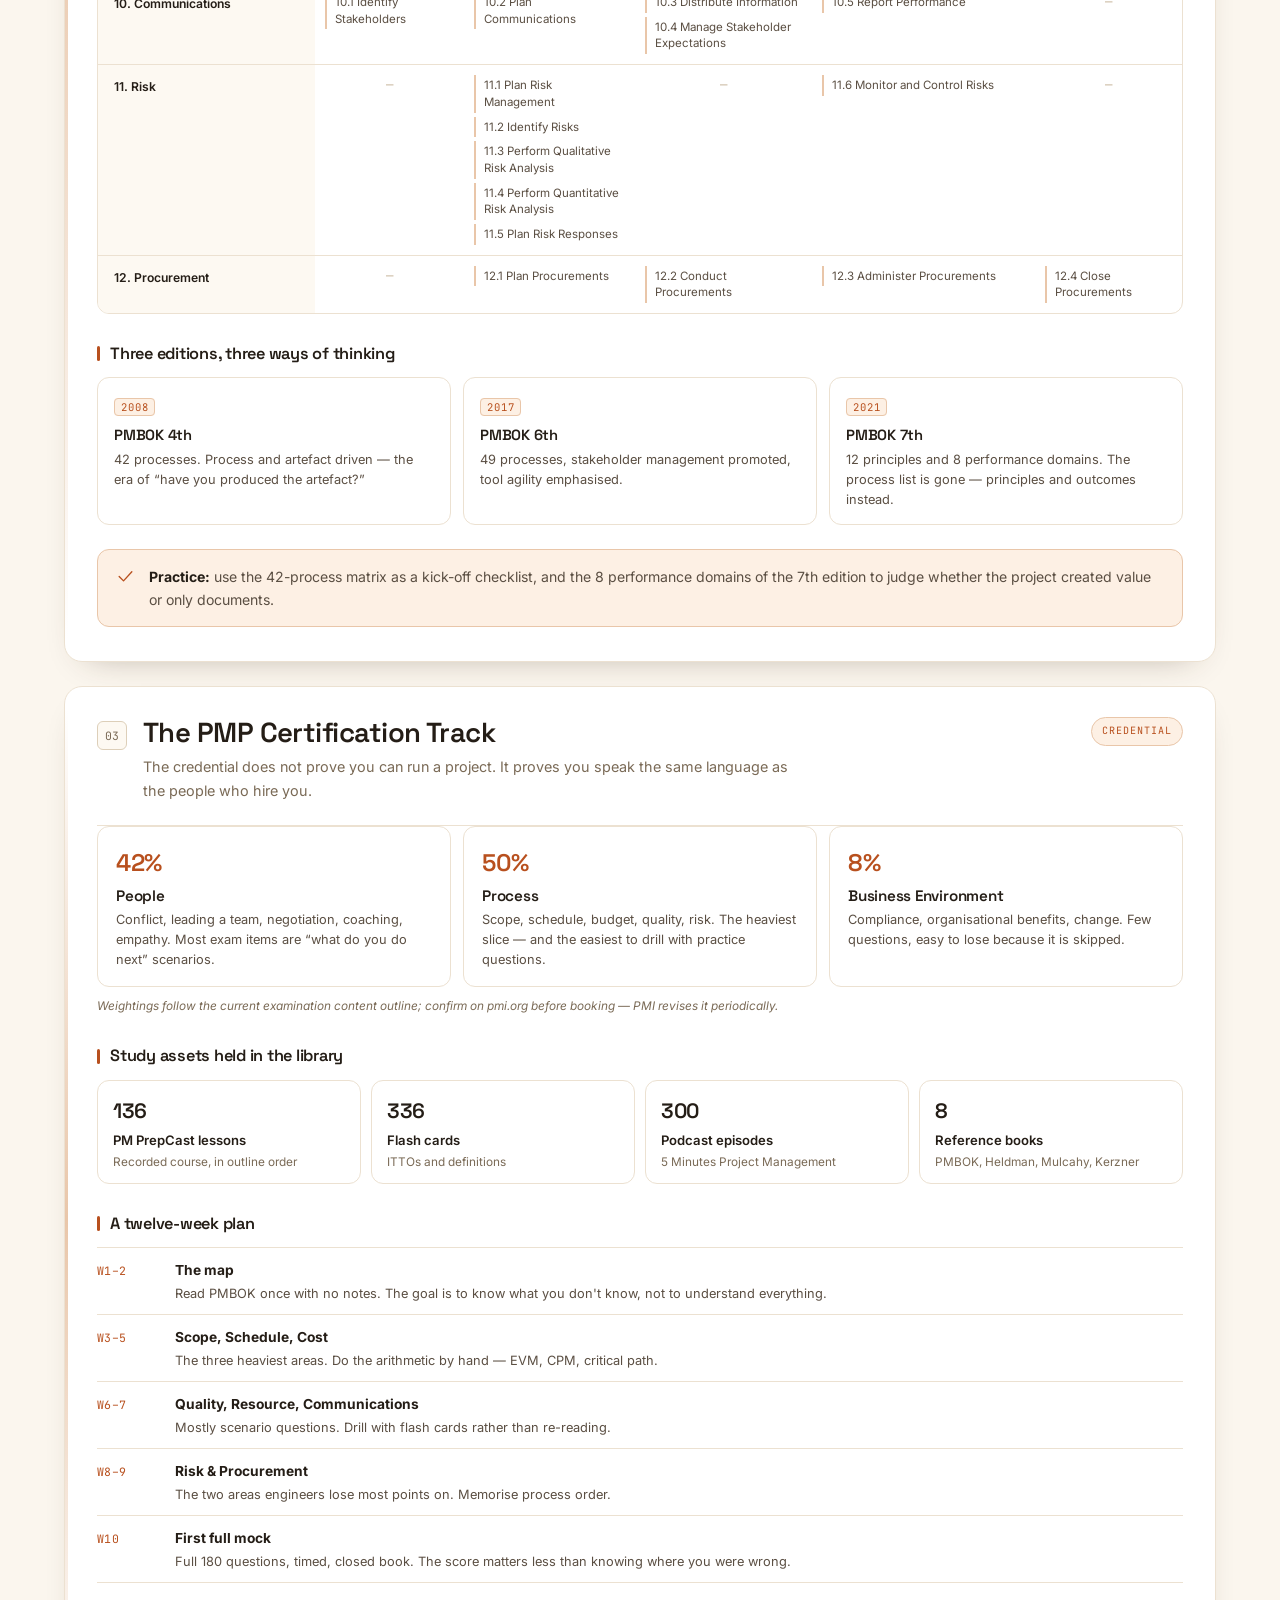
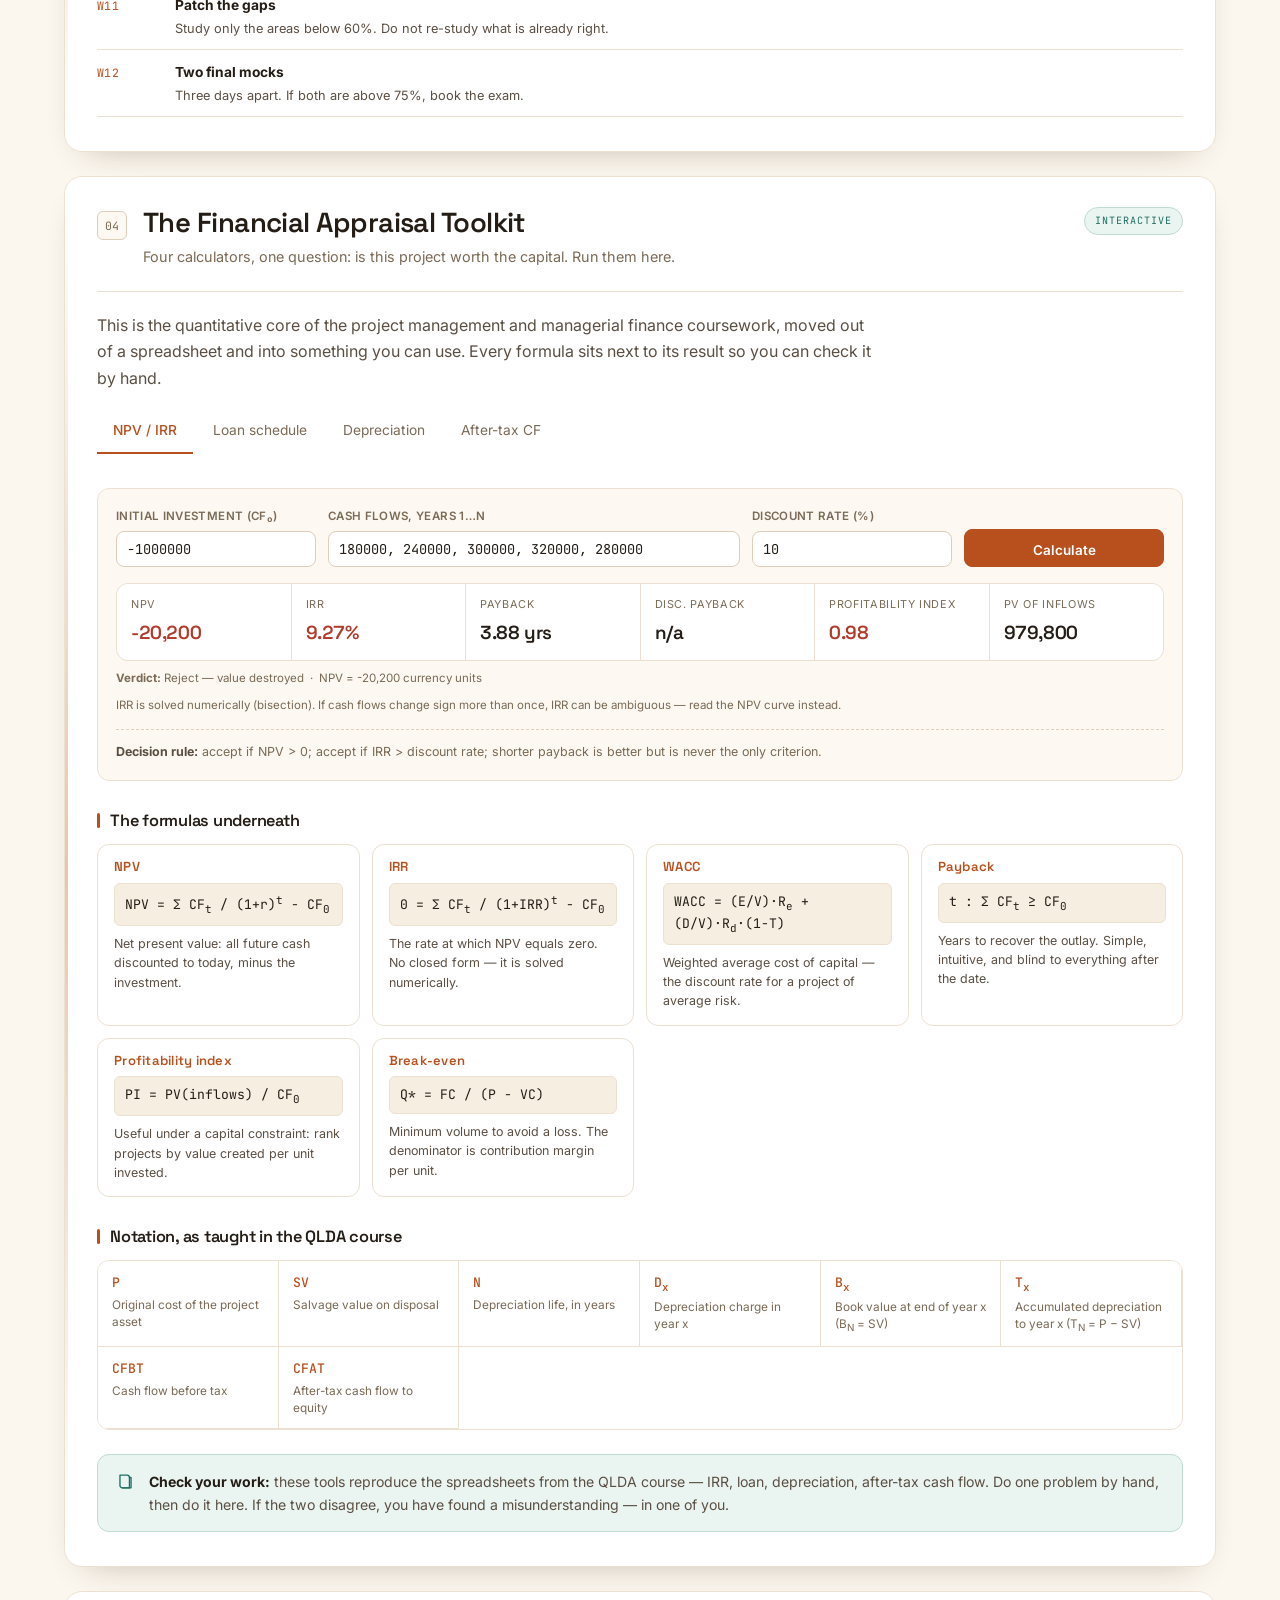
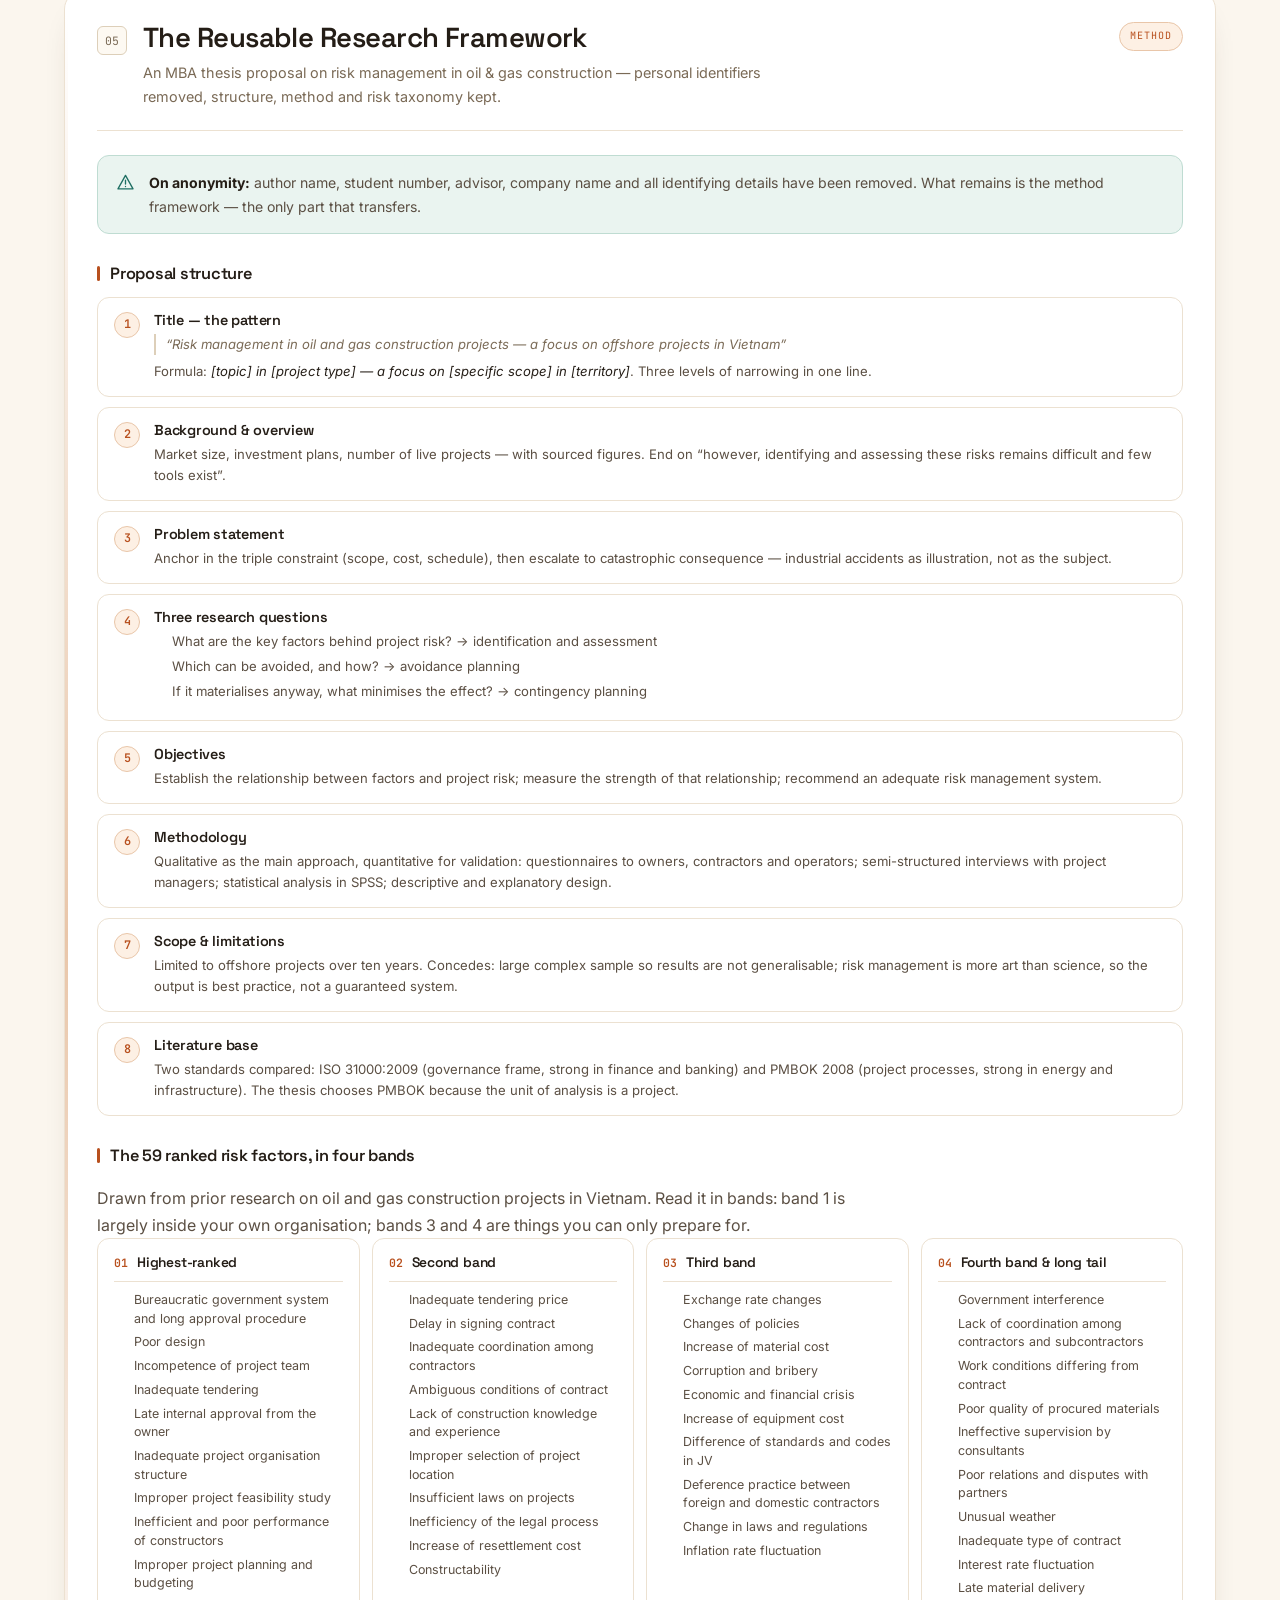
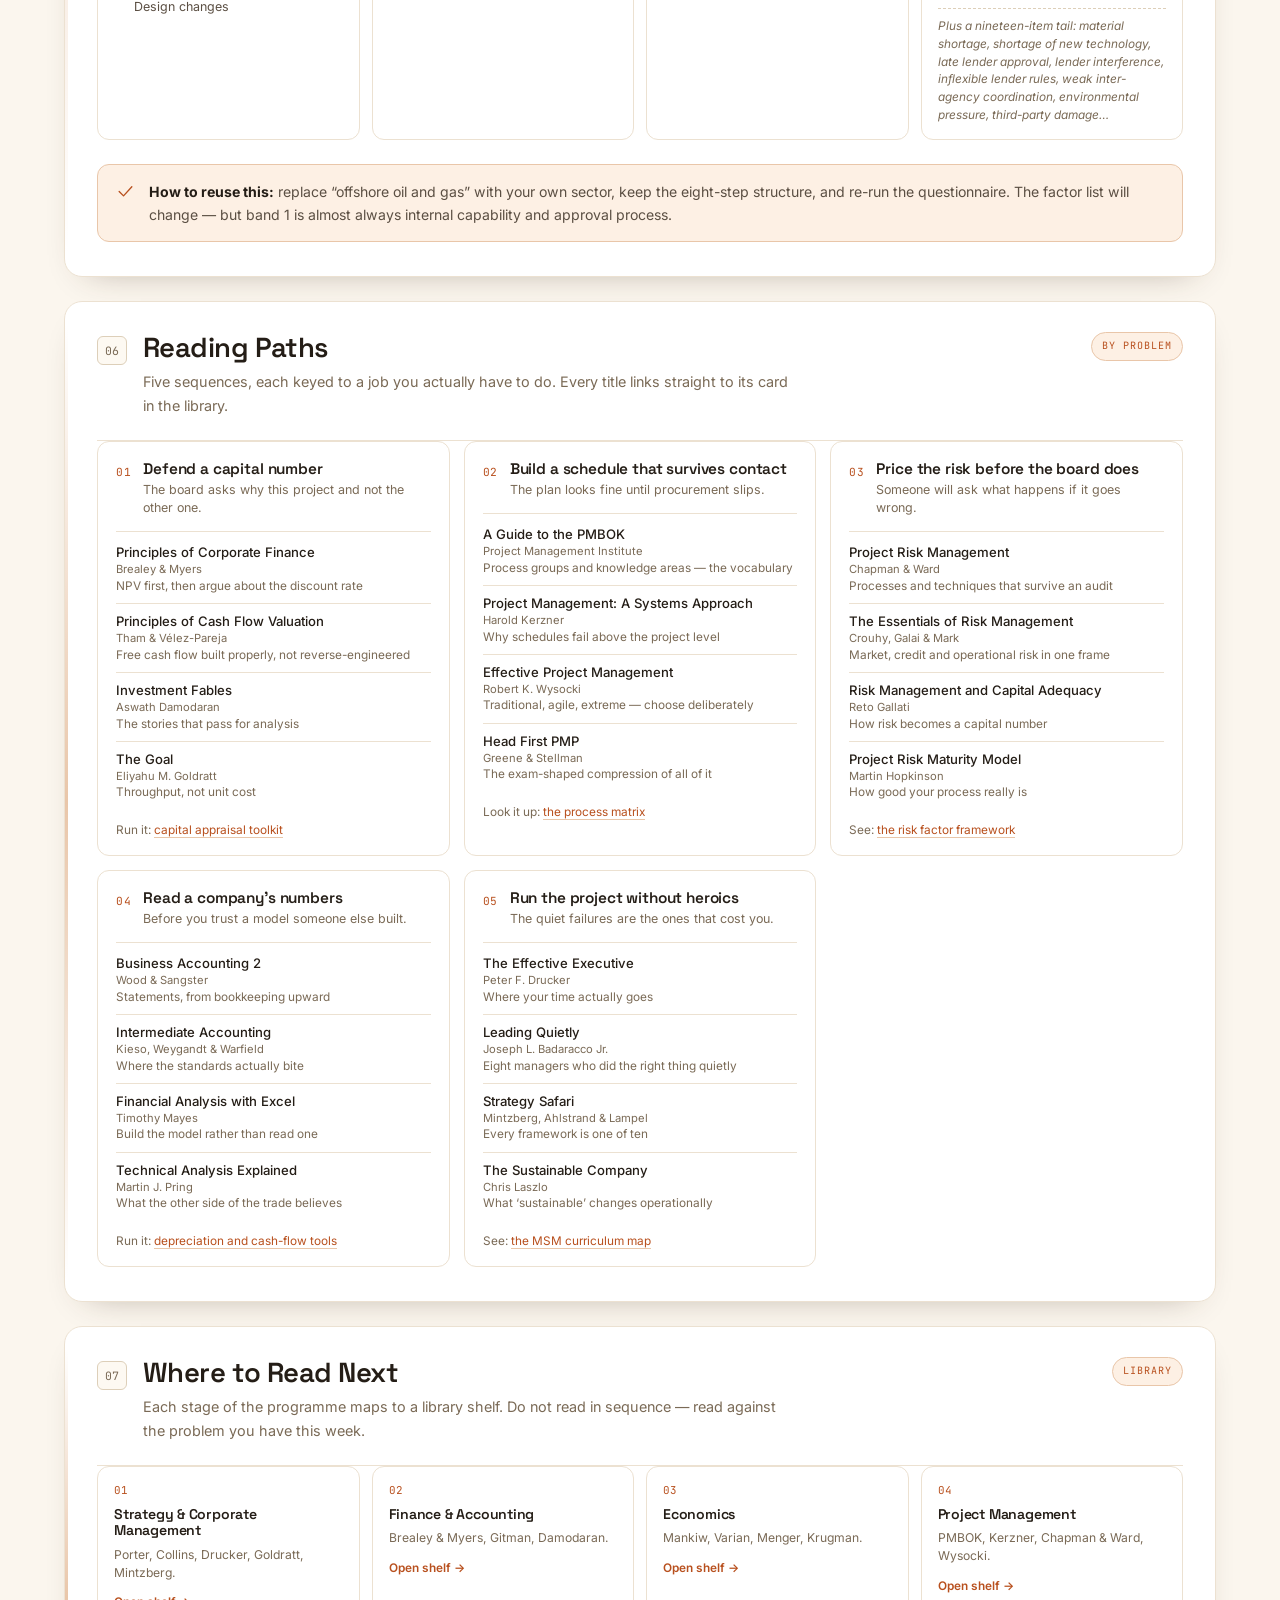
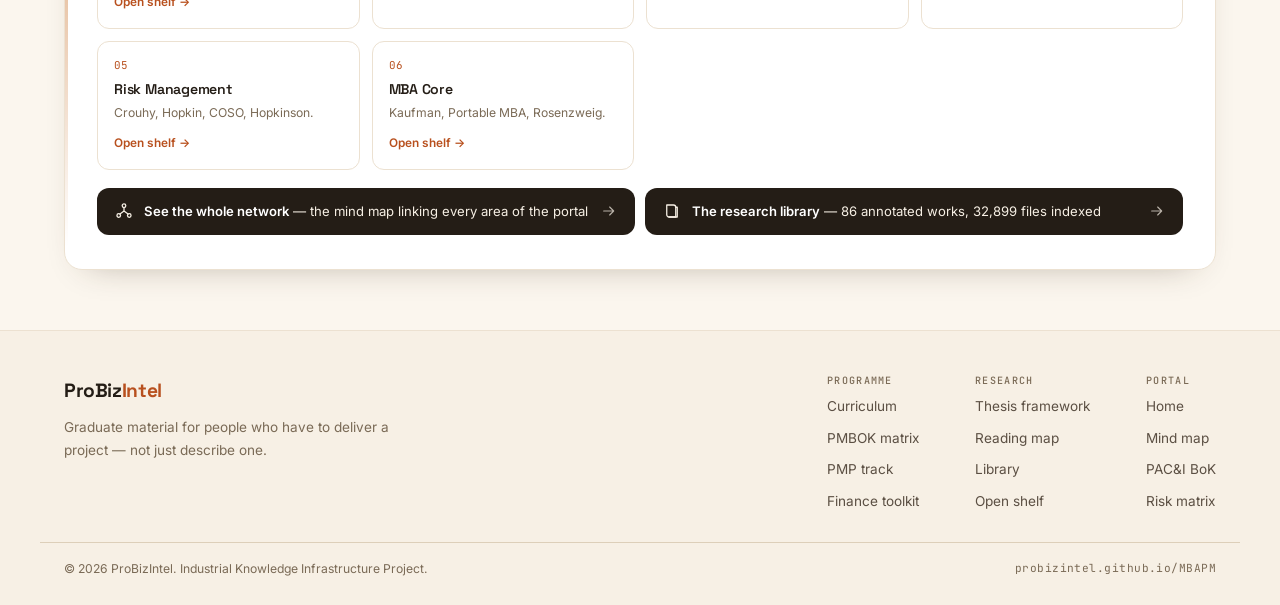
<file: MBAPM/index.html>
<!DOCTYPE html>
<html lang="en" data-title-en="MBA × Project Management | ProBizIntel" data-title-vi="MBA × Quản lý Dự án | ProBizIntel">
<head>
<meta charset="UTF-8">
<meta name="viewport" content="width=device-width, initial-scale=1.0">
<title>MBA × Project Management | ProBizIntel</title>
<meta name="description" content="A graduate project management knowledge base: MSM MBA curriculum, PMBOK matrix, PMP track, finance toolkit, reading paths and a research framework.">
<meta name="theme-color" content="#fbf6ee">
<link rel="canonical" href="https://probizintel.github.io/MBAPM/">
<meta property="og:site_name" content="ProBizIntel">
<meta property="og:title" content="MBA × Project Management | ProBizIntel">
<meta property="og:description" content="Curriculum, PMBOK matrix, PMP track, financial appraisal toolkit and an anonymised research framework.">
<meta property="og:type" content="website">
<meta property="og:url" content="https://probizintel.github.io/MBAPM/">
<meta property="og:image" content="https://probizintel.github.io/assets/og.png">
<meta property="og:image:width" content="1200">
<meta property="og:image:height" content="630">
<meta property="og:image:alt" content="ProBizIntel — where capital, risk and execution meet: an MBA and project-management knowledge base, a curated research library, and one interactive map.">
<meta property="og:locale" content="en_US">
<meta property="og:locale:alternate" content="vi_VN">
<meta name="twitter:card" content="summary_large_image">
<meta name="twitter:title" content="MBA × Project Management | ProBizIntel">
<meta name="twitter:description" content="Curriculum, PMBOK matrix, PMP track, financial appraisal toolkit and an anonymised research framework.">
<meta name="twitter:image" content="https://probizintel.github.io/assets/og.png">
<link rel="icon" href="/favicon.svg" type="image/svg+xml">
<link rel="apple-touch-icon" href="/assets/apple-touch-icon.png">
<script type="application/ld+json">
{
  "@context": "https://schema.org",
  "@type": "WebPage",
  "@id": "https://probizintel.github.io/MBAPM/#webpage",
  "url": "https://probizintel.github.io/MBAPM/",
  "name": "MBA × Project Management",
  "description": "A graduate-level project management knowledge base: the MSM MBA curriculum, the PMBOK process matrix, the PMP track, the Vietnamese QLDA financial toolkit, and a reusable thesis research framework.",
  "inLanguage": ["en", "vi"],
  "isPartOf": { "@id": "https://probizintel.github.io/#website" },
  "about": ["Project management", "Master of Business Administration", "PMBOK", "Project risk management"],
  "publisher": {
    "@type": "Organization",
    "name": "ProBizIntel",
    "url": "https://probizintel.github.io/"
  }
}
</script>
<link rel="preconnect" href="https://fonts.googleapis.com">
<link rel="preconnect" href="https://fonts.gstatic.com" crossorigin>
<link href="https://fonts.googleapis.com/css2?family=Space+Grotesk:wght@400;500;600;700&family=Inter:wght@400;500;600;700&family=JetBrains+Mono:wght@400;500&display=swap" rel="stylesheet">
<link rel="stylesheet" href="../style.css">
<link rel="stylesheet" href="mbapm.css">
</head>
<body>
<a class="skip-link" href="#main" data-vi="Chuyển đến nội dung">Skip to content</a>
<div class="scroll-progress" id="scrollProgress" aria-hidden="true"></div>

<svg class="sprite" aria-hidden="true" focusable="false">
  <symbol id="i-bolt" viewBox="0 0 24 24"><path d="M13 2 4.5 13.5H11l-1 8.5 8.5-11.5H12z"/></symbol>
  <symbol id="i-search" viewBox="0 0 24 24"><circle cx="11" cy="11" r="7"/><path d="m20 20-3.6-3.6"/></symbol>
  <symbol id="i-cap" viewBox="0 0 24 24"><path d="M2 8.5 12 4l10 4.5-10 4.5z"/><path d="M6 11v4.2c0 1.6 2.7 2.8 6 2.8s6-1.2 6-2.8V11M22 8.5V14"/></symbol>
  <symbol id="i-tree" viewBox="0 0 24 24"><rect x="3" y="3" width="6" height="5" rx="1"/><rect x="15" y="10" width="6" height="5" rx="1"/><rect x="3" y="16" width="6" height="5" rx="1"/><path d="M6 8v8M9 6h4a2 2 0 0 1 2 2v5"/></symbol>
  <symbol id="i-doc" viewBox="0 0 24 24"><path d="M14 3H7a2 2 0 0 0-2 2v14a2 2 0 0 0 2 2h10a2 2 0 0 0 2-2V8z"/><path d="M14 3v5h5M9 13h6M9 17h4"/></symbol>
  <symbol id="i-chart" viewBox="0 0 24 24"><path d="M4 20V4M4 20h16"/><path d="M8 16v-4M12.5 16V8M17 16v-6"/></symbol>
  <symbol id="i-money" viewBox="0 0 24 24"><rect x="2.5" y="6" width="19" height="12" rx="2"/><circle cx="12" cy="12" r="2.6"/><path d="M6 12h.01M18 12h.01"/></symbol>
  <symbol id="i-warn" viewBox="0 0 24 24"><path d="M12 3 2.5 20h19z"/><path d="M12 9v5M12 17h.01"/></symbol>
  <symbol id="i-check" viewBox="0 0 24 24"><path d="m4 12 5.5 5.5L20 6"/></symbol>
  <symbol id="i-close" viewBox="0 0 24 24"><path d="M6 6l12 12M18 6 6 18"/></symbol>
  <symbol id="i-menu" viewBox="0 0 24 24"><path d="M4 7h16M4 12h16M4 17h16"/></symbol>
  <symbol id="i-up" viewBox="0 0 24 24"><path d="M12 20V5M6 11l6-6 6 6"/></symbol>
  <symbol id="i-arrow" viewBox="0 0 24 24"><path d="M4 12h15M13 6l6 6-6 6"/></symbol>
  <symbol id="i-external" viewBox="0 0 24 24"><path d="M14 4h6v6M20 4l-9 9"/><path d="M18 14v5a1 1 0 0 1-1 1H5a1 1 0 0 1-1-1V7a1 1 0 0 1 1-1h5"/></symbol>
  <symbol id="i-book" viewBox="0 0 24 24"><path d="M5 4h9a3 3 0 0 1 3 3v13H8a3 3 0 0 1-3-3z"/><path d="M17 7h2v13H8"/></symbol>
  <symbol id="i-net" viewBox="0 0 24 24"><circle cx="12" cy="5" r="2.4"/><circle cx="5" cy="18" r="2.4"/><circle cx="19" cy="18" r="2.4"/><path d="M12 7.4v4.6M12 12 6.6 16M12 12l5.4 4"/></symbol>
  <symbol id="i-globe" viewBox="0 0 24 24"><circle cx="12" cy="12" r="9"/><path d="M3 12h18M12 3c2.6 2.6 2.6 15.4 0 18M12 3c-2.6 2.6-2.6 15.4 0 18"/></symbol>
</svg>

<header class="site-header" id="siteHeader">
  <div class="header-inner">
    <a class="brand" href="../index.html" aria-label="ProBizIntel">
      <span class="brand-mark"><svg class="ico"><use href="#i-bolt"/></svg></span>
      <span class="brand-text">ProBiz<span class="accent">Intel</span></span>
      <span class="brand-tag" data-vi="Cổng tri thức">Knowledge Portal</span>
    </a>
    <nav class="nav" id="nav" aria-label="Primary" data-vi-aria="Điều hướng chính">
      <a class="nav-link" href="../index.html#chain" data-vi="Chuỗi giá trị">Value Chain</a>
      <a class="nav-link" href="../index.html#delivery" data-vi="Triển khai">Delivery</a>
      <a class="nav-link is-active" aria-current="page" href="index.html" data-vi="MBA / QLDA">MBA / PM</a>
      <a class="nav-link" href="../books/index.html" data-vi="Thư viện">Library</a>
      <a class="nav-link" href="../mindmap/index.html" data-vi="Sơ đồ">Mind Map</a>
    </nav>
    <div class="header-actions">
      <div class="lang-switch" role="group" aria-label="Language / Ngôn ngữ">
        <button class="lang-btn is-active" type="button" data-lang="en" aria-pressed="true">EN</button>
        <button class="lang-btn" type="button" data-lang="vi" aria-pressed="false">VI</button>
      </div>
      <button class="icon-btn" id="headerSearchBtn" type="button" aria-label="Search" data-vi-aria="Tìm kiếm">
        <svg class="ico"><use href="#i-search"/></svg>
      </button>
      <button class="icon-btn menu-btn" id="menuBtn" type="button" aria-label="Open menu" data-vi-aria="Mở menu" aria-expanded="false" aria-controls="nav">
        <svg class="ico"><use href="#i-menu"/></svg>
      </button>
    </div>
  </div>
</header>

<main id="main">
<a id="top"></a>

<section class="hero mp-hero">
  <div class="hero-grid" aria-hidden="true"></div>
  <div class="hero-glow" aria-hidden="true"></div>
  <div class="container hero-inner">
    <p class="kicker"><span class="pulse"></span> <span data-vi="Chương trình sau đại học · Học liệu">Graduate Programme · Knowledge Base</span></p>
    <h1>
      <span data-vi="MBA × Quản lý">MBA × Project</span><br>
      <span class="grad" data-vi="Dự án">Management</span>
    </h1>
    <p class="lede" data-vi="Toàn bộ học phần MBA được sắp lại quanh một câu hỏi duy nhất: làm sao bàn giao một dự án vốn đúng hạn, đúng ngân sách và không mất an toàn. Giáo trình, ma trận quy trình, lộ trình chứng chỉ, bộ công cụ tài chính và một khung nghiên cứu dùng lại được.">
      The whole MBA curriculum re-sequenced around one question: how do you actually deliver a capital project
      on time, on budget, and without hurting anyone. Curriculum, process matrix, certification track,
      financial toolkit, and a research framework you can reuse.
    </p>

    <div class="search-block">
      <div class="search-shell">
        <svg class="ico search-ico"><use href="#i-search"/></svg>
        <input type="search" id="portalSearch" placeholder="Filter courses, processes, formulas, or risk factors…" data-vi-ph="Lọc học phần, quy trình, công thức hoặc yếu tố rủi ro…" autocomplete="off" aria-label="Search this section" data-vi-aria="Tìm kiếm trong mục này">
        <button class="search-clear" id="searchClear" type="button" aria-label="Clear search" data-vi-aria="Xóa tìm kiếm" hidden>
          <svg class="ico"><use href="#i-close"/></svg>
        </button>
        <kbd class="search-kbd">/</kbd>
      </div>
      <div class="search-meta">
        <span class="search-count" id="searchCount" aria-live="polite"></span>
        <div class="quick-chips" id="quickChips">
          <button class="chip" type="button" data-q="NPV">NPV</button>
          <button class="chip" type="button" data-q="risk">Risk</button>
          <button class="chip" type="button" data-q="scope">Scope</button>
          <button class="chip" type="button" data-q="cost">Cost</button>
          <button class="chip" type="button" data-q="stakeholder">Stakeholder</button>
        </div>
      </div>
    </div>

    <dl class="hero-stats">
      <div class="stat"><dt>15</dt><dd data-vi="Học phần MSM MBA">MSM MBA courses</dd></div>
      <div class="stat"><dt>42</dt><dd data-vi="Quy trình PMBOK">PMBOK processes</dd></div>
      <div class="stat"><dt>59</dt><dd data-vi="Yếu tố rủi ro được xếp hạng">Ranked risk factors</dd></div>
      <div class="stat"><dt>4</dt><dd data-vi="Công cụ tài chính tương tác">Live finance tools</dd></div>
    </dl>
  </div>
</section>

<div class="container content" id="content">

  <!-- 01 CURRICULUM -->
  <section class="knowledge-card" id="curriculum" data-title="curriculum MSM MBA courses statistics accounting economics finance strategy supply chain change diversity learning innovation thesis" data-title-vi="chương trình MSM MBA thống kê kế toán kinh tế tài chính chiến lược chuỗi cung ứng thay đổi đa dạng học tập đổi mới luận văn">
    <div class="card-head">
      <div class="card-index">01</div>
      <div class="card-title">
        <h2 data-vi="Kiến trúc Chương trình">Programme Architecture</h2>
        <p class="card-sub" data-vi="Mười lăm học phần, năm chặng. Mỗi chặng trả lời một câu hỏi mà chặng sau giả định bạn đã trả lời xong.">Fifteen courses, five stages. Each stage answers a question the next stage assumes you already answered.</p>
      </div>
      <span class="badge" data-vi="Cốt lõi">Core</span>
    </div>

    <p class="intro-text" data-vi="Trình tự dưới đây không phải trình tự hành chính của trường — đó là trình tự học. Bạn không thể định giá một dự án (chặng 2) trước khi đọc được báo cáo tài chính (chặng 1), và không thể tranh luận chiến lược (chặng 3) trước khi biết chi phí vốn của mình.">
      The sequence below is not the school's administrative order — it is the learning order. You cannot value a project (stage 2)
      before you can read a financial statement (stage 1), and you cannot argue strategy (stage 3) before you know your cost of capital.
    </p>

    <div class="stage-flow">
      <article class="stage s-item">
        <div class="stage-head"><span class="stage-num">01</span><h3 data-vi="Nền tảng Định lượng">Quantitative Foundation</h3></div>
        <p class="stage-q" data-vi="“Con số này có đáng tin không?”">&ldquo;Can I trust this number?&rdquo;</p>
        <ul class="course-list">
          <li><strong data-vi="Thống kê Kinh doanh">Business Statistics</strong><span data-vi="Kiểm định giả thuyết, hồi quy, SPSS và Minitab">Hypothesis testing, regression, SPSS &amp; Minitab</span></li>
          <li><strong data-vi="Kế toán Tài chính">Financial Accounting</strong><span data-vi="Báo cáo tài chính và nguyên tắc ghi nhận">Statements and recognition rules</span></li>
          <li><strong data-vi="Kế toán Quản trị">Managerial Accounting</strong><span data-vi="Chi phí, định giá nội bộ, ra quyết định">Cost behaviour, transfer pricing, decisions</span></li>
        </ul>
        <p class="stage-out" data-vi="<strong>Đầu ra:</strong> đọc được một bộ báo cáo tài chính và biết con số nào là ước lượng."><strong>Output:</strong> read a set of statements and know which numbers are estimates.</p>
      </article>

      <div class="stage-arrow" aria-hidden="true"><svg class="ico"><use href="#i-arrow"/></svg></div>

      <article class="stage s-item">
        <div class="stage-head"><span class="stage-num">02</span><h3 data-vi="Động cơ Kinh tế &amp; Tài chính">Economic &amp; Financial Engine</h3></div>
        <p class="stage-q" data-vi="“Dự án này có đáng làm không?”">&ldquo;Is this project worth doing?&rdquo;</p>
        <ul class="course-list">
          <li><strong data-vi="Kinh tế Quản trị">Managerial Economics</strong><span data-vi="Ước lượng cầu, định giá, cấu trúc thị trường">Demand estimation, pricing, market structure</span></li>
          <li><strong data-vi="Tài chính Quản trị">Managerial Finance</strong><span data-vi="Chi phí vốn, hoạch định vốn, cấu trúc vốn">Cost of capital, capital budgeting, structure</span></li>
          <li><strong data-vi="Tài chính Quốc tế">International Finance</strong><span data-vi="Tỷ giá, phòng ngừa, rủi ro đa tiền tệ">FX exposure, hedging, multi-currency risk</span></li>
        </ul>
        <p class="stage-out" data-vi="<strong>Đầu ra:</strong> một quyết định đầu tư có thể bảo vệ trước hội đồng."><strong>Output:</strong> an investment decision you can defend in a board room.</p>
      </article>

      <div class="stage-arrow" aria-hidden="true"><svg class="ico"><use href="#i-arrow"/></svg></div>

      <article class="stage s-item">
        <div class="stage-head"><span class="stage-num">03</span><h3 data-vi="Chiến lược &amp; Vận hành Toàn cầu">Strategy &amp; Global Operations</h3></div>
        <p class="stage-q" data-vi="“Chúng ta cạnh tranh ở đâu và bằng gì?”">&ldquo;Where and how do we compete?&rdquo;</p>
        <ul class="course-list">
          <li><strong data-vi="Chiến lược Doanh nghiệp Toàn cầu">Global Corporate Strategy</strong><span data-vi="Phân tích ngành, phạm vi, quốc tế hóa">Industry analysis, scope, internationalisation</span></li>
          <li><strong data-vi="Kinh doanh trong Môi trường Toàn cầu">Business in Global Arena</strong><span data-vi="Thể chế, thương mại, rủi ro chính trị">Institutions, trade, political risk</span></li>
          <li><strong data-vi="Quản lý Chuỗi cung ứng Toàn cầu">Global Supply Chain Management</strong><span data-vi="Mua sắm, logistics, tồn kho">Sourcing, logistics, inventory positioning</span></li>
        </ul>
        <p class="stage-out" data-vi="<strong>Đầu ra:</strong> biết dự án của mình nằm ở đâu trong chuỗi giá trị toàn cầu."><strong>Output:</strong> know where your project sits in the global value chain.</p>
      </article>

      <div class="stage-arrow" aria-hidden="true"><svg class="ico"><use href="#i-arrow"/></svg></div>

      <article class="stage s-item">
        <div class="stage-head"><span class="stage-num">04</span><h3 data-vi="Con người &amp; Thay đổi">People &amp; Change</h3></div>
        <p class="stage-q" data-vi="“Ai sẽ phản đối, và vì sao?”">&ldquo;Who will resist, and why?&rdquo;</p>
        <ul class="course-list">
          <li><strong data-vi="Dẫn dắt Thay đổi trong Tập đoàn Đa quốc gia">Leading Change in Multinationals</strong><span data-vi="Mô hình thay đổi, kháng cự cấu trúc">Change models, structural resistance</span></li>
          <li><strong data-vi="Quản lý Đa dạng Văn hóa">Managing Cultural Diversity</strong><span data-vi="Khoảng cách văn hóa, đàm phán, đội ngũ">Cultural distance, negotiation, teams</span></li>
          <li><strong data-vi="Tổ chức Học tập">Organizational Learning</strong><span data-vi="Tri thức, phản hồi, cải tiến liên tục">Knowledge, feedback, continuous improvement</span></li>
        </ul>
        <p class="stage-out" data-vi="<strong>Đầu ra:</strong> một kế hoạch quản lý thay đổi có tên người, không phải một slide."><strong>Output:</strong> a change plan with names on it, not a slide.</p>
      </article>

      <div class="stage-arrow" aria-hidden="true"><svg class="ico"><use href="#i-arrow"/></svg></div>

      <article class="stage s-item stage-cap">
        <div class="stage-head"><span class="stage-num">05</span><h3 data-vi="Tích hợp &amp; Đồ án tốt nghiệp">Integration &amp; Capstone</h3></div>
        <p class="stage-q" data-vi="“Làm sao để nó thực sự xảy ra?”">&ldquo;How does it actually happen?&rdquo;</p>
        <ul class="course-list">
          <li><strong data-vi="Quản lý Dự án — Nguyên lý &amp; Phương pháp">Project Management — Principles &amp; Methodologies</strong><span data-vi="Vòng đời, WBS, EVM, RACI, rủi ro">Life cycle, WBS, EVM, RACI, risk</span></li>
          <li><strong data-vi="Đổi mới &amp; Khởi nghiệp">Innovation and Business Venture</strong><span data-vi="Từ cơ hội đến mô hình kinh doanh">Opportunity to business model</span></li>
          <li><strong data-vi="Hội thảo Luận văn">Thesis Workshop</strong><span data-vi="Đề cương, phương pháp, bảo vệ">Proposal, methodology, defence</span></li>
        </ul>
        <p class="stage-out" data-vi="<strong>Đầu ra:</strong> một dự án đã bàn giao, hoặc một luận văn bảo vệ được."><strong>Output:</strong> a delivered project, or a defended thesis.</p>
      </article>
    </div>

    <div class="note-strip">
      <svg class="ico"><use href="#i-net"/></svg>
      <p data-vi="&lt;strong&gt;Điều chương trình không dạy:&lt;/strong&gt; không học phần nào dạy bạn đọc một P&amp;ID, chạy một buổi HAZOP hay từ chối một thay đổi phạm vi vào tuần thứ 40. Những kỹ năng đó nằm ở &lt;a href=&quot;../index.html#automation&quot;&gt;Hệ tri thức PAC&amp;I&lt;/a&gt; và chỉ học được ngoài hiện trường."><strong>What the programme does not teach:</strong> no course covers reading a P&amp;ID, running a HAZOP, or refusing a scope change in week 40. Those live in the <a href="../index.html#automation">PAC&amp;I body of knowledge</a> and are learned on site.</p>
    </div>
  </section>

  <!-- 02 PMBOK MATRIX -->
  <section class="knowledge-card" id="pmbok" data-title="PMBOK matrix process groups knowledge areas integration scope time cost quality resource communications risk procurement initiating planning executing monitoring closing" data-title-vi="PMBOK ma trận nhóm quy trình lĩnh vực tri thức tích hợp phạm vi thời gian chi phí chất lượng nguồn lực truyền thông rủi ro mua sắm khởi tạo lập kế hoạch thực hiện giám sát kết thúc">
    <div class="card-head">
      <div class="card-index">02</div>
      <div class="card-title">
        <h2 data-vi="Ma trận Quy trình PMBOK">The PMBOK Process Matrix</h2>
        <p class="card-sub" data-vi="Bốn mươi hai quy trình, mười lĩnh vực tri thức, năm nhóm quy trình. Đây là bản đồ — dùng để hỏi “còn thiếu gì?”, không phải để tô đủ ô.">Forty-two processes, ten knowledge areas, five process groups. Use it to ask &ldquo;what is missing?&rdquo;, not to tick every box.</p>
      </div>
      <span class="badge badge-cyan" data-vi="PMBOK 4th ed.">PMBOK 4th ed.</span>
    </div>

    <p class="intro-text" data-vi="Bảng dưới đây là phiên bản 2008 của PMBOK — phiên bản mà hầu hết luận văn và đề thi cũ vẫn tham chiếu. Ma trận này hữu ích vì nó buộc bạn phải chỉ ra quy trình nào đang bị bỏ trống: một dự án không có ô “Kiểm soát Phạm vi” là một dự án sẽ trôi phạm vi.">
      The matrix below is the 2008 edition — the version most theses and legacy exams still cite. It is useful because it forces you to
      name the empty cells: a project with nothing in <em>Control Scope</em> is a project that will drift.
    </p>

    <div class="table-wrap s-item">
      <table class="data-table pm-matrix">
        <caption class="sr-only">PMBOK 4th edition process matrix: knowledge areas by process group</caption>
        <thead>
          <tr>
            <th scope="col" data-vi="Lĩnh vực tri thức">Knowledge area</th>
            <th scope="col" data-vi="Khởi tạo">Initiating</th>
            <th scope="col" data-vi="Lập kế hoạch">Planning</th>
            <th scope="col" data-vi="Thực hiện">Executing</th>
            <th scope="col" data-vi="Giám sát &amp; Kiểm soát">Monitoring &amp; Controlling</th>
            <th scope="col" data-vi="Kết thúc">Closing</th>
          </tr>
        </thead>
        <tbody>
          <tr>
            <th scope="row" data-vi="4. Tích hợp">4. Integration</th>
            <td><span class="proc">4.1 Develop Project Charter</span></td>
            <td><span class="proc">4.2 Develop Project Management Plan</span></td>
            <td><span class="proc">4.3 Direct and Manage Project Execution</span></td>
            <td><span class="proc">4.4 Monitor and Control Project Work</span><span class="proc">4.5 Perform Integrated Change Control</span></td>
            <td><span class="proc">4.6 Close Project or Phase</span></td>
          </tr>
          <tr>
            <th scope="row" data-vi="5. Phạm vi">5. Scope</th>
            <td class="cell-empty" data-vi="—">—</td>
            <td><span class="proc">5.1 Collect Requirements</span><span class="proc">5.2 Define Scope</span><span class="proc">5.3 Create WBS</span></td>
            <td class="cell-empty" data-vi="—">—</td>
            <td><span class="proc">5.4 Verify Scope</span><span class="proc">5.5 Control Scope</span></td>
            <td class="cell-empty" data-vi="—">—</td>
          </tr>
          <tr>
            <th scope="row" data-vi="6. Thời gian">6. Time</th>
            <td class="cell-empty" data-vi="—">—</td>
            <td><span class="proc">6.1 Define Activities</span><span class="proc">6.2 Sequence Activities</span><span class="proc">6.3 Estimate Activity Resources</span><span class="proc">6.4 Estimate Activity Durations</span><span class="proc">6.5 Develop Schedule</span></td>
            <td class="cell-empty" data-vi="—">—</td>
            <td><span class="proc">6.6 Control Schedule</span></td>
            <td class="cell-empty" data-vi="—">—</td>
          </tr>
          <tr>
            <th scope="row" data-vi="7. Chi phí">7. Cost</th>
            <td class="cell-empty" data-vi="—">—</td>
            <td><span class="proc">7.1 Estimate Costs</span><span class="proc">7.2 Determine Budget</span></td>
            <td class="cell-empty" data-vi="—">—</td>
            <td><span class="proc">7.3 Control Costs</span></td>
            <td class="cell-empty" data-vi="—">—</td>
          </tr>
          <tr>
            <th scope="row" data-vi="8. Chất lượng">8. Quality</th>
            <td class="cell-empty" data-vi="—">—</td>
            <td><span class="proc">8.1 Plan Quality</span></td>
            <td><span class="proc">8.2 Perform Quality Assurance</span></td>
            <td><span class="proc">8.3 Perform Quality Control</span></td>
            <td class="cell-empty" data-vi="—">—</td>
          </tr>
          <tr>
            <th scope="row" data-vi="9. Nguồn nhân lực">9. Human Resource</th>
            <td class="cell-empty" data-vi="—">—</td>
            <td><span class="proc">9.1 Develop Human Resource Plan</span></td>
            <td><span class="proc">9.2 Acquire Project Team</span><span class="proc">9.3 Develop Project Team</span><span class="proc">9.4 Manage Project Team</span></td>
            <td class="cell-empty" data-vi="—">—</td>
            <td class="cell-empty" data-vi="—">—</td>
          </tr>
          <tr>
            <th scope="row" data-vi="10. Truyền thông">10. Communications</th>
            <td><span class="proc">10.1 Identify Stakeholders</span></td>
            <td><span class="proc">10.2 Plan Communications</span></td>
            <td><span class="proc">10.3 Distribute Information</span><span class="proc">10.4 Manage Stakeholder Expectations</span></td>
            <td><span class="proc">10.5 Report Performance</span></td>
            <td class="cell-empty" data-vi="—">—</td>
          </tr>
          <tr>
            <th scope="row" data-vi="11. Rủi ro">11. Risk</th>
            <td class="cell-empty" data-vi="—">—</td>
            <td><span class="proc">11.1 Plan Risk Management</span><span class="proc">11.2 Identify Risks</span><span class="proc">11.3 Perform Qualitative Risk Analysis</span><span class="proc">11.4 Perform Quantitative Risk Analysis</span><span class="proc">11.5 Plan Risk Responses</span></td>
            <td class="cell-empty" data-vi="—">—</td>
            <td><span class="proc">11.6 Monitor and Control Risks</span></td>
            <td class="cell-empty" data-vi="—">—</td>
          </tr>
          <tr>
            <th scope="row" data-vi="12. Mua sắm">12. Procurement</th>
            <td class="cell-empty" data-vi="—">—</td>
            <td><span class="proc">12.1 Plan Procurements</span></td>
            <td><span class="proc">12.2 Conduct Procurements</span></td>
            <td><span class="proc">12.3 Administer Procurements</span></td>
            <td><span class="proc">12.4 Close Procurements</span></td>
          </tr>
        </tbody>
      </table>
    </div>

    <h3 class="sub-head" data-vi="Ba phiên bản, ba cách nghĩ">Three editions, three ways of thinking</h3>
    <div class="edition-row">
      <article class="edition s-item">
        <span class="edition-tag">2008</span>
        <h4>PMBOK 4th</h4>
        <p data-vi="42 quy trình. Trọng tâm là quy trình và tài liệu đầu ra — thời đại của “bạn đã tạo ra artefact chưa?”.">42 processes. Process and artefact driven — the era of &ldquo;have you produced the artefact?&rdquo;</p>
      </article>
      <article class="edition s-item">
        <span class="edition-tag">2017</span>
        <h4>PMBOK 6th</h4>
        <p data-vi="49 quy trình, thêm quản lý các bên liên quan và nhấn mạnh vào tính linh hoạt của công cụ.">49 processes, stakeholder management promoted, tool agility emphasised.</p>
      </article>
      <article class="edition s-item">
        <span class="edition-tag">2021</span>
        <h4>PMBOK 7th</h4>
        <p data-vi="12 nguyên lý và 8 lĩnh vực hiệu suất. Bỏ danh sách quy trình — chuyển sang nguyên tắc và kết quả bàn giao.">12 principles and 8 performance domains. The process list is gone — principles and outcomes instead.</p>
      </article>
    </div>
    <div class="note-strip note-quiet">
      <svg class="ico"><use href="#i-check"/></svg>
      <p data-vi="&lt;strong&gt;Thực hành:&lt;/strong&gt; dùng ma trận 42 quy trình như danh mục kiểm tra khi khởi động dự án, và dùng 8 lĩnh vực hiệu suất của bản 7 để đánh giá xem dự án có thực sự tạo ra giá trị hay chỉ tạo ra tài liệu."><strong>Practice:</strong> use the 42-process matrix as a kick-off checklist, and the 8 performance domains of the 7th edition to judge whether the project created value or only documents.</p>
    </div>
  </section>

  <!-- 03 PMP TRACK -->
  <section class="knowledge-card" id="pmp" data-title="PMP certification exam prep prepcast flash cards podcast people process business environment study plan 12 weeks" data-title-vi="chứng chỉ PMP ôn thi prepcast thẻ ghi nhớ podcast con người quy trình môi trường kinh doanh kế hoạch học 12 tuần">
    <div class="card-head">
      <div class="card-index">03</div>
      <div class="card-title">
        <h2 data-vi="Lộ trình Chứng chỉ PMP">The PMP Certification Track</h2>
        <p class="card-sub" data-vi="Chứng chỉ không chứng minh bạn quản lý dự án giỏi. Nó chứng minh bạn nói được cùng một ngôn ngữ với người tuyển dụng bạn.">The credential does not prove you can run a project. It proves you speak the same language as the people who hire you.</p>
      </div>
      <span class="badge badge-amber" data-vi="Chứng chỉ">Credential</span>
    </div>

    <div class="domain-grid">
      <article class="domain s-item">
        <span class="domain-pct">42%</span>
        <h3 data-vi="Con người">People</h3>
        <p data-vi="Xung đột, dẫn dắt đội ngũ, đàm phán, huấn luyện, đồng cảm. Phần lớn câu hỏi thi là tình huống “bạn sẽ làm gì tiếp theo”.">Conflict, leading a team, negotiation, coaching, empathy. Most exam items are &ldquo;what do you do next&rdquo; scenarios.</p>
      </article>
      <article class="domain s-item">
        <span class="domain-pct">50%</span>
        <h3 data-vi="Quy trình">Process</h3>
        <p data-vi="Phạm vi, tiến độ, ngân sách, chất lượng, rủi ro. Phần nặng nhất — và phần dễ luyện nhất bằng cách làm đề.">Scope, schedule, budget, quality, risk. The heaviest slice — and the easiest to drill with practice questions.</p>
      </article>
      <article class="domain s-item">
        <span class="domain-pct">8%</span>
        <h3 data-vi="Môi trường Kinh doanh">Business Environment</h3>
        <p data-vi="Tuân thủ, lợi ích tổ chức, thay đổi tổ chức. Ít câu nhưng dễ mất điểm vì bỏ qua.">Compliance, organisational benefits, change. Few questions, easy to lose because it is skipped.</p>
      </article>
    </div>
    <p class="fine-print" data-vi="Trọng số theo đề cương hiện hành; luôn kiểm tra lại trên pmi.org trước khi lên kế hoạch thi — PMI điều chỉnh định kỳ.">Weightings follow the current examination content outline; confirm on pmi.org before booking — PMI revises it periodically.</p>

    <h3 class="sub-head" data-vi="Tài sản học tập trong thư viện">Study assets held in the library</h3>
    <div class="asset-grid">
      <a class="asset s-item" href="../books/index.html#shelf-pmp">
        <span class="asset-n">136</span>
        <span class="asset-t" data-vi="Bài giảng PM PrepCast">PM PrepCast lessons</span>
        <span class="asset-d" data-vi="Khóa học ghi hình theo trình tự đề cương">Recorded course, in outline order</span>
      </a>
      <a class="asset s-item" href="../books/index.html#shelf-pmp">
        <span class="asset-n">336</span>
        <span class="asset-t" data-vi="Thẻ ghi nhớ">Flash cards</span>
        <span class="asset-d" data-vi="ITTO và định nghĩa">ITTOs and definitions</span>
      </a>
      <a class="asset s-item" href="../books/index.html#shelf-pmp">
        <span class="asset-n">300</span>
        <span class="asset-t" data-vi="Tập podcast">Podcast episodes</span>
        <span class="asset-d" data-vi="5 Minutes Project Management">5 Minutes Project Management</span>
      </a>
      <a class="asset s-item" href="../books/index.html#shelf-project-management">
        <span class="asset-n">8</span>
        <span class="asset-t" data-vi="Sách chuyên ngành">Reference books</span>
        <span class="asset-d" data-vi="PMBOK, Heldman, Mulcahy, Kerzner">PMBOK, Heldman, Mulcahy, Kerzner</span>
      </a>
    </div>

    <h3 class="sub-head" data-vi="Kế hoạch 12 tuần">A twelve-week plan</h3>
    <div class="plan">
      <div class="plan-row s-item"><span class="plan-w">W1–2</span><div><strong data-vi="Bản đồ tổng thể">The map</strong><p data-vi="Đọc PMBOK một lượt không ghi chép. Mục tiêu là biết mình chưa biết gì, không phải hiểu hết.">Read PMBOK once with no notes. The goal is to know what you don't know, not to understand everything.</p></div></div>
      <div class="plan-row s-item"><span class="plan-w">W3–5</span><div><strong data-vi="Phạm vi, Tiến độ, Chi phí">Scope, Schedule, Cost</strong><p data-vi="Ba lĩnh vực nặng nhất. Làm bài tập tính toán bằng tay — EVM, CPM, đường găng.">The three heaviest areas. Do the arithmetic by hand — EVM, CPM, critical path.</p></div></div>
      <div class="plan-row s-item"><span class="plan-w">W6–7</span><div><strong data-vi="Chất lượng, Nguồn lực, Truyền thông">Quality, Resource, Communications</strong><p data-vi="Chủ yếu là câu hỏi tình huống. Luyện theo bộ thẻ ghi nhớ thay vì đọc lại.">Mostly scenario questions. Drill with flash cards rather than re-reading.</p></div></div>
      <div class="plan-row s-item"><span class="plan-w">W8–9</span><div><strong data-vi="Rủi ro &amp; Mua sắm">Risk &amp; Procurement</strong><p data-vi="Hai lĩnh vực dễ mất điểm nhất với người có nền kỹ thuật. Học thuộc thứ tự quy trình.">The two areas engineers lose most points on. Memorise process order.</p></div></div>
      <div class="plan-row s-item"><span class="plan-w">W10</span><div><strong data-vi="Đề thi thử đầu tiên">First full mock</strong><p data-vi="Làm đủ 180 câu, đúng thời gian, không tra cứu. Điểm số ít quan trọng hơn việc biết mình sai ở đâu.">Full 180 questions, timed, closed book. The score matters less than knowing where you were wrong.</p></div></div>
      <div class="plan-row s-item"><span class="plan-w">W11</span><div><strong data-vi="Vá lỗ hổng">Patch the gaps</strong><p data-vi="Chỉ học những lĩnh vực sai dưới 60%. Đừng học lại phần đã đúng.">Study only the areas below 60%. Do not re-study what is already right.</p></div></div>
      <div class="plan-row s-item"><span class="plan-w">W12</span><div><strong data-vi="Hai đề thi thử cuối">Two final mocks</strong><p data-vi="Cách nhau ba ngày. Nếu cả hai trên 75%, đặt lịch thi.">Three days apart. If both are above 75%, book the exam.</p></div></div>
    </div>
  </section>

  <!-- 04 FINANCIAL TOOLKIT -->
  <section class="knowledge-card" id="toolkit" data-title="NPV IRR payback WACC depreciation loan amortization breakeven cost of capital discount rate cash flow appraisal QLDA" data-title-vi="NPV IRR hoàn vốn WACC khấu hao trả nợ hòa vốn chi phí vốn tỷ lệ chiết khấu dòng tiền thẩm định QLDA">
    <div class="card-head">
      <div class="card-index">04</div>
      <div class="card-title">
        <h2 data-vi="Bộ công cụ Thẩm định Tài chính">The Financial Appraisal Toolkit</h2>
        <p class="card-sub" data-vi="Bốn công cụ, một câu hỏi: dự án này có đáng bỏ vốn không. Chạy thử ngay trên trang này.">Four calculators, one question: is this project worth the capital. Run them here.</p>
      </div>
      <span class="badge badge-cyan" data-vi="Tương tác">Interactive</span>
    </div>

    <p class="intro-text" data-vi="Đây là phần định lượng của học phần Quản lý Dự án và Tài chính Quản trị, chuyển từ bảng tính sang dạng dùng được. Mọi công thức đều hiển thị bên cạnh kết quả để bạn kiểm tra lại bằng tay.">
      This is the quantitative core of the project management and managerial finance coursework, moved out of a spreadsheet
      and into something you can use. Every formula sits next to its result so you can check it by hand.
    </p>

    <div class="tool-tabs" role="tablist" aria-label="Financial tools">
      <button class="tab is-active" role="tab" aria-selected="true" aria-controls="tool-npv" id="tt-npv" type="button" data-vi="NPV / IRR">NPV / IRR</button>
      <button class="tab" role="tab" aria-selected="false" aria-controls="tool-loan" id="tt-loan" type="button" data-vi="Lịch trả nợ">Loan schedule</button>
      <button class="tab" role="tab" aria-selected="false" aria-controls="tool-dep" id="tt-dep" type="button" data-vi="Khấu hao">Depreciation</button>
      <button class="tab" role="tab" aria-selected="false" aria-controls="tool-cfat" id="tt-cfat" type="button" data-vi="Dòng tiền sau thuế">After-tax CF</button>
    </div>

    <div class="tab-panels">
      <!-- NPV -->
      <div class="tab-panel is-active" id="tool-npv" role="tabpanel" aria-labelledby="tt-npv">
        <div class="tool">
          <div class="tool-inputs">
            <label class="field">
              <span data-vi="Vốn đầu tư ban đầu (CF₀)">Initial investment (CF₀)</span>
              <input type="number" id="npvC0" value="-1000000" step="1000">
            </label>
            <label class="field field-wide">
              <span data-vi="Dòng tiền các năm (cách nhau bằng dấu phẩy)">Cash flows, years 1…n</span>
              <input type="text" id="npvCF" value="180000, 240000, 300000, 320000, 280000">
            </label>
            <label class="field">
              <span data-vi="Tỷ lệ chiết khấu (%)">Discount rate (%)</span>
              <input type="number" id="npvRate" value="10" step="0.1">
            </label>
            <button class="btn-run" id="npvRun" type="button" data-vi="Tính">Calculate</button>
          </div>
          <div class="tool-out" id="npvOut" aria-live="polite"></div>
          <p class="tool-note" data-vi="<strong>Quy tắc quyết định:</strong> NPV &gt; 0 thì nhận; IRR &gt; tỷ lệ chiết khấu thì nhận; hoàn vốn càng ngắn càng tốt nhưng không bao giờ là tiêu chí duy nhất."><strong>Decision rule:</strong> accept if NPV &gt; 0; accept if IRR &gt; discount rate; shorter payback is better but is never the only criterion.</p>
        </div>
      </div>

      <!-- LOAN -->
      <div class="tab-panel" id="tool-loan" role="tabpanel" aria-labelledby="tt-loan" hidden>
        <div class="tool">
          <div class="tool-inputs">
            <label class="field"><span data-vi="Số tiền vay">Loan amount</span><input type="number" id="lnAmt" value="5000000" step="1000"></label>
            <label class="field"><span data-vi="Lãi suất năm (%)">Annual rate (%)</span><input type="number" id="lnRate" value="9" step="0.1"></label>
            <label class="field"><span data-vi="Số năm">Term (years)</span><input type="number" id="lnYears" value="7" step="1" min="1" max="40"></label>
            <button class="btn-run" id="lnRun" type="button" data-vi="Lập lịch">Build schedule</button>
          </div>
          <div class="tool-out" id="lnOut" aria-live="polite"></div>
          <p class="tool-note" data-vi="Trả góp đều (annuity): mỗi kỳ trả một số tiền như nhau, phần lãi giảm dần và phần gốc tăng dần. Đây là lịch trình mà mọi dự án có vay vốn đều phải hiểu trước khi ký."><strong>Level payment (annuity):</strong> the same amount each period, interest falling and principal rising. Every debt-funded project team should understand this before signing.</p>
        </div>
      </div>

      <!-- DEPRECIATION -->
      <div class="tab-panel" id="tool-dep" role="tabpanel" aria-labelledby="tt-dep" hidden>
        <div class="tool">
          <div class="tool-inputs">
            <label class="field"><span data-vi="Nguyên giá">Asset cost</span><input type="number" id="dpCost" value="1200000" step="1000"></label>
            <label class="field"><span data-vi="Giá trị thu hồi">Salvage value</span><input type="number" id="dpSalv" value="120000" step="1000"></label>
            <label class="field"><span data-vi="Thời gian sử dụng (năm)">Useful life (years)</span><input type="number" id="dpLife" value="8" step="1" min="2" max="40"></label>
            <label class="field">
              <span data-vi="Phương pháp">Method</span>
              <select id="dpMethod">
                <option value="sl" data-vi="Đường thẳng">Straight line</option>
                <option value="dbb" data-vi="Số dư giảm dần kép">Double declining balance</option>
                <option value="soyd" data-vi="Tổng số năm">Sum of years&rsquo; digits</option>
              </select>
            </label>
            <button class="btn-run" id="dpRun" type="button" data-vi="Tính">Calculate</button>
          </div>
          <div class="tool-out" id="dpOut" aria-live="polite"></div>
          <p class="tool-note" data-vi="Khấu hao không phải dòng tiền, nhưng nó quyết định lợi nhuận kế toán và thuế. Ba phương pháp cho ba con số lợi nhuận khác nhau trên cùng một tài sản."><strong>Depreciation is not cash flow</strong>, but it drives accounting profit and tax. Three methods give three different profit figures on the same asset.</p>
        </div>
      </div>

      <!-- CFAT -->
      <div class="tab-panel" id="tool-cfat" role="tabpanel" aria-labelledby="tt-cfat" hidden>
        <div class="tool">
          <div class="tool-inputs">
            <label class="field"><span data-vi="Số năm hoạt động (N)">Operating years (N)</span><input type="number" id="cfYears" value="6" step="1" min="1" max="30"></label>
            <label class="field"><span data-vi="CFBT — dòng tiền trước thuế/năm">CFBT — cash flow before tax, per year</span><input type="number" id="cfBt" value="900000" step="10000"></label>
            <label class="field"><span data-vi="Khấu hao mỗi năm (D)">Depreciation per year (D)</span><input type="number" id="cfDep" value="300000" step="10000"></label>
            <label class="field"><span data-vi="Lãi vay mỗi năm">Interest per year</span><input type="number" id="cfInt" value="60000" step="1000"></label>
            <label class="field"><span data-vi="Trả vốn gốc mỗi năm">Principal repayment per year</span><input type="number" id="cfPrin" value="100000" step="1000"></label>
            <label class="field"><span data-vi="Thuế suất (%)">Tax rate (%)</span><input type="number" id="cfTax" value="20" step="1"></label>
            <button class="btn-run" id="cfRun" type="button" data-vi="Tính">Calculate</button>
          </div>
          <div class="tool-out" id="cfOut" aria-live="polite"></div>
          <p class="tool-note" data-vi="<strong>CFAT của chủ sở hữu</strong> = CFBT − trả vốn gốc − trả lãi vay − thuế thu nhập. Thuế tính trên lợi nhuận chịu thuế (CFBT − khấu hao − lãi vay), nên khấu hao làm giảm thuế mà không rời khỏi túi bạn — đó là lý do ba phương pháp khấu hao ở tab trước lại quan trọng đến vậy."><strong>Equity CFAT</strong> = CFBT − principal − interest − income tax. Tax is charged on taxable profit (CFBT − depreciation − interest), so depreciation cuts the tax bill without leaving your pocket — which is why the depreciation method in the previous tab matters.</p>
        </div>
      </div>
    </div>

    <h3 class="sub-head" data-vi="Công thức nền">The formulas underneath</h3>
    <div class="formula-grid">
      <article class="formula s-item">
        <h4>NPV</h4>
        <code>NPV = Σ CF<sub>t</sub> / (1+r)<sup>t</sup> − CF<sub>0</sub></code>
        <p data-vi="Giá trị hiện tại ròng: toàn bộ dòng tiền tương lai quy về hôm nay, trừ vốn đầu tư.">Net present value: all future cash discounted to today, minus the investment.</p>
      </article>
      <article class="formula s-item">
        <h4>IRR</h4>
        <code>0 = Σ CF<sub>t</sub> / (1+IRR)<sup>t</sup> − CF<sub>0</sub></code>
        <p data-vi="Tỷ lệ chiết khấu làm NPV bằng 0. Không giải được bằng công thức — phải dò nghiệm số.">The rate at which NPV equals zero. No closed form — it is solved numerically.</p>
      </article>
      <article class="formula s-item">
        <h4>WACC</h4>
        <code>WACC = (E/V)·R<sub>e</sub> + (D/V)·R<sub>d</sub>·(1−T)</code>
        <p data-vi="Chi phí vốn bình quân gia quyền — chính là tỷ lệ chiết khấu bạn nên dùng cho dự án cùng rủi ro.">Weighted average cost of capital — the discount rate for a project of average risk.</p>
      </article>
      <article class="formula s-item">
        <h4 data-vi="Hoàn vốn">Payback</h4>
        <code>t : Σ CF<sub>t</sub> ≥ CF<sub>0</sub></code>
        <p data-vi="Số năm để thu hồi vốn. Đơn giản, dễ hiểu, và bỏ qua mọi dòng tiền sau mốc đó.">Years to recover the outlay. Simple, intuitive, and blind to everything after the date.</p>
      </article>
      <article class="formula s-item">
        <h4 data-vi="Chỉ số sinh lời">Profitability index</h4>
        <code>PI = PV(inflows) / CF<sub>0</sub></code>
        <p data-vi="Hữu ích khi ngân sách có hạn: xếp hạng dự án theo giá trị tạo ra trên mỗi đồng vốn.">Useful under a capital constraint: rank projects by value created per unit invested.</p>
      </article>
      <article class="formula s-item">
        <h4 data-vi="Điểm hòa vốn">Break-even</h4>
        <code>Q* = FC / (P − VC)</code>
        <p data-vi="Sản lượng tối thiểu để không lỗ. Mẫu số chính là biên đóng góp trên mỗi đơn vị.">Minimum volume to avoid a loss. The denominator is contribution margin per unit.</p>
      </article>
    </div>

    <h3 class="sub-head" data-vi="Quy ước ký hiệu (QLDA)">Notation, as taught in the QLDA course</h3>
    <div class="notation">
      <div class="nt s-item"><code>P</code><span data-vi="Nguyên giá tài sản cố định của dự án">Original cost of the project asset</span></div>
      <div class="nt s-item"><code>SV</code><span data-vi="Giá trị thu hồi khi thanh lý">Salvage value on disposal</span></div>
      <div class="nt s-item"><code>N</code><span data-vi="Thời hạn khấu hao">Depreciation life, in years</span></div>
      <div class="nt s-item"><code>D<sub>x</sub></code><span data-vi="Chi phí khấu hao năm x">Depreciation charge in year x</span></div>
      <div class="nt s-item"><code>B<sub>x</sub></code><span data-vi="Giá trị còn lại cuối năm x (B<sub>N</sub> = SV)">Book value at end of year x (B<sub>N</sub> = SV)</span></div>
      <div class="nt s-item"><code>T<sub>x</sub></code><span data-vi="Khấu hao luỹ kế đến năm x (T<sub>N</sub> = P − SV)">Accumulated depreciation to year x (T<sub>N</sub> = P − SV)</span></div>
      <div class="nt s-item"><code>CFBT</code><span data-vi="Dòng tiền trước thuế">Cash flow before tax</span></div>
      <div class="nt s-item"><code>CFAT</code><span data-vi="Dòng tiền sau thuế của chủ sở hữu">After-tax cash flow to equity</span></div>
    </div>

    <div class="note-strip">
      <svg class="ico"><use href="#i-book"/></svg>
      <p data-vi="&lt;strong&gt;Đối chiếu với bài giải:&lt;/strong&gt; các công cụ trên mô phỏng lại đúng những bảng tính trong học phần QLDA — &lt;a href=&quot;../books/index.html#shelf-qlda&quot;&gt;IRR, trả nợ, khấu hao, lãi sau thuế&lt;/a&gt;. Tính bằng tay một bài, rồi tính lại ở đây. Nếu hai kết quả lệch nhau, bạn đã tìm ra một chỗ hiểu sai — của một trong hai bên."><strong>Check your work:</strong> these tools reproduce the spreadsheets from the QLDA course — <a href="../books/index.html#shelf-qlda">IRR, loan, depreciation, after-tax cash flow</a>. Do one problem by hand, then do it here. If the two disagree, you have found a misunderstanding — in one of you.</p>
    </div>
  </section>

  <!-- 05 THESIS FRAMEWORK -->
  <section class="knowledge-card" id="framework" data-title="thesis research framework proposal methodology qualitative quantitative questionnaire interview SPSS risk factors ISO 31000 PMBOK offshore oil gas construction" data-title-vi="khung nghiên cứu luận văn đề cương phương pháp định tính định lượng bảng hỏi phỏng vấn SPSS yếu tố rủi ro ISO 31000 PMBOK dầu khí xây dựng">
    <div class="card-head">
      <div class="card-index">05</div>
      <div class="card-title">
        <h2 data-vi="Khung Nghiên cứu Tái sử dụng">The Reusable Research Framework</h2>
        <p class="card-sub" data-vi="Một đề cương luận văn MBA về quản lý rủi ro trong dự án dầu khí — đã lược bỏ toàn bộ thông tin cá nhân, giữ lại cấu trúc, phương pháp và bộ yếu tố rủi ro.">An MBA thesis proposal on risk management in oil &amp; gas construction — personal identifiers removed, structure, method and risk taxonomy kept.</p>
      </div>
      <span class="badge" data-vi="Phương pháp">Method</span>
    </div>

    <div class="note-strip">
      <svg class="ico"><use href="#i-warn"/></svg>
      <p data-vi="&lt;strong&gt;Về ẩn danh:&lt;/strong&gt; tên tác giả, mã số sinh viên, người hướng dẫn, tên doanh nghiệp và mọi chi tiết nhận dạng đã được loại bỏ. Phần còn lại là khung phương pháp — thứ duy nhất có giá trị tái sử dụng."><strong>On anonymity:</strong> author name, student number, advisor, company name and all identifying details have been removed. What remains is the method framework — the only part that transfers.</p>
    </div>

    <h3 class="sub-head" data-vi="Cấu trúc đề cương">Proposal structure</h3>
    <div class="frame-steps">
      <article class="fstep s-item">
        <span class="fstep-n">1</span>
        <div>
          <h4 data-vi="Tiêu đề — theo mẫu">Title — the pattern</h4>
          <p class="fstep-eg" data-vi="“Quản lý rủi ro trong các dự án xây dựng dầu khí — tập trung vào dự án ngoài khơi tại Việt Nam”">“Risk management in oil and gas construction projects — a focus on offshore projects in Vietnam”</p>
          <p data-vi="Công thức: <em>[Chủ đề] trong [loại dự án] — tập trung vào [phạm vi cụ thể] tại [địa bàn]</em>. Ba mức thu hẹp phạm vi trong một dòng.">Formula: <em>[topic] in [project type] — a focus on [specific scope] in [territory]</em>. Three levels of narrowing in one line.</p>
        </div>
      </article>
      <article class="fstep s-item">
        <span class="fstep-n">2</span>
        <div>
          <h4 data-vi="Bối cảnh &amp; tổng quan">Background &amp; overview</h4>
          <p data-vi="Quy mô thị trường, kế hoạch đầu tư, số dự án đang triển khai — bằng số liệu có nguồn. Kết thúc bằng câu “tuy nhiên, các nỗ lực nhận diện rủi ro còn khó thực hiện và thiếu công cụ”.">Market size, investment plans, number of live projects — with sourced figures. End on &ldquo;however, identifying and assessing these risks remains difficult and few tools exist&rdquo;.</p>
        </div>
      </article>
      <article class="fstep s-item">
        <span class="fstep-n">3</span>
        <div>
          <h4 data-vi="Phát biểu vấn đề">Problem statement</h4>
          <p data-vi="Neo vào ba ràng buộc (phạm vi, chi phí, tiến độ) rồi nâng lên hậu quả thảm khốc — tai nạn công nghiệp là ví dụ, không phải trọng tâm.">Anchor in the triple constraint (scope, cost, schedule), then escalate to catastrophic consequence — industrial accidents as illustration, not as the subject.</p>
        </div>
      </article>
      <article class="fstep s-item">
        <span class="fstep-n">4</span>
        <div>
          <h4 data-vi="Ba câu hỏi nghiên cứu">Three research questions</h4>
          <ol class="fstep-list">
            <li data-vi="Các yếu tố chính liên quan đến rủi ro của dự án là gì? → nhận diện &amp; đánh giá">What are the key factors behind project risk? → identification and assessment</li>
            <li data-vi="Yếu tố nào có thể tránh được và bằng cách nào? → kế hoạch né tránh">Which can be avoided, and how? → avoidance planning</li>
            <li data-vi="Nếu rủi ro xảy ra thì làm gì để giảm thiểu? → kế hoạch dự phòng">If it materialises anyway, what minimises the effect? → contingency planning</li>
          </ol>
        </div>
      </article>
      <article class="fstep s-item">
        <span class="fstep-n">5</span>
        <div>
          <h4 data-vi="Mục tiêu">Objectives</h4>
          <p data-vi="Xác định mối quan hệ giữa các yếu tố và rủi ro dự án; đo độ mạnh của quan hệ đó; đề xuất hệ thống quản lý rủi ro phù hợp.">Establish the relationship between factors and project risk; measure the strength of that relationship; recommend an adequate risk management system.</p>
        </div>
      </article>
      <article class="fstep s-item">
        <span class="fstep-n">6</span>
        <div>
          <h4 data-vi="Phương pháp">Methodology</h4>
          <p data-vi="Định tính làm chính, định lượng để kiểm chứng: bảng hỏi gửi tới chủ dự án, nhà thầu và công ty dầu khí; phỏng vấn bán cấu trúc với quản lý dự án; phân tích thống kê bằng SPSS; mô tả và giải thích.">Qualitative as the main approach, quantitative for validation: questionnaires to owners, contractors and operators; semi-structured interviews with project managers; statistical analysis in SPSS; descriptive and explanatory design.</p>
        </div>
      </article>
      <article class="fstep s-item">
        <span class="fstep-n">7</span>
        <div>
          <h4 data-vi="Phạm vi &amp; giới hạn">Scope &amp; limitations</h4>
          <p data-vi="Giới hạn ở dự án ngoài khơi trong mười năm. Thừa nhận: mẫu lớn và phức tạp nên không khái quát hóa được; quản lý rủi ro là nghệ thuật nhiều hơn khoa học, nên kết quả là bộ thực hành tốt chứ không phải hệ thống tuyệt đối.">Limited to offshore projects over ten years. Concedes: large complex sample so results are not generalisable; risk management is more art than science, so the output is best practice, not a guaranteed system.</p>
        </div>
      </article>
      <article class="fstep s-item">
        <span class="fstep-n">8</span>
        <div>
          <h4 data-vi="Nền tảng lý thuyết">Literature base</h4>
          <p data-vi="Hai chuẩn đối chiếu: ISO 31000:2009 (khung quản trị, mạnh ở tài chính–ngân hàng) và PMBOK 2008 (quy trình dự án, mạnh ở năng lượng–hạ tầng). Luận văn chọn PMBOK vì đối tượng là dự án.">Two standards compared: ISO 31000:2009 (governance frame, strong in finance and banking) and PMBOK 2008 (project processes, strong in energy and infrastructure). The thesis chooses PMBOK because the unit of analysis is a project.</p>
        </div>
      </article>
    </div>

    <h3 class="sub-head" data-vi="59 yếu tố rủi ro, xếp theo bốn nhóm">The 59 ranked risk factors, in four bands</h3>
    <p class="intro-text" data-vi="Kết quả từ nghiên cứu tiền nhiệm trên các dự án dầu khí tại Việt Nam. Đọc theo nhóm: nhóm 1 là những gì bạn kiểm soát được trong nội bộ tổ chức; nhóm 3–4 là những gì bạn chỉ có thể phòng ngừa.">
      Drawn from prior research on oil and gas construction projects in Vietnam. Read it in bands: band 1 is largely inside your own
      organisation; bands 3 and 4 are things you can only prepare for.
    </p>

    <div class="band-grid">
      <article class="band s-item">
        <div class="band-head"><span class="band-n">01</span><h4 data-vi="Nhóm rủi ro cao nhất">Highest-ranked</h4></div>
        <ol class="band-list">
          <li data-vi="Hệ thống hành chính quan liêu, thủ tục phê duyệt kéo dài">Bureaucratic government system and long approval procedure</li>
          <li data-vi="Thiết kế kém chất lượng">Poor design</li>
          <li data-vi="Năng lực đội dự án yếu">Incompetence of project team</li>
          <li data-vi="Đấu thầu không đầy đủ">Inadequate tendering</li>
          <li data-vi="Chủ đầu tư phê duyệt nội bộ chậm">Late internal approval from the owner</li>
          <li data-vi="Cơ cấu tổ chức dự án không phù hợp">Inadequate project organisation structure</li>
          <li data-vi="Nghiên cứu khả thi sơ sài">Improper project feasibility study</li>
          <li data-vi="Nhà thầu thi công kém hiệu quả">Inefficient and poor performance of constructors</li>
          <li data-vi="Lập kế hoạch và ngân sách không đúng">Improper project planning and budgeting</li>
          <li data-vi="Thay đổi thiết kế">Design changes</li>
        </ol>
      </article>

      <article class="band s-item">
        <div class="band-head"><span class="band-n">02</span><h4 data-vi="Nhóm thứ hai">Second band</h4></div>
        <ol class="band-list">
          <li data-vi="Giá đấu thầu không hợp lý">Inadequate tendering price</li>
          <li data-vi="Chậm ký hợp đồng">Delay in signing contract</li>
          <li data-vi="Thiếu phối hợp giữa các nhà thầu">Inadequate coordination among contractors</li>
          <li data-vi="Điều kiện hợp đồng mơ hồ">Ambiguous conditions of contract</li>
          <li data-vi="Thiếu kiến thức và kinh nghiệm thi công">Lack of construction knowledge and experience</li>
          <li data-vi="Chọn sai địa điểm dự án">Improper selection of project location</li>
          <li data-vi="Hành lang pháp lý chưa đủ">Insufficient laws on projects</li>
          <li data-vi="Quy trình pháp lý kém hiệu quả">Inefficiency of the legal process</li>
          <li data-vi="Chi phí đền bù giải phóng mặt bằng tăng">Increase of resettlement cost</li>
          <li data-vi="Khả năng thi công (constructability)">Constructability</li>
        </ol>
      </article>

      <article class="band s-item">
        <div class="band-head"><span class="band-n">03</span><h4 data-vi="Nhóm thứ ba">Third band</h4></div>
        <ol class="band-list">
          <li data-vi="Biến động tỷ giá">Exchange rate changes</li>
          <li data-vi="Thay đổi chính sách">Changes of policies</li>
          <li data-vi="Giá vật liệu tăng">Increase of material cost</li>
          <li data-vi="Tham nhũng, hối lộ">Corruption and bribery</li>
          <li data-vi="Khủng hoảng kinh tế – tài chính">Economic and financial crisis</li>
          <li data-vi="Giá thiết bị tăng">Increase of equipment cost</li>
          <li data-vi="Khác biệt tiêu chuẩn trong liên doanh">Difference of standards and codes in JV</li>
          <li data-vi="Khác biệt thông lệ nhà thầu ngoại – nội">Deference practice between foreign and domestic contractors</li>
          <li data-vi="Thay đổi luật và quy định">Change in laws and regulations</li>
          <li data-vi="Lạm phát biến động">Inflation rate fluctuation</li>
        </ol>
      </article>

      <article class="band s-item">
        <div class="band-head"><span class="band-n">04</span><h4 data-vi="Nhóm thứ tư &amp; đuôi dài">Fourth band &amp; long tail</h4></div>
        <ol class="band-list">
          <li data-vi="Can thiệp của chính quyền">Government interference</li>
          <li data-vi="Thiếu phối hợp nhà thầu – nhà thầu phụ">Lack of coordination among contractors and subcontractors</li>
          <li data-vi="Điều kiện làm việc khác hợp đồng">Work conditions differing from contract</li>
          <li data-vi="Chất lượng vật tư mua kém">Poor quality of procured materials</li>
          <li data-vi="Giám sát tư vấn kém hiệu quả">Ineffective supervision by consultants</li>
          <li data-vi="Quan hệ đối tác xấu, tranh chấp">Poor relations and disputes with partners</li>
          <li data-vi="Thời tiết bất thường">Unusual weather</li>
          <li data-vi="Loại hợp đồng không phù hợp">Inadequate type of contract</li>
          <li data-vi="Lãi suất biến động">Interest rate fluctuation</li>
          <li data-vi="Giao vật tư muộn">Late material delivery</li>
        </ol>
        <p class="band-tail" data-vi="Cộng thêm 19 yếu tố đuôi dài: thiếu vật tư, thiếu công nghệ mới, chậm phê duyệt của bên cho vay, can thiệp của bên cho vay, quy định cứng nhắc của bên cho vay, thiếu hợp tác giữa cơ quan nhà nước, áp lực môi trường, hư hại do bên thứ ba…">Plus a nineteen-item tail: material shortage, shortage of new technology, late lender approval, lender interference, inflexible lender rules, weak inter-agency coordination, environmental pressure, third-party damage…</p>
      </article>
    </div>

    <div class="note-strip note-quiet">
      <svg class="ico"><use href="#i-check"/></svg>
      <p data-vi="&lt;strong&gt;Cách dùng lại khung này:&lt;/strong&gt; thay “dầu khí ngoài khơi” bằng lĩnh vực của bạn, giữ nguyên cấu trúc tám bước, và chạy lại bảng hỏi. Bộ yếu tố rủi ro sẽ khác — nhưng nhóm 1 hầu như luôn là năng lực nội bộ và thủ tục phê duyệt."><strong>How to reuse this:</strong> replace &ldquo;offshore oil and gas&rdquo; with your own sector, keep the eight-step structure, and re-run the questionnaire. The factor list will change — but band 1 is almost always internal capability and approval process.</p>
    </div>
  </section>

  <!-- 06 READING MAP -->
  <section class="knowledge-card" id="paths" data-title="reading paths sequence order study plan capital appraisal schedule risk accounting leadership which books first" data-title-vi="lộ trình đọc trình tự kế hoạch học thẩm định vốn tiến độ rủi ro kế toán lãnh đạo đọc sách nào trước">
    <div class="card-head">
      <div class="card-index">06</div>
      <div class="card-title">
        <h2 data-vi="Lộ trình Đọc">Reading Paths</h2>
        <p class="card-sub" data-vi="Năm trình tự, mỗi trình tự gắn với một việc bạn thực sự phải làm. Mỗi đầu sách liên kết thẳng tới thẻ của nó trong thư viện.">Five sequences, each keyed to a job you actually have to do. Every title links straight to its card in the library.</p>
      </div>
      <span class="badge" data-vi="Theo vấn đề">By problem</span>
    </div>

    <div class="path-list">

      <article class="path s-item">
        <div class="path-head">
          <span class="path-n">01</span>
          <div class="path-headtext">
            <h3 data-vi="Bảo vệ một con số vốn">Defend a capital number</h3>
            <p data-vi="Hội đồng hỏi vì sao dự án này mà không phải dự án kia.">The board asks why this project and not the other one.</p>
          </div>
        </div>
        <ol class="path-steps">
          <li>
            <a href="../books/index.html#w-finance-principles-of-corporate-finance"><span class="ps-t">Principles of Corporate Finance</span><span class="ps-a">Brealey &amp; Myers</span></a>
            <span class="ps-note" data-vi="NPV trước, rồi mới tranh luận về tỷ lệ chiết khấu">NPV first, then argue about the discount rate</span>
          </li>
          <li>
            <a href="../books/index.html#w-finance-principles-of-cash-flow-valuation"><span class="ps-t">Principles of Cash Flow Valuation</span><span class="ps-a">Tham &amp; Vélez-Pareja</span></a>
            <span class="ps-note" data-vi="Dòng tiền tự do dựng đúng cách, không phải suy ngược">Free cash flow built properly, not reverse-engineered</span>
          </li>
          <li>
            <a href="../books/index.html#w-finance-investment-fables"><span class="ps-t">Investment Fables</span><span class="ps-a">Aswath Damodaran</span></a>
            <span class="ps-note" data-vi="Những câu chuyện được coi là phân tích">The stories that pass for analysis</span>
          </li>
          <li>
            <a href="../books/index.html#w-strategy-the-goal"><span class="ps-t">The Goal</span><span class="ps-a">Eliyahu M. Goldratt</span></a>
            <span class="ps-note" data-vi="Thông lượng, không phải chi phí đơn vị">Throughput, not unit cost</span>
          </li>
        </ol>
        <p class="path-tool" data-vi="Chạy thử: <a href=&quot;#toolkit&quot;>bộ công cụ thẩm định vốn</a>">Run it: <a href="#toolkit">capital appraisal toolkit</a></p>
      </article>

      <article class="path s-item">
        <div class="path-head">
          <span class="path-n">02</span>
          <div class="path-headtext">
            <h3 data-vi="Lập tiến độ chịu được thực tế">Build a schedule that survives contact</h3>
            <p data-vi="Kế hoạch trông ổn cho đến khi mua sắm trượt.">The plan looks fine until procurement slips.</p>
          </div>
        </div>
        <ol class="path-steps">
          <li>
            <a href="../books/index.html#w-project-management-a-guide-to-the-project-management-body-of-knowledge"><span class="ps-t">A Guide to the PMBOK</span><span class="ps-a">Project Management Institute</span></a>
            <span class="ps-note" data-vi="Nhóm quy trình và lĩnh vực tri thức — vốn từ">Process groups and knowledge areas — the vocabulary</span>
          </li>
          <li>
            <a href="../books/index.html#w-project-management-project-management-a-systems-approach-to-planning-scheduling-and-controlling"><span class="ps-t">Project Management: A Systems Approach</span><span class="ps-a">Harold Kerzner</span></a>
            <span class="ps-note" data-vi="Vì sao tiến độ thất bại ở cấp trên dự án">Why schedules fail above the project level</span>
          </li>
          <li>
            <a href="../books/index.html#w-project-management-effective-project-management-traditional-agile-extreme"><span class="ps-t">Effective Project Management</span><span class="ps-a">Robert K. Wysocki</span></a>
            <span class="ps-note" data-vi="Truyền thống, agile, extreme — chọn có chủ đích">Traditional, agile, extreme — choose deliberately</span>
          </li>
          <li>
            <a href="../books/index.html#w-project-management-head-first-pmp"><span class="ps-t">Head First PMP</span><span class="ps-a">Greene &amp; Stellman</span></a>
            <span class="ps-note" data-vi="Bản nén hình dạng đề thi của toàn bộ">The exam-shaped compression of all of it</span>
          </li>
        </ol>
        <p class="path-tool" data-vi="Tra cứu: <a href=&quot;#pmbok&quot;>ma trận quy trình</a>">Look it up: <a href="#pmbok">the process matrix</a></p>
      </article>

      <article class="path s-item">
        <div class="path-head">
          <span class="path-n">03</span>
          <div class="path-headtext">
            <h3 data-vi="Định giá rủi ro trước khi hội đồng làm">Price the risk before the board does</h3>
            <p data-vi="Sẽ có người hỏi điều gì xảy ra nếu sai.">Someone will ask what happens if it goes wrong.</p>
          </div>
        </div>
        <ol class="path-steps">
          <li>
            <a href="../books/index.html#w-project-management-project-risk-management-processes-techniques-and-insights"><span class="ps-t">Project Risk Management</span><span class="ps-a">Chapman &amp; Ward</span></a>
            <span class="ps-note" data-vi="Quy trình và kỹ thuật chịu được kiểm toán">Processes and techniques that survive an audit</span>
          </li>
          <li>
            <a href="../books/index.html#w-risk-the-essentials-of-risk-management"><span class="ps-t">The Essentials of Risk Management</span><span class="ps-a">Crouhy, Galai &amp; Mark</span></a>
            <span class="ps-note" data-vi="Rủi ro thị trường, tín dụng và vận hành trong một khung">Market, credit and operational risk in one frame</span>
          </li>
          <li>
            <a href="../books/index.html#w-risk-risk-management-and-capital-adequacy"><span class="ps-t">Risk Management and Capital Adequacy</span><span class="ps-a">Reto Gallati</span></a>
            <span class="ps-note" data-vi="Cách rủi ro trở thành một con số vốn">How risk becomes a capital number</span>
          </li>
          <li>
            <a href="../books/index.html#w-risk-project-risk-maturity-model"><span class="ps-t">Project Risk Maturity Model</span><span class="ps-a">Martin Hopkinson</span></a>
            <span class="ps-note" data-vi="Quy trình của bạn thực sự tốt đến đâu">How good your process really is</span>
          </li>
        </ol>
        <p class="path-tool" data-vi="Xem: <a href=&quot;#framework&quot;>khung yếu tố rủi ro</a>">See: <a href="#framework">the risk factor framework</a></p>
      </article>

      <article class="path s-item">
        <div class="path-head">
          <span class="path-n">04</span>
          <div class="path-headtext">
            <h3 data-vi="Đọc con số của một công ty">Read a company's numbers</h3>
            <p data-vi="Trước khi tin một mô hình người khác dựng.">Before you trust a model someone else built.</p>
          </div>
        </div>
        <ol class="path-steps">
          <li>
            <a href="../books/index.html#w-finance-business-accounting-2"><span class="ps-t">Business Accounting 2</span><span class="ps-a">Wood &amp; Sangster</span></a>
            <span class="ps-note" data-vi="Báo cáo tài chính, từ ghi sổ trở lên">Statements, from bookkeeping upward</span>
          </li>
          <li>
            <a href="../books/index.html#w-finance-intermediate-accounting"><span class="ps-t">Intermediate Accounting</span><span class="ps-a">Kieso, Weygandt &amp; Warfield</span></a>
            <span class="ps-note" data-vi="Nơi các chuẩn mực thực sự siết lại">Where the standards actually bite</span>
          </li>
          <li>
            <a href="../books/index.html#w-finance-financial-analysis-with-excel"><span class="ps-t">Financial Analysis with Excel</span><span class="ps-a">Timothy Mayes</span></a>
            <span class="ps-note" data-vi="Dựng mô hình thay vì đọc mô hình">Build the model rather than read one</span>
          </li>
          <li>
            <a href="../books/index.html#w-finance-technical-analysis-explained"><span class="ps-t">Technical Analysis Explained</span><span class="ps-a">Martin J. Pring</span></a>
            <span class="ps-note" data-vi="Phía bên kia của giao dịch tin điều gì">What the other side of the trade believes</span>
          </li>
        </ol>
        <p class="path-tool" data-vi="Chạy thử: <a href=&quot;#toolkit&quot;>công cụ khấu hao và dòng tiền</a>">Run it: <a href="#toolkit">depreciation and cash-flow tools</a></p>
      </article>

      <article class="path s-item">
        <div class="path-head">
          <span class="path-n">05</span>
          <div class="path-headtext">
            <h3 data-vi="Điều hành dự án không cần anh hùng">Run the project without heroics</h3>
            <p data-vi="Những thất bại lặng lẽ mới là thứ khiến bạn trả giá.">The quiet failures are the ones that cost you.</p>
          </div>
        </div>
        <ol class="path-steps">
          <li>
            <a href="../books/index.html#w-strategy-the-effective-executive"><span class="ps-t">The Effective Executive</span><span class="ps-a">Peter F. Drucker</span></a>
            <span class="ps-note" data-vi="Thời gian của bạn thực sự đi đâu">Where your time actually goes</span>
          </li>
          <li>
            <a href="../books/index.html#w-leadership-leading-quietly"><span class="ps-t">Leading Quietly</span><span class="ps-a">Joseph L. Badaracco Jr.</span></a>
            <span class="ps-note" data-vi="Tám nhà quản lý làm điều đúng một cách lặng lẽ">Eight managers who did the right thing quietly</span>
          </li>
          <li>
            <a href="../books/index.html#w-strategy-strategy-safari"><span class="ps-t">Strategy Safari</span><span class="ps-a">Mintzberg, Ahlstrand &amp; Lampel</span></a>
            <span class="ps-note" data-vi="Mọi khung đều là một trong mười">Every framework is one of ten</span>
          </li>
          <li>
            <a href="../books/index.html#w-strategy-the-sustainable-company"><span class="ps-t">The Sustainable Company</span><span class="ps-a">Chris Laszlo</span></a>
            <span class="ps-note" data-vi="‘Bền vững’ thay đổi gì trong vận hành">What &lsquo;sustainable&rsquo; changes operationally</span>
          </li>
        </ol>
        <p class="path-tool" data-vi="Xem: <a href=&quot;#curriculum&quot;>bản đồ chương trình MSM</a>">See: <a href="#curriculum">the MSM curriculum map</a></p>
      </article>

    </div>
  </section>

  <section class="knowledge-card" id="reading" data-title="reading map library shelves strategy finance economics project management risk leadership" data-title-vi="bản đồ đọc sách kệ chiến lược tài chính kinh tế quản lý dự án rủi ro lãnh đạo">
    <div class="card-head">
      <div class="card-index">07</div>
      <div class="card-title">
        <h2 data-vi="Bản đồ Đọc">Where to Read Next</h2>
        <p class="card-sub" data-vi="Mỗi chặng của chương trình tương ứng một kệ trong thư viện. Đừng đọc tuần tự — đọc theo vấn đề đang có.">Each stage of the programme maps to a library shelf. Do not read in sequence — read against the problem you have this week.</p>
      </div>
      <span class="badge" data-vi="Thư viện">Library</span>
    </div>

    <div class="read-grid">
      <a class="read-card s-item" href="../books/index.html#shelf-strategy">
        <span class="read-n">01</span>
        <h3 data-vi="Chiến lược &amp; Quản trị">Strategy &amp; Corporate Management</h3>
        <p data-vi="Porter, Collins, Drucker, Goldratt, Mintzberg.">Porter, Collins, Drucker, Goldratt, Mintzberg.</p>
        <span class="read-go" data-vi="Mở kệ →">Open shelf →</span>
      </a>
      <a class="read-card s-item" href="../books/index.html#shelf-finance">
        <span class="read-n">02</span>
        <h3 data-vi="Tài chính &amp; Kế toán">Finance &amp; Accounting</h3>
        <p data-vi="Brealey &amp; Myers, Gitman, Damodaran.">Brealey &amp; Myers, Gitman, Damodaran.</p>
        <span class="read-go" data-vi="Mở kệ →">Open shelf →</span>
      </a>
      <a class="read-card s-item" href="../books/index.html#shelf-economics">
        <span class="read-n">03</span>
        <h3 data-vi="Kinh tế học">Economics</h3>
        <p data-vi="Mankiw, Varian, Menger, Krugman.">Mankiw, Varian, Menger, Krugman.</p>
        <span class="read-go" data-vi="Mở kệ →">Open shelf →</span>
      </a>
      <a class="read-card s-item" href="../books/index.html#shelf-project-management">
        <span class="read-n">04</span>
        <h3 data-vi="Quản lý Dự án">Project Management</h3>
        <p data-vi="PMBOK, Kerzner, Chapman &amp; Ward, Wysocki.">PMBOK, Kerzner, Chapman &amp; Ward, Wysocki.</p>
        <span class="read-go" data-vi="Mở kệ →">Open shelf →</span>
      </a>
      <a class="read-card s-item" href="../books/index.html#shelf-risk">
        <span class="read-n">05</span>
        <h3 data-vi="Quản lý Rủi ro">Risk Management</h3>
        <p data-vi="Crouhy, Hopkin, COSO, Hopkinson.">Crouhy, Hopkin, COSO, Hopkinson.</p>
        <span class="read-go" data-vi="Mở kệ →">Open shelf →</span>
      </a>
      <a class="read-card s-item" href="../books/index.html#shelf-mba">
        <span class="read-n">06</span>
        <h3 data-vi="MBA Cốt lõi">MBA Core</h3>
        <p data-vi="Kaufman, Portable MBA, Rosenzweig.">Kaufman, Portable MBA, Rosenzweig.</p>
        <span class="read-go" data-vi="Mở kệ →">Open shelf →</span>
      </a>
    </div>

    <div class="next-strip">
      <a class="next-link" href="../mindmap/index.html">
        <svg class="ico"><use href="#i-net"/></svg>
        <span><strong data-vi="Xem toàn bộ mạng lưới">See the whole network</strong> — <span data-vi="sơ đồ tư duy liên kết mọi khu vực của cổng">the mind map linking every area of the portal</span></span>
        <svg class="ico go"><use href="#i-arrow"/></svg>
      </a>
      <a class="next-link" href="../books/index.html">
        <svg class="ico"><use href="#i-book"/></svg>
        <span><strong data-vi="Thư viện nghiên cứu">The research library</strong> — <span data-vi="86 tác phẩm có chú giải, 32.899 tệp được lập mục">86 annotated works, 32,899 files indexed</span></span>
        <svg class="ico go"><use href="#i-arrow"/></svg>
      </a>
    </div>
  </section>

  <p class="empty-state" id="emptyState" hidden>
    <strong data-vi="Không có kết quả.">No matches.</strong> <span data-vi="Thử một học phần (&lt;em&gt;Finance&lt;/em&gt;), một quy trình (&lt;em&gt;Control Costs&lt;/em&gt;) hoặc một công thức (&lt;em&gt;IRR&lt;/em&gt;).">Try a course (<em>Finance</em>), a process (<em>Control Costs</em>), or a formula (<em>IRR</em>).</span>
  </p>
</div>
</main>

<footer class="site-footer">
  <div class="container footer-inner">
    <div class="footer-brand">
      <span class="brand-text">ProBiz<span class="accent">Intel</span></span>
      <p data-vi="Học liệu sau đại học cho người phải bàn giao dự án — không chỉ mô tả nó.">Graduate material for people who have to deliver a project — not just describe one.</p>
    </div>
    <nav class="footer-nav" aria-label="Footer" data-vi-aria="Chân trang">
      <div>
        <h4 data-vi="Chương trình">Programme</h4>
        <a href="#curriculum" data-vi="Kiến trúc chương trình">Curriculum</a>
        <a href="#pmbok" data-vi="Ma trận PMBOK">PMBOK matrix</a>
        <a href="#pmp" data-vi="Lộ trình PMP">PMP track</a>
        <a href="#toolkit" data-vi="Bộ công cụ tài chính">Finance toolkit</a>
      </div>
      <div>
        <h4 data-vi="Nghiên cứu">Research</h4>
        <a href="#framework" data-vi="Khung luận văn">Thesis framework</a>
        <a href="#reading" data-vi="Bản đồ đọc">Reading map</a>
        <a href="../books/index.html" data-vi="Thư viện">Library</a>
        <a href="../books/index.html#shelf-classics" data-vi="Kệ mở">Open shelf</a>
      </div>
      <div>
        <h4 data-vi="Cổng">Portal</h4>
        <a href="../index.html" data-vi="Trang chủ">Home</a>
        <a href="../mindmap/index.html" data-vi="Sơ đồ tư duy">Mind map</a>
        <a href="../index.html#automation" data-vi="PAC&amp;I">PAC&amp;I BoK</a>
        <a href="../index.html#risk-management" data-vi="Ma trận rủi ro">Risk matrix</a>
      </div>
    </nav>
  </div>
  <div class="container footer-base">
    <p>© <span id="year">2026</span> ProBizIntel. <span data-vi="Dự án Hạ tầng Tri thức Công nghiệp.">Industrial Knowledge Infrastructure Project.</span></p>
    <p class="footer-target">probizintel.github.io/MBAPM</p>
  </div>
</footer>

<button class="to-top" id="toTop" type="button" aria-label="Back to top" data-vi-aria="Về đầu trang">
  <svg class="ico"><use href="#i-up"/></svg>
</button>

<script src="../app.js"></script>
<script src="mbapm.js"></script>
</body>
</html>
</file>
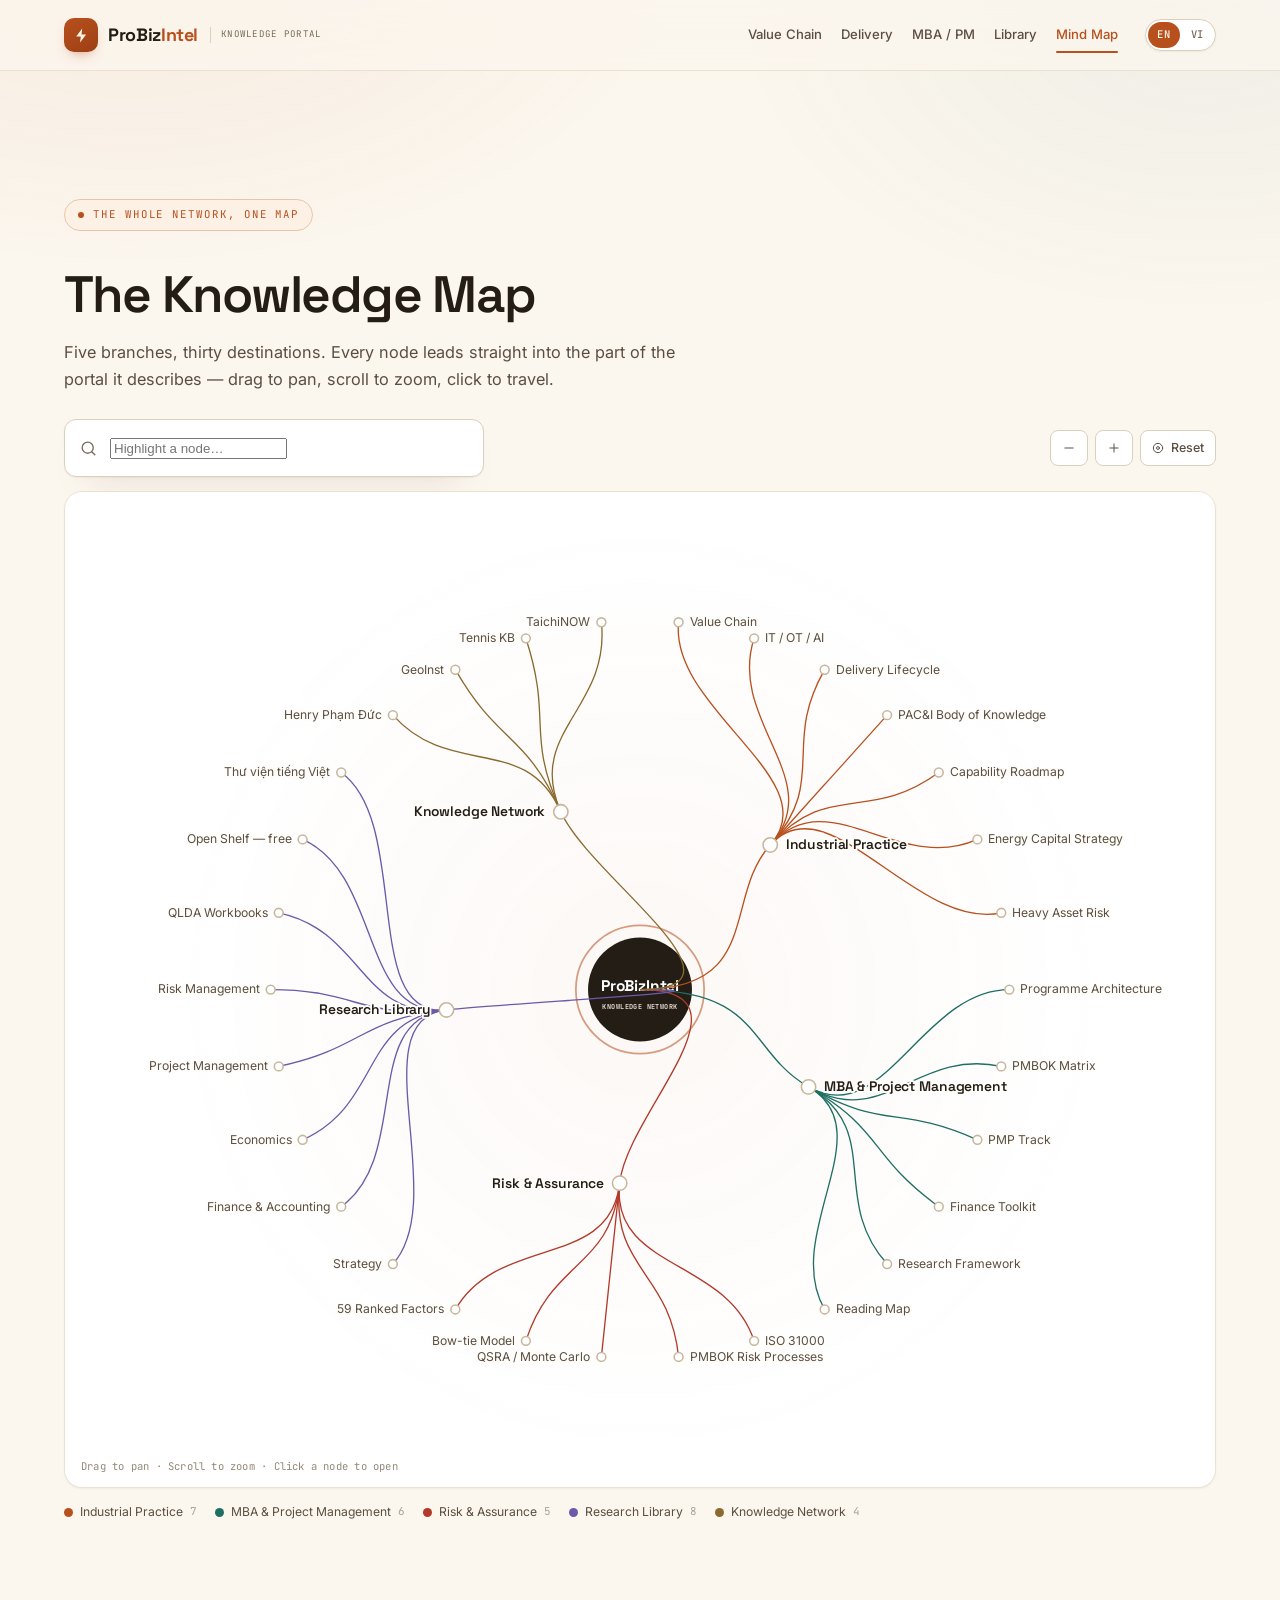
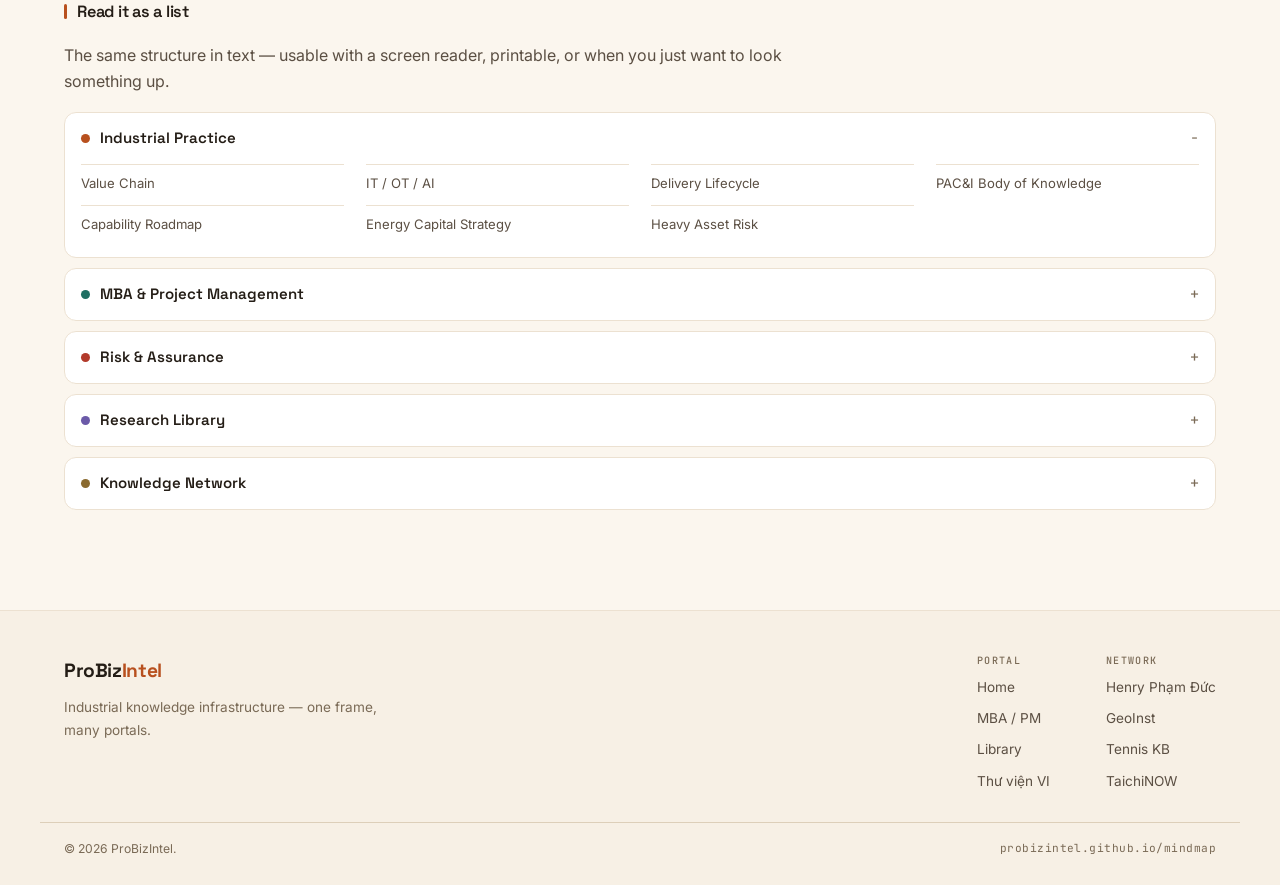
<file: mindmap/index.html>
<!DOCTYPE html>
<html lang="en" data-title-en="Knowledge Mind Map | ProBizIntel" data-title-vi="Sơ đồ Tri thức | ProBizIntel">
<head>
<meta charset="UTF-8">
<meta name="viewport" content="width=device-width, initial-scale=1.0">
<title>Knowledge Mind Map | ProBizIntel</title>
<meta name="description" content="A single map of the ProBizIntel knowledge network — industrial practice, the MBA and project management curriculum, risk, the research library, and the sister portals.">
<meta name="theme-color" content="#fbf6ee">
<link rel="canonical" href="https://probizintel.github.io/mindmap/">
<meta property="og:site_name" content="ProBizIntel">
<meta property="og:title" content="Knowledge Mind Map | ProBizIntel">
<meta property="og:description" content="Industrial practice, the MBA and project management curriculum, risk, the research library and the sister portals — on one interactive map.">
<meta property="og:type" content="website">
<meta property="og:url" content="https://probizintel.github.io/mindmap/">
<meta property="og:image" content="https://probizintel.github.io/assets/og.png">
<meta property="og:image:width" content="1200">
<meta property="og:image:height" content="630">
<meta property="og:image:alt" content="ProBizIntel — where capital, risk and execution meet: an MBA and project-management knowledge base, a curated research library, and one interactive map.">
<meta property="og:locale" content="en_US">
<meta property="og:locale:alternate" content="vi_VN">
<meta name="twitter:card" content="summary_large_image">
<meta name="twitter:title" content="Knowledge Mind Map | ProBizIntel">
<meta name="twitter:description" content="Industrial practice, the MBA and project management curriculum, risk, the research library and the sister portals — on one interactive map.">
<meta name="twitter:image" content="https://probizintel.github.io/assets/og.png">
<link rel="icon" href="/favicon.svg" type="image/svg+xml">
<link rel="apple-touch-icon" href="/assets/apple-touch-icon.png">
<script type="application/ld+json">
{
  "@context": "https://schema.org",
  "@type": "WebPage",
  "@id": "https://probizintel.github.io/mindmap/#webpage",
  "url": "https://probizintel.github.io/mindmap/",
  "name": "Knowledge Mind Map",
  "description": "A single interactive map of the ProBizIntel knowledge network — industrial practice, the MBA and project management curriculum, risk, the research library, and the sister portals.",
  "inLanguage": ["en", "vi"],
  "isPartOf": { "@id": "https://probizintel.github.io/#website" },
  "publisher": {
    "@type": "Organization",
    "name": "ProBizIntel",
    "url": "https://probizintel.github.io/"
  }
}
</script>
<link rel="preconnect" href="https://fonts.googleapis.com">
<link rel="preconnect" href="https://fonts.gstatic.com" crossorigin>
<link href="https://fonts.googleapis.com/css2?family=Space+Grotesk:wght@400;500;600;700&family=Inter:wght@400;500;600;700&family=JetBrains+Mono:wght@400;500&display=swap" rel="stylesheet">
<link rel="stylesheet" href="../style.css">
<link rel="stylesheet" href="mindmap.css">
</head>
<body class="mm-page">
<a class="skip-link" href="#outline" data-vi="Chuyển đến danh sách">Skip to list</a>
<div class="scroll-progress" id="scrollProgress" aria-hidden="true"></div>

<svg class="sprite" aria-hidden="true" focusable="false">
  <symbol id="i-bolt" viewBox="0 0 24 24"><path d="M13 2 4.5 13.5H11l-1 8.5 8.5-11.5H12z"/></symbol>
  <symbol id="i-search" viewBox="0 0 24 24"><circle cx="11" cy="11" r="7"/><path d="m20 20-3.6-3.6"/></symbol>
  <symbol id="i-close" viewBox="0 0 24 24"><path d="M6 6l12 12M18 6 6 18"/></symbol>
  <symbol id="i-menu" viewBox="0 0 24 24"><path d="M4 7h16M4 12h16M4 17h16"/></symbol>
  <symbol id="i-up" viewBox="0 0 24 24"><path d="M12 20V5M6 11l6-6 6 6"/></symbol>
  <symbol id="i-net" viewBox="0 0 24 24"><circle cx="12" cy="5" r="2.4"/><circle cx="5" cy="18" r="2.4"/><circle cx="19" cy="18" r="2.4"/><path d="M12 7.4v4.6M12 12 6.6 16M12 12l5.4 4"/></symbol>
  <symbol id="i-plus" viewBox="0 0 24 24"><path d="M12 5v14M5 12h14"/></symbol>
  <symbol id="i-minus" viewBox="0 0 24 24"><path d="M5 12h14"/></symbol>
  <symbol id="i-target" viewBox="0 0 24 24"><circle cx="12" cy="12" r="8"/><circle cx="12" cy="12" r="2.5"/></symbol>
</svg>

<header class="site-header" id="siteHeader">
  <div class="header-inner">
    <a class="brand" href="../index.html" aria-label="ProBizIntel">
      <span class="brand-mark"><svg class="ico"><use href="#i-bolt"/></svg></span>
      <span class="brand-text">ProBiz<span class="accent">Intel</span></span>
      <span class="brand-tag" data-vi="Cổng tri thức">Knowledge Portal</span>
    </a>
    <nav class="nav" id="nav" aria-label="Primary" data-vi-aria="Điều hướng chính">
      <a class="nav-link" href="../index.html#chain" data-vi="Chuỗi giá trị">Value Chain</a>
      <a class="nav-link" href="../index.html#delivery" data-vi="Triển khai">Delivery</a>
      <a class="nav-link" href="../MBAPM/index.html" data-vi="MBA / QLDA">MBA / PM</a>
      <a class="nav-link" href="../books/index.html" data-vi="Thư viện">Library</a>
      <a class="nav-link is-active" aria-current="page" href="index.html" data-vi="Sơ đồ">Mind Map</a>
    </nav>
    <div class="header-actions">
      <div class="lang-switch" role="group" aria-label="Language / Ngôn ngữ">
        <button class="lang-btn is-active" type="button" data-lang="en" aria-pressed="true">EN</button>
        <button class="lang-btn" type="button" data-lang="vi" aria-pressed="false">VI</button>
      </div>
      <button class="icon-btn menu-btn" id="menuBtn" type="button" aria-label="Open menu" data-vi-aria="Mở menu" aria-expanded="false" aria-controls="nav">
        <svg class="ico"><use href="#i-menu"/></svg>
      </button>
    </div>
  </div>
</header>

<main id="main">
<section class="mm-hero">
  <div class="container">
    <p class="kicker"><span class="pulse"></span> <span data-vi="Bản đồ toàn mạng lưới">The whole network, one map</span></p>
    <h1 data-vi="Sơ đồ Tri thức">The Knowledge Map</h1>
    <p class="lede" data-vi="Năm nhánh, ba mươi đích đến. Mỗi nút dẫn thẳng đến phần tương ứng của cổng — kéo để di chuyển, cuộn để phóng, bấm để đi.">
      Five branches, thirty destinations. Every node leads straight into the part of the portal it describes —
      drag to pan, scroll to zoom, click to travel.
    </p>
  </div>
</section>

<section class="mm-stage">
  <div class="container">
    <div class="mm-toolbar">
      <div class="search-shell mm-search">
        <svg class="ico search-ico"><use href="#i-search"/></svg>
        <input type="search" id="mmSearch" placeholder="Highlight a node…" data-vi-ph="Làm nổi bật một nút…" autocomplete="off" aria-label="Highlight nodes">
        <button class="search-clear" id="mmClear" type="button" aria-label="Clear" hidden><svg class="ico"><use href="#i-close"/></svg></button>
      </div>
      <div class="mm-actions">
        <button class="mm-btn" id="mmOut" type="button" aria-label="Zoom out" data-vi-aria="Thu nhỏ"><svg class="ico"><use href="#i-minus"/></svg></button>
        <button class="mm-btn" id="mmIn" type="button" aria-label="Zoom in" data-vi-aria="Phóng to"><svg class="ico"><use href="#i-plus"/></svg></button>
        <button class="mm-btn mm-reset" id="mmReset" type="button">
          <svg class="ico"><use href="#i-target"/></svg>
          <span data-vi="Đặt lại">Reset</span>
        </button>
      </div>
    </div>

    <div class="mm-canvas" id="mmCanvas">
      <svg id="mmSvg" viewBox="0 0 1040 900" role="img" aria-labelledby="mmTitle" preserveAspectRatio="xMidYMid meet">
        <title id="mmTitle">ProBizIntel knowledge map</title>
        <g id="mmPanzoom"></g>
      </svg>
      <p class="mm-hint" data-vi="Kéo để di chuyển · Cuộn để phóng to · Bấm vào nút để mở">Drag to pan · Scroll to zoom · Click a node to open</p>
    </div>

    <div class="mm-legend" id="mmLegend"></div>
  </div>
</section>

<section class="mm-outline-wrap" id="outline">
  <div class="container">
    <h2 class="sub-head" data-vi="Đọc dưới dạng danh sách">Read it as a list</h2>
    <p class="intro-text" data-vi="Cùng nội dung, dạng văn bản — dùng được với trình đọc màn hình, in ra, hoặc khi bạn chỉ muốn tra nhanh.">
      The same structure in text — usable with a screen reader, printable, or when you just want to look something up.
    </p>
    <div class="mm-outline" id="mmOutline"></div>
  </div>
</section>
</main>

<footer class="site-footer">
  <div class="container footer-inner">
    <div class="footer-brand">
      <span class="brand-text">ProBiz<span class="accent">Intel</span></span>
      <p data-vi="Hạ tầng tri thức công nghiệp — một khung, nhiều cổng.">Industrial knowledge infrastructure — one frame, many portals.</p>
    </div>
    <nav class="footer-nav" aria-label="Footer" data-vi-aria="Chân trang">
      <div>
        <h3 data-vi="Cổng">Portal</h3>
        <a href="../index.html" data-vi="Trang chủ">Home</a>
        <a href="../MBAPM/index.html" data-vi="MBA / QLDA">MBA / PM</a>
        <a href="../books/index.html" data-vi="Thư viện">Library</a>
        <a href="../vi/books/index.html" data-vi="Thư viện tiếng Việt">Thư viện VI</a>
      </div>
      <div>
        <h3 data-vi="Mạng lưới">Network</h3>
        <a href="https://henryphamduc.github.io/" target="_blank" rel="noopener">Henry Phạm Đức</a>
        <a href="https://geoinst.github.io/" target="_blank" rel="noopener">GeoInst</a>
        <a href="https://tenniskb.github.io/" target="_blank" rel="noopener">Tennis KB</a>
        <a href="https://taichikb.github.io/" target="_blank" rel="noopener">TaichiNOW</a>
      </div>
    </nav>
  </div>
  <div class="container footer-base">
    <p>© <span id="year">2026</span> ProBizIntel.</p>
    <p class="footer-target">probizintel.github.io/mindmap</p>
  </div>
</footer>

<button class="to-top" id="toTop" type="button" aria-label="Back to top" data-vi-aria="Về đầu trang">
  <svg class="ico"><use href="#i-up"/></svg>
</button>

<script src="../app.js"></script>
<script src="mindmap.js"></script>
</body>
</html>
</file>
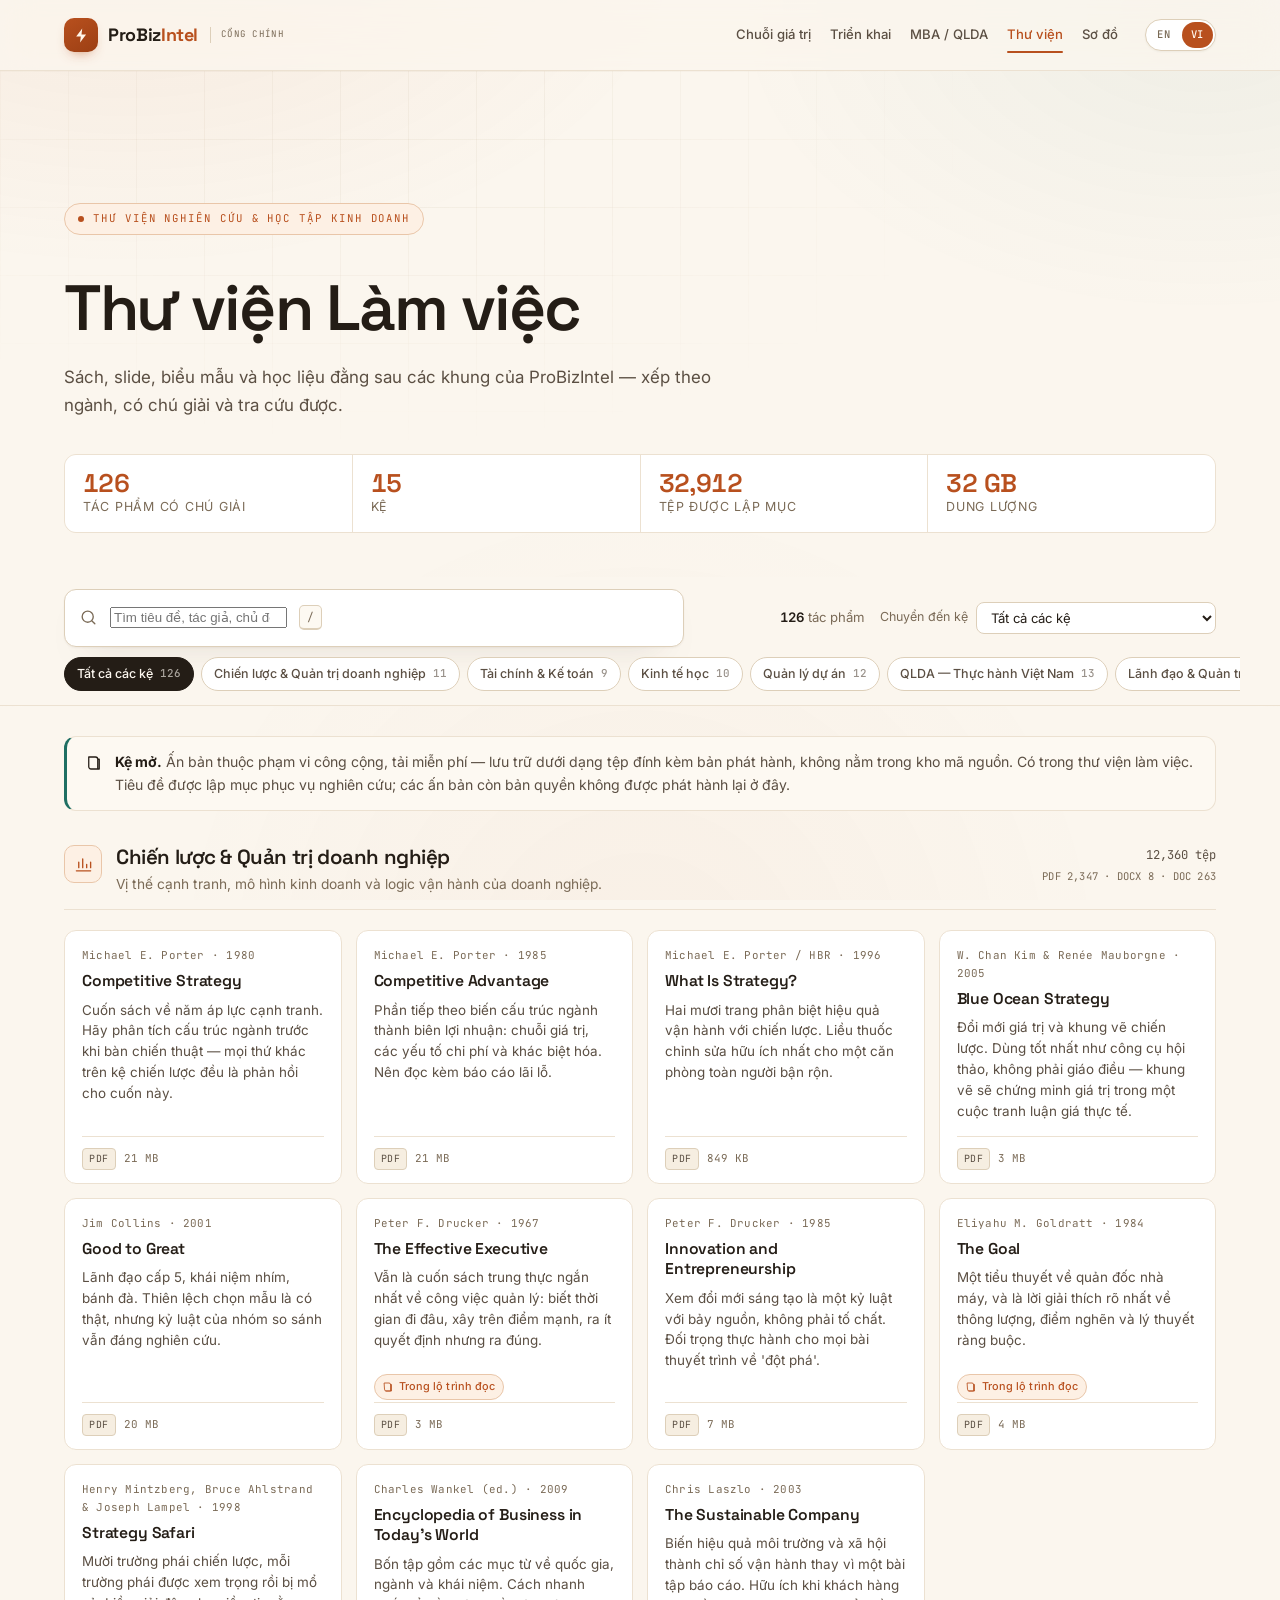
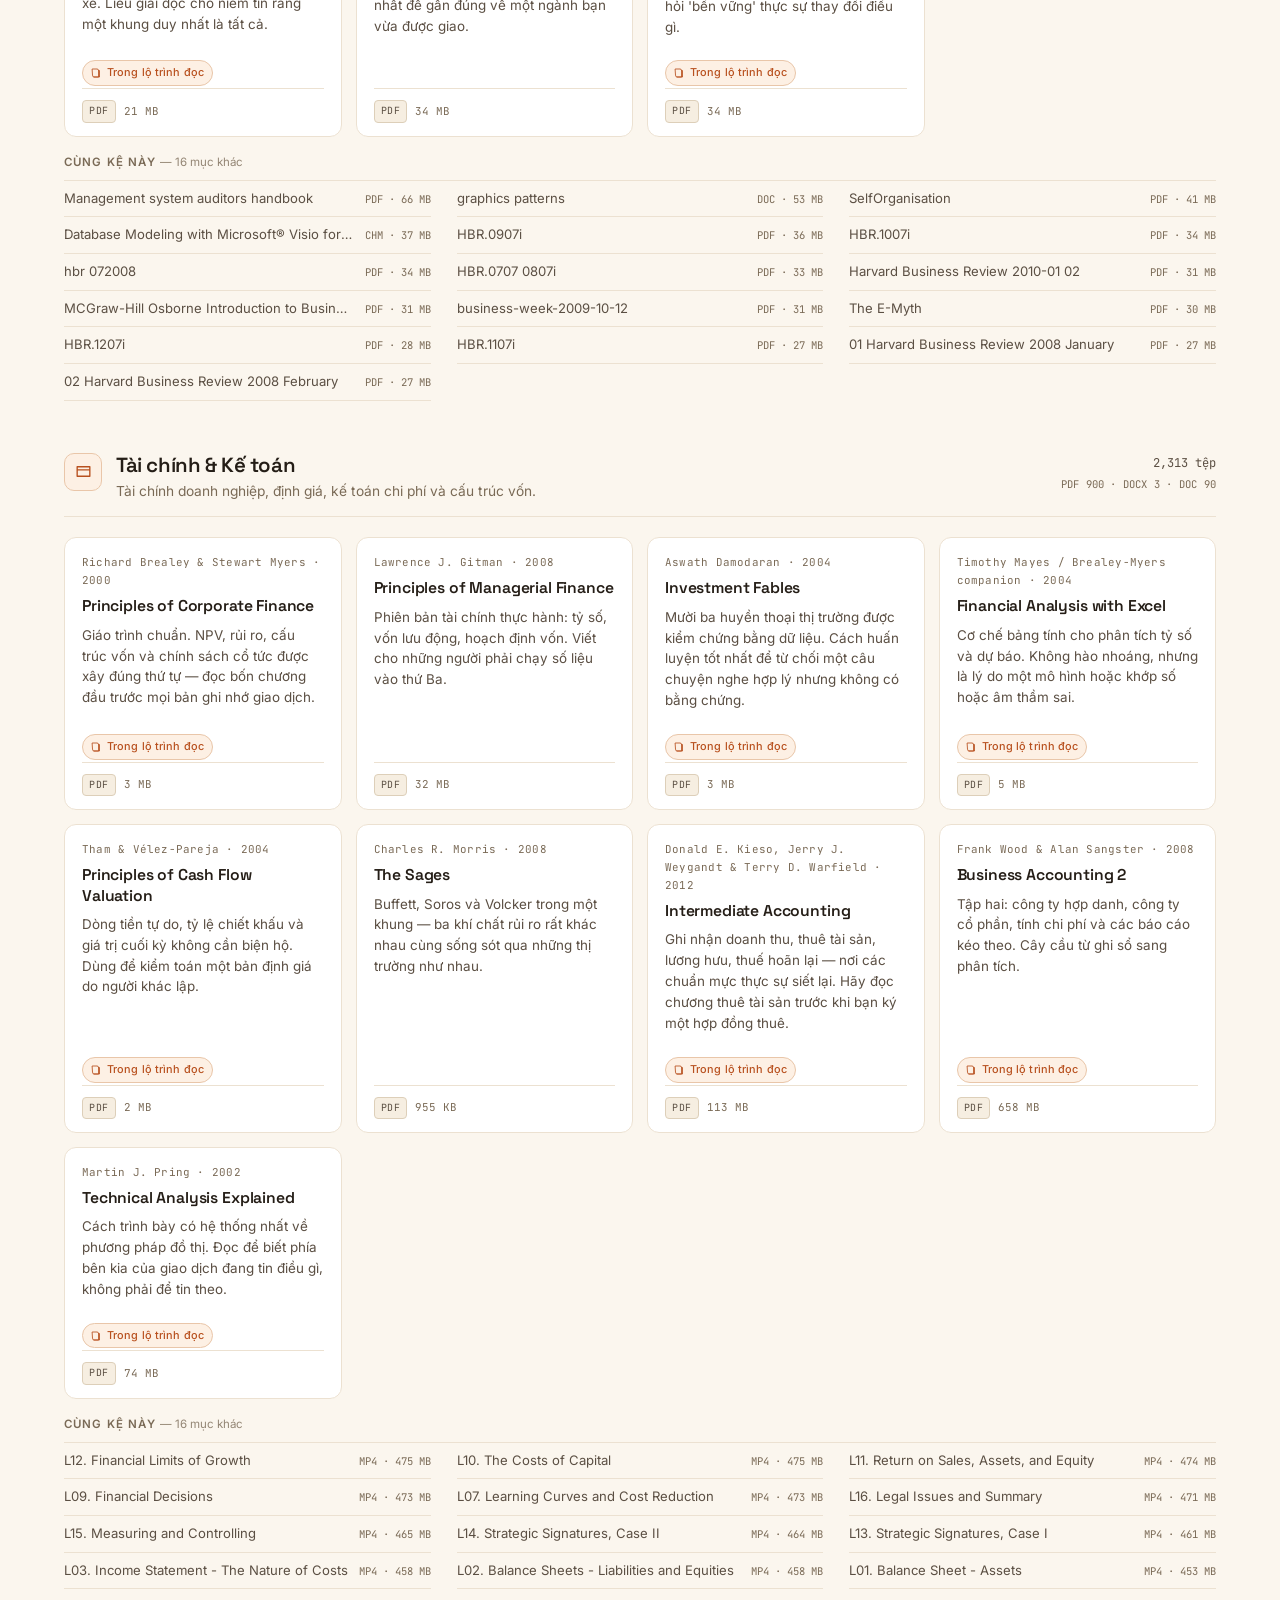
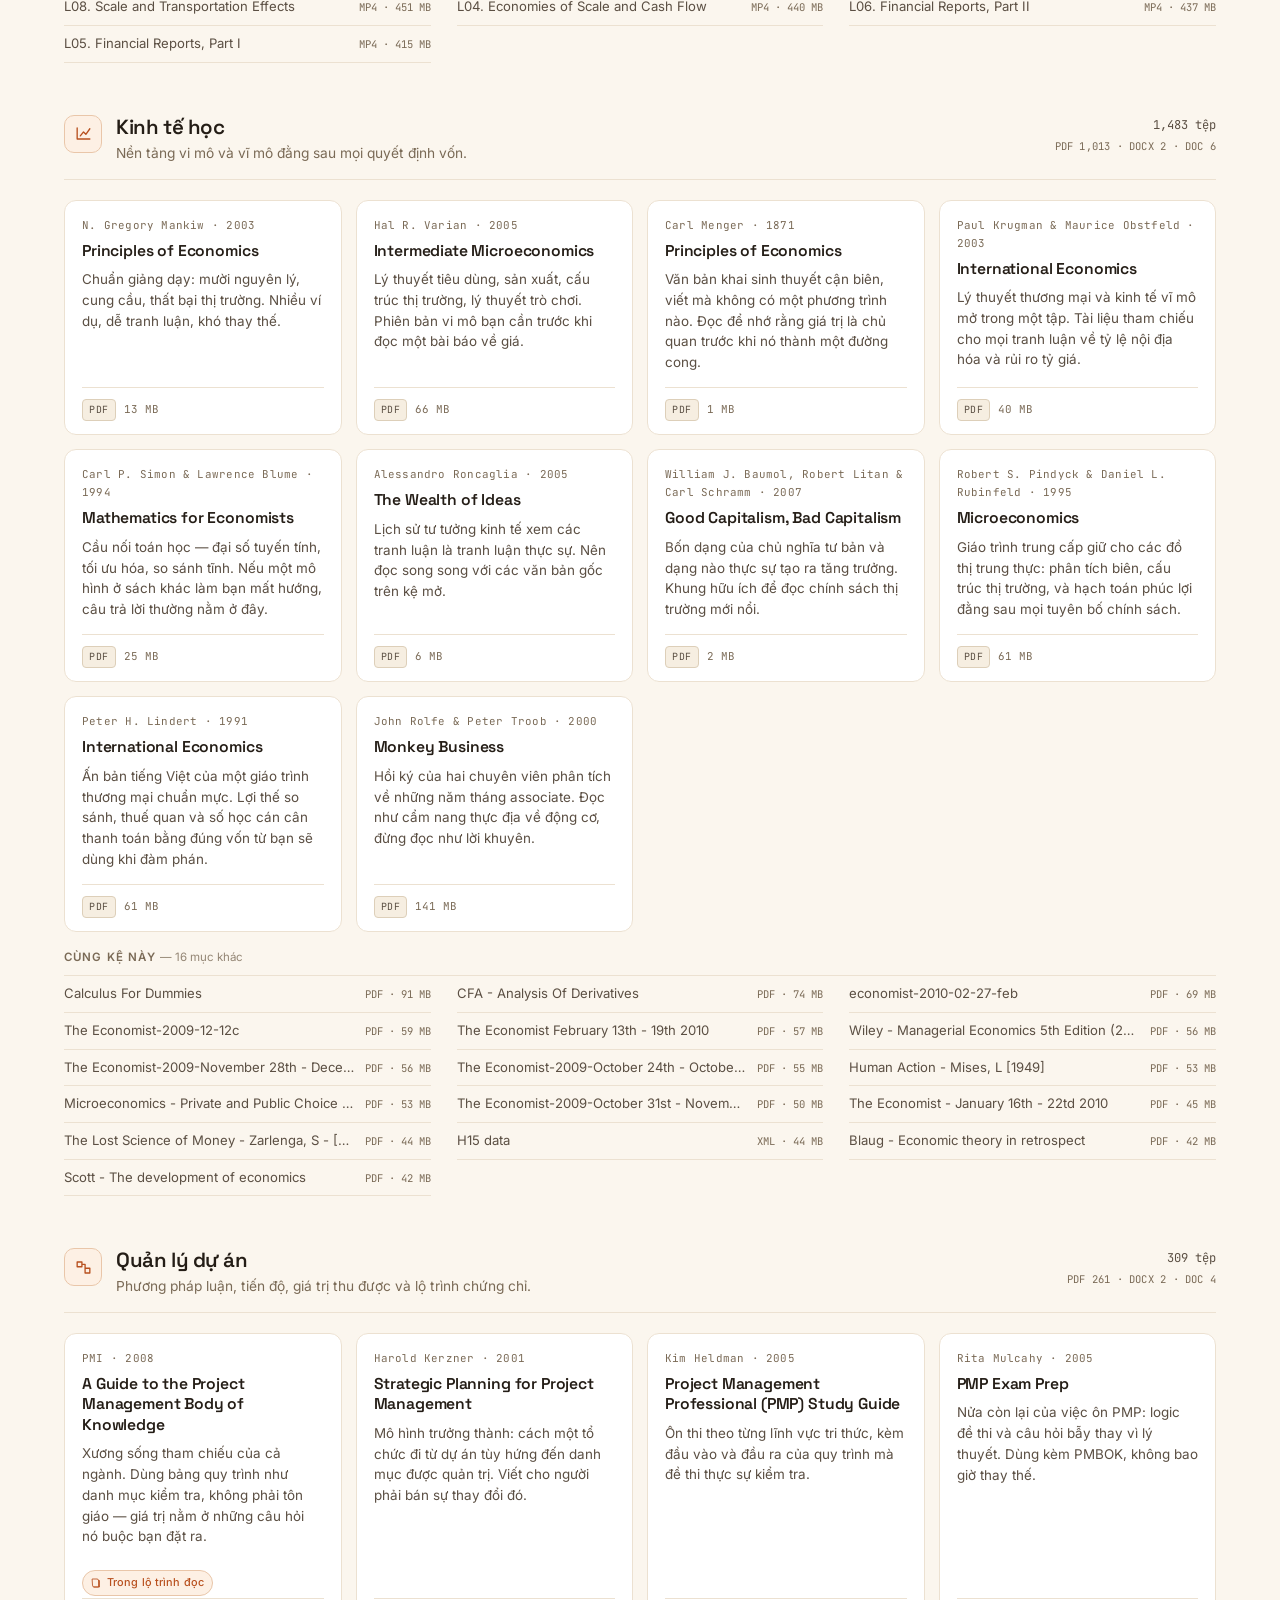
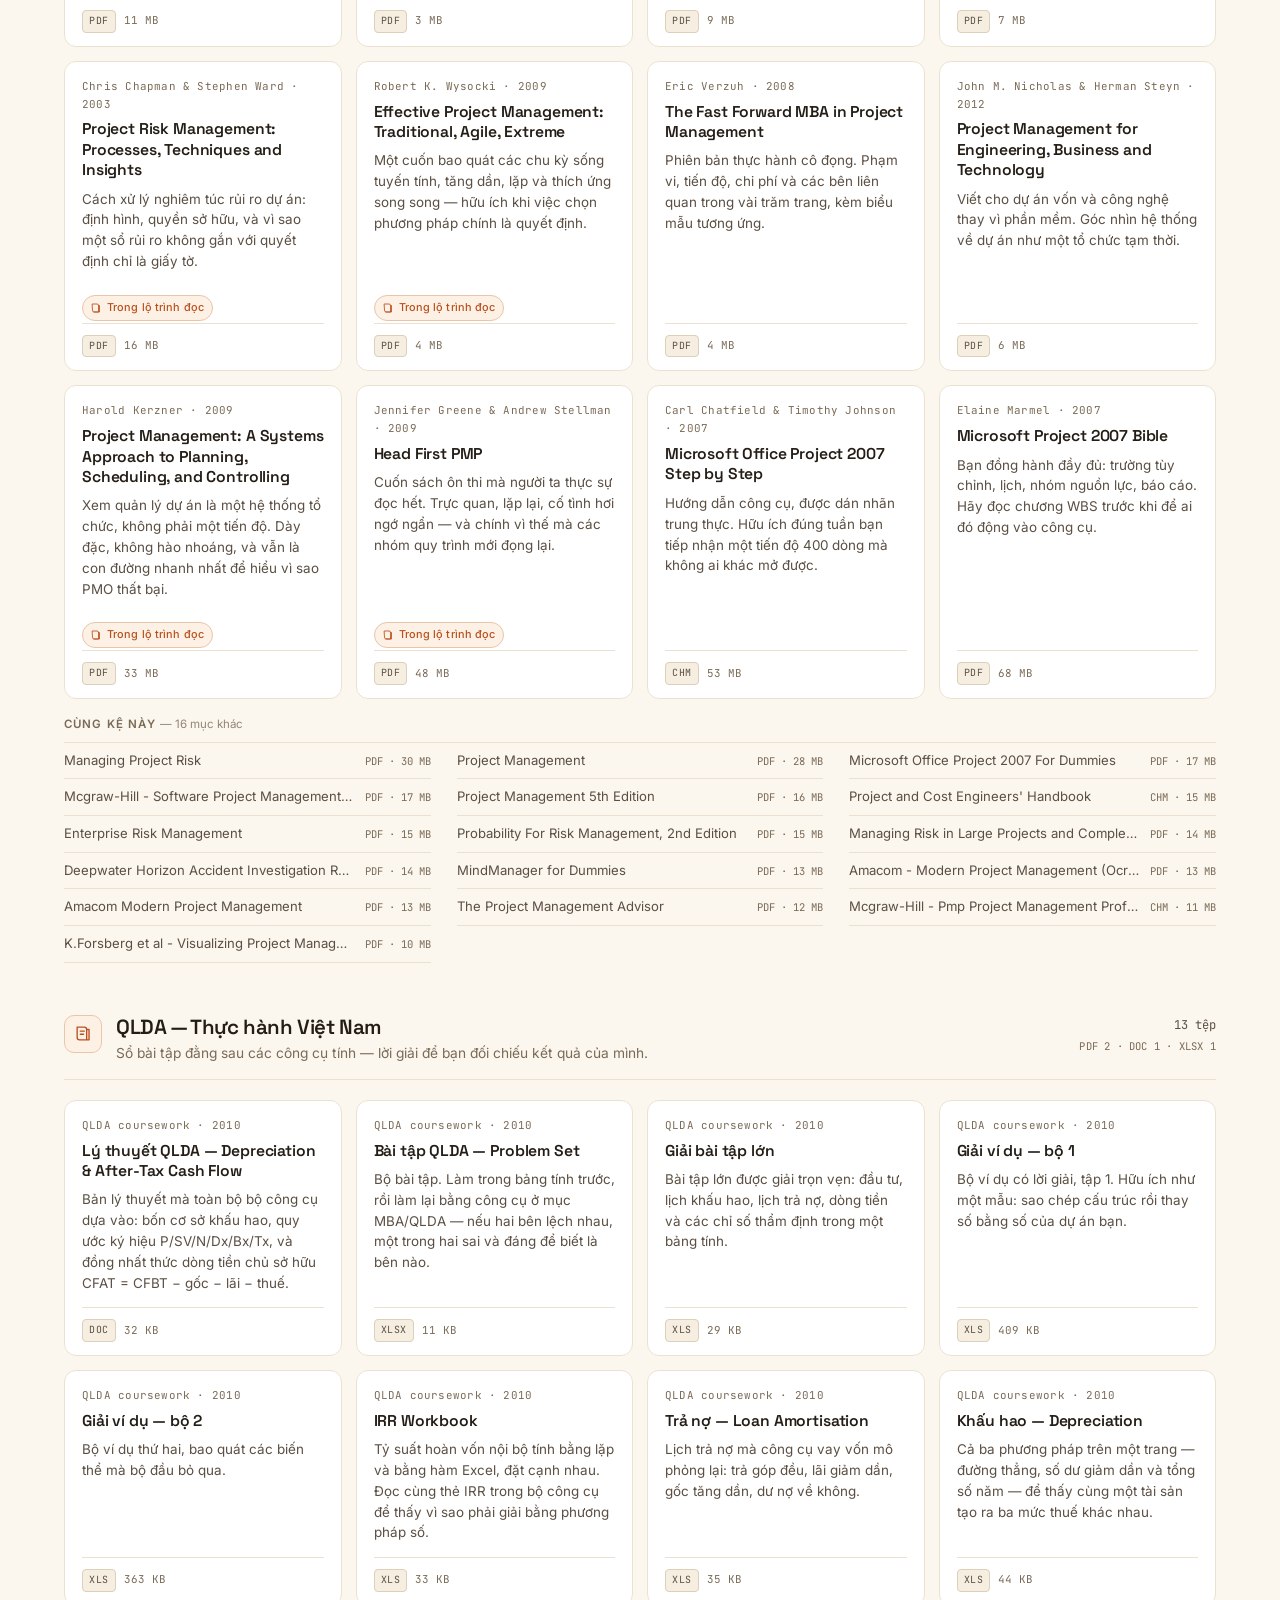
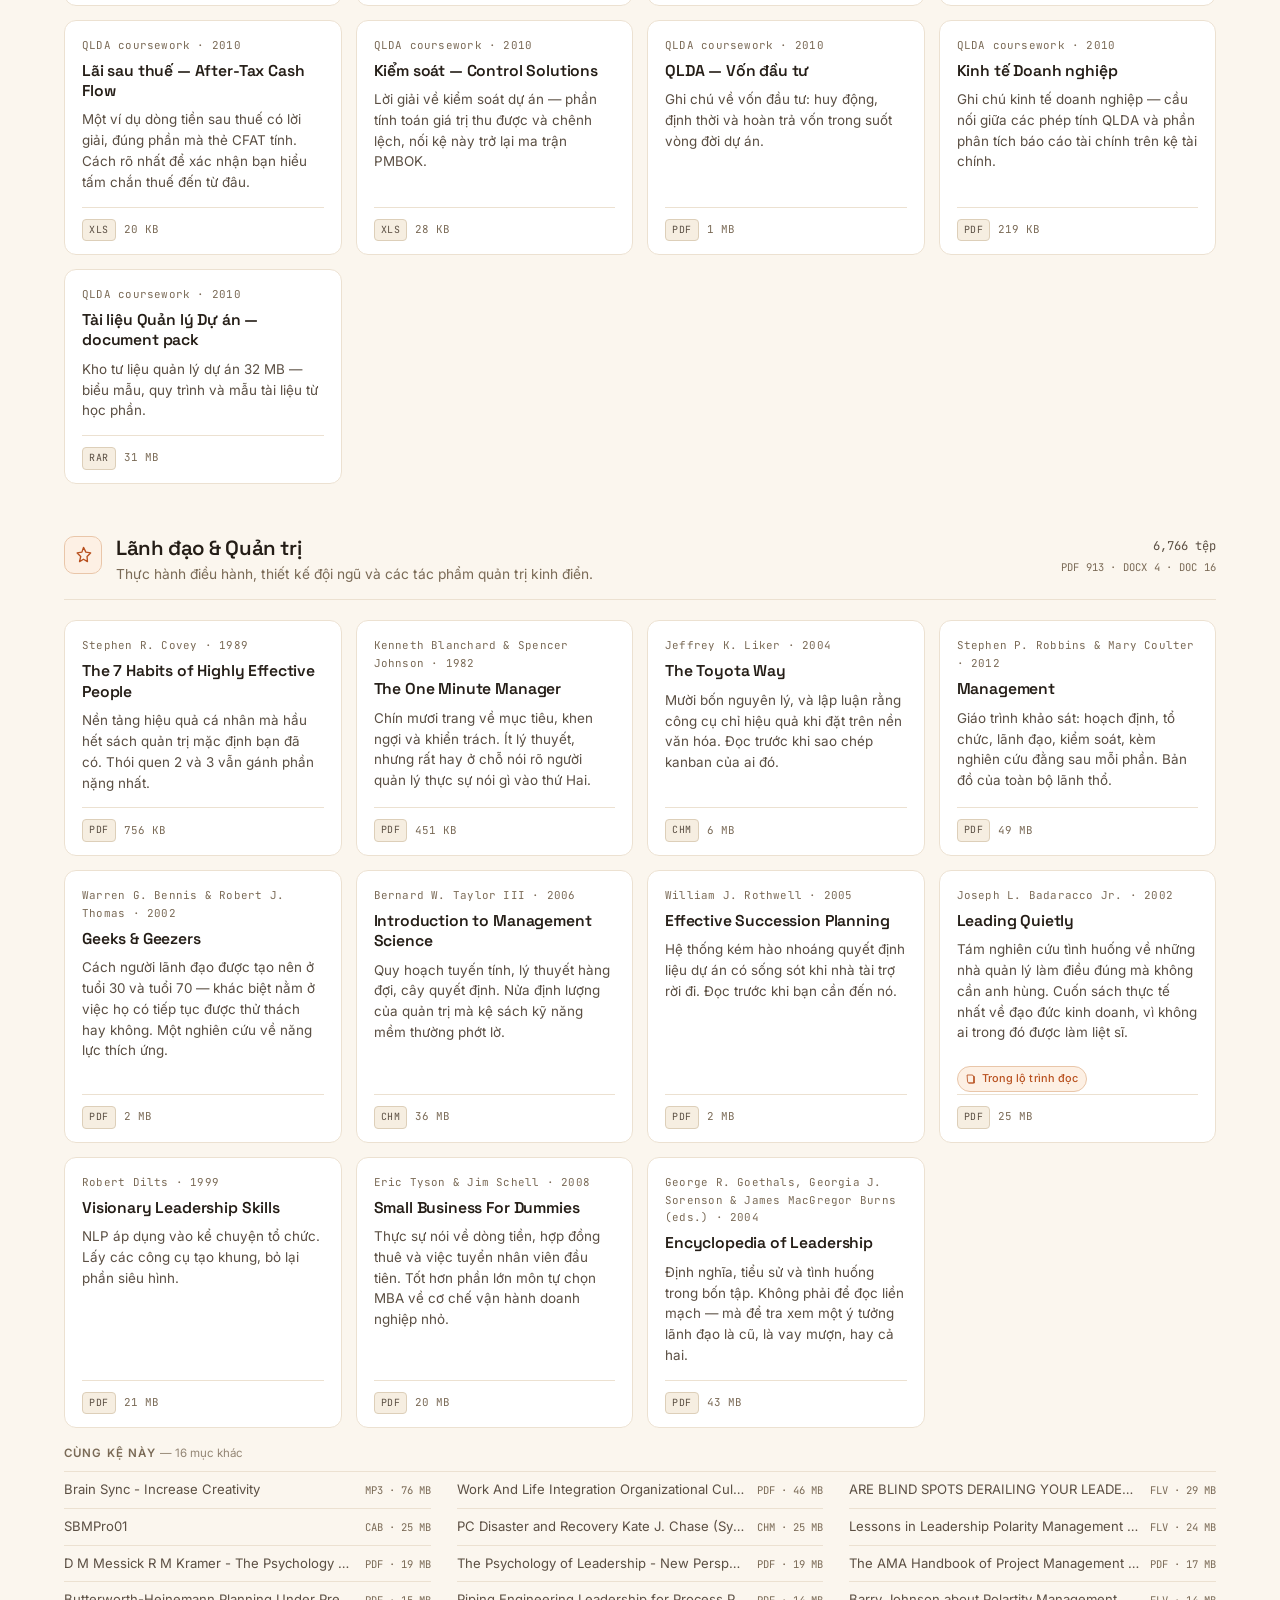
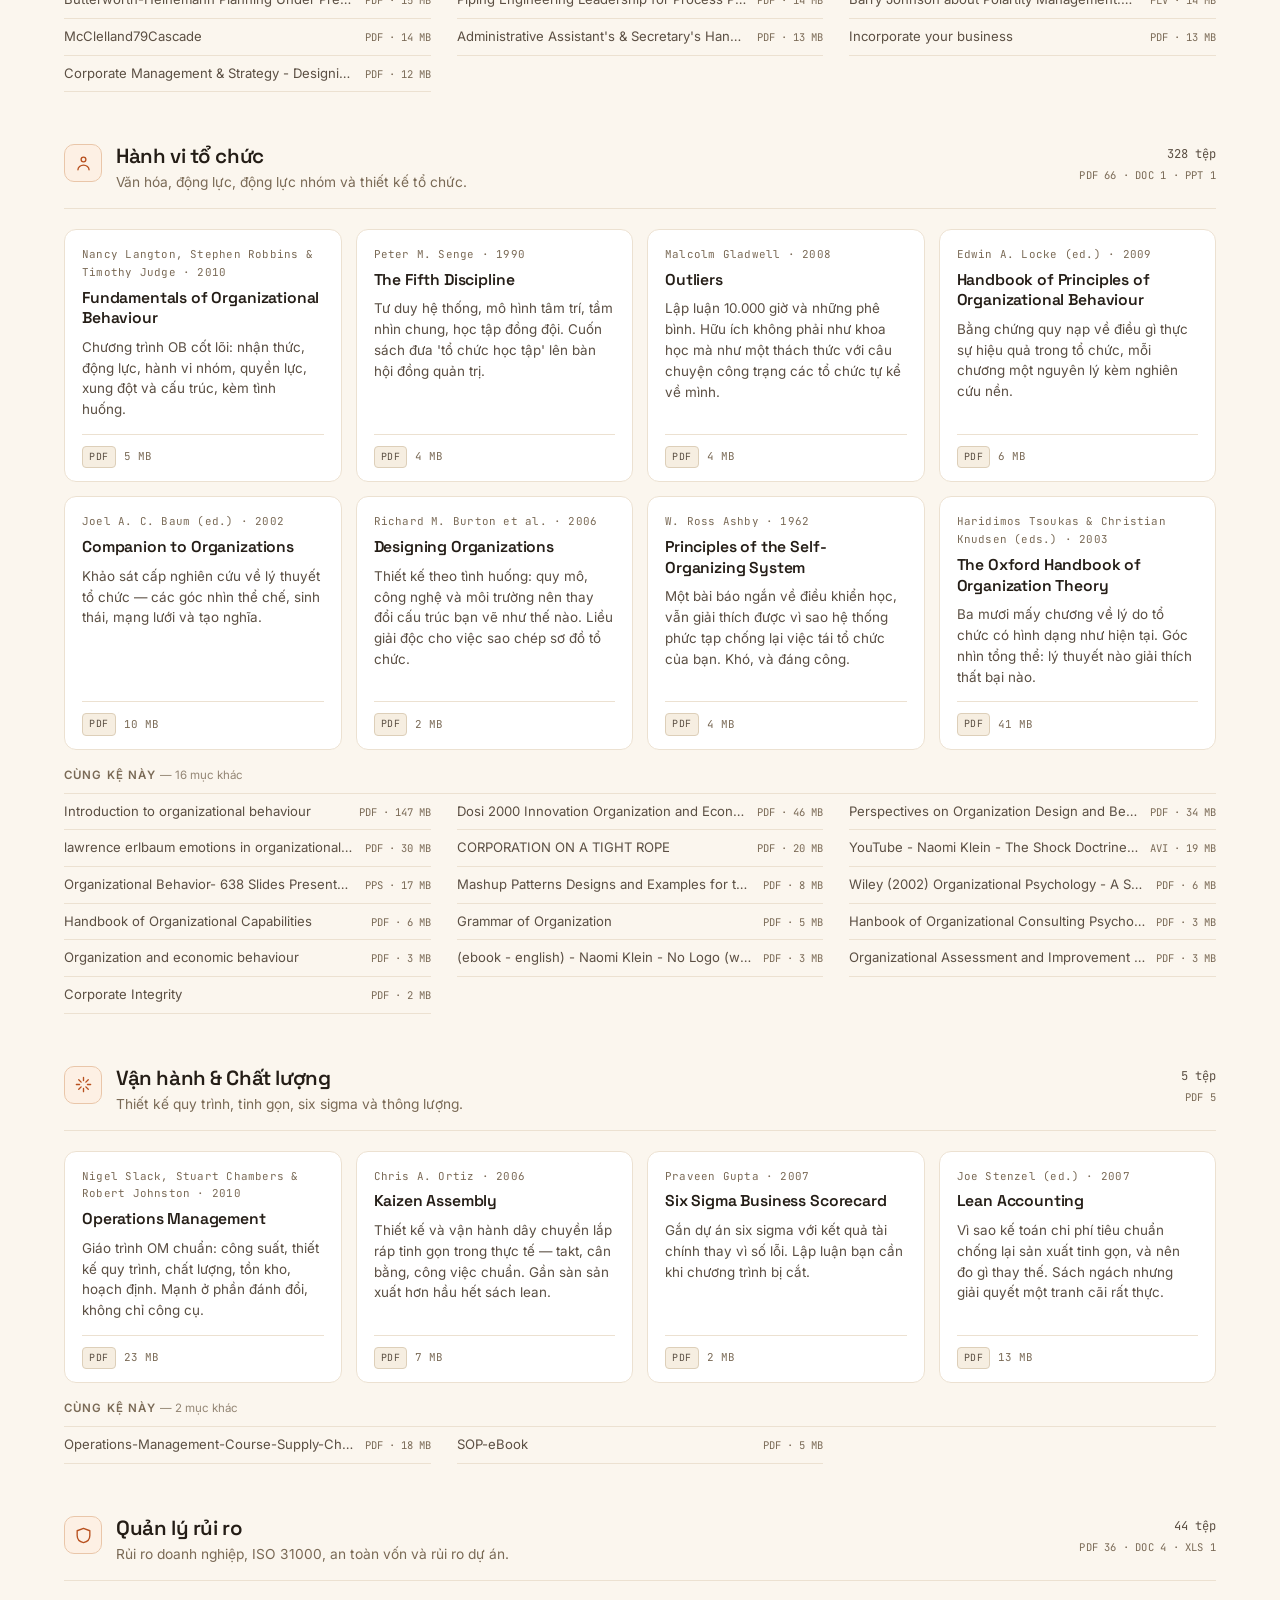
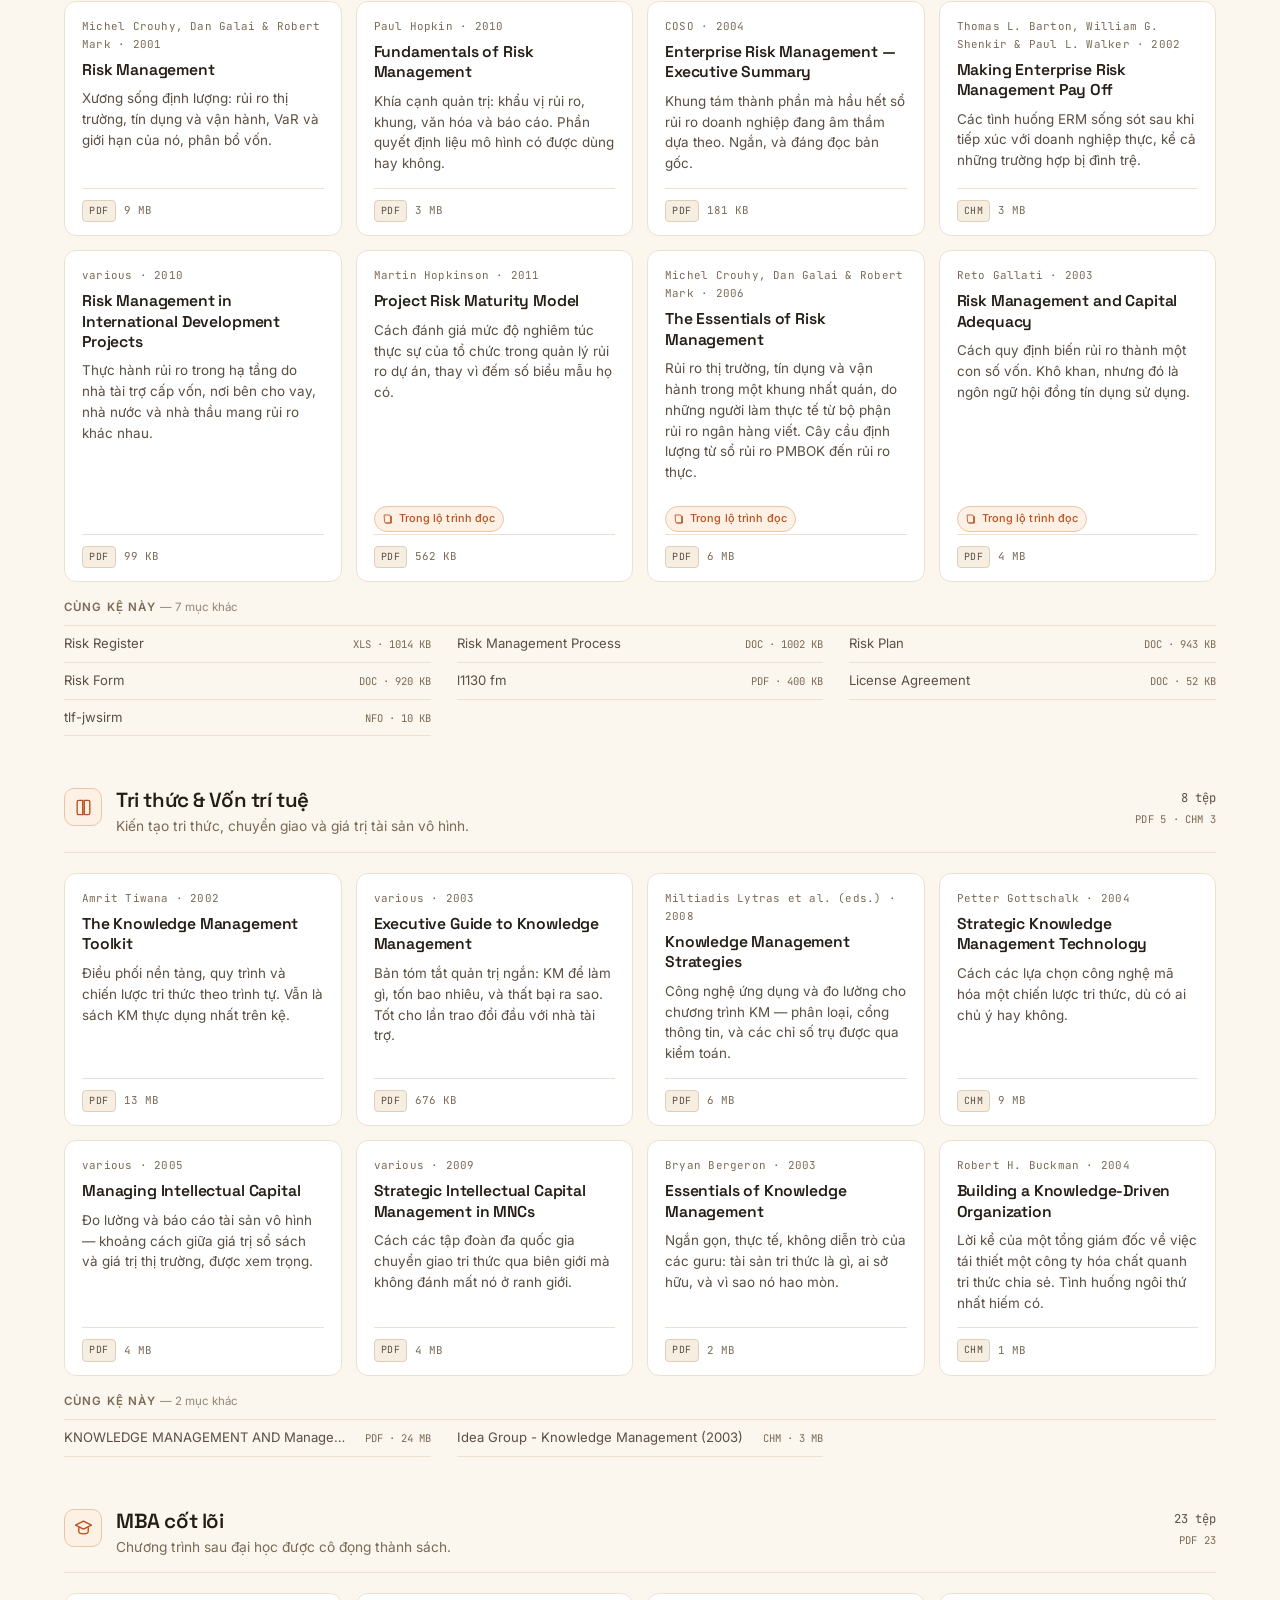
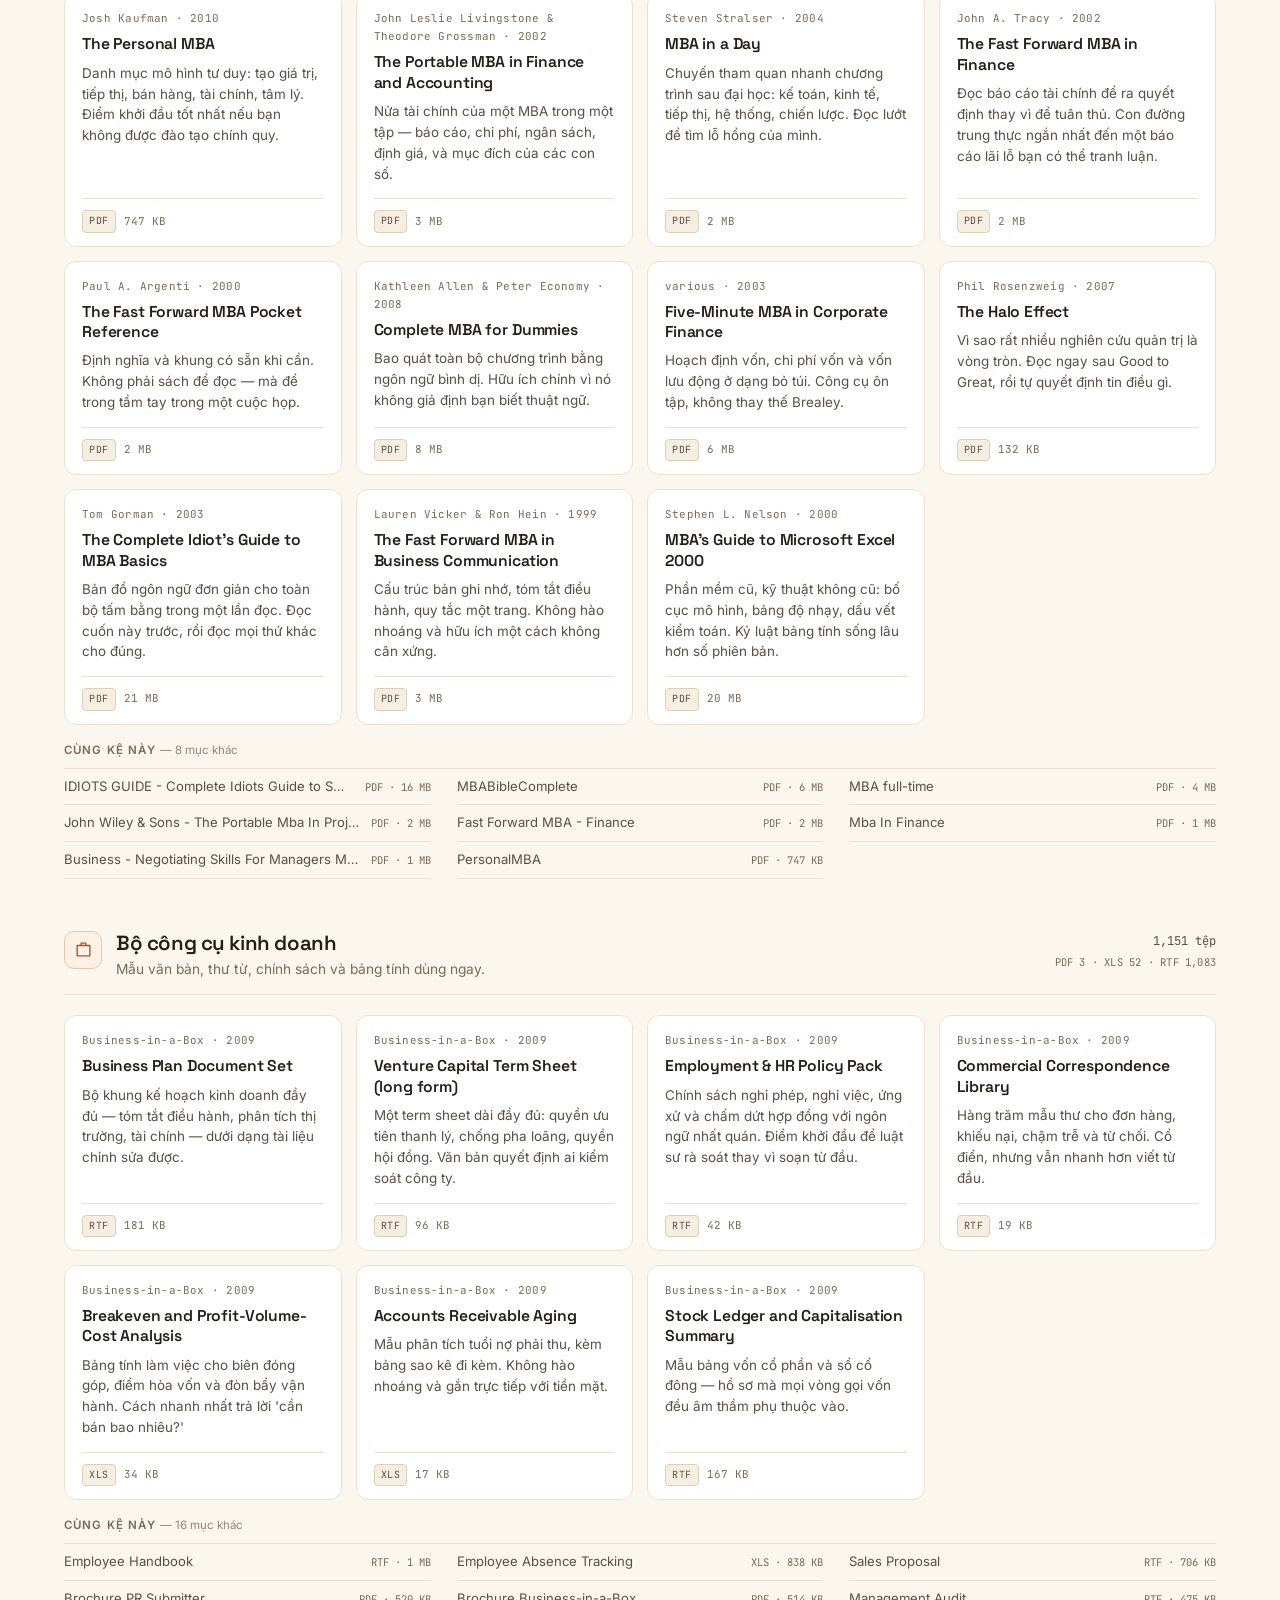
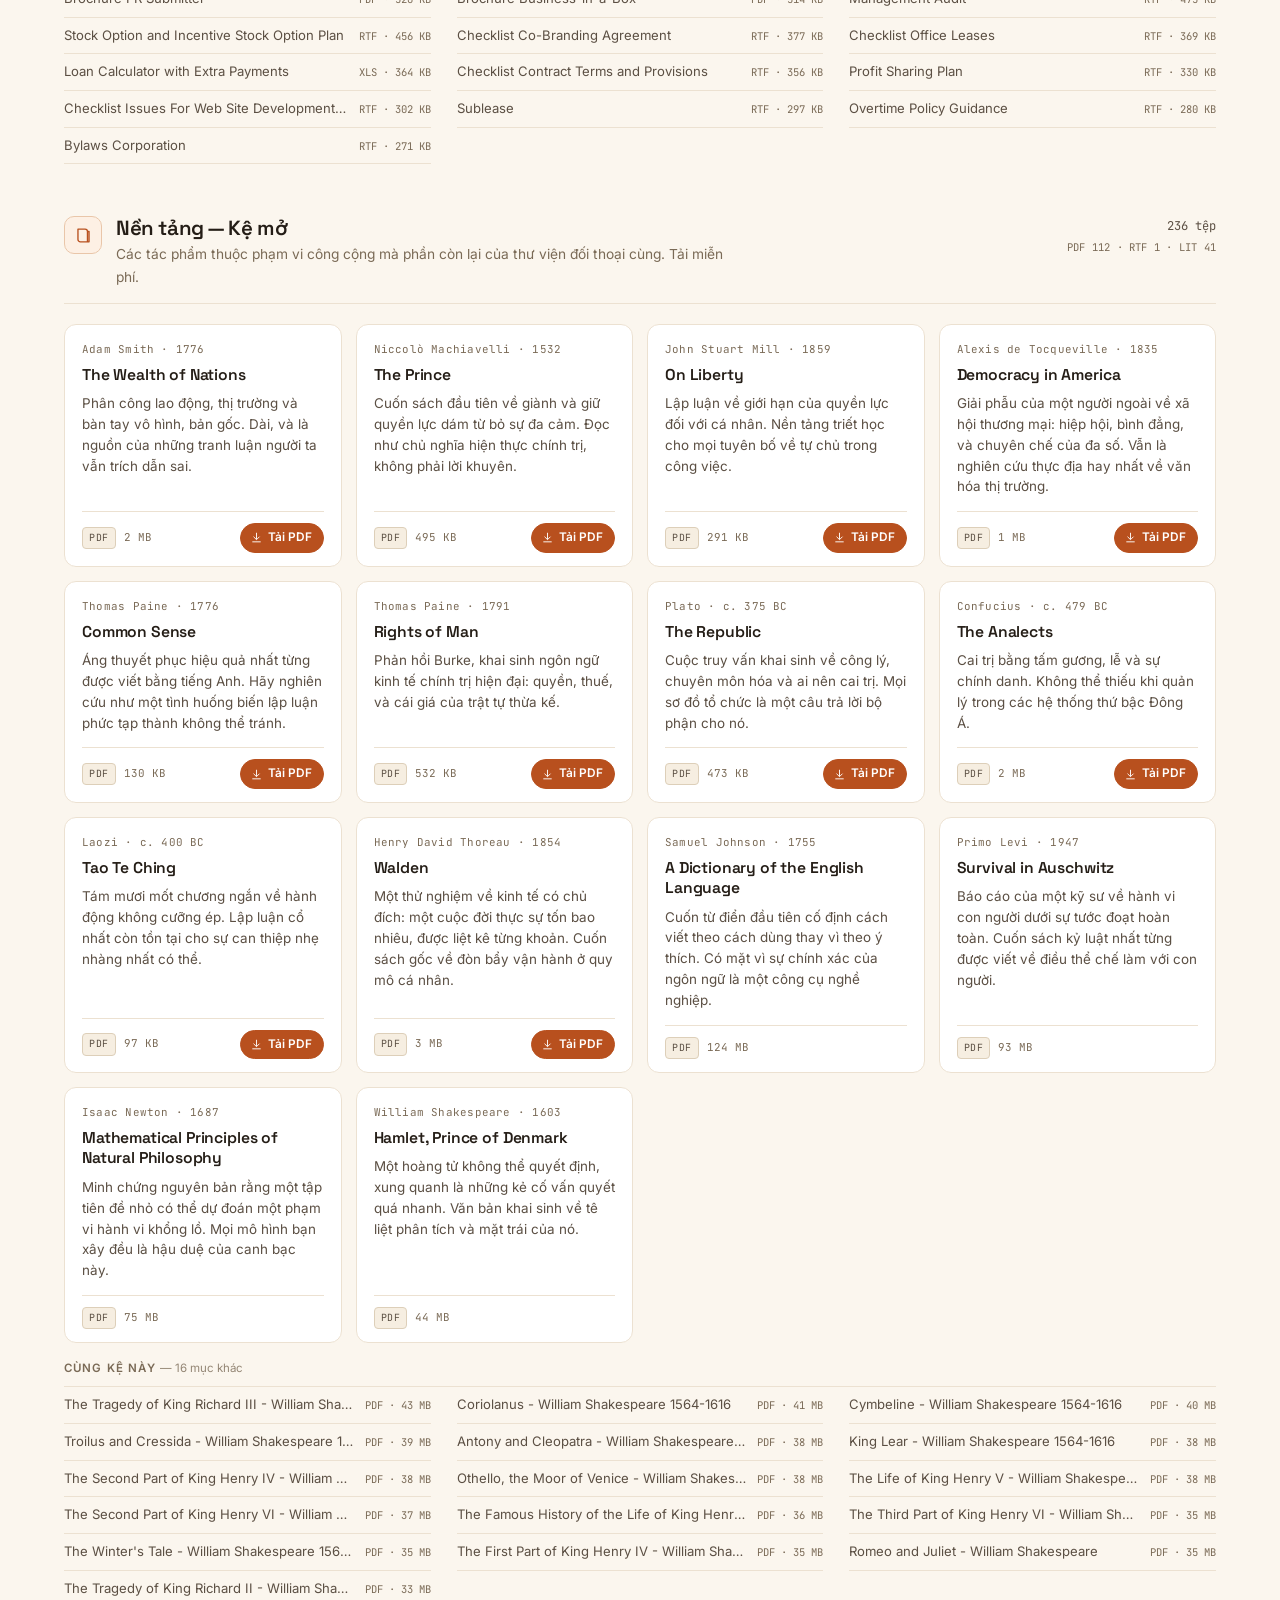
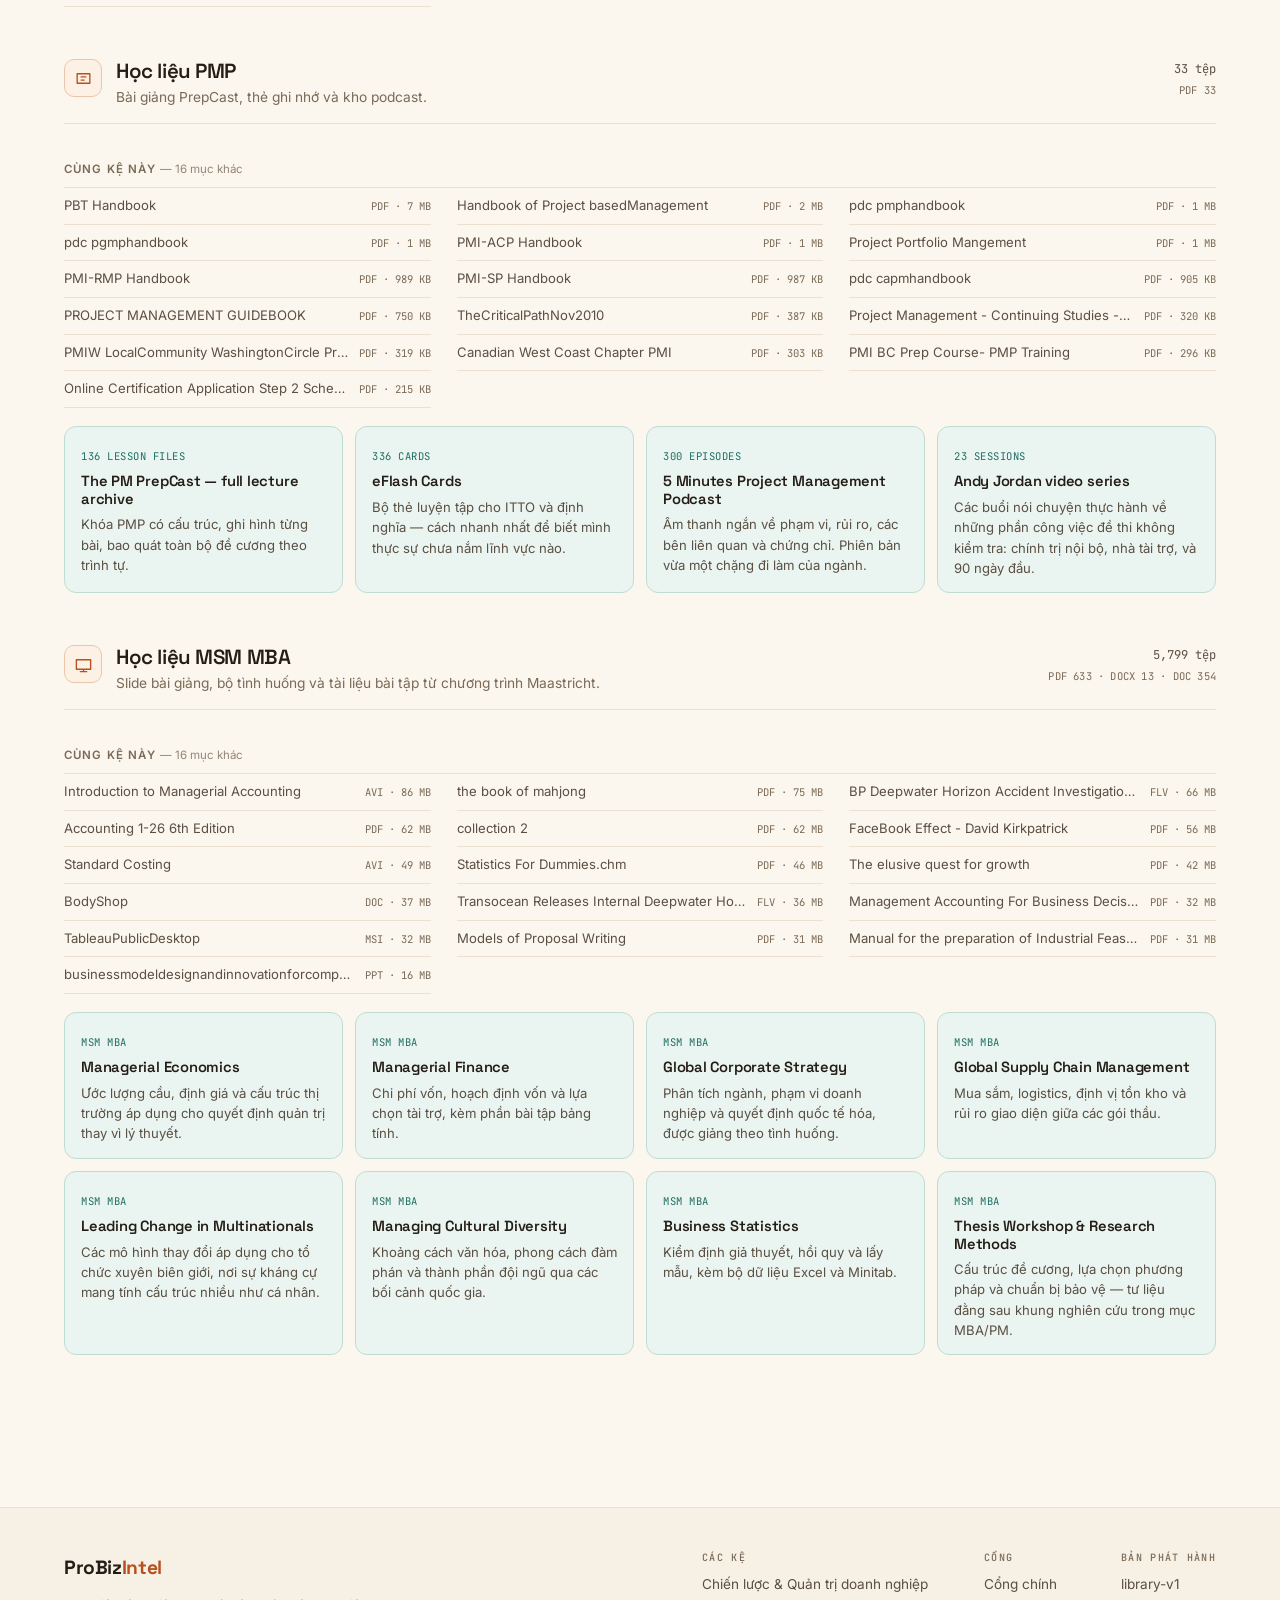
<file: vi/books/index.html>
<!DOCTYPE html>
<html lang="vi">
<head>
<meta charset="UTF-8">
<meta name="viewport" content="width=device-width, initial-scale=1.0">
<title>Thư viện | ProBizIntel</title>
<meta name="description" content="126 tác phẩm có chú giải trên 15 kệ — chiến lược, tài chính, kinh tế, quản lý dự án, rủi ro và lõi MBA, được lập mục trong 32.912 tệp.">
<meta name="theme-color" content="#fbf6ee">
<link rel="canonical" href="https://probizintel.github.io/vi/books/">
<meta property="og:site_name" content="ProBizIntel">
<meta property="og:title" content="Thư viện | ProBizIntel">
<meta property="og:description" content="126 tác phẩm có chú giải trên 15 kệ — chiến lược, tài chính, kinh tế, quản lý dự án, rủi ro và lõi MBA, được lập mục trong 32.912 tệp.">
<meta property="og:type" content="website">
<meta property="og:url" content="https://probizintel.github.io/vi/books/">
<meta property="og:image" content="https://probizintel.github.io/assets/og.png">
<meta property="og:image:width" content="1200">
<meta property="og:image:height" content="630">
<meta property="og:image:alt" content="ProBizIntel — where capital, risk and execution meet: an MBA and project-management knowledge base, a curated research library, and one interactive map.">
<meta property="og:locale" content="vi_VN">
<meta property="og:locale:alternate" content="en_US">
<meta name="twitter:card" content="summary_large_image">
<meta name="twitter:title" content="Thư viện | ProBizIntel">
<meta name="twitter:description" content="126 tác phẩm có chú giải trên 15 kệ — chiến lược, tài chính, kinh tế, quản lý dự án, rủi ro và lõi MBA, được lập mục trong 32.912 tệp.">
<meta name="twitter:image" content="https://probizintel.github.io/assets/og.png">
<link rel="icon" href="/favicon.svg" type="image/svg+xml">
<link rel="apple-touch-icon" href="/assets/apple-touch-icon.png">
<script type="application/ld+json">
{"@context": "https://schema.org", "@type": "CollectionPage", "@id": "https://probizintel.github.io/vi/books/#webpage", "url": "https://probizintel.github.io/vi/books/", "name": "Thư viện | ProBizIntel", "description": "126 tác phẩm có chú giải trên 15 kệ — chiến lược, tài chính, kinh tế, quản lý dự án, rủi ro và lõi MBA, được lập mục trong 32.912 tệp.", "inLanguage": ["vi"], "isPartOf": {"@id": "https://probizintel.github.io/#website"}, "mainEntity": {"@type": "ItemList", "numberOfItems": 126, "name": "Tác phẩm có chú giải"}, "publisher": {"@type": "Organization", "name": "ProBizIntel", "url": "https://probizintel.github.io/"}}
</script>
<link rel="preconnect" href="https://fonts.googleapis.com">
<link rel="preconnect" href="https://fonts.gstatic.com" crossorigin>
<link href="https://fonts.googleapis.com/css2?family=Space+Grotesk:wght@400;500;600;700&family=Inter:wght@400;500;600;700&family=JetBrains+Mono:wght@400;500&display=swap" rel="stylesheet">
<link rel="stylesheet" href="../../style.css">
<link rel="stylesheet" href="../../books/library.css">
</head>
<body class="lib-page">
<div class="scroll-progress" id="scrollProgress" aria-hidden="true"></div>

<svg class="sprite" aria-hidden="true" focusable="false">
  <symbol id="i-bolt" viewBox="0 0 24 24"><path d="M13 2 4.5 13.5H11l-1 8.5 8.5-11.5H12z"/></symbol>
  <symbol id="i-search" viewBox="0 0 24 24"><circle cx="11" cy="11" r="7"/><path d="m20 20-3.6-3.6"/></symbol>
  <symbol id="i-close" viewBox="0 0 24 24"><path d="M6 6l12 12M18 6 6 18"/></symbol>
  <symbol id="i-menu" viewBox="0 0 24 24"><path d="M4 7h16M4 12h16M4 17h16"/></symbol>
  <symbol id="i-up" viewBox="0 0 24 24"><path d="M12 20V5M6 11l6-6 6 6"/></symbol>
  <symbol id="i-dl" viewBox="0 0 24 24"><path d="M12 4v11M7 11l5 5 5-5M5 20h14"/></symbol>
  <symbol id="i-book" viewBox="0 0 24 24"><path d="M5 4h9a3 3 0 013 3v13H8a3 3 0 01-3-3zM17 7h2v13H8"/></symbol>
</svg>

<header class="site-header" id="siteHeader">
  <div class="header-inner">
    <a class="brand" href="../../index.html" aria-label="ProBizIntel">
      <span class="brand-mark"><svg class="ico"><use href="#i-bolt"/></svg></span>
      <span class="brand-text">ProBiz<span class="accent">Intel</span></span>
      <span class="brand-tag">Cổng chính</span>
    </a>
    <nav class="nav" id="nav" aria-label="Primary">
      <a class="nav-link" href="../../index.html#chain">Chuỗi giá trị</a>
      <a class="nav-link" href="../../index.html#delivery">Triển khai</a>
      <a class="nav-link" href="../../MBAPM/index.html">MBA / QLDA</a>
      <a class="nav-link is-active" aria-current="page" href="index.html">Thư viện</a>
      <a class="nav-link" href="../../mindmap/index.html">Sơ đồ</a>
    </nav>
    <div class="header-actions">
      <div class="lang-switch" role="group" aria-label="Language / Ngôn ngữ">
        <a class="lang-btn " href="../../books/index.html" style="text-decoration:none">EN</a>
        <a class="lang-btn is-active" aria-current="page" href="index.html" style="text-decoration:none">VI</a>
      </div>
      <button class="icon-btn menu-btn" id="menuBtn" type="button" aria-label="Menu" aria-expanded="false" aria-controls="nav">
        <svg class="ico"><use href="#i-menu"/></svg>
      </button>
    </div>
  </div>
</header>

<main id="main">
<section class="lib-hero">
  <div class="hero-grid" aria-hidden="true"></div>
  <div class="container">
    <p class="kicker"><span class="pulse"></span> Thư viện nghiên cứu &amp; học tập kinh doanh</p>
    <h1>Thư viện Làm việc</h1>
    <p class="lede">Sách, slide, biểu mẫu và học liệu đằng sau các khung của ProBizIntel — xếp theo ngành, có chú giải và tra cứu được.</p>
    <dl class="lib-stats">
      <div class="stat"><dt>126</dt><dd>tác phẩm có chú giải</dd></div>
      <div class="stat"><dt>15</dt><dd>kệ</dd></div>
      <div class="stat"><dt>32,912</dt><dd>tệp được lập mục</dd></div>
      <div class="stat"><dt>32 GB</dt><dd>dung lượng</dd></div>
    </dl>
  </div>
</section>

<div class="lib-bar" id="libBar">
  <div class="container lib-bar-inner">
    <div class="search-shell">
      <svg class="ico search-ico"><use href="#i-search"/></svg>
      <input type="search" id="libSearch" placeholder="Tìm tiêu đề, tác giả, chủ đề…" autocomplete="off" aria-label="Search the library">
      <button class="search-clear" id="libClear" type="button" aria-label="Clear" hidden><svg class="ico"><use href="#i-close"/></svg></button>
      <kbd class="search-kbd">/</kbd>
    </div>
    <div class="lib-bar-meta">
      <span class="lib-count" id="libCount" aria-live="polite"></span>
      <label class="jump">
        <span>Chuyển đến kệ</span>
        <select id="libJump">
          <option value="all">Tất cả các kệ</option>          <option value="shelf-strategy">Chiến lược &amp; Quản trị doanh nghiệp (12360)</option>          <option value="shelf-finance">Tài chính &amp; Kế toán (2313)</option>          <option value="shelf-economics">Kinh tế học (1483)</option>          <option value="shelf-project-management">Quản lý dự án (309)</option>          <option value="shelf-qlda">QLDA — Thực hành Việt Nam (13)</option>          <option value="shelf-leadership">Lãnh đạo &amp; Quản trị (6766)</option>          <option value="shelf-ob">Hành vi tổ chức (328)</option>          <option value="shelf-operations">Vận hành &amp; Chất lượng (5)</option>          <option value="shelf-risk">Quản lý rủi ro (44)</option>          <option value="shelf-knowledge">Tri thức &amp; Vốn trí tuệ (8)</option>          <option value="shelf-mba">MBA cốt lõi (23)</option>          <option value="shelf-toolkits">Bộ công cụ kinh doanh (1151)</option>          <option value="shelf-classics">Nền tảng — Kệ mở (236)</option>          <option value="shelf-pmp">Học liệu PMP (33)</option>          <option value="shelf-coursework">Học liệu MSM MBA (5799)</option>        </select>
      </label>
    </div>
  </div>
  <div class="container pill-row" id="libPills">    <button class="cat-pill is-active" type="button" data-filter="all">Tất cả các kệ<span class="n">126</span></button>    <button class="cat-pill" type="button" data-filter="strategy">Chiến lược &amp; Quản trị doanh nghiệp<span class="n">11</span></button>    <button class="cat-pill" type="button" data-filter="finance">Tài chính &amp; Kế toán<span class="n">9</span></button>    <button class="cat-pill" type="button" data-filter="economics">Kinh tế học<span class="n">10</span></button>    <button class="cat-pill" type="button" data-filter="project-management">Quản lý dự án<span class="n">12</span></button>    <button class="cat-pill" type="button" data-filter="qlda">QLDA — Thực hành Việt Nam<span class="n">13</span></button>    <button class="cat-pill" type="button" data-filter="leadership">Lãnh đạo &amp; Quản trị<span class="n">11</span></button>    <button class="cat-pill" type="button" data-filter="ob">Hành vi tổ chức<span class="n">8</span></button>    <button class="cat-pill" type="button" data-filter="operations">Vận hành &amp; Chất lượng<span class="n">4</span></button>    <button class="cat-pill" type="button" data-filter="risk">Quản lý rủi ro<span class="n">8</span></button>    <button class="cat-pill" type="button" data-filter="knowledge">Tri thức &amp; Vốn trí tuệ<span class="n">8</span></button>    <button class="cat-pill" type="button" data-filter="mba">MBA cốt lõi<span class="n">11</span></button>    <button class="cat-pill" type="button" data-filter="toolkits">Bộ công cụ kinh doanh<span class="n">7</span></button>    <button class="cat-pill" type="button" data-filter="classics">Nền tảng — Kệ mở<span class="n">14</span></button>    <button class="cat-pill" type="button" data-filter="pmp">Học liệu PMP<span class="n">4</span></button>    <button class="cat-pill" type="button" data-filter="coursework">Học liệu MSM MBA<span class="n">8</span></button>  </div>
</div>
<div class="container lib-body">
  <aside class="lib-note">
    <svg class="ico"><use href="#i-book"/></svg>
    <p><strong>Kệ mở.</strong> Ấn bản thuộc phạm vi công cộng, tải miễn phí — lưu trữ dưới dạng tệp đính kèm bản phát hành, không nằm trong kho mã nguồn. Có trong thư viện làm việc. Tiêu đề được lập mục phục vụ nghiên cứu; các ấn bản còn bản quyền không được phát hành lại ở đây.</p>
  </aside>

  <section class="shelf" id="shelf-strategy" data-shelf="strategy">
    <div class="shelf-head">
      <span class="shelf-ico"><svg class="ico" viewBox="0 0 24 24" fill="none" stroke="currentColor" stroke-width="1.6" stroke-linecap="round" stroke-linejoin="round"><path d="M3 20h18M6 16V9M11 16V5M16 16v-4M21 16v-7"/></svg></span>
      <div class="shelf-title">
        <h2>Chiến lược &amp; Quản trị doanh nghiệp</h2>
        <p class="shelf-sub">Vị thế cạnh tranh, mô hình kinh doanh và logic vận hành của doanh nghiệp.</p>
      </div>
      <div class="shelf-meta">
        <span class="shelf-count">12,360 tệp</span>
        <span class="shelf-fmt">PDF 2,347 · DOCX 8 · DOC 263</span>
      </div>
    </div>
    <div class="work-grid">
      <article class="work" id="w-strategy-competitive-strategy" data-shelf="strategy" data-text="competitive strategy michael e porter 1980 strategy corporate management chi n l c qu n tr doanh nghi p the five forces book structure the industry before you argue about tactics everything else in the strategy shelf is a reply to this cu n s ch v n m p l c c nh tranh h y ph n t ch c u tr c ng nh tr c khi b n chi n thu t m i th kh c tr n k chi n l c u l ph n h i cho cu n n y">
        <span class="work-meta">Michael E. Porter · 1980</span>
        <h3>Competitive Strategy</h3>
        <p>Cuốn sách về năm áp lực cạnh tranh. Hãy phân tích cấu trúc ngành trước khi bàn chiến thuật — mọi thứ khác trên kệ chiến lược đều là phản hồi cho cuốn này.</p>
        
        <div class="work-foot">
          <span class="fmt-badge">PDF</span>
          <span class="work-size">21 MB</span>
          
        </div>
      </article>
      <article class="work" id="w-strategy-competitive-advantage" data-shelf="strategy" data-text="competitive advantage michael e porter 1985 strategy corporate management chi n l c qu n tr doanh nghi p the sequel that turns structure into margin the value chain cost drivers and differentiation read it with a p l open ph n ti p theo bi n c u tr c ng nh th nh bi n l i nhu n chu i gi tr c c y u t chi ph v kh c bi t h a n n c k m b o c o l i l">
        <span class="work-meta">Michael E. Porter · 1985</span>
        <h3>Competitive Advantage</h3>
        <p>Phần tiếp theo biến cấu trúc ngành thành biên lợi nhuận: chuỗi giá trị, các yếu tố chi phí và khác biệt hóa. Nên đọc kèm báo cáo lãi lỗ.</p>
        
        <div class="work-foot">
          <span class="fmt-badge">PDF</span>
          <span class="work-size">21 MB</span>
          
        </div>
      </article>
      <article class="work" id="w-strategy-what-is-strategy" data-shelf="strategy" data-text="what is strategy michael e porter hbr 1996 strategy corporate management chi n l c qu n tr doanh nghi p twenty pages that separate operational effectiveness from strategy the single most useful corrective to a room full of busy people hai m i trang ph n bi t hi u qu v n h nh v i chi n l c li u thu c ch nh s a h u ch nh t cho m t c n ph ng to n ng i b n r n">
        <span class="work-meta">Michael E. Porter / HBR · 1996</span>
        <h3>What Is Strategy?</h3>
        <p>Hai mươi trang phân biệt hiệu quả vận hành với chiến lược. Liều thuốc chỉnh sửa hữu ích nhất cho một căn phòng toàn người bận rộn.</p>
        
        <div class="work-foot">
          <span class="fmt-badge">PDF</span>
          <span class="work-size">849 KB</span>
          
        </div>
      </article>
      <article class="work" id="w-strategy-blue-ocean-strategy" data-shelf="strategy" data-text="blue ocean strategy w chan kim ren e mauborgne 2005 strategy corporate management chi n l c qu n tr doanh nghi p value innovation and the strategy canvas best used as a workshop tool not a doctrine the canvas earns its keep in a real pricing argument i m i gi tr v khung v chi n l c d ng t t nh t nh c ng c h i th o kh ng ph i gi o i u khung v s ch ng minh gi tr trong m t cu c tranh lu n gi th c t">
        <span class="work-meta">W. Chan Kim &amp; Renée Mauborgne · 2005</span>
        <h3>Blue Ocean Strategy</h3>
        <p>Đổi mới giá trị và khung vẽ chiến lược. Dùng tốt nhất như công cụ hội thảo, không phải giáo điều — khung vẽ sẽ chứng minh giá trị trong một cuộc tranh luận giá thực tế.</p>
        
        <div class="work-foot">
          <span class="fmt-badge">PDF</span>
          <span class="work-size">3 MB</span>
          
        </div>
      </article>
      <article class="work" id="w-strategy-good-to-great" data-shelf="strategy" data-text="good to great jim collins 2001 strategy corporate management chi n l c qu n tr doanh nghi p the level 5 leader the hedgehog concept the flywheel selection bias is real but the discipline of the comparison set is still worth studying l nh o c p 5 kh i ni m nh m b nh thi n l ch ch n m u l c th t nh ng k lu t c a nh m so s nh v n ng nghi n c u">
        <span class="work-meta">Jim Collins · 2001</span>
        <h3>Good to Great</h3>
        <p>Lãnh đạo cấp 5, khái niệm nhím, bánh đà. Thiên lệch chọn mẫu là có thật, nhưng kỷ luật của nhóm so sánh vẫn đáng nghiên cứu.</p>
        
        <div class="work-foot">
          <span class="fmt-badge">PDF</span>
          <span class="work-size">20 MB</span>
          
        </div>
      </article>
      <article class="work" id="w-strategy-the-effective-executive" data-shelf="strategy" data-text="the effective executive peter f drucker 1967 strategy corporate management chi n l c qu n tr doanh nghi p still the shortest honest book on managerial work know where your time goes build on strengths make few decisions but make them well v n l cu n s ch trung th c ng n nh t v c ng vi c qu n l bi t th i gian i u x y tr n i m m nh ra t quy t nh nh ng ra ng">
        <span class="work-meta">Peter F. Drucker · 1967</span>
        <h3>The Effective Executive</h3>
        <p>Vẫn là cuốn sách trung thực ngắn nhất về công việc quản lý: biết thời gian đi đâu, xây trên điểm mạnh, ra ít quyết định nhưng ra đúng.</p>
        <a class="work-path" href="../../MBAPM/index.html#paths"><svg class="ico"><use href="#i-book"/></svg>Trong lộ trình đọc</a>
        <div class="work-foot">
          <span class="fmt-badge">PDF</span>
          <span class="work-size">3 MB</span>
          
        </div>
      </article>
      <article class="work" id="w-strategy-innovation-and-entrepreneurship" data-shelf="strategy" data-text="innovation and entrepreneurship peter f drucker 1985 strategy corporate management chi n l c qu n tr doanh nghi p treats innovation as a discipline with seven sources not a personality trait the practitioner s counterweight to every disruption deck xem i m i s ng t o l m t k lu t v i b y ngu n kh ng ph i t ch t i tr ng th c h nh cho m i b i thuy t tr nh v t ph">
        <span class="work-meta">Peter F. Drucker · 1985</span>
        <h3>Innovation and Entrepreneurship</h3>
        <p>Xem đổi mới sáng tạo là một kỷ luật với bảy nguồn, không phải tố chất. Đối trọng thực hành cho mọi bài thuyết trình về &#x27;đột phá&#x27;.</p>
        
        <div class="work-foot">
          <span class="fmt-badge">PDF</span>
          <span class="work-size">7 MB</span>
          
        </div>
      </article>
      <article class="work" id="w-strategy-the-goal" data-shelf="strategy" data-text="the goal eliyahu m goldratt 1984 strategy corporate management chi n l c qu n tr doanh nghi p a novel about a plant manager and the clearest explanation of throughput bottlenecks and the theory of constraints ever written m t ti u thuy t v qu n c nh m y v l l i gi i th ch r nh t v th ng l ng i m ngh n v l thuy t r ng bu c">
        <span class="work-meta">Eliyahu M. Goldratt · 1984</span>
        <h3>The Goal</h3>
        <p>Một tiểu thuyết về quản đốc nhà máy, và là lời giải thích rõ nhất về thông lượng, điểm nghẽn và lý thuyết ràng buộc.</p>
        <a class="work-path" href="../../MBAPM/index.html#paths"><svg class="ico"><use href="#i-book"/></svg>Trong lộ trình đọc</a>
        <div class="work-foot">
          <span class="fmt-badge">PDF</span>
          <span class="work-size">4 MB</span>
          
        </div>
      </article>
      <article class="work" id="w-strategy-strategy-safari" data-shelf="strategy" data-text="strategy safari henry mintzberg bruce ahlstrand joseph lampel 1998 strategy corporate management chi n l c qu n tr doanh nghi p ten schools of strategy each taken seriously then punctured the antidote to believing any single framework is the framework m i tr ng ph i chi n l c m i tr ng ph i c xem tr ng r i b m x li u gi i c cho ni m tin r ng m t khung duy nh t l t t c">
        <span class="work-meta">Henry Mintzberg, Bruce Ahlstrand &amp; Joseph Lampel · 1998</span>
        <h3>Strategy Safari</h3>
        <p>Mười trường phái chiến lược, mỗi trường phái được xem trọng rồi bị mổ xẻ. Liều giải độc cho niềm tin rằng một khung duy nhất là tất cả.</p>
        <a class="work-path" href="../../MBAPM/index.html#paths"><svg class="ico"><use href="#i-book"/></svg>Trong lộ trình đọc</a>
        <div class="work-foot">
          <span class="fmt-badge">PDF</span>
          <span class="work-size">21 MB</span>
          
        </div>
      </article>
      <article class="work" id="w-strategy-encyclopedia-of-business-in-today-s-world" data-shelf="strategy" data-text="encyclopedia of business in today s world charles wankel ed 2009 strategy corporate management chi n l c qu n tr doanh nghi p four volumes of country industry and concept entries the fastest way to be approximately right about a sector you have just been handed b n t p g m c c m c t v qu c gia ng nh v kh i ni m c ch nhanh nh t g n ng v m t ng nh b n v a c giao">
        <span class="work-meta">Charles Wankel (ed.) · 2009</span>
        <h3>Encyclopedia of Business in Today&#x27;s World</h3>
        <p>Bốn tập gồm các mục từ về quốc gia, ngành và khái niệm. Cách nhanh nhất để gần đúng về một ngành bạn vừa được giao.</p>
        
        <div class="work-foot">
          <span class="fmt-badge">PDF</span>
          <span class="work-size">34 MB</span>
          
        </div>
      </article>
      <article class="work" id="w-strategy-the-sustainable-company" data-shelf="strategy" data-text="the sustainable company chris laszlo 2003 strategy corporate management chi n l c qu n tr doanh nghi p turns environmental and social performance into operating metrics rather than a reporting exercise useful when a client asks what sustainable actually changes bi n hi u qu m i tr ng v x h i th nh ch s v n h nh thay v m t b i t p b o c o h u ch khi kh ch h ng h i b n v ng th c s thay i i u g">
        <span class="work-meta">Chris Laszlo · 2003</span>
        <h3>The Sustainable Company</h3>
        <p>Biến hiệu quả môi trường và xã hội thành chỉ số vận hành thay vì một bài tập báo cáo. Hữu ích khi khách hàng hỏi &#x27;bền vững&#x27; thực sự thay đổi điều gì.</p>
        <a class="work-path" href="../../MBAPM/index.html#paths"><svg class="ico"><use href="#i-book"/></svg>Trong lộ trình đọc</a>
        <div class="work-foot">
          <span class="fmt-badge">PDF</span>
          <span class="work-size">34 MB</span>
          
        </div>
      </article>
    </div>
    <div class="also">
      <p class="also-head">Cùng kệ này <span>— 16 mục khác</span></p>
      <ul class="also-list">        <li><span class="also-t">Management system auditors handbook</span><span class="also-f">PDF · 66 MB</span></li>        <li><span class="also-t">graphics patterns</span><span class="also-f">DOC · 53 MB</span></li>        <li><span class="also-t">SelfOrganisation</span><span class="also-f">PDF · 41 MB</span></li>        <li><span class="also-t">Database Modeling with Microsoft® Visio for Enterprise Architects</span><span class="also-f">CHM · 37 MB</span></li>        <li><span class="also-t">HBR.0907i</span><span class="also-f">PDF · 36 MB</span></li>        <li><span class="also-t">HBR.1007i</span><span class="also-f">PDF · 34 MB</span></li>        <li><span class="also-t">hbr 072008</span><span class="also-f">PDF · 34 MB</span></li>        <li><span class="also-t">HBR.0707 0807i</span><span class="also-f">PDF · 33 MB</span></li>        <li><span class="also-t">Harvard Business Review 2010-01 02</span><span class="also-f">PDF · 31 MB</span></li>        <li><span class="also-t">MCGraw-Hill Osborne Introduction to Business</span><span class="also-f">PDF · 31 MB</span></li>        <li><span class="also-t">business-week-2009-10-12</span><span class="also-f">PDF · 31 MB</span></li>        <li><span class="also-t">The E-Myth</span><span class="also-f">PDF · 30 MB</span></li>        <li><span class="also-t">HBR.1207i</span><span class="also-f">PDF · 28 MB</span></li>        <li><span class="also-t">HBR.1107i</span><span class="also-f">PDF · 27 MB</span></li>        <li><span class="also-t">01 Harvard Business Review 2008 January</span><span class="also-f">PDF · 27 MB</span></li>        <li><span class="also-t">02 Harvard Business Review 2008 February</span><span class="also-f">PDF · 27 MB</span></li>      </ul>
    </div>
  </section>
  <section class="shelf" id="shelf-finance" data-shelf="finance">
    <div class="shelf-head">
      <span class="shelf-ico"><svg class="ico" viewBox="0 0 24 24" fill="none" stroke="currentColor" stroke-width="1.6" stroke-linecap="round" stroke-linejoin="round"><path d="M4 6h16v12H4zM4 10h16"/></svg></span>
      <div class="shelf-title">
        <h2>Tài chính &amp; Kế toán</h2>
        <p class="shelf-sub">Tài chính doanh nghiệp, định giá, kế toán chi phí và cấu trúc vốn.</p>
      </div>
      <div class="shelf-meta">
        <span class="shelf-count">2,313 tệp</span>
        <span class="shelf-fmt">PDF 900 · DOCX 3 · DOC 90</span>
      </div>
    </div>
    <div class="work-grid">
      <article class="work" id="w-finance-principles-of-corporate-finance" data-shelf="finance" data-text="principles of corporate finance richard brealey stewart myers 2000 finance accounting t i ch nh k to n the standard text npv risk capital structure and payout policy built in the right order read the first four chapters before any deal memo gi o tr nh chu n npv r i ro c u tr c v n v ch nh s ch c t c c x y ng th t c b n ch ng u tr c m i b n ghi nh giao d ch">
        <span class="work-meta">Richard Brealey &amp; Stewart Myers · 2000</span>
        <h3>Principles of Corporate Finance</h3>
        <p>Giáo trình chuẩn. NPV, rủi ro, cấu trúc vốn và chính sách cổ tức được xây đúng thứ tự — đọc bốn chương đầu trước mọi bản ghi nhớ giao dịch.</p>
        <a class="work-path" href="../../MBAPM/index.html#paths"><svg class="ico"><use href="#i-book"/></svg>Trong lộ trình đọc</a>
        <div class="work-foot">
          <span class="fmt-badge">PDF</span>
          <span class="work-size">3 MB</span>
          
        </div>
      </article>
      <article class="work" id="w-finance-principles-of-managerial-finance" data-shelf="finance" data-text="principles of managerial finance lawrence j gitman 2008 finance accounting t i ch nh k to n the working finance version ratios working capital capital budgeting written for people who have to run the numbers on tuesday phi n b n t i ch nh th c h nh t s v n l u ng ho ch nh v n vi t cho nh ng ng i ph i ch y s li u v o th ba">
        <span class="work-meta">Lawrence J. Gitman · 2008</span>
        <h3>Principles of Managerial Finance</h3>
        <p>Phiên bản tài chính thực hành: tỷ số, vốn lưu động, hoạch định vốn. Viết cho những người phải chạy số liệu vào thứ Ba.</p>
        
        <div class="work-foot">
          <span class="fmt-badge">PDF</span>
          <span class="work-size">32 MB</span>
          
        </div>
      </article>
      <article class="work" id="w-finance-investment-fables" data-shelf="finance" data-text="investment fables aswath damodaran 2004 finance accounting t i ch nh k to n thirteen market myths tested against data the best available training in refusing a plausible story that has no evidence behind it m i ba huy n tho i th tr ng c ki m ch ng b ng d li u c ch hu n luy n t t nh t t ch i m t c u chuy n nghe h p l nh ng kh ng c b ng ch ng">
        <span class="work-meta">Aswath Damodaran · 2004</span>
        <h3>Investment Fables</h3>
        <p>Mười ba huyền thoại thị trường được kiểm chứng bằng dữ liệu. Cách huấn luyện tốt nhất để từ chối một câu chuyện nghe hợp lý nhưng không có bằng chứng.</p>
        <a class="work-path" href="../../MBAPM/index.html#paths"><svg class="ico"><use href="#i-book"/></svg>Trong lộ trình đọc</a>
        <div class="work-foot">
          <span class="fmt-badge">PDF</span>
          <span class="work-size">3 MB</span>
          
        </div>
      </article>
      <article class="work" id="w-finance-financial-analysis-with-excel" data-shelf="finance" data-text="financial analysis with excel timothy mayes brealey myers companion 2004 finance accounting t i ch nh k to n spreadsheet mechanics for ratio analysis and forecasting unglamorous and the reason a model either reconciles or quietly lies c ch b ng t nh cho ph n t ch t s v d b o kh ng h o nho ng nh ng l l do m t m h nh ho c kh p s ho c m th m sai">
        <span class="work-meta">Timothy Mayes / Brealey-Myers companion · 2004</span>
        <h3>Financial Analysis with Excel</h3>
        <p>Cơ chế bảng tính cho phân tích tỷ số và dự báo. Không hào nhoáng, nhưng là lý do một mô hình hoặc khớp số hoặc âm thầm sai.</p>
        <a class="work-path" href="../../MBAPM/index.html#paths"><svg class="ico"><use href="#i-book"/></svg>Trong lộ trình đọc</a>
        <div class="work-foot">
          <span class="fmt-badge">PDF</span>
          <span class="work-size">5 MB</span>
          
        </div>
      </article>
      <article class="work" id="w-finance-principles-of-cash-flow-valuation" data-shelf="finance" data-text="principles of cash flow valuation tham v lez pareja 2004 finance accounting t i ch nh k to n free cash flow discount rates and terminal value without hand waving use it to audit a valuation someone else built d ng ti n t do t l chi t kh u v gi tr cu i k kh ng c n bi n h d ng ki m to n m t b n nh gi do ng i kh c l p">
        <span class="work-meta">Tham &amp; Vélez-Pareja · 2004</span>
        <h3>Principles of Cash Flow Valuation</h3>
        <p>Dòng tiền tự do, tỷ lệ chiết khấu và giá trị cuối kỳ không cần biện hộ. Dùng để kiểm toán một bản định giá do người khác lập.</p>
        <a class="work-path" href="../../MBAPM/index.html#paths"><svg class="ico"><use href="#i-book"/></svg>Trong lộ trình đọc</a>
        <div class="work-foot">
          <span class="fmt-badge">PDF</span>
          <span class="work-size">2 MB</span>
          
        </div>
      </article>
      <article class="work" id="w-finance-the-sages" data-shelf="finance" data-text="the sages charles r morris 2008 finance accounting t i ch nh k to n buffett soros and volcker in one frame how three very different risk temperaments survived the same markets buffett soros v volcker trong m t khung ba kh ch t r i ro r t kh c nhau c ng s ng s t qua nh ng th tr ng nh nhau">
        <span class="work-meta">Charles R. Morris · 2008</span>
        <h3>The Sages</h3>
        <p>Buffett, Soros và Volcker trong một khung — ba khí chất rủi ro rất khác nhau cùng sống sót qua những thị trường như nhau.</p>
        
        <div class="work-foot">
          <span class="fmt-badge">PDF</span>
          <span class="work-size">955 KB</span>
          
        </div>
      </article>
      <article class="work" id="w-finance-intermediate-accounting" data-shelf="finance" data-text="intermediate accounting donald e kieso jerry j weygandt terry d warfield 2012 finance accounting t i ch nh k to n revenue recognition leases pensions deferred tax where the standards actually bite read the lease chapter before you sign one ghi nh n doanh thu thu t i s n l ng h u thu ho n l i n i c c chu n m c th c s si t l i h y c ch ng thu t i s n tr c khi b n k m t h p ng thu">
        <span class="work-meta">Donald E. Kieso, Jerry J. Weygandt &amp; Terry D. Warfield · 2012</span>
        <h3>Intermediate Accounting</h3>
        <p>Ghi nhận doanh thu, thuê tài sản, lương hưu, thuế hoãn lại — nơi các chuẩn mực thực sự siết lại. Hãy đọc chương thuê tài sản trước khi bạn ký một hợp đồng thuê.</p>
        <a class="work-path" href="../../MBAPM/index.html#paths"><svg class="ico"><use href="#i-book"/></svg>Trong lộ trình đọc</a>
        <div class="work-foot">
          <span class="fmt-badge">PDF</span>
          <span class="work-size">113 MB</span>
          
        </div>
      </article>
      <article class="work" id="w-finance-business-accounting-2" data-shelf="finance" data-text="business accounting 2 frank wood alan sangster 2008 finance accounting t i ch nh k to n the second volume partnerships companies costing and the statements that follow the bridge from bookkeeping to analysis t p hai c ng ty h p danh c ng ty c ph n t nh chi ph v c c b o c o k o theo c y c u t ghi s sang ph n t ch">
        <span class="work-meta">Frank Wood &amp; Alan Sangster · 2008</span>
        <h3>Business Accounting 2</h3>
        <p>Tập hai: công ty hợp danh, công ty cổ phần, tính chi phí và các báo cáo kéo theo. Cây cầu từ ghi sổ sang phân tích.</p>
        <a class="work-path" href="../../MBAPM/index.html#paths"><svg class="ico"><use href="#i-book"/></svg>Trong lộ trình đọc</a>
        <div class="work-foot">
          <span class="fmt-badge">PDF</span>
          <span class="work-size">658 MB</span>
          
        </div>
      </article>
      <article class="work" id="w-finance-technical-analysis-explained" data-shelf="finance" data-text="technical analysis explained martin j pring 2002 finance accounting t i ch nh k to n the most systematic treatment of chart method read it to know what the other side of the trade believes not to believe it yourself c ch tr nh b y c h th ng nh t v ph ng ph p th c bi t ph a b n kia c a giao d ch ang tin i u g kh ng ph i tin theo">
        <span class="work-meta">Martin J. Pring · 2002</span>
        <h3>Technical Analysis Explained</h3>
        <p>Cách trình bày có hệ thống nhất về phương pháp đồ thị. Đọc để biết phía bên kia của giao dịch đang tin điều gì, không phải để tin theo.</p>
        <a class="work-path" href="../../MBAPM/index.html#paths"><svg class="ico"><use href="#i-book"/></svg>Trong lộ trình đọc</a>
        <div class="work-foot">
          <span class="fmt-badge">PDF</span>
          <span class="work-size">74 MB</span>
          
        </div>
      </article>
    </div>
    <div class="also">
      <p class="also-head">Cùng kệ này <span>— 16 mục khác</span></p>
      <ul class="also-list">        <li><span class="also-t">L12. Financial Limits of Growth</span><span class="also-f">MP4 · 475 MB</span></li>        <li><span class="also-t">L10. The Costs of Capital</span><span class="also-f">MP4 · 475 MB</span></li>        <li><span class="also-t">L11. Return on Sales, Assets, and Equity</span><span class="also-f">MP4 · 474 MB</span></li>        <li><span class="also-t">L09. Financial Decisions</span><span class="also-f">MP4 · 473 MB</span></li>        <li><span class="also-t">L07. Learning Curves and Cost Reduction</span><span class="also-f">MP4 · 473 MB</span></li>        <li><span class="also-t">L16. Legal Issues and Summary</span><span class="also-f">MP4 · 471 MB</span></li>        <li><span class="also-t">L15. Measuring and Controlling</span><span class="also-f">MP4 · 465 MB</span></li>        <li><span class="also-t">L14. Strategic Signatures, Case II</span><span class="also-f">MP4 · 464 MB</span></li>        <li><span class="also-t">L13. Strategic Signatures, Case I</span><span class="also-f">MP4 · 461 MB</span></li>        <li><span class="also-t">L03. Income Statement - The Nature of Costs</span><span class="also-f">MP4 · 458 MB</span></li>        <li><span class="also-t">L02. Balance Sheets - Liabilities and Equities</span><span class="also-f">MP4 · 458 MB</span></li>        <li><span class="also-t">L01. Balance Sheet - Assets</span><span class="also-f">MP4 · 453 MB</span></li>        <li><span class="also-t">L08. Scale and Transportation Effects</span><span class="also-f">MP4 · 451 MB</span></li>        <li><span class="also-t">L04. Economies of Scale and Cash Flow</span><span class="also-f">MP4 · 440 MB</span></li>        <li><span class="also-t">L06. Financial Reports, Part II</span><span class="also-f">MP4 · 437 MB</span></li>        <li><span class="also-t">L05. Financial Reports, Part I</span><span class="also-f">MP4 · 415 MB</span></li>      </ul>
    </div>
  </section>
  <section class="shelf" id="shelf-economics" data-shelf="economics">
    <div class="shelf-head">
      <span class="shelf-ico"><svg class="ico" viewBox="0 0 24 24" fill="none" stroke="currentColor" stroke-width="1.6" stroke-linecap="round" stroke-linejoin="round"><path d="M4 19V5M4 19h16M8 15l4-5 3 3 5-7"/></svg></span>
      <div class="shelf-title">
        <h2>Kinh tế học</h2>
        <p class="shelf-sub">Nền tảng vi mô và vĩ mô đằng sau mọi quyết định vốn.</p>
      </div>
      <div class="shelf-meta">
        <span class="shelf-count">1,483 tệp</span>
        <span class="shelf-fmt">PDF 1,013 · DOCX 2 · DOC 6</span>
      </div>
    </div>
    <div class="work-grid">
      <article class="work" id="w-economics-principles-of-economics" data-shelf="economics" data-text="principles of economics n gregory mankiw 2003 economics kinh t h c the teaching standard ten principles supply and demand market failure dense with examples easy to argue with hard to replace chu n gi ng d y m i nguy n l cung c u th t b i th tr ng nhi u v d d tranh lu n kh thay th">
        <span class="work-meta">N. Gregory Mankiw · 2003</span>
        <h3>Principles of Economics</h3>
        <p>Chuẩn giảng dạy: mười nguyên lý, cung cầu, thất bại thị trường. Nhiều ví dụ, dễ tranh luận, khó thay thế.</p>
        
        <div class="work-foot">
          <span class="fmt-badge">PDF</span>
          <span class="work-size">13 MB</span>
          
        </div>
      </article>
      <article class="work" id="w-economics-intermediate-microeconomics" data-shelf="economics" data-text="intermediate microeconomics hal r varian 2005 economics kinh t h c consumer theory production market structure game theory the version of micro you need before reading a pricing paper l thuy t ti u d ng s n xu t c u tr c th tr ng l thuy t tr ch i phi n b n vi m b n c n tr c khi c m t b i b o v gi">
        <span class="work-meta">Hal R. Varian · 2005</span>
        <h3>Intermediate Microeconomics</h3>
        <p>Lý thuyết tiêu dùng, sản xuất, cấu trúc thị trường, lý thuyết trò chơi. Phiên bản vi mô bạn cần trước khi đọc một bài báo về giá.</p>
        
        <div class="work-foot">
          <span class="fmt-badge">PDF</span>
          <span class="work-size">66 MB</span>
          
        </div>
      </article>
      <article class="work" id="w-economics-principles-of-economics-2" data-shelf="economics" data-text="principles of economics carl menger 1871 economics kinh t h c the founding text of marginalism written without a single equation read it to remember that value is subjective before it is a curve v n b n khai sinh thuy t c n bi n vi t m kh ng c m t ph ng tr nh n o c nh r ng gi tr l ch quan tr c khi n th nh m t ng cong">
        <span class="work-meta">Carl Menger · 1871</span>
        <h3>Principles of Economics</h3>
        <p>Văn bản khai sinh thuyết cận biên, viết mà không có một phương trình nào. Đọc để nhớ rằng giá trị là chủ quan trước khi nó thành một đường cong.</p>
        
        <div class="work-foot">
          <span class="fmt-badge">PDF</span>
          <span class="work-size">1 MB</span>
          
        </div>
      </article>
      <article class="work" id="w-economics-international-economics" data-shelf="economics" data-text="international economics paul krugman maurice obstfeld 2003 economics kinh t h c trade theory and open economy macro in one volume the reference behind every argument about local content and currency exposure l thuy t th ng m i v kinh t v m m trong m t t p t i li u tham chi u cho m i tranh lu n v t l n i a h a v r i ro t gi">
        <span class="work-meta">Paul Krugman &amp; Maurice Obstfeld · 2003</span>
        <h3>International Economics</h3>
        <p>Lý thuyết thương mại và kinh tế vĩ mô mở trong một tập. Tài liệu tham chiếu cho mọi tranh luận về tỷ lệ nội địa hóa và rủi ro tỷ giá.</p>
        
        <div class="work-foot">
          <span class="fmt-badge">PDF</span>
          <span class="work-size">40 MB</span>
          
        </div>
      </article>
      <article class="work" id="w-economics-mathematics-for-economists" data-shelf="economics" data-text="mathematics for economists carl p simon lawrence blume 1994 economics kinh t h c the maths bridge linear algebra optimisation comparative statics if a model in another book loses you the answer is usually here c u n i to n h c i s tuy n t nh t i u h a so s nh t nh n u m t m h nh s ch kh c l m b n m t h ng c u tr l i th ng n m y">
        <span class="work-meta">Carl P. Simon &amp; Lawrence Blume · 1994</span>
        <h3>Mathematics for Economists</h3>
        <p>Cầu nối toán học — đại số tuyến tính, tối ưu hóa, so sánh tĩnh. Nếu một mô hình ở sách khác làm bạn mất hướng, câu trả lời thường nằm ở đây.</p>
        
        <div class="work-foot">
          <span class="fmt-badge">PDF</span>
          <span class="work-size">25 MB</span>
          
        </div>
      </article>
      <article class="work" id="w-economics-the-wealth-of-ideas" data-shelf="economics" data-text="the wealth of ideas alessandro roncaglia 2005 economics kinh t h c a history of economic thought that takes the arguments seriously as arguments best read alongside the primary texts on the open shelf l ch s t t ng kinh t xem c c tranh lu n l tranh lu n th c s n n c song song v i c c v n b n g c tr n k m">
        <span class="work-meta">Alessandro Roncaglia · 2005</span>
        <h3>The Wealth of Ideas</h3>
        <p>Lịch sử tư tưởng kinh tế xem các tranh luận là tranh luận thực sự. Nên đọc song song với các văn bản gốc trên kệ mở.</p>
        
        <div class="work-foot">
          <span class="fmt-badge">PDF</span>
          <span class="work-size">6 MB</span>
          
        </div>
      </article>
      <article class="work" id="w-economics-good-capitalism-bad-capitalism" data-shelf="economics" data-text="good capitalism bad capitalism william j baumol robert litan carl schramm 2007 economics kinh t h c four varieties of capitalism and which one actually produces growth a useful frame for reading emerging market policy b n d ng c a ch ngh a t b n v d ng n o th c s t o ra t ng tr ng khung h u ch c ch nh s ch th tr ng m i n i">
        <span class="work-meta">William J. Baumol, Robert Litan &amp; Carl Schramm · 2007</span>
        <h3>Good Capitalism, Bad Capitalism</h3>
        <p>Bốn dạng của chủ nghĩa tư bản và dạng nào thực sự tạo ra tăng trưởng. Khung hữu ích để đọc chính sách thị trường mới nổi.</p>
        
        <div class="work-foot">
          <span class="fmt-badge">PDF</span>
          <span class="work-size">2 MB</span>
          
        </div>
      </article>
      <article class="work" id="w-economics-microeconomics" data-shelf="economics" data-text="microeconomics robert s pindyck daniel l rubinfeld 1995 economics kinh t h c the intermediate text that keeps the graphs honest marginal analysis market structure and the welfare accounting behind every policy claim gi o tr nh trung c p gi cho c c th trung th c ph n t ch bi n c u tr c th tr ng v h ch to n ph c l i ng sau m i tuy n b ch nh s ch">
        <span class="work-meta">Robert S. Pindyck &amp; Daniel L. Rubinfeld · 1995</span>
        <h3>Microeconomics</h3>
        <p>Giáo trình trung cấp giữ cho các đồ thị trung thực: phân tích biên, cấu trúc thị trường, và hạch toán phúc lợi đằng sau mọi tuyên bố chính sách.</p>
        
        <div class="work-foot">
          <span class="fmt-badge">PDF</span>
          <span class="work-size">61 MB</span>
          
        </div>
      </article>
      <article class="work" id="w-economics-international-economics-2" data-shelf="economics" data-text="international economics peter h lindert 1991 economics kinh t h c a vietnamese language edition of a standard trade text comparative advantage tariffs and balance of payments arithmetic in the vocabulary you will actually negotiate in n b n ti ng vi t c a m t gi o tr nh th ng m i chu n m c l i th so s nh thu quan v s h c c n c n thanh to n b ng ng v n t b n s d ng khi m ph n">
        <span class="work-meta">Peter H. Lindert · 1991</span>
        <h3>International Economics</h3>
        <p>Ấn bản tiếng Việt của một giáo trình thương mại chuẩn mực. Lợi thế so sánh, thuế quan và số học cán cân thanh toán bằng đúng vốn từ bạn sẽ dùng khi đàm phán.</p>
        
        <div class="work-foot">
          <span class="fmt-badge">PDF</span>
          <span class="work-size">61 MB</span>
          
        </div>
      </article>
      <article class="work" id="w-economics-monkey-business" data-shelf="economics" data-text="monkey business john rolfe peter troob 2000 economics kinh t h c two analysts memoir of the associate years read it as a field guide to incentives not as advice h i k c a hai chuy n vi n ph n t ch v nh ng n m th ng associate c nh c m nang th c a v ng c ng c nh l i khuy n">
        <span class="work-meta">John Rolfe &amp; Peter Troob · 2000</span>
        <h3>Monkey Business</h3>
        <p>Hồi ký của hai chuyên viên phân tích về những năm tháng associate. Đọc như cẩm nang thực địa về động cơ, đừng đọc như lời khuyên.</p>
        
        <div class="work-foot">
          <span class="fmt-badge">PDF</span>
          <span class="work-size">141 MB</span>
          
        </div>
      </article>
    </div>
    <div class="also">
      <p class="also-head">Cùng kệ này <span>— 16 mục khác</span></p>
      <ul class="also-list">        <li><span class="also-t">Calculus For Dummies</span><span class="also-f">PDF · 91 MB</span></li>        <li><span class="also-t">CFA - Analysis Of Derivatives</span><span class="also-f">PDF · 74 MB</span></li>        <li><span class="also-t">economist-2010-02-27-feb</span><span class="also-f">PDF · 69 MB</span></li>        <li><span class="also-t">The Economist-2009-12-12c</span><span class="also-f">PDF · 59 MB</span></li>        <li><span class="also-t">The Economist February 13th - 19th 2010</span><span class="also-f">PDF · 57 MB</span></li>        <li><span class="also-t">Wiley - Managerial Economics 5th Edition (2005)</span><span class="also-f">PDF · 56 MB</span></li>        <li><span class="also-t">The Economist-2009-November 28th - December 4th</span><span class="also-f">PDF · 56 MB</span></li>        <li><span class="also-t">The Economist-2009-October 24th - October 30th</span><span class="also-f">PDF · 55 MB</span></li>        <li><span class="also-t">Human Action - Mises, L [1949]</span><span class="also-f">PDF · 53 MB</span></li>        <li><span class="also-t">Microeconomics - Private and Public Choice 11th ed - Gwartney, J [2006]</span><span class="also-f">PDF · 53 MB</span></li>        <li><span class="also-t">The Economist-2009-October 31st - November 6th</span><span class="also-f">PDF · 50 MB</span></li>        <li><span class="also-t">The Economist - January 16th - 22td 2010</span><span class="also-f">PDF · 45 MB</span></li>        <li><span class="also-t">The Lost Science of Money - Zarlenga, S - [2002]</span><span class="also-f">PDF · 44 MB</span></li>        <li><span class="also-t">H15 data</span><span class="also-f">XML · 44 MB</span></li>        <li><span class="also-t">Blaug - Economic theory in retrospect</span><span class="also-f">PDF · 42 MB</span></li>        <li><span class="also-t">Scott - The development of economics</span><span class="also-f">PDF · 42 MB</span></li>      </ul>
    </div>
  </section>
  <section class="shelf" id="shelf-project-management" data-shelf="project-management">
    <div class="shelf-head">
      <span class="shelf-ico"><svg class="ico" viewBox="0 0 24 24" fill="none" stroke="currentColor" stroke-width="1.6" stroke-linecap="round" stroke-linejoin="round"><path d="M4 5h6v6H4zM14 13h6v6h-6zM10 8h4v8"/></svg></span>
      <div class="shelf-title">
        <h2>Quản lý dự án</h2>
        <p class="shelf-sub">Phương pháp luận, tiến độ, giá trị thu được và lộ trình chứng chỉ.</p>
      </div>
      <div class="shelf-meta">
        <span class="shelf-count">309 tệp</span>
        <span class="shelf-fmt">PDF 261 · DOCX 2 · DOC 4</span>
      </div>
    </div>
    <div class="work-grid">
      <article class="work" id="w-project-management-a-guide-to-the-project-management-body-of-knowledge" data-shelf="project-management" data-text="a guide to the project management body of knowledge pmi 2008 project management qu n l d n the reference spine of the whole discipline use the process tables as a checklist not a religion the value is in the questions it forces x ng s ng tham chi u c a c ng nh d ng b ng quy tr nh nh danh m c ki m tra kh ng ph i t n gi o gi tr n m nh ng c u h i n bu c b n t ra">
        <span class="work-meta">PMI · 2008</span>
        <h3>A Guide to the Project Management Body of Knowledge</h3>
        <p>Xương sống tham chiếu của cả ngành. Dùng bảng quy trình như danh mục kiểm tra, không phải tôn giáo — giá trị nằm ở những câu hỏi nó buộc bạn đặt ra.</p>
        <a class="work-path" href="../../MBAPM/index.html#paths"><svg class="ico"><use href="#i-book"/></svg>Trong lộ trình đọc</a>
        <div class="work-foot">
          <span class="fmt-badge">PDF</span>
          <span class="work-size">11 MB</span>
          
        </div>
      </article>
      <article class="work" id="w-project-management-strategic-planning-for-project-management" data-shelf="project-management" data-text="strategic planning for project management harold kerzner 2001 project management qu n l d n the maturity model how an organisation moves from ad hoc projects to a managed portfolio written for the person who has to sell that change m h nh tr ng th nh c ch m t t ch c i t d n t y h ng n danh m c c qu n tr vi t cho ng i ph i b n s thay i">
        <span class="work-meta">Harold Kerzner · 2001</span>
        <h3>Strategic Planning for Project Management</h3>
        <p>Mô hình trưởng thành: cách một tổ chức đi từ dự án tùy hứng đến danh mục được quản trị. Viết cho người phải bán sự thay đổi đó.</p>
        
        <div class="work-foot">
          <span class="fmt-badge">PDF</span>
          <span class="work-size">3 MB</span>
          
        </div>
      </article>
      <article class="work" id="w-project-management-project-management-professional-pmp-study-guide" data-shelf="project-management" data-text="project management professional pmp study guide kim heldman 2005 project management qu n l d n exam preparation organised by knowledge area with the process inputs and outputs that the exam actually tests n thi theo t ng l nh v c tri th c k m u v o v u ra c a quy tr nh m thi th c s ki m tra">
        <span class="work-meta">Kim Heldman · 2005</span>
        <h3>Project Management Professional (PMP) Study Guide</h3>
        <p>Ôn thi theo từng lĩnh vực tri thức, kèm đầu vào và đầu ra của quy trình mà đề thi thực sự kiểm tra.</p>
        
        <div class="work-foot">
          <span class="fmt-badge">PDF</span>
          <span class="work-size">9 MB</span>
          
        </div>
      </article>
      <article class="work" id="w-project-management-pmp-exam-prep" data-shelf="project-management" data-text="pmp exam prep rita mulcahy 2005 project management qu n l d n the other half of pmp preparation exam logic and trick questions rather than theory pair it with the pmbok never instead of it n a c n l i c a vi c n pmp logic thi v c u h i b y thay v l thuy t d ng k m pmbok kh ng bao gi thay th">
        <span class="work-meta">Rita Mulcahy · 2005</span>
        <h3>PMP Exam Prep</h3>
        <p>Nửa còn lại của việc ôn PMP: logic đề thi và câu hỏi bẫy thay vì lý thuyết. Dùng kèm PMBOK, không bao giờ thay thế.</p>
        
        <div class="work-foot">
          <span class="fmt-badge">PDF</span>
          <span class="work-size">7 MB</span>
          
        </div>
      </article>
      <article class="work" id="w-project-management-project-risk-management-processes-techniques-and-insights" data-shelf="project-management" data-text="project risk management processes techniques and insights chris chapman stephen ward 2003 project management qu n l d n the serious treatment of project risk shaping ownership and why a risk register without a decision is just paperwork c ch x l nghi m t c r i ro d n nh h nh quy n s h u v v sao m t s r i ro kh ng g n v i quy t nh ch l gi y t">
        <span class="work-meta">Chris Chapman &amp; Stephen Ward · 2003</span>
        <h3>Project Risk Management: Processes, Techniques and Insights</h3>
        <p>Cách xử lý nghiêm túc rủi ro dự án: định hình, quyền sở hữu, và vì sao một sổ rủi ro không gắn với quyết định chỉ là giấy tờ.</p>
        <a class="work-path" href="../../MBAPM/index.html#paths"><svg class="ico"><use href="#i-book"/></svg>Trong lộ trình đọc</a>
        <div class="work-foot">
          <span class="fmt-badge">PDF</span>
          <span class="work-size">16 MB</span>
          
        </div>
      </article>
      <article class="work" id="w-project-management-effective-project-management-traditional-agile-extreme" data-shelf="project-management" data-text="effective project management traditional agile extreme robert k wysocki 2009 project management qu n l d n one book that covers the linear incremental iterative and adaptive life cycles side by side useful when choosing a method is the actual decision m t cu n bao qu t c c chu k s ng tuy n t nh t ng d n l p v th ch ng song song h u ch khi vi c ch n ph ng ph p ch nh l quy t nh">
        <span class="work-meta">Robert K. Wysocki · 2009</span>
        <h3>Effective Project Management: Traditional, Agile, Extreme</h3>
        <p>Một cuốn bao quát các chu kỳ sống tuyến tính, tăng dần, lặp và thích ứng song song — hữu ích khi việc chọn phương pháp chính là quyết định.</p>
        <a class="work-path" href="../../MBAPM/index.html#paths"><svg class="ico"><use href="#i-book"/></svg>Trong lộ trình đọc</a>
        <div class="work-foot">
          <span class="fmt-badge">PDF</span>
          <span class="work-size">4 MB</span>
          
        </div>
      </article>
      <article class="work" id="w-project-management-the-fast-forward-mba-in-project-management" data-shelf="project-management" data-text="the fast forward mba in project management eric verzuh 2008 project management qu n l d n the compressed practitioner s version scope schedule cost and stakeholder in a few hundred pages with the templates to match phi n b n th c h nh c ng ph m vi ti n chi ph v c c b n li n quan trong v i tr m trang k m bi u m u t ng ng">
        <span class="work-meta">Eric Verzuh · 2008</span>
        <h3>The Fast Forward MBA in Project Management</h3>
        <p>Phiên bản thực hành cô đọng. Phạm vi, tiến độ, chi phí và các bên liên quan trong vài trăm trang, kèm biểu mẫu tương ứng.</p>
        
        <div class="work-foot">
          <span class="fmt-badge">PDF</span>
          <span class="work-size">4 MB</span>
          
        </div>
      </article>
      <article class="work" id="w-project-management-project-management-for-engineering-business-and-technology" data-shelf="project-management" data-text="project management for engineering business and technology john m nicholas herman steyn 2012 project management qu n l d n written for capital and technology projects rather than software the systems view of a project as a temporary organisation vi t cho d n v n v c ng ngh thay v ph n m m g c nh n h th ng v d n nh m t t ch c t m th i">
        <span class="work-meta">John M. Nicholas &amp; Herman Steyn · 2012</span>
        <h3>Project Management for Engineering, Business and Technology</h3>
        <p>Viết cho dự án vốn và công nghệ thay vì phần mềm. Góc nhìn hệ thống về dự án như một tổ chức tạm thời.</p>
        
        <div class="work-foot">
          <span class="fmt-badge">PDF</span>
          <span class="work-size">6 MB</span>
          
        </div>
      </article>
      <article class="work" id="w-project-management-project-management-a-systems-approach-to-planning-scheduling-and-controlling" data-shelf="project-management" data-text="project management a systems approach to planning scheduling and controlling harold kerzner 2009 project management qu n l d n treats project management as an organisational system not a schedule dense unglamorous and still the fastest route to understanding why pmos fail xem qu n l d n l m t h th ng t ch c kh ng ph i m t ti n d y c kh ng h o nho ng v v n l con ng nhanh nh t hi u v sao pmo th t b i">
        <span class="work-meta">Harold Kerzner · 2009</span>
        <h3>Project Management: A Systems Approach to Planning, Scheduling, and Controlling</h3>
        <p>Xem quản lý dự án là một hệ thống tổ chức, không phải một tiến độ. Dày đặc, không hào nhoáng, và vẫn là con đường nhanh nhất để hiểu vì sao PMO thất bại.</p>
        <a class="work-path" href="../../MBAPM/index.html#paths"><svg class="ico"><use href="#i-book"/></svg>Trong lộ trình đọc</a>
        <div class="work-foot">
          <span class="fmt-badge">PDF</span>
          <span class="work-size">33 MB</span>
          
        </div>
      </article>
      <article class="work" id="w-project-management-head-first-pmp" data-shelf="project-management" data-text="head first pmp jennifer greene andrew stellman 2009 project management qu n l d n the exam book people actually finish visual repetitive slightly silly on purpose which is exactly why the process groups stick cu n s ch n thi m ng i ta th c s c h t tr c quan l p l i c t nh h i ng ng n v ch nh v th m c c nh m quy tr nh m i ng l i">
        <span class="work-meta">Jennifer Greene &amp; Andrew Stellman · 2009</span>
        <h3>Head First PMP</h3>
        <p>Cuốn sách ôn thi mà người ta thực sự đọc hết. Trực quan, lặp lại, cố tình hơi ngớ ngẩn — và chính vì thế mà các nhóm quy trình mới đọng lại.</p>
        <a class="work-path" href="../../MBAPM/index.html#paths"><svg class="ico"><use href="#i-book"/></svg>Trong lộ trình đọc</a>
        <div class="work-foot">
          <span class="fmt-badge">PDF</span>
          <span class="work-size">48 MB</span>
          
        </div>
      </article>
      <article class="work" id="w-project-management-microsoft-office-project-2007-step-by-step" data-shelf="project-management" data-text="microsoft office project 2007 step by step carl chatfield timothy johnson 2007 project management qu n l d n tool training honestly labelled useful the week you inherit a 400 line schedule nobody else can open h ng d n c ng c c d n nh n trung th c h u ch ng tu n b n ti p nh n m t ti n 400 d ng m kh ng ai kh c m c">
        <span class="work-meta">Carl Chatfield &amp; Timothy Johnson · 2007</span>
        <h3>Microsoft Office Project 2007 Step by Step</h3>
        <p>Hướng dẫn công cụ, được dán nhãn trung thực. Hữu ích đúng tuần bạn tiếp nhận một tiến độ 400 dòng mà không ai khác mở được.</p>
        
        <div class="work-foot">
          <span class="fmt-badge">CHM</span>
          <span class="work-size">53 MB</span>
          
        </div>
      </article>
      <article class="work" id="w-project-management-microsoft-project-2007-bible" data-shelf="project-management" data-text="microsoft project 2007 bible elaine marmel 2007 project management qu n l d n the exhaustive companion custom fields calendars resource pools reporting read the wbs chapter before you let anyone near the tool b n ng h nh y tr ng t y ch nh l ch nh m ngu n l c b o c o h y c ch ng wbs tr c khi ai ng v o c ng c">
        <span class="work-meta">Elaine Marmel · 2007</span>
        <h3>Microsoft Project 2007 Bible</h3>
        <p>Bạn đồng hành đầy đủ: trường tùy chỉnh, lịch, nhóm nguồn lực, báo cáo. Hãy đọc chương WBS trước khi để ai đó động vào công cụ.</p>
        
        <div class="work-foot">
          <span class="fmt-badge">PDF</span>
          <span class="work-size">68 MB</span>
          
        </div>
      </article>
    </div>
    <div class="also">
      <p class="also-head">Cùng kệ này <span>— 16 mục khác</span></p>
      <ul class="also-list">        <li><span class="also-t">Managing Project Risk</span><span class="also-f">PDF · 30 MB</span></li>        <li><span class="also-t">Project Management</span><span class="also-f">PDF · 28 MB</span></li>        <li><span class="also-t">Microsoft Office Project 2007 For Dummies</span><span class="also-f">PDF · 17 MB</span></li>        <li><span class="also-t">Mcgraw-Hill - Software Project Management - Second Edition</span><span class="also-f">PDF · 17 MB</span></li>        <li><span class="also-t">Project Management 5th Edition</span><span class="also-f">PDF · 16 MB</span></li>        <li><span class="also-t">Project and Cost Engineers&#x27; Handbook</span><span class="also-f">CHM · 15 MB</span></li>        <li><span class="also-t">Enterprise Risk Management</span><span class="also-f">PDF · 15 MB</span></li>        <li><span class="also-t">Probability For Risk Management, 2nd Edition</span><span class="also-f">PDF · 15 MB</span></li>        <li><span class="also-t">Managing Risk in Large Projects and Complex Procurement</span><span class="also-f">PDF · 14 MB</span></li>        <li><span class="also-t">Deepwater Horizon Accident Investigation Report</span><span class="also-f">PDF · 14 MB</span></li>        <li><span class="also-t">MindManager for Dummies</span><span class="also-f">PDF · 13 MB</span></li>        <li><span class="also-t">Amacom - Modern Project Management (Ocr) - 2001 ! - (By Laxxuss)</span><span class="also-f">PDF · 13 MB</span></li>        <li><span class="also-t">Amacom Modern Project Management</span><span class="also-f">PDF · 13 MB</span></li>        <li><span class="also-t">The Project Management Advisor</span><span class="also-f">PDF · 12 MB</span></li>        <li><span class="also-t">Mcgraw-Hill - Pmp Project Management Professional Study Guide</span><span class="also-f">CHM · 11 MB</span></li>        <li><span class="also-t">K.Forsberg et al - Visualizing Project Management - Models and Frameworks for Mastering Complex</span><span class="also-f">PDF · 10 MB</span></li>      </ul>
    </div>
  </section>
  <section class="shelf" id="shelf-qlda" data-shelf="qlda">
    <div class="shelf-head">
      <span class="shelf-ico"><svg class="ico" viewBox="0 0 24 24" fill="none" stroke="currentColor" stroke-width="1.6" stroke-linecap="round" stroke-linejoin="round"><path d="M4 4h9a3 3 0 013 3v13H7a3 3 0 01-3-3zM16 7h3v13h-9M8 9h5M8 13h4"/></svg></span>
      <div class="shelf-title">
        <h2>QLDA — Thực hành Việt Nam</h2>
        <p class="shelf-sub">Sổ bài tập đằng sau các công cụ tính — lời giải để bạn đối chiếu kết quả của mình.</p>
      </div>
      <div class="shelf-meta">
        <span class="shelf-count">13 tệp</span>
        <span class="shelf-fmt">PDF 2 · DOC 1 · XLSX 1</span>
      </div>
    </div>
    <div class="work-grid">
      <article class="work" id="w-qlda-l-thuy-t-qlda-depreciation-after-tax-cash-flow" data-shelf="qlda" data-text="l thuy t qlda depreciation after tax cash flow qlda coursework 2010 qlda vietnamese practice qlda th c h nh vi t nam the theory sheet the whole toolkit is built on the four depreciation bases the p sv n dx bx tx notation and the equity cash flow identity cfat cfbt principal interest tax b n l thuy t m to n b b c ng c d a v o b n c s kh u hao quy c k hi u p sv n dx bx tx v ng nh t th c d ng ti n ch s h u cfat cfbt g c l i thu">
        <span class="work-meta">QLDA coursework · 2010</span>
        <h3>Lý thuyết QLDA — Depreciation &amp; After-Tax Cash Flow</h3>
        <p>Bản lý thuyết mà toàn bộ bộ công cụ dựa vào: bốn cơ sở khấu hao, quy ước ký hiệu P/SV/N/Dx/Bx/Tx, và đồng nhất thức dòng tiền chủ sở hữu CFAT = CFBT − gốc − lãi − thuế.</p>
        
        <div class="work-foot">
          <span class="fmt-badge">DOC</span>
          <span class="work-size">32 KB</span>
          
        </div>
      </article>
      <article class="work" id="w-qlda-b-i-t-p-qlda-problem-set" data-shelf="qlda" data-text="b i t p qlda problem set qlda coursework 2010 qlda vietnamese practice qlda th c h nh vi t nam the assignment set work it in the spreadsheet first then in the calculators on the mba pm page if the two disagree one of you is wrong and it is worth knowing which b b i t p l m trong b ng t nh tr c r i l m l i b ng c ng c m c mba qlda n u hai b n l ch nhau m t trong hai sai v ng bi t l b n n o">
        <span class="work-meta">QLDA coursework · 2010</span>
        <h3>Bài tập QLDA — Problem Set</h3>
        <p>Bộ bài tập. Làm trong bảng tính trước, rồi làm lại bằng công cụ ở mục MBA/QLDA — nếu hai bên lệch nhau, một trong hai sai và đáng để biết là bên nào.</p>
        
        <div class="work-foot">
          <span class="fmt-badge">XLSX</span>
          <span class="work-size">11 KB</span>
          
        </div>
      </article>
      <article class="work" id="w-qlda-gi-i-b-i-t-p-l-n" data-shelf="qlda" data-text="gi i b i t p l n qlda coursework 2010 qlda vietnamese practice qlda th c h nh vi t nam the major assignment solved end to end investment depreciation schedule loan schedule cash flow and the appraisal ratios in one workbook b i t p l n c gi i tr n v n u t l ch kh u hao l ch tr n d ng ti n v c c ch s th m nh trong m t b ng t nh">
        <span class="work-meta">QLDA coursework · 2010</span>
        <h3>Giải bài tập lớn</h3>
        <p>Bài tập lớn được giải trọn vẹn: đầu tư, lịch khấu hao, lịch trả nợ, dòng tiền và các chỉ số thẩm định trong một bảng tính.</p>
        
        <div class="work-foot">
          <span class="fmt-badge">XLS</span>
          <span class="work-size">29 KB</span>
          
        </div>
      </article>
      <article class="work" id="w-qlda-gi-i-v-d-b-1" data-shelf="qlda" data-text="gi i v d b 1 qlda coursework 2010 qlda vietnamese practice qlda th c h nh vi t nam worked examples first set useful as a template copy the structure replace the numbers with your project s b v d c l i gi i t p 1 h u ch nh m t m u sao ch p c u tr c r i thay s b ng s c a d n b n">
        <span class="work-meta">QLDA coursework · 2010</span>
        <h3>Giải ví dụ — bộ 1</h3>
        <p>Bộ ví dụ có lời giải, tập 1. Hữu ích như một mẫu: sao chép cấu trúc rồi thay số bằng số của dự án bạn.</p>
        
        <div class="work-foot">
          <span class="fmt-badge">XLS</span>
          <span class="work-size">409 KB</span>
          
        </div>
      </article>
      <article class="work" id="w-qlda-gi-i-v-d-b-2" data-shelf="qlda" data-text="gi i v d b 2 qlda coursework 2010 qlda vietnamese practice qlda th c h nh vi t nam second set of worked examples covering the variants the first set leaves out b v d th hai bao qu t c c bi n th m b u b qua">
        <span class="work-meta">QLDA coursework · 2010</span>
        <h3>Giải ví dụ — bộ 2</h3>
        <p>Bộ ví dụ thứ hai, bao quát các biến thể mà bộ đầu bỏ qua.</p>
        
        <div class="work-foot">
          <span class="fmt-badge">XLS</span>
          <span class="work-size">363 KB</span>
          
        </div>
      </article>
      <article class="work" id="w-qlda-irr-workbook" data-shelf="qlda" data-text="irr workbook qlda coursework 2010 qlda vietnamese practice qlda th c h nh vi t nam internal rate of return by iteration and by excel s own solver side by side read this next to the irr card in the toolkit to see why the answer is found numerically t su t ho n v n n i b t nh b ng l p v b ng h m excel t c nh nhau c c ng th irr trong b c ng c th y v sao ph i gi i b ng ph ng ph p s">
        <span class="work-meta">QLDA coursework · 2010</span>
        <h3>IRR Workbook</h3>
        <p>Tỷ suất hoàn vốn nội bộ tính bằng lặp và bằng hàm Excel, đặt cạnh nhau. Đọc cùng thẻ IRR trong bộ công cụ để thấy vì sao phải giải bằng phương pháp số.</p>
        
        <div class="work-foot">
          <span class="fmt-badge">XLS</span>
          <span class="work-size">33 KB</span>
          
        </div>
      </article>
      <article class="work" id="w-qlda-tr-n-loan-amortisation" data-shelf="qlda" data-text="tr n loan amortisation qlda coursework 2010 qlda vietnamese practice qlda th c h nh vi t nam the amortisation schedule the loan tool reproduces level payment interest falling principal rising balance to zero l ch tr n m c ng c vay v n m ph ng l i tr g p u l i gi m d n g c t ng d n d n v kh ng">
        <span class="work-meta">QLDA coursework · 2010</span>
        <h3>Trả nợ — Loan Amortisation</h3>
        <p>Lịch trả nợ mà công cụ vay vốn mô phỏng lại: trả góp đều, lãi giảm dần, gốc tăng dần, dư nợ về không.</p>
        
        <div class="work-foot">
          <span class="fmt-badge">XLS</span>
          <span class="work-size">35 KB</span>
          
        </div>
      </article>
      <article class="work" id="w-qlda-kh-u-hao-depreciation" data-shelf="qlda" data-text="kh u hao depreciation qlda coursework 2010 qlda vietnamese practice qlda th c h nh vi t nam all three methods on one sheet straight line declining balance and sum of years so you can see the same asset produce three different tax bills c ba ph ng ph p tr n m t trang ng th ng s d gi m d n v t ng s n m th y c ng m t t i s n t o ra ba m c thu kh c nhau">
        <span class="work-meta">QLDA coursework · 2010</span>
        <h3>Khấu hao — Depreciation</h3>
        <p>Cả ba phương pháp trên một trang — đường thẳng, số dư giảm dần và tổng số năm — để thấy cùng một tài sản tạo ra ba mức thuế khác nhau.</p>
        
        <div class="work-foot">
          <span class="fmt-badge">XLS</span>
          <span class="work-size">44 KB</span>
          
        </div>
      </article>
      <article class="work" id="w-qlda-l-i-sau-thu-after-tax-cash-flow" data-shelf="qlda" data-text="l i sau thu after tax cash flow qlda coursework 2010 qlda vietnamese practice qlda th c h nh vi t nam a worked after tax cash flow which is what the cfat tab computes the cleanest way to confirm you understand where the tax shield comes from m t v d d ng ti n sau thu c l i gi i ng ph n m th cfat t nh c ch r nh t x c nh n b n hi u t m ch n thu n t u">
        <span class="work-meta">QLDA coursework · 2010</span>
        <h3>Lãi sau thuế — After-Tax Cash Flow</h3>
        <p>Một ví dụ dòng tiền sau thuế có lời giải, đúng phần mà thẻ CFAT tính. Cách rõ nhất để xác nhận bạn hiểu tấm chắn thuế đến từ đâu.</p>
        
        <div class="work-foot">
          <span class="fmt-badge">XLS</span>
          <span class="work-size">20 KB</span>
          
        </div>
      </article>
      <article class="work" id="w-qlda-ki-m-so-t-control-solutions" data-shelf="qlda" data-text="ki m so t control solutions qlda coursework 2010 qlda vietnamese practice qlda th c h nh vi t nam project control worked solutions the earned value and variance arithmetic that connects this shelf back to the pmbok matrix l i gi i v ki m so t d n ph n t nh to n gi tr thu c v ch nh l ch n i k n y tr l i ma tr n pmbok">
        <span class="work-meta">QLDA coursework · 2010</span>
        <h3>Kiểm soát — Control Solutions</h3>
        <p>Lời giải về kiểm soát dự án — phần tính toán giá trị thu được và chênh lệch, nối kệ này trở lại ma trận PMBOK.</p>
        
        <div class="work-foot">
          <span class="fmt-badge">XLS</span>
          <span class="work-size">28 KB</span>
          
        </div>
      </article>
      <article class="work" id="w-qlda-qlda-v-n-u-t" data-shelf="qlda" data-text="qlda v n u t qlda coursework 2010 qlda vietnamese practice qlda th c h nh vi t nam course notes on investment capital how the money is raised timed and repaid across a project s life ghi ch v v n u t huy ng nh th i v ho n tr v n trong su t v ng i d n">
        <span class="work-meta">QLDA coursework · 2010</span>
        <h3>QLDA — Vốn đầu tư</h3>
        <p>Ghi chú về vốn đầu tư: huy động, định thời và hoàn trả vốn trong suốt vòng đời dự án.</p>
        
        <div class="work-foot">
          <span class="fmt-badge">PDF</span>
          <span class="work-size">1 MB</span>
          
        </div>
      </article>
      <article class="work" id="w-qlda-kinh-t-doanh-nghi-p" data-shelf="qlda" data-text="kinh t doanh nghi p qlda coursework 2010 qlda vietnamese practice qlda th c h nh vi t nam corporate economics notes the bridge between the qlda calculations and the finance shelf s statement analysis ghi ch kinh t doanh nghi p c u n i gi a c c ph p t nh qlda v ph n ph n t ch b o c o t i ch nh tr n k t i ch nh">
        <span class="work-meta">QLDA coursework · 2010</span>
        <h3>Kinh tế Doanh nghiệp</h3>
        <p>Ghi chú kinh tế doanh nghiệp — cầu nối giữa các phép tính QLDA và phần phân tích báo cáo tài chính trên kệ tài chính.</p>
        
        <div class="work-foot">
          <span class="fmt-badge">PDF</span>
          <span class="work-size">219 KB</span>
          
        </div>
      </article>
      <article class="work" id="w-qlda-t-i-li-u-qu-n-l-d-n-document-pack" data-shelf="qlda" data-text="t i li u qu n l d n document pack qlda coursework 2010 qlda vietnamese practice qlda th c h nh vi t nam a 32 mb archive of project management reference material forms procedures and templates from the course kho t li u qu n l d n 32 mb bi u m u quy tr nh v m u t i li u t h c ph n">
        <span class="work-meta">QLDA coursework · 2010</span>
        <h3>Tài liệu Quản lý Dự án — document pack</h3>
        <p>Kho tư liệu quản lý dự án 32 MB — biểu mẫu, quy trình và mẫu tài liệu từ học phần.</p>
        
        <div class="work-foot">
          <span class="fmt-badge">RAR</span>
          <span class="work-size">31 MB</span>
          
        </div>
      </article>
    </div>
  </section>
  <section class="shelf" id="shelf-leadership" data-shelf="leadership">
    <div class="shelf-head">
      <span class="shelf-ico"><svg class="ico" viewBox="0 0 24 24" fill="none" stroke="currentColor" stroke-width="1.6" stroke-linecap="round" stroke-linejoin="round"><path d="M12 3l3 6 6 1-4.5 4.5L17 21l-5-3-5 3 1.5-6.5L4 10l6-1z"/></svg></span>
      <div class="shelf-title">
        <h2>Lãnh đạo &amp; Quản trị</h2>
        <p class="shelf-sub">Thực hành điều hành, thiết kế đội ngũ và các tác phẩm quản trị kinh điển.</p>
      </div>
      <div class="shelf-meta">
        <span class="shelf-count">6,766 tệp</span>
        <span class="shelf-fmt">PDF 913 · DOCX 4 · DOC 16</span>
      </div>
    </div>
    <div class="work-grid">
      <article class="work" id="w-leadership-the-7-habits-of-highly-effective-people" data-shelf="leadership" data-text="the 7 habits of highly effective people stephen r covey 1989 leadership management l nh o qu n tr the personal effectiveness foundation most management books assume you already have habit 2 and 3 still do the heaviest lifting n n t ng hi u qu c nh n m h u h t s ch qu n tr m c nh b n c th i quen 2 v 3 v n g nh ph n n ng nh t">
        <span class="work-meta">Stephen R. Covey · 1989</span>
        <h3>The 7 Habits of Highly Effective People</h3>
        <p>Nền tảng hiệu quả cá nhân mà hầu hết sách quản trị mặc định bạn đã có. Thói quen 2 và 3 vẫn gánh phần nặng nhất.</p>
        
        <div class="work-foot">
          <span class="fmt-badge">PDF</span>
          <span class="work-size">756 KB</span>
          
        </div>
      </article>
      <article class="work" id="w-leadership-the-one-minute-manager" data-shelf="leadership" data-text="the one minute manager kenneth blanchard spencer johnson 1982 leadership management l nh o qu n tr ninety pages on goals praise and reprimand thin on theory unusually good on what a manager actually says on a monday ch n m i trang v m c ti u khen ng i v khi n tr ch t l thuy t nh ng r t hay ch n i r ng i qu n l th c s n i g v o th hai">
        <span class="work-meta">Kenneth Blanchard &amp; Spencer Johnson · 1982</span>
        <h3>The One Minute Manager</h3>
        <p>Chín mươi trang về mục tiêu, khen ngợi và khiển trách. Ít lý thuyết, nhưng rất hay ở chỗ nói rõ người quản lý thực sự nói gì vào thứ Hai.</p>
        
        <div class="work-foot">
          <span class="fmt-badge">PDF</span>
          <span class="work-size">451 KB</span>
          
        </div>
      </article>
      <article class="work" id="w-leadership-the-toyota-way" data-shelf="leadership" data-text="the toyota way jeffrey k liker 2004 leadership management l nh o qu n tr fourteen principles and the argument that the tools only work on top of the culture read before copying anyone s kanban m i b n nguy n l v l p lu n r ng c ng c ch hi u qu khi t tr n n n v n h a c tr c khi sao ch p kanban c a ai">
        <span class="work-meta">Jeffrey K. Liker · 2004</span>
        <h3>The Toyota Way</h3>
        <p>Mười bốn nguyên lý, và lập luận rằng công cụ chỉ hiệu quả khi đặt trên nền văn hóa. Đọc trước khi sao chép kanban của ai đó.</p>
        
        <div class="work-foot">
          <span class="fmt-badge">CHM</span>
          <span class="work-size">6 MB</span>
          
        </div>
      </article>
      <article class="work" id="w-leadership-management" data-shelf="leadership" data-text="management stephen p robbins mary coulter 2012 leadership management l nh o qu n tr the survey text planning organising leading controlling with the research behind each the map of the territory gi o tr nh kh o s t ho ch nh t ch c l nh o ki m so t k m nghi n c u ng sau m i ph n b n c a to n b l nh th">
        <span class="work-meta">Stephen P. Robbins &amp; Mary Coulter · 2012</span>
        <h3>Management</h3>
        <p>Giáo trình khảo sát: hoạch định, tổ chức, lãnh đạo, kiểm soát, kèm nghiên cứu đằng sau mỗi phần. Bản đồ của toàn bộ lãnh thổ.</p>
        
        <div class="work-foot">
          <span class="fmt-badge">PDF</span>
          <span class="work-size">49 MB</span>
          
        </div>
      </article>
      <article class="work" id="w-leadership-geeks-geezers" data-shelf="leadership" data-text="geeks geezers warren g bennis robert j thomas 2002 leadership management l nh o qu n tr how leaders are made at 30 and at 70 the difference is whether they kept being tested a study of adaptive capacity c ch ng i l nh o c t o n n tu i 30 v tu i 70 kh c bi t n m vi c h c ti p t c c th th ch hay kh ng m t nghi n c u v n ng l c th ch ng">
        <span class="work-meta">Warren G. Bennis &amp; Robert J. Thomas · 2002</span>
        <h3>Geeks &amp; Geezers</h3>
        <p>Cách người lãnh đạo được tạo nên ở tuổi 30 và tuổi 70 — khác biệt nằm ở việc họ có tiếp tục được thử thách hay không. Một nghiên cứu về năng lực thích ứng.</p>
        
        <div class="work-foot">
          <span class="fmt-badge">PDF</span>
          <span class="work-size">2 MB</span>
          
        </div>
      </article>
      <article class="work" id="w-leadership-introduction-to-management-science" data-shelf="leadership" data-text="introduction to management science bernard w taylor iii 2006 leadership management l nh o qu n tr linear programming queuing decision trees the quantitative half of management that the soft skills shelf pretends does not exist quy ho ch tuy n t nh l thuy t h ng i c y quy t nh n a nh l ng c a qu n tr m k s ch k n ng m m th ng ph t l">
        <span class="work-meta">Bernard W. Taylor III · 2006</span>
        <h3>Introduction to Management Science</h3>
        <p>Quy hoạch tuyến tính, lý thuyết hàng đợi, cây quyết định. Nửa định lượng của quản trị mà kệ sách kỹ năng mềm thường phớt lờ.</p>
        
        <div class="work-foot">
          <span class="fmt-badge">CHM</span>
          <span class="work-size">36 MB</span>
          
        </div>
      </article>
      <article class="work" id="w-leadership-effective-succession-planning" data-shelf="leadership" data-text="effective succession planning william j rothwell 2005 leadership management l nh o qu n tr the unglamorous system that decides whether a project survives its sponsor leaving read it before you need it h th ng k m h o nho ng quy t nh li u d n c s ng s t khi nh t i tr r i i c tr c khi b n c n n n">
        <span class="work-meta">William J. Rothwell · 2005</span>
        <h3>Effective Succession Planning</h3>
        <p>Hệ thống kém hào nhoáng quyết định liệu dự án có sống sót khi nhà tài trợ rời đi. Đọc trước khi bạn cần đến nó.</p>
        
        <div class="work-foot">
          <span class="fmt-badge">PDF</span>
          <span class="work-size">2 MB</span>
          
        </div>
      </article>
      <article class="work" id="w-leadership-leading-quietly" data-shelf="leadership" data-text="leading quietly joseph l badaracco jr 2002 leadership management l nh o qu n tr eight case studies of managers who did the right thing without heroics the most realistic book on business ethics because nobody in it gets to be a martyr t m nghi n c u t nh hu ng v nh ng nh qu n l l m i u ng m kh ng c n anh h ng cu n s ch th c t nh t v o c kinh doanh v kh ng ai trong c l m li t s">
        <span class="work-meta">Joseph L. Badaracco Jr. · 2002</span>
        <h3>Leading Quietly</h3>
        <p>Tám nghiên cứu tình huống về những nhà quản lý làm điều đúng mà không cần anh hùng. Cuốn sách thực tế nhất về đạo đức kinh doanh, vì không ai trong đó được làm liệt sĩ.</p>
        <a class="work-path" href="../../MBAPM/index.html#paths"><svg class="ico"><use href="#i-book"/></svg>Trong lộ trình đọc</a>
        <div class="work-foot">
          <span class="fmt-badge">PDF</span>
          <span class="work-size">25 MB</span>
          
        </div>
      </article>
      <article class="work" id="w-leadership-visionary-leadership-skills" data-shelf="leadership" data-text="visionary leadership skills robert dilts 1999 leadership management l nh o qu n tr nlp applied to organisational storytelling take the framing tools leave the metaphysics nlp p d ng v o k chuy n t ch c l y c c c ng c t o khung b l i ph n si u h nh">
        <span class="work-meta">Robert Dilts · 1999</span>
        <h3>Visionary Leadership Skills</h3>
        <p>NLP áp dụng vào kể chuyện tổ chức. Lấy các công cụ tạo khung, bỏ lại phần siêu hình.</p>
        
        <div class="work-foot">
          <span class="fmt-badge">PDF</span>
          <span class="work-size">21 MB</span>
          
        </div>
      </article>
      <article class="work" id="w-leadership-small-business-for-dummies" data-shelf="leadership" data-text="small business for dummies eric tyson jim schell 2008 leadership management l nh o qu n tr actually about cash flow leases and hiring your first employee better than most mba electives on the mechanics of a small firm th c s n i v d ng ti n h p ng thu v vi c tuy n nh n vi n u ti n t t h n ph n l n m n t ch n mba v c ch v n h nh doanh nghi p nh">
        <span class="work-meta">Eric Tyson &amp; Jim Schell · 2008</span>
        <h3>Small Business For Dummies</h3>
        <p>Thực sự nói về dòng tiền, hợp đồng thuê và việc tuyển nhân viên đầu tiên. Tốt hơn phần lớn môn tự chọn MBA về cơ chế vận hành doanh nghiệp nhỏ.</p>
        
        <div class="work-foot">
          <span class="fmt-badge">PDF</span>
          <span class="work-size">20 MB</span>
          
        </div>
      </article>
      <article class="work" id="w-leadership-encyclopedia-of-leadership" data-shelf="leadership" data-text="encyclopedia of leadership george r goethals georgia j sorenson james macgregor burns eds 2004 leadership management l nh o qu n tr definitions biographies and case entries in four volumes not a read through a place to check whether a leadership idea is old borrowed or both nh ngh a ti u s v t nh hu ng trong b n t p kh ng ph i c li n m ch m tra xem m t t ng l nh o l c l vay m n hay c hai">
        <span class="work-meta">George R. Goethals, Georgia J. Sorenson &amp; James MacGregor Burns (eds.) · 2004</span>
        <h3>Encyclopedia of Leadership</h3>
        <p>Định nghĩa, tiểu sử và tình huống trong bốn tập. Không phải để đọc liền mạch — mà để tra xem một ý tưởng lãnh đạo là cũ, là vay mượn, hay cả hai.</p>
        
        <div class="work-foot">
          <span class="fmt-badge">PDF</span>
          <span class="work-size">43 MB</span>
          
        </div>
      </article>
    </div>
    <div class="also">
      <p class="also-head">Cùng kệ này <span>— 16 mục khác</span></p>
      <ul class="also-list">        <li><span class="also-t">Brain Sync - Increase Creativity</span><span class="also-f">MP3 · 76 MB</span></li>        <li><span class="also-t">Work And Life Integration Organizational Cultural And Ind</span><span class="also-f">PDF · 46 MB</span></li>        <li><span class="also-t">ARE BLIND SPOTS DERAILING YOUR LEADERSHIP POTENTIAL Part 1 - YouTube</span><span class="also-f">FLV · 29 MB</span></li>        <li><span class="also-t">SBMPro01</span><span class="also-f">CAB · 25 MB</span></li>        <li><span class="also-t">PC Disaster and Recovery Kate J. Chase (Sybex 2003)</span><span class="also-f">CHM · 25 MB</span></li>        <li><span class="also-t">Lessons in Leadership Polarity Management - YouTube</span><span class="also-f">FLV · 24 MB</span></li>        <li><span class="also-t">D M Messick R M Kramer - The Psychology of Leadership - New Perspectives and Research</span><span class="also-f">PDF · 19 MB</span></li>        <li><span class="also-t">The Psychology of Leadership - New Perspectives and Research (Lawrence Erlbaum Associates 2005)</span><span class="also-f">PDF · 19 MB</span></li>        <li><span class="also-t">The AMA Handbook of Project Management Second Edition (AMACOM 2006)</span><span class="also-f">PDF · 17 MB</span></li>        <li><span class="also-t">Butterworth-Heinemann Planning Under Pressure (2005) 3ed</span><span class="also-f">PDF · 15 MB</span></li>        <li><span class="also-t">Piping Engineering Leadership for Process Plant Projects James O. Pennock (Elsevier 2001)</span><span class="also-f">PDF · 14 MB</span></li>        <li><span class="also-t">Barry Johnson about Polartity Management.mov - YouTube</span><span class="also-f">FLV · 14 MB</span></li>        <li><span class="also-t">McClelland79Cascade</span><span class="also-f">PDF · 14 MB</span></li>        <li><span class="also-t">Administrative Assistant&#x27;s &amp; Secretary&#x27;s Handbook Second Edition (AMACOM 2004)</span><span class="also-f">PDF · 13 MB</span></li>        <li><span class="also-t">Incorporate your business</span><span class="also-f">PDF · 13 MB</span></li>        <li><span class="also-t">Corporate Management &amp; Strategy - Designing World Class Corporate Strategies</span><span class="also-f">PDF · 12 MB</span></li>      </ul>
    </div>
  </section>
  <section class="shelf" id="shelf-ob" data-shelf="ob">
    <div class="shelf-head">
      <span class="shelf-ico"><svg class="ico" viewBox="0 0 24 24" fill="none" stroke="currentColor" stroke-width="1.6" stroke-linecap="round" stroke-linejoin="round"><path d="M12 4a3 3 0 100 6 3 3 0 000-6zM5 20c0-3.3 3.1-6 7-6s7 2.7 7 6"/></svg></span>
      <div class="shelf-title">
        <h2>Hành vi tổ chức</h2>
        <p class="shelf-sub">Văn hóa, động lực, động lực nhóm và thiết kế tổ chức.</p>
      </div>
      <div class="shelf-meta">
        <span class="shelf-count">328 tệp</span>
        <span class="shelf-fmt">PDF 66 · DOC 1 · PPT 1</span>
      </div>
    </div>
    <div class="work-grid">
      <article class="work" id="w-ob-fundamentals-of-organizational-behaviour" data-shelf="ob" data-text="fundamentals of organizational behaviour nancy langton stephen robbins timothy judge 2010 organizational behaviour h nh vi t ch c the core ob curriculum perception motivation group behaviour power conflict and structure with cases ch ng tr nh ob c t l i nh n th c ng l c h nh vi nh m quy n l c xung t v c u tr c k m t nh hu ng">
        <span class="work-meta">Nancy Langton, Stephen Robbins &amp; Timothy Judge · 2010</span>
        <h3>Fundamentals of Organizational Behaviour</h3>
        <p>Chương trình OB cốt lõi: nhận thức, động lực, hành vi nhóm, quyền lực, xung đột và cấu trúc, kèm tình huống.</p>
        
        <div class="work-foot">
          <span class="fmt-badge">PDF</span>
          <span class="work-size">5 MB</span>
          
        </div>
      </article>
      <article class="work" id="w-ob-the-fifth-discipline" data-shelf="ob" data-text="the fifth discipline peter m senge 1990 organizational behaviour h nh vi t ch c systems thinking mental models shared vision team learning the book that made learning organisation a board level phrase t duy h th ng m h nh t m tr t m nh n chung h c t p ng i cu n s ch a t ch c h c t p l n b n h i ng qu n tr">
        <span class="work-meta">Peter M. Senge · 1990</span>
        <h3>The Fifth Discipline</h3>
        <p>Tư duy hệ thống, mô hình tâm trí, tầm nhìn chung, học tập đồng đội. Cuốn sách đưa &#x27;tổ chức học tập&#x27; lên bàn hội đồng quản trị.</p>
        
        <div class="work-foot">
          <span class="fmt-badge">PDF</span>
          <span class="work-size">4 MB</span>
          
        </div>
      </article>
      <article class="work" id="w-ob-outliers" data-shelf="ob" data-text="outliers malcolm gladwell 2008 organizational behaviour h nh vi t ch c the 10 000 hour argument and its critics useful less as science than as a challenge to the merit story organisations tell about themselves l p lu n 10 000 gi v nh ng ph b nh h u ch kh ng ph i nh khoa h c m nh m t th ch th c v i c u chuy n c ng tr ng c c t ch c t k v m nh">
        <span class="work-meta">Malcolm Gladwell · 2008</span>
        <h3>Outliers</h3>
        <p>Lập luận 10.000 giờ và những phê bình. Hữu ích không phải như khoa học mà như một thách thức với câu chuyện công trạng các tổ chức tự kể về mình.</p>
        
        <div class="work-foot">
          <span class="fmt-badge">PDF</span>
          <span class="work-size">4 MB</span>
          
        </div>
      </article>
      <article class="work" id="w-ob-handbook-of-principles-of-organizational-behaviour" data-shelf="ob" data-text="handbook of principles of organizational behaviour edwin a locke ed 2009 organizational behaviour h nh vi t ch c inductive evidence on what actually works in organisations one principle per chapter with the research behind it b ng ch ng quy n p v i u g th c s hi u qu trong t ch c m i ch ng m t nguy n l k m nghi n c u n n">
        <span class="work-meta">Edwin A. Locke (ed.) · 2009</span>
        <h3>Handbook of Principles of Organizational Behaviour</h3>
        <p>Bằng chứng quy nạp về điều gì thực sự hiệu quả trong tổ chức, mỗi chương một nguyên lý kèm nghiên cứu nền.</p>
        
        <div class="work-foot">
          <span class="fmt-badge">PDF</span>
          <span class="work-size">6 MB</span>
          
        </div>
      </article>
      <article class="work" id="w-ob-companion-to-organizations" data-shelf="ob" data-text="companion to organizations joel a c baum ed 2002 organizational behaviour h nh vi t ch c a research grade survey of organisation theory institutional ecological network and sensemaking perspectives kh o s t c p nghi n c u v l thuy t t ch c c c g c nh n th ch sinh th i m ng l i v t o ngh a">
        <span class="work-meta">Joel A. C. Baum (ed.) · 2002</span>
        <h3>Companion to Organizations</h3>
        <p>Khảo sát cấp nghiên cứu về lý thuyết tổ chức — các góc nhìn thể chế, sinh thái, mạng lưới và tạo nghĩa.</p>
        
        <div class="work-foot">
          <span class="fmt-badge">PDF</span>
          <span class="work-size">10 MB</span>
          
        </div>
      </article>
      <article class="work" id="w-ob-designing-organizations" data-shelf="ob" data-text="designing organizations richard m burton et al 2006 organizational behaviour h nh vi t ch c contingency design how size technology and environment should change the structure you draw the antidote to copying an org chart thi t k theo t nh hu ng quy m c ng ngh v m i tr ng n n thay i c u tr c b n v nh th n o li u gi i c cho vi c sao ch p s t ch c">
        <span class="work-meta">Richard M. Burton et al. · 2006</span>
        <h3>Designing Organizations</h3>
        <p>Thiết kế theo tình huống: quy mô, công nghệ và môi trường nên thay đổi cấu trúc bạn vẽ như thế nào. Liều giải độc cho việc sao chép sơ đồ tổ chức.</p>
        
        <div class="work-foot">
          <span class="fmt-badge">PDF</span>
          <span class="work-size">2 MB</span>
          
        </div>
      </article>
      <article class="work" id="w-ob-principles-of-the-self-organizing-system" data-shelf="ob" data-text="principles of the self organizing system w ross ashby 1962 organizational behaviour h nh vi t ch c a short cybernetics paper that still explains why complex systems resist your reorganisation hard and worth the effort m t b i b o ng n v i u khi n h c v n gi i th ch c v sao h th ng ph c t p ch ng l i vi c t i t ch c c a b n kh v ng c ng">
        <span class="work-meta">W. Ross Ashby · 1962</span>
        <h3>Principles of the Self-Organizing System</h3>
        <p>Một bài báo ngắn về điều khiển học, vẫn giải thích được vì sao hệ thống phức tạp chống lại việc tái tổ chức của bạn. Khó, và đáng công.</p>
        
        <div class="work-foot">
          <span class="fmt-badge">PDF</span>
          <span class="work-size">4 MB</span>
          
        </div>
      </article>
      <article class="work" id="w-ob-the-oxford-handbook-of-organization-theory" data-shelf="ob" data-text="the oxford handbook of organization theory haridimos tsoukas christian knudsen eds 2003 organizational behaviour h nh vi t ch c thirty odd chapters on why organisations look the way they do the meta view which theory explains which failure ba m i m y ch ng v l do t ch c c h nh d ng nh hi n t i g c nh n t ng th l thuy t n o gi i th ch th t b i n o">
        <span class="work-meta">Haridimos Tsoukas &amp; Christian Knudsen (eds.) · 2003</span>
        <h3>The Oxford Handbook of Organization Theory</h3>
        <p>Ba mươi mấy chương về lý do tổ chức có hình dạng như hiện tại. Góc nhìn tổng thể: lý thuyết nào giải thích thất bại nào.</p>
        
        <div class="work-foot">
          <span class="fmt-badge">PDF</span>
          <span class="work-size">41 MB</span>
          
        </div>
      </article>
    </div>
    <div class="also">
      <p class="also-head">Cùng kệ này <span>— 16 mục khác</span></p>
      <ul class="also-list">        <li><span class="also-t">Introduction to organizational behaviour</span><span class="also-f">PDF · 147 MB</span></li>        <li><span class="also-t">Dosi 2000 Innovation Organization and Economic Dynamics</span><span class="also-f">PDF · 46 MB</span></li>        <li><span class="also-t">Perspectives on Organization Design and Behavior</span><span class="also-f">PDF · 34 MB</span></li>        <li><span class="also-t">lawrence erlbaum emotions in organizational behavior 2005</span><span class="also-f">PDF · 30 MB</span></li>        <li><span class="also-t">CORPORATION ON A TIGHT ROPE</span><span class="also-f">PDF · 20 MB</span></li>        <li><span class="also-t">YouTube - Naomi Klein - The Shock Doctrine - Part 6 of 6</span><span class="also-f">AVI · 19 MB</span></li>        <li><span class="also-t">Organizational Behavior- 638 Slides Presentation</span><span class="also-f">PPS · 17 MB</span></li>        <li><span class="also-t">Mashup Patterns Designs and Examples for the Modern Enterprise</span><span class="also-f">PDF · 8 MB</span></li>        <li><span class="also-t">Wiley (2002) Organizational Psychology - A Scientist Practitioner Approach</span><span class="also-f">PDF · 6 MB</span></li>        <li><span class="also-t">Handbook of Organizational Capabilities</span><span class="also-f">PDF · 6 MB</span></li>        <li><span class="also-t">Grammar of Organization</span><span class="also-f">PDF · 5 MB</span></li>        <li><span class="also-t">Hanbook of Organizational Consulting Psychology</span><span class="also-f">PDF · 3 MB</span></li>        <li><span class="also-t">Organization and economic behaviour</span><span class="also-f">PDF · 3 MB</span></li>        <li><span class="also-t">(ebook - english) - Naomi Klein - No Logo (with photos)</span><span class="also-f">PDF · 3 MB</span></li>        <li><span class="also-t">Organizational Assessment and Improvement in the Public Sector</span><span class="also-f">PDF · 3 MB</span></li>        <li><span class="also-t">Corporate Integrity</span><span class="also-f">PDF · 2 MB</span></li>      </ul>
    </div>
  </section>
  <section class="shelf" id="shelf-operations" data-shelf="operations">
    <div class="shelf-head">
      <span class="shelf-ico"><svg class="ico" viewBox="0 0 24 24" fill="none" stroke="currentColor" stroke-width="1.6" stroke-linecap="round" stroke-linejoin="round"><path d="M12 3v4M12 17v4M3 12h4M17 12h4M6 6l3 3M15 15l3 3M18 6l-3 3M9 15l-3 3"/></svg></span>
      <div class="shelf-title">
        <h2>Vận hành &amp; Chất lượng</h2>
        <p class="shelf-sub">Thiết kế quy trình, tinh gọn, six sigma và thông lượng.</p>
      </div>
      <div class="shelf-meta">
        <span class="shelf-count">5 tệp</span>
        <span class="shelf-fmt">PDF 5</span>
      </div>
    </div>
    <div class="work-grid">
      <article class="work" id="w-operations-operations-management" data-shelf="operations" data-text="operations management nigel slack stuart chambers robert johnston 2010 operations quality v n h nh ch t l ng the standard om text capacity process design quality inventory planning strong on the trade offs not just the tools gi o tr nh om chu n c ng su t thi t k quy tr nh ch t l ng t n kho ho ch nh m nh ph n nh i kh ng ch c ng c">
        <span class="work-meta">Nigel Slack, Stuart Chambers &amp; Robert Johnston · 2010</span>
        <h3>Operations Management</h3>
        <p>Giáo trình OM chuẩn: công suất, thiết kế quy trình, chất lượng, tồn kho, hoạch định. Mạnh ở phần đánh đổi, không chỉ công cụ.</p>
        
        <div class="work-foot">
          <span class="fmt-badge">PDF</span>
          <span class="work-size">23 MB</span>
          
        </div>
      </article>
      <article class="work" id="w-operations-kaizen-assembly" data-shelf="operations" data-text="kaizen assembly chris a ortiz 2006 operations quality v n h nh ch t l ng designing and running a lean assembly line in practice takt balance standard work closer to the shop floor than most lean books thi t k v v n h nh d y chuy n l p r p tinh g n trong th c t takt c n b ng c ng vi c chu n g n s n s n xu t h n h u h t s ch lean">
        <span class="work-meta">Chris A. Ortiz · 2006</span>
        <h3>Kaizen Assembly</h3>
        <p>Thiết kế và vận hành dây chuyền lắp ráp tinh gọn trong thực tế — takt, cân bằng, công việc chuẩn. Gần sàn sản xuất hơn hầu hết sách lean.</p>
        
        <div class="work-foot">
          <span class="fmt-badge">PDF</span>
          <span class="work-size">7 MB</span>
          
        </div>
      </article>
      <article class="work" id="w-operations-six-sigma-business-scorecard" data-shelf="operations" data-text="six sigma business scorecard praveen gupta 2007 operations quality v n h nh ch t l ng linking six sigma projects to financial results rather than defect counts the argument you need when the programme is being cut g n d n six sigma v i k t qu t i ch nh thay v s l i l p lu n b n c n khi ch ng tr nh b c t">
        <span class="work-meta">Praveen Gupta · 2007</span>
        <h3>Six Sigma Business Scorecard</h3>
        <p>Gắn dự án six sigma với kết quả tài chính thay vì số lỗi. Lập luận bạn cần khi chương trình bị cắt.</p>
        
        <div class="work-foot">
          <span class="fmt-badge">PDF</span>
          <span class="work-size">2 MB</span>
          
        </div>
      </article>
      <article class="work" id="w-operations-lean-accounting" data-shelf="operations" data-text="lean accounting joe stenzel ed 2007 operations quality v n h nh ch t l ng why standard cost accounting fights lean manufacturing and what to measure instead a niche book that resolves a very real argument v sao k to n chi ph ti u chu n ch ng l i s n xu t tinh g n v n n o g thay th s ch ng ch nh ng gi i quy t m t tranh c i r t th c">
        <span class="work-meta">Joe Stenzel (ed.) · 2007</span>
        <h3>Lean Accounting</h3>
        <p>Vì sao kế toán chi phí tiêu chuẩn chống lại sản xuất tinh gọn, và nên đo gì thay thế. Sách ngách nhưng giải quyết một tranh cãi rất thực.</p>
        
        <div class="work-foot">
          <span class="fmt-badge">PDF</span>
          <span class="work-size">13 MB</span>
          
        </div>
      </article>
    </div>
    <div class="also">
      <p class="also-head">Cùng kệ này <span>— 2 mục khác</span></p>
      <ul class="also-list">        <li><span class="also-t">Operations-Management-Course-Supply-Chain-Networks-Gothenburg-University</span><span class="also-f">PDF · 18 MB</span></li>        <li><span class="also-t">SOP-eBook</span><span class="also-f">PDF · 5 MB</span></li>      </ul>
    </div>
  </section>
  <section class="shelf" id="shelf-risk" data-shelf="risk">
    <div class="shelf-head">
      <span class="shelf-ico"><svg class="ico" viewBox="0 0 24 24" fill="none" stroke="currentColor" stroke-width="1.6" stroke-linecap="round" stroke-linejoin="round"><path d="M12 3l8 3v6c0 4.4-3.3 8-8 9-4.7-1-8-4.6-8-9V6z"/></svg></span>
      <div class="shelf-title">
        <h2>Quản lý rủi ro</h2>
        <p class="shelf-sub">Rủi ro doanh nghiệp, ISO 31000, an toàn vốn và rủi ro dự án.</p>
      </div>
      <div class="shelf-meta">
        <span class="shelf-count">44 tệp</span>
        <span class="shelf-fmt">PDF 36 · DOC 4 · XLS 1</span>
      </div>
    </div>
    <div class="work-grid">
      <article class="work" id="w-risk-risk-management" data-shelf="risk" data-text="risk management michel crouhy dan galai robert mark 2001 risk management qu n l r i ro the quantitative backbone market credit and operational risk var and its limits capital allocation x ng s ng nh l ng r i ro th tr ng t n d ng v v n h nh var v gi i h n c a n ph n b v n">
        <span class="work-meta">Michel Crouhy, Dan Galai &amp; Robert Mark · 2001</span>
        <h3>Risk Management</h3>
        <p>Xương sống định lượng: rủi ro thị trường, tín dụng và vận hành, VaR và giới hạn của nó, phân bổ vốn.</p>
        
        <div class="work-foot">
          <span class="fmt-badge">PDF</span>
          <span class="work-size">9 MB</span>
          
        </div>
      </article>
      <article class="work" id="w-risk-fundamentals-of-risk-management" data-shelf="risk" data-text="fundamentals of risk management paul hopkin 2010 risk management qu n l r i ro the governance side risk appetite framework culture and reporting the part that decides whether the model is used kh a c nh qu n tr kh u v r i ro khung v n h a v b o c o ph n quy t nh li u m h nh c c d ng hay kh ng">
        <span class="work-meta">Paul Hopkin · 2010</span>
        <h3>Fundamentals of Risk Management</h3>
        <p>Khía cạnh quản trị: khẩu vị rủi ro, khung, văn hóa và báo cáo. Phần quyết định liệu mô hình có được dùng hay không.</p>
        
        <div class="work-foot">
          <span class="fmt-badge">PDF</span>
          <span class="work-size">3 MB</span>
          
        </div>
      </article>
      <article class="work" id="w-risk-enterprise-risk-management-executive-summary" data-shelf="risk" data-text="enterprise risk management executive summary coso 2004 risk management qu n l r i ro the eight component framework that most corporate risk registers are quietly modelled on short and worth reading in the original khung t m th nh ph n m h u h t s r i ro doanh nghi p ang m th m d a theo ng n v ng c b n g c">
        <span class="work-meta">COSO · 2004</span>
        <h3>Enterprise Risk Management — Executive Summary</h3>
        <p>Khung tám thành phần mà hầu hết sổ rủi ro doanh nghiệp đang âm thầm dựa theo. Ngắn, và đáng đọc bản gốc.</p>
        
        <div class="work-foot">
          <span class="fmt-badge">PDF</span>
          <span class="work-size">181 KB</span>
          
        </div>
      </article>
      <article class="work" id="w-risk-making-enterprise-risk-management-pay-off" data-shelf="risk" data-text="making enterprise risk management pay off thomas l barton william g shenkir paul l walker 2002 risk management qu n l r i ro case studies of erm that survived contact with a real company including the ones that stalled c c t nh hu ng erm s ng s t sau khi ti p x c v i doanh nghi p th c k c nh ng tr ng h p b nh tr">
        <span class="work-meta">Thomas L. Barton, William G. Shenkir &amp; Paul L. Walker · 2002</span>
        <h3>Making Enterprise Risk Management Pay Off</h3>
        <p>Các tình huống ERM sống sót sau khi tiếp xúc với doanh nghiệp thực, kể cả những trường hợp bị đình trệ.</p>
        
        <div class="work-foot">
          <span class="fmt-badge">CHM</span>
          <span class="work-size">3 MB</span>
          
        </div>
      </article>
      <article class="work" id="w-risk-risk-management-in-international-development-projects" data-shelf="risk" data-text="risk management in international development projects various 2010 risk management qu n l r i ro risk practice in donor funded infrastructure where the lender the state and the contractor all carry different risk th c h nh r i ro trong h t ng do nh t i tr c p v n n i b n cho vay nh n c v nh th u mang r i ro kh c nhau">
        <span class="work-meta">various · 2010</span>
        <h3>Risk Management in International Development Projects</h3>
        <p>Thực hành rủi ro trong hạ tầng do nhà tài trợ cấp vốn, nơi bên cho vay, nhà nước và nhà thầu mang rủi ro khác nhau.</p>
        
        <div class="work-foot">
          <span class="fmt-badge">PDF</span>
          <span class="work-size">99 KB</span>
          
        </div>
      </article>
      <article class="work" id="w-risk-project-risk-maturity-model" data-shelf="risk" data-text="project risk maturity model martin hopkinson 2011 risk management qu n l r i ro a way to grade how seriously an organisation actually manages project risk rather than how many templates it owns c ch nh gi m c nghi m t c th c s c a t ch c trong qu n l r i ro d n thay v m s bi u m u h c">
        <span class="work-meta">Martin Hopkinson · 2011</span>
        <h3>Project Risk Maturity Model</h3>
        <p>Cách đánh giá mức độ nghiêm túc thực sự của tổ chức trong quản lý rủi ro dự án, thay vì đếm số biểu mẫu họ có.</p>
        <a class="work-path" href="../../MBAPM/index.html#paths"><svg class="ico"><use href="#i-book"/></svg>Trong lộ trình đọc</a>
        <div class="work-foot">
          <span class="fmt-badge">PDF</span>
          <span class="work-size">562 KB</span>
          
        </div>
      </article>
      <article class="work" id="w-risk-the-essentials-of-risk-management" data-shelf="risk" data-text="the essentials of risk management michel crouhy dan galai robert mark 2006 risk management qu n l r i ro market credit and operational risk in one coherent frame written by practitioners from a bank s risk function the quantitative bridge from a pmbok risk register to real exposure r i ro th tr ng t n d ng v v n h nh trong m t khung nh t qu n do nh ng ng i l m th c t t b ph n r i ro ng n h ng vi t c y c u nh l ng t s r i ro pmbok n r i ro th c">
        <span class="work-meta">Michel Crouhy, Dan Galai &amp; Robert Mark · 2006</span>
        <h3>The Essentials of Risk Management</h3>
        <p>Rủi ro thị trường, tín dụng và vận hành trong một khung nhất quán, do những người làm thực tế từ bộ phận rủi ro ngân hàng viết. Cây cầu định lượng từ sổ rủi ro PMBOK đến rủi ro thực.</p>
        <a class="work-path" href="../../MBAPM/index.html#paths"><svg class="ico"><use href="#i-book"/></svg>Trong lộ trình đọc</a>
        <div class="work-foot">
          <span class="fmt-badge">PDF</span>
          <span class="work-size">6 MB</span>
          
        </div>
      </article>
      <article class="work" id="w-risk-risk-management-and-capital-adequacy" data-shelf="risk" data-text="risk management and capital adequacy reto gallati 2003 risk management qu n l r i ro how regulation turns risk into a capital number dry but it is the language a credit committee speaks c ch quy nh bi n r i ro th nh m t con s v n kh khan nh ng l ng n ng h i ng t n d ng s d ng">
        <span class="work-meta">Reto Gallati · 2003</span>
        <h3>Risk Management and Capital Adequacy</h3>
        <p>Cách quy định biến rủi ro thành một con số vốn. Khô khan, nhưng đó là ngôn ngữ hội đồng tín dụng sử dụng.</p>
        <a class="work-path" href="../../MBAPM/index.html#paths"><svg class="ico"><use href="#i-book"/></svg>Trong lộ trình đọc</a>
        <div class="work-foot">
          <span class="fmt-badge">PDF</span>
          <span class="work-size">4 MB</span>
          
        </div>
      </article>
    </div>
    <div class="also">
      <p class="also-head">Cùng kệ này <span>— 7 mục khác</span></p>
      <ul class="also-list">        <li><span class="also-t">Risk Register</span><span class="also-f">XLS · 1014 KB</span></li>        <li><span class="also-t">Risk Management Process</span><span class="also-f">DOC · 1002 KB</span></li>        <li><span class="also-t">Risk Plan</span><span class="also-f">DOC · 943 KB</span></li>        <li><span class="also-t">Risk Form</span><span class="also-f">DOC · 920 KB</span></li>        <li><span class="also-t">l1130 fm</span><span class="also-f">PDF · 400 KB</span></li>        <li><span class="also-t">License Agreement</span><span class="also-f">DOC · 52 KB</span></li>        <li><span class="also-t">tlf-jwsirm</span><span class="also-f">NFO · 10 KB</span></li>      </ul>
    </div>
  </section>
  <section class="shelf" id="shelf-knowledge" data-shelf="knowledge">
    <div class="shelf-head">
      <span class="shelf-ico"><svg class="ico" viewBox="0 0 24 24" fill="none" stroke="currentColor" stroke-width="1.6" stroke-linecap="round" stroke-linejoin="round"><path d="M4 5a2 2 0 012-2h5v18H6a2 2 0 01-2-2zM20 5a2 2 0 00-2-2h-5v18h5a2 2 0 002-2z"/></svg></span>
      <div class="shelf-title">
        <h2>Tri thức &amp; Vốn trí tuệ</h2>
        <p class="shelf-sub">Kiến tạo tri thức, chuyển giao và giá trị tài sản vô hình.</p>
      </div>
      <div class="shelf-meta">
        <span class="shelf-count">8 tệp</span>
        <span class="shelf-fmt">PDF 5 · CHM 3</span>
      </div>
    </div>
    <div class="work-grid">
      <article class="work" id="w-knowledge-the-knowledge-management-toolkit" data-shelf="knowledge" data-text="the knowledge management toolkit amrit tiwana 2002 knowledge intellectual capital tri th c v n tr tu orchestrating knowledge platforms processes and strategy in sequence still the most practical km book on the shelf i u ph i n n t ng quy tr nh v chi n l c tri th c theo tr nh t v n l s ch km th c d ng nh t tr n k">
        <span class="work-meta">Amrit Tiwana · 2002</span>
        <h3>The Knowledge Management Toolkit</h3>
        <p>Điều phối nền tảng, quy trình và chiến lược tri thức theo trình tự. Vẫn là sách KM thực dụng nhất trên kệ.</p>
        
        <div class="work-foot">
          <span class="fmt-badge">PDF</span>
          <span class="work-size">13 MB</span>
          
        </div>
      </article>
      <article class="work" id="w-knowledge-executive-guide-to-knowledge-management" data-shelf="knowledge" data-text="executive guide to knowledge management various 2003 knowledge intellectual capital tri th c v n tr tu a short management brief what km is for what it costs and how it fails good for a first conversation with a sponsor b n t m t t qu n tr ng n km l m g t n bao nhi u v th t b i ra sao t t cho l n trao i u v i nh t i tr">
        <span class="work-meta">various · 2003</span>
        <h3>Executive Guide to Knowledge Management</h3>
        <p>Bản tóm tắt quản trị ngắn: KM để làm gì, tốn bao nhiêu, và thất bại ra sao. Tốt cho lần trao đổi đầu với nhà tài trợ.</p>
        
        <div class="work-foot">
          <span class="fmt-badge">PDF</span>
          <span class="work-size">676 KB</span>
          
        </div>
      </article>
      <article class="work" id="w-knowledge-knowledge-management-strategies" data-shelf="knowledge" data-text="knowledge management strategies miltiadis lytras et al eds 2008 knowledge intellectual capital tri th c v n tr tu applied technologies and measurement for km programmes taxonomies portals and the metrics that survive audit c ng ngh ng d ng v o l ng cho ch ng tr nh km ph n lo i c ng th ng tin v c c ch s tr c qua ki m to n">
        <span class="work-meta">Miltiadis Lytras et al. (eds.) · 2008</span>
        <h3>Knowledge Management Strategies</h3>
        <p>Công nghệ ứng dụng và đo lường cho chương trình KM — phân loại, cổng thông tin, và các chỉ số trụ được qua kiểm toán.</p>
        
        <div class="work-foot">
          <span class="fmt-badge">PDF</span>
          <span class="work-size">6 MB</span>
          
        </div>
      </article>
      <article class="work" id="w-knowledge-strategic-knowledge-management-technology" data-shelf="knowledge" data-text="strategic knowledge management technology petter gottschalk 2004 knowledge intellectual capital tri th c v n tr tu how technology choices encode a knowledge strategy whether or not anyone intended them to c ch c c l a ch n c ng ngh m h a m t chi n l c tri th c d c ai ch hay kh ng">
        <span class="work-meta">Petter Gottschalk · 2004</span>
        <h3>Strategic Knowledge Management Technology</h3>
        <p>Cách các lựa chọn công nghệ mã hóa một chiến lược tri thức, dù có ai chủ ý hay không.</p>
        
        <div class="work-foot">
          <span class="fmt-badge">CHM</span>
          <span class="work-size">9 MB</span>
          
        </div>
      </article>
      <article class="work" id="w-knowledge-managing-intellectual-capital" data-shelf="knowledge" data-text="managing intellectual capital various 2005 knowledge intellectual capital tri th c v n tr tu measuring and reporting intangibles the gap between book value and market value taken seriously o l ng v b o c o t i s n v h nh kho ng c ch gi a gi tr s s ch v gi tr th tr ng c xem tr ng">
        <span class="work-meta">various · 2005</span>
        <h3>Managing Intellectual Capital</h3>
        <p>Đo lường và báo cáo tài sản vô hình — khoảng cách giữa giá trị sổ sách và giá trị thị trường, được xem trọng.</p>
        
        <div class="work-foot">
          <span class="fmt-badge">PDF</span>
          <span class="work-size">4 MB</span>
          
        </div>
      </article>
      <article class="work" id="w-knowledge-strategic-intellectual-capital-management-in-mncs" data-shelf="knowledge" data-text="strategic intellectual capital management in mncs various 2009 knowledge intellectual capital tri th c v n tr tu how multinationals move knowledge across borders without losing it at the boundary c ch c c t p o n a qu c gia chuy n giao tri th c qua bi n gi i m kh ng nh m t n ranh gi i">
        <span class="work-meta">various · 2009</span>
        <h3>Strategic Intellectual Capital Management in MNCs</h3>
        <p>Cách các tập đoàn đa quốc gia chuyển giao tri thức qua biên giới mà không đánh mất nó ở ranh giới.</p>
        
        <div class="work-foot">
          <span class="fmt-badge">PDF</span>
          <span class="work-size">4 MB</span>
          
        </div>
      </article>
      <article class="work" id="w-knowledge-essentials-of-knowledge-management" data-shelf="knowledge" data-text="essentials of knowledge management bryan bergeron 2003 knowledge intellectual capital tri th c v n tr tu short practical and free of guru theatre what a knowledge asset is who owns it and why it decays ng n g n th c t kh ng di n tr c a c c guru t i s n tri th c l g ai s h u v v sao n hao m n">
        <span class="work-meta">Bryan Bergeron · 2003</span>
        <h3>Essentials of Knowledge Management</h3>
        <p>Ngắn gọn, thực tế, không diễn trò của các guru: tài sản tri thức là gì, ai sở hữu, và vì sao nó hao mòn.</p>
        
        <div class="work-foot">
          <span class="fmt-badge">PDF</span>
          <span class="work-size">2 MB</span>
          
        </div>
      </article>
      <article class="work" id="w-knowledge-building-a-knowledge-driven-organization" data-shelf="knowledge" data-text="building a knowledge driven organization robert h buckman 2004 knowledge intellectual capital tri th c v n tr tu a chief executive s account of rebuilding a chemical firm around shared knowledge the rare first person case l i k c a m t t ng gi m c v vi c t i thi t m t c ng ty h a ch t quanh tri th c chia s t nh hu ng ng i th nh t hi m c">
        <span class="work-meta">Robert H. Buckman · 2004</span>
        <h3>Building a Knowledge-Driven Organization</h3>
        <p>Lời kể của một tổng giám đốc về việc tái thiết một công ty hóa chất quanh tri thức chia sẻ. Tình huống ngôi thứ nhất hiếm có.</p>
        
        <div class="work-foot">
          <span class="fmt-badge">CHM</span>
          <span class="work-size">1 MB</span>
          
        </div>
      </article>
    </div>
    <div class="also">
      <p class="also-head">Cùng kệ này <span>— 2 mục khác</span></p>
      <ul class="also-list">        <li><span class="also-t">KNOWLEDGE MANAGEMENT AND Management Learning</span><span class="also-f">PDF · 24 MB</span></li>        <li><span class="also-t">Idea Group - Knowledge Management (2003)</span><span class="also-f">CHM · 3 MB</span></li>      </ul>
    </div>
  </section>
  <section class="shelf" id="shelf-mba" data-shelf="mba">
    <div class="shelf-head">
      <span class="shelf-ico"><svg class="ico" viewBox="0 0 24 24" fill="none" stroke="currentColor" stroke-width="1.6" stroke-linecap="round" stroke-linejoin="round"><path d="M2 9l10-5 10 5-10 5zM6 12v5c0 1.7 2.7 3 6 3s6-1.3 6-3v-5"/></svg></span>
      <div class="shelf-title">
        <h2>MBA cốt lõi</h2>
        <p class="shelf-sub">Chương trình sau đại học được cô đọng thành sách.</p>
      </div>
      <div class="shelf-meta">
        <span class="shelf-count">23 tệp</span>
        <span class="shelf-fmt">PDF 23</span>
      </div>
    </div>
    <div class="work-grid">
      <article class="work" id="w-mba-the-personal-mba" data-shelf="mba" data-text="the personal mba josh kaufman 2010 mba core mba c t l i a mental model catalogue value creation marketing sales finance the psyche the best single starting point if you have no formal training danh m c m h nh t duy t o gi tr ti p th b n h ng t i ch nh t m l i m kh i u t t nh t n u b n kh ng c o t o ch nh quy">
        <span class="work-meta">Josh Kaufman · 2010</span>
        <h3>The Personal MBA</h3>
        <p>Danh mục mô hình tư duy: tạo giá trị, tiếp thị, bán hàng, tài chính, tâm lý. Điểm khởi đầu tốt nhất nếu bạn không được đào tạo chính quy.</p>
        
        <div class="work-foot">
          <span class="fmt-badge">PDF</span>
          <span class="work-size">747 KB</span>
          
        </div>
      </article>
      <article class="work" id="w-mba-the-portable-mba-in-finance-and-accounting" data-shelf="mba" data-text="the portable mba in finance and accounting john leslie livingstone theodore grossman 2002 mba core mba c t l i the finance half of an mba in one volume statements cost budgeting valuation and what the numbers are for n a t i ch nh c a m t mba trong m t t p b o c o chi ph ng n s ch nh gi v m c ch c a c c con s">
        <span class="work-meta">John Leslie Livingstone &amp; Theodore Grossman · 2002</span>
        <h3>The Portable MBA in Finance and Accounting</h3>
        <p>Nửa tài chính của một MBA trong một tập — báo cáo, chi phí, ngân sách, định giá, và mục đích của các con số.</p>
        
        <div class="work-foot">
          <span class="fmt-badge">PDF</span>
          <span class="work-size">3 MB</span>
          
        </div>
      </article>
      <article class="work" id="w-mba-mba-in-a-day" data-shelf="mba" data-text="mba in a day steven stralser 2004 mba core mba c t l i a fast tour of the graduate curriculum accounting economics marketing systems strategy skim it to find the gaps chuy n tham quan nhanh ch ng tr nh sau i h c k to n kinh t ti p th h th ng chi n l c c l t t m l h ng c a m nh">
        <span class="work-meta">Steven Stralser · 2004</span>
        <h3>MBA in a Day</h3>
        <p>Chuyến tham quan nhanh chương trình sau đại học: kế toán, kinh tế, tiếp thị, hệ thống, chiến lược. Đọc lướt để tìm lỗ hổng của mình.</p>
        
        <div class="work-foot">
          <span class="fmt-badge">PDF</span>
          <span class="work-size">2 MB</span>
          
        </div>
      </article>
      <article class="work" id="w-mba-the-fast-forward-mba-in-finance" data-shelf="mba" data-text="the fast forward mba in finance john a tracy 2002 mba core mba c t l i reading financial statements for decisions rather than compliance the shortest honest route to a p l you can argue with c b o c o t i ch nh ra quy t nh thay v tu n th con ng trung th c ng n nh t n m t b o c o l i l b n c th tranh lu n">
        <span class="work-meta">John A. Tracy · 2002</span>
        <h3>The Fast Forward MBA in Finance</h3>
        <p>Đọc báo cáo tài chính để ra quyết định thay vì để tuân thủ. Con đường trung thực ngắn nhất đến một báo cáo lãi lỗ bạn có thể tranh luận.</p>
        
        <div class="work-foot">
          <span class="fmt-badge">PDF</span>
          <span class="work-size">2 MB</span>
          
        </div>
      </article>
      <article class="work" id="w-mba-the-fast-forward-mba-pocket-reference" data-shelf="mba" data-text="the fast forward mba pocket reference paul a argenti 2000 mba core mba c t l i definitions and frameworks on demand not a book to read a book to keep within reach during a meeting nh ngh a v khung c s n khi c n kh ng ph i s ch c m trong t m tay trong m t cu c h p">
        <span class="work-meta">Paul A. Argenti · 2000</span>
        <h3>The Fast Forward MBA Pocket Reference</h3>
        <p>Định nghĩa và khung có sẵn khi cần. Không phải sách để đọc — mà để trong tầm tay trong một cuộc họp.</p>
        
        <div class="work-foot">
          <span class="fmt-badge">PDF</span>
          <span class="work-size">2 MB</span>
          
        </div>
      </article>
      <article class="work" id="w-mba-complete-mba-for-dummies" data-shelf="mba" data-text="complete mba for dummies kathleen allen peter economy 2008 mba core mba c t l i plain language coverage of the whole curriculum useful precisely because it refuses to assume jargon bao qu t to n b ch ng tr nh b ng ng n ng b nh d h u ch ch nh v n kh ng gi nh b n bi t thu t ng">
        <span class="work-meta">Kathleen Allen &amp; Peter Economy · 2008</span>
        <h3>Complete MBA for Dummies</h3>
        <p>Bao quát toàn bộ chương trình bằng ngôn ngữ bình dị. Hữu ích chính vì nó không giả định bạn biết thuật ngữ.</p>
        
        <div class="work-foot">
          <span class="fmt-badge">PDF</span>
          <span class="work-size">8 MB</span>
          
        </div>
      </article>
      <article class="work" id="w-mba-five-minute-mba-in-corporate-finance" data-shelf="mba" data-text="five minute mba in corporate finance various 2003 mba core mba c t l i capital budgeting cost of capital and working capital in pocket format a revision aid not a substitute for brealey ho ch nh v n chi ph v n v v n l u ng d ng b t i c ng c n t p kh ng thay th brealey">
        <span class="work-meta">various · 2003</span>
        <h3>Five-Minute MBA in Corporate Finance</h3>
        <p>Hoạch định vốn, chi phí vốn và vốn lưu động ở dạng bỏ túi. Công cụ ôn tập, không thay thế Brealey.</p>
        
        <div class="work-foot">
          <span class="fmt-badge">PDF</span>
          <span class="work-size">6 MB</span>
          
        </div>
      </article>
      <article class="work" id="w-mba-the-halo-effect" data-shelf="mba" data-text="the halo effect phil rosenzweig 2007 mba core mba c t l i why so much management research is circular read it immediately after good to great and then decide what you believe v sao r t nhi u nghi n c u qu n tr l v ng tr n c ngay sau good to great r i t quy t nh tin i u g">
        <span class="work-meta">Phil Rosenzweig · 2007</span>
        <h3>The Halo Effect</h3>
        <p>Vì sao rất nhiều nghiên cứu quản trị là vòng tròn. Đọc ngay sau Good to Great, rồi tự quyết định tin điều gì.</p>
        
        <div class="work-foot">
          <span class="fmt-badge">PDF</span>
          <span class="work-size">132 KB</span>
          
        </div>
      </article>
      <article class="work" id="w-mba-the-complete-idiot-s-guide-to-mba-basics" data-shelf="mba" data-text="the complete idiot s guide to mba basics tom gorman 2003 mba core mba c t l i a plain language map of the whole degree in one sitting read it first then read everything else properly b n ng n ng n gi n cho to n b t m b ng trong m t l n c c cu n n y tr c r i c m i th kh c cho ng">
        <span class="work-meta">Tom Gorman · 2003</span>
        <h3>The Complete Idiot&#x27;s Guide to MBA Basics</h3>
        <p>Bản đồ ngôn ngữ đơn giản cho toàn bộ tấm bằng trong một lần đọc. Đọc cuốn này trước, rồi đọc mọi thứ khác cho đúng.</p>
        
        <div class="work-foot">
          <span class="fmt-badge">PDF</span>
          <span class="work-size">21 MB</span>
          
        </div>
      </article>
      <article class="work" id="w-mba-the-fast-forward-mba-in-business-communication" data-shelf="mba" data-text="the fast forward mba in business communication lauren vicker ron hein 1999 mba core mba c t l i memo structure executive summaries the one page rule unglamorous and disproportionately useful c u tr c b n ghi nh t m t t i u h nh quy t c m t trang kh ng h o nho ng v h u ch m t c ch kh ng c n x ng">
        <span class="work-meta">Lauren Vicker &amp; Ron Hein · 1999</span>
        <h3>The Fast Forward MBA in Business Communication</h3>
        <p>Cấu trúc bản ghi nhớ, tóm tắt điều hành, quy tắc một trang. Không hào nhoáng và hữu ích một cách không cân xứng.</p>
        
        <div class="work-foot">
          <span class="fmt-badge">PDF</span>
          <span class="work-size">3 MB</span>
          
        </div>
      </article>
      <article class="work" id="w-mba-mba-s-guide-to-microsoft-excel-2000" data-shelf="mba" data-text="mba s guide to microsoft excel 2000 stephen l nelson 2000 mba core mba c t l i dated software undated technique model layout sensitivity tables audit trails the spreadsheet discipline outlived the version number ph n m m c k thu t kh ng c b c c m h nh b ng nh y d u v t ki m to n k lu t b ng t nh s ng l u h n s phi n b n">
        <span class="work-meta">Stephen L. Nelson · 2000</span>
        <h3>MBA&#x27;s Guide to Microsoft Excel 2000</h3>
        <p>Phần mềm cũ, kỹ thuật không cũ: bố cục mô hình, bảng độ nhạy, dấu vết kiểm toán. Kỷ luật bảng tính sống lâu hơn số phiên bản.</p>
        
        <div class="work-foot">
          <span class="fmt-badge">PDF</span>
          <span class="work-size">20 MB</span>
          
        </div>
      </article>
    </div>
    <div class="also">
      <p class="also-head">Cùng kệ này <span>— 8 mục khác</span></p>
      <ul class="also-list">        <li><span class="also-t">IDIOTS GUIDE - Complete Idiots Guide to Small Business</span><span class="also-f">PDF · 16 MB</span></li>        <li><span class="also-t">MBABibleComplete</span><span class="also-f">PDF · 6 MB</span></li>        <li><span class="also-t">MBA full-time</span><span class="also-f">PDF · 4 MB</span></li>        <li><span class="also-t">John Wiley &amp; Sons - The Portable Mba In Project Management</span><span class="also-f">PDF · 2 MB</span></li>        <li><span class="also-t">Fast Forward MBA - Finance</span><span class="also-f">PDF · 2 MB</span></li>        <li><span class="also-t">Mba In Finance</span><span class="also-f">PDF · 1 MB</span></li>        <li><span class="also-t">Business - Negotiating Skills For Managers Management Mba</span><span class="also-f">PDF · 1 MB</span></li>        <li><span class="also-t">PersonalMBA</span><span class="also-f">PDF · 747 KB</span></li>      </ul>
    </div>
  </section>
  <section class="shelf" id="shelf-toolkits" data-shelf="toolkits">
    <div class="shelf-head">
      <span class="shelf-ico"><svg class="ico" viewBox="0 0 24 24" fill="none" stroke="currentColor" stroke-width="1.6" stroke-linecap="round" stroke-linejoin="round"><path d="M4 7h16v13H4zM9 7V4h6v3"/></svg></span>
      <div class="shelf-title">
        <h2>Bộ công cụ kinh doanh</h2>
        <p class="shelf-sub">Mẫu văn bản, thư từ, chính sách và bảng tính dùng ngay.</p>
      </div>
      <div class="shelf-meta">
        <span class="shelf-count">1,151 tệp</span>
        <span class="shelf-fmt">PDF 3 · XLS 52 · RTF 1,083</span>
      </div>
    </div>
    <div class="work-grid">
      <article class="work" id="w-toolkits-business-plan-document-set" data-shelf="toolkits" data-text="business plan document set business in a box 2009 business in a box b c ng c kinh doanh full business plan skeletons executive summary market analysis financials as editable documents rather than advice b khung k ho ch kinh doanh y t m t t i u h nh ph n t ch th tr ng t i ch nh d i d ng t i li u ch nh s a c">
        <span class="work-meta">Business-in-a-Box · 2009</span>
        <h3>Business Plan Document Set</h3>
        <p>Bộ khung kế hoạch kinh doanh đầy đủ — tóm tắt điều hành, phân tích thị trường, tài chính — dưới dạng tài liệu chỉnh sửa được.</p>
        
        <div class="work-foot">
          <span class="fmt-badge">RTF</span>
          <span class="work-size">181 KB</span>
          
        </div>
      </article>
      <article class="work" id="w-toolkits-venture-capital-term-sheet-long-form" data-shelf="toolkits" data-text="venture capital term sheet long form business in a box 2009 business in a box b c ng c kinh doanh a full long form term sheet liquidation preference anti dilution board rights the document that decides who controls the company m t term sheet d i y quy n u ti n thanh l ch ng pha lo ng quy n h i ng v n b n quy t nh ai ki m so t c ng ty">
        <span class="work-meta">Business-in-a-Box · 2009</span>
        <h3>Venture Capital Term Sheet (long form)</h3>
        <p>Một term sheet dài đầy đủ: quyền ưu tiên thanh lý, chống pha loãng, quyền hội đồng. Văn bản quyết định ai kiểm soát công ty.</p>
        
        <div class="work-foot">
          <span class="fmt-badge">RTF</span>
          <span class="work-size">96 KB</span>
          
        </div>
      </article>
      <article class="work" id="w-toolkits-employment-hr-policy-pack" data-shelf="toolkits" data-text="employment hr policy pack business in a box 2009 business in a box b c ng c kinh doanh absence leave conduct and termination policies in consistent language a starting point that a lawyer can review rather than draft ch nh s ch ngh ph p ngh vi c ng x v ch m d t h p ng v i ng n ng nh t qu n i m kh i u lu t s r so t thay v so n t u">
        <span class="work-meta">Business-in-a-Box · 2009</span>
        <h3>Employment &amp; HR Policy Pack</h3>
        <p>Chính sách nghỉ phép, nghỉ việc, ứng xử và chấm dứt hợp đồng với ngôn ngữ nhất quán. Điểm khởi đầu để luật sư rà soát thay vì soạn từ đầu.</p>
        
        <div class="work-foot">
          <span class="fmt-badge">RTF</span>
          <span class="work-size">42 KB</span>
          
        </div>
      </article>
      <article class="work" id="w-toolkits-commercial-correspondence-library" data-shelf="toolkits" data-text="commercial correspondence library business in a box 2009 business in a box b c ng c kinh doanh hundreds of letters for orders claims delays and refusals old fashioned and still faster than writing from scratch h ng tr m m u th cho n h ng khi u n i ch m tr v t ch i c i n nh ng v n nhanh h n vi t t u">
        <span class="work-meta">Business-in-a-Box · 2009</span>
        <h3>Commercial Correspondence Library</h3>
        <p>Hàng trăm mẫu thư cho đơn hàng, khiếu nại, chậm trễ và từ chối. Cổ điển, nhưng vẫn nhanh hơn viết từ đầu.</p>
        
        <div class="work-foot">
          <span class="fmt-badge">RTF</span>
          <span class="work-size">19 KB</span>
          
        </div>
      </article>
      <article class="work" id="w-toolkits-breakeven-and-profit-volume-cost-analysis" data-shelf="toolkits" data-text="breakeven and profit volume cost analysis business in a box 2009 business in a box b c ng c kinh doanh a working spreadsheet for contribution margin breakeven and operating leverage the fastest way to answer how many do we need to sell b ng t nh l m vi c cho bi n ng g p i m h a v n v n b y v n h nh c ch nhanh nh t tr l i c n b n bao nhi u">
        <span class="work-meta">Business-in-a-Box · 2009</span>
        <h3>Breakeven and Profit-Volume-Cost Analysis</h3>
        <p>Bảng tính làm việc cho biên đóng góp, điểm hòa vốn và đòn bẩy vận hành. Cách nhanh nhất trả lời &#x27;cần bán bao nhiêu?&#x27;</p>
        
        <div class="work-foot">
          <span class="fmt-badge">XLS</span>
          <span class="work-size">34 KB</span>
          
        </div>
      </article>
      <article class="work" id="w-toolkits-accounts-receivable-aging" data-shelf="toolkits" data-text="accounts receivable aging business in a box 2009 business in a box b c ng c kinh doanh the ar aging template plus the statement that goes with it unglamorous and directly tied to cash m u ph n t ch tu i n ph i thu k m b ng sao k i k m kh ng h o nho ng v g n tr c ti p v i ti n m t">
        <span class="work-meta">Business-in-a-Box · 2009</span>
        <h3>Accounts Receivable Aging</h3>
        <p>Mẫu phân tích tuổi nợ phải thu, kèm bảng sao kê đi kèm. Không hào nhoáng và gắn trực tiếp với tiền mặt.</p>
        
        <div class="work-foot">
          <span class="fmt-badge">XLS</span>
          <span class="work-size">17 KB</span>
          
        </div>
      </article>
      <article class="work" id="w-toolkits-stock-ledger-and-capitalisation-summary" data-shelf="toolkits" data-text="stock ledger and capitalisation summary business in a box 2009 business in a box b c ng c kinh doanh cap table and share ledger templates the record that every funding round quietly depends on m u b ng v n c ph n v s c ng h s m m i v ng g i v n u m th m ph thu c v o">
        <span class="work-meta">Business-in-a-Box · 2009</span>
        <h3>Stock Ledger and Capitalisation Summary</h3>
        <p>Mẫu bảng vốn cổ phần và sổ cổ đông — hồ sơ mà mọi vòng gọi vốn đều âm thầm phụ thuộc vào.</p>
        
        <div class="work-foot">
          <span class="fmt-badge">RTF</span>
          <span class="work-size">167 KB</span>
          
        </div>
      </article>
    </div>
    <div class="also">
      <p class="also-head">Cùng kệ này <span>— 16 mục khác</span></p>
      <ul class="also-list">        <li><span class="also-t">Employee Handbook</span><span class="also-f">RTF · 1 MB</span></li>        <li><span class="also-t">Employee Absence Tracking</span><span class="also-f">XLS · 838 KB</span></li>        <li><span class="also-t">Sales Proposal</span><span class="also-f">RTF · 706 KB</span></li>        <li><span class="also-t">Brochure PR Submitter</span><span class="also-f">PDF · 520 KB</span></li>        <li><span class="also-t">Brochure Business-in-a-Box</span><span class="also-f">PDF · 514 KB</span></li>        <li><span class="also-t">Management Audit</span><span class="also-f">RTF · 475 KB</span></li>        <li><span class="also-t">Stock Option and Incentive Stock Option Plan</span><span class="also-f">RTF · 456 KB</span></li>        <li><span class="also-t">Checklist Co-Branding Agreement</span><span class="also-f">RTF · 377 KB</span></li>        <li><span class="also-t">Checklist Office Leases</span><span class="also-f">RTF · 369 KB</span></li>        <li><span class="also-t">Loan Calculator with Extra Payments</span><span class="also-f">XLS · 364 KB</span></li>        <li><span class="also-t">Checklist Contract Terms and Provisions</span><span class="also-f">RTF · 356 KB</span></li>        <li><span class="also-t">Profit Sharing Plan</span><span class="also-f">RTF · 330 KB</span></li>        <li><span class="also-t">Checklist Issues For Web Site Development Agreements</span><span class="also-f">RTF · 302 KB</span></li>        <li><span class="also-t">Sublease</span><span class="also-f">RTF · 297 KB</span></li>        <li><span class="also-t">Overtime Policy Guidance</span><span class="also-f">RTF · 280 KB</span></li>        <li><span class="also-t">Bylaws Corporation</span><span class="also-f">RTF · 271 KB</span></li>      </ul>
    </div>
  </section>
  <section class="shelf" id="shelf-classics" data-shelf="classics">
    <div class="shelf-head">
      <span class="shelf-ico"><svg class="ico" viewBox="0 0 24 24" fill="none" stroke="currentColor" stroke-width="1.6" stroke-linecap="round" stroke-linejoin="round"><path d="M5 4h9a3 3 0 013 3v13H8a3 3 0 01-3-3zM17 7h2v13H8"/></svg></span>
      <div class="shelf-title">
        <h2>Nền tảng — Kệ mở</h2>
        <p class="shelf-sub">Các tác phẩm thuộc phạm vi công cộng mà phần còn lại của thư viện đối thoại cùng. Tải miễn phí.</p>
      </div>
      <div class="shelf-meta">
        <span class="shelf-count">236 tệp</span>
        <span class="shelf-fmt">PDF 112 · RTF 1 · LIT 41</span>
      </div>
    </div>
    <div class="work-grid">
      <article class="work" id="w-classics-the-wealth-of-nations" data-shelf="classics" data-text="the wealth of nations adam smith 1776 foundations open shelf n n t ng k m division of labour markets and the invisible hand in the original long and the source of arguments people still misquote ph n c ng lao ng th tr ng v b n tay v h nh b n g c d i v l ngu n c a nh ng tranh lu n ng i ta v n tr ch d n sai">
        <span class="work-meta">Adam Smith · 1776</span>
        <h3>The Wealth of Nations</h3>
        <p>Phân công lao động, thị trường và bàn tay vô hình, bản gốc. Dài, và là nguồn của những tranh luận người ta vẫn trích dẫn sai.</p>
        
        <div class="work-foot">
          <span class="fmt-badge">PDF</span>
          <span class="work-size">2 MB</span>
          <a class="dl-btn" href="https://github.com/probizintel/probizintel.github.io/releases/download/library-v1/wealth-of-nations-smith.pdf" download><svg class="ico"><use href="#i-dl"/></svg>Tải PDF</a>
        </div>
      </article>
      <article class="work" id="w-classics-the-prince" data-shelf="classics" data-text="the prince niccol machiavelli 1532 foundations open shelf n n t ng k m the first manual on acquiring and holding power that refused to be sentimental about it read as political realism not as advice cu n s ch u ti n v gi nh v gi quy n l c d m t b s a c m c nh ch ngh a hi n th c ch nh tr kh ng ph i l i khuy n">
        <span class="work-meta">Niccolò Machiavelli · 1532</span>
        <h3>The Prince</h3>
        <p>Cuốn sách đầu tiên về giành và giữ quyền lực dám từ bỏ sự đa cảm. Đọc như chủ nghĩa hiện thực chính trị, không phải lời khuyên.</p>
        
        <div class="work-foot">
          <span class="fmt-badge">PDF</span>
          <span class="work-size">495 KB</span>
          <a class="dl-btn" href="https://github.com/probizintel/probizintel.github.io/releases/download/library-v1/the-prince-machiavelli.pdf" download><svg class="ico"><use href="#i-dl"/></svg>Tải PDF</a>
        </div>
      </article>
      <article class="work" id="w-classics-on-liberty" data-shelf="classics" data-text="on liberty john stuart mill 1859 foundations open shelf n n t ng k m the argument for the limits of authority over the individual the philosophical base under every later claim about autonomy at work l p lu n v gi i h n c a quy n l c i v i c nh n n n t ng tri t h c cho m i tuy n b v t ch trong c ng vi c">
        <span class="work-meta">John Stuart Mill · 1859</span>
        <h3>On Liberty</h3>
        <p>Lập luận về giới hạn của quyền lực đối với cá nhân. Nền tảng triết học cho mọi tuyên bố về tự chủ trong công việc.</p>
        
        <div class="work-foot">
          <span class="fmt-badge">PDF</span>
          <span class="work-size">291 KB</span>
          <a class="dl-btn" href="https://github.com/probizintel/probizintel.github.io/releases/download/library-v1/on-liberty-mill.pdf" download><svg class="ico"><use href="#i-dl"/></svg>Tải PDF</a>
        </div>
      </article>
      <article class="work" id="w-classics-democracy-in-america" data-shelf="classics" data-text="democracy in america alexis de tocqueville 1835 foundations open shelf n n t ng k m an outsider s anatomy of a commercial society association equality and the tyranny of the majority still the best field study of a market culture gi i ph u c a m t ng i ngo i v x h i th ng m i hi p h i b nh ng v chuy n ch c a a s v n l nghi n c u th c a hay nh t v v n h a th tr ng">
        <span class="work-meta">Alexis de Tocqueville · 1835</span>
        <h3>Democracy in America</h3>
        <p>Giải phẫu của một người ngoài về xã hội thương mại: hiệp hội, bình đẳng, và chuyên chế của đa số. Vẫn là nghiên cứu thực địa hay nhất về văn hóa thị trường.</p>
        
        <div class="work-foot">
          <span class="fmt-badge">PDF</span>
          <span class="work-size">1 MB</span>
          <a class="dl-btn" href="https://github.com/probizintel/probizintel.github.io/releases/download/library-v1/democracy-in-america-tocqueville.pdf" download><svg class="ico"><use href="#i-dl"/></svg>Tải PDF</a>
        </div>
      </article>
      <article class="work" id="w-classics-common-sense" data-shelf="classics" data-text="common sense thomas paine 1776 foundations open shelf n n t ng k m the most effective piece of persuasion ever written in english study it as a case in making a complex argument unavoidable ng thuy t ph c hi u qu nh t t ng c vi t b ng ti ng anh h y nghi n c u nh m t t nh hu ng bi n l p lu n ph c t p th nh kh ng th tr nh">
        <span class="work-meta">Thomas Paine · 1776</span>
        <h3>Common Sense</h3>
        <p>Áng thuyết phục hiệu quả nhất từng được viết bằng tiếng Anh. Hãy nghiên cứu như một tình huống biến lập luận phức tạp thành không thể tránh.</p>
        
        <div class="work-foot">
          <span class="fmt-badge">PDF</span>
          <span class="work-size">130 KB</span>
          <a class="dl-btn" href="https://github.com/probizintel/probizintel.github.io/releases/download/library-v1/common-sense-paine.pdf" download><svg class="ico"><use href="#i-dl"/></svg>Tải PDF</a>
        </div>
      </article>
      <article class="work" id="w-classics-rights-of-man" data-shelf="classics" data-text="rights of man thomas paine 1791 foundations open shelf n n t ng k m a reply to burke that invented the language of modern political economy rights taxation and the cost of inherited order ph n h i burke khai sinh ng n ng kinh t ch nh tr hi n i quy n thu v c i gi c a tr t t th a k">
        <span class="work-meta">Thomas Paine · 1791</span>
        <h3>Rights of Man</h3>
        <p>Phản hồi Burke, khai sinh ngôn ngữ kinh tế chính trị hiện đại: quyền, thuế, và cái giá của trật tự thừa kế.</p>
        
        <div class="work-foot">
          <span class="fmt-badge">PDF</span>
          <span class="work-size">532 KB</span>
          <a class="dl-btn" href="https://github.com/probizintel/probizintel.github.io/releases/download/library-v1/rights-of-man-paine.pdf" download><svg class="ico"><use href="#i-dl"/></svg>Tải PDF</a>
        </div>
      </article>
      <article class="work" id="w-classics-the-republic" data-shelf="classics" data-text="the republic plato c 375 bc foundations open shelf n n t ng k m the founding inquiry into justice specialisation and who should rule every organisation chart is a partial answer to it cu c truy v n khai sinh v c ng l chuy n m n h a v ai n n cai tr m i s t ch c l m t c u tr l i b ph n cho n">
        <span class="work-meta">Plato · c. 375 BC</span>
        <h3>The Republic</h3>
        <p>Cuộc truy vấn khai sinh về công lý, chuyên môn hóa và ai nên cai trị. Mọi sơ đồ tổ chức là một câu trả lời bộ phận cho nó.</p>
        
        <div class="work-foot">
          <span class="fmt-badge">PDF</span>
          <span class="work-size">473 KB</span>
          <a class="dl-btn" href="https://github.com/probizintel/probizintel.github.io/releases/download/library-v1/the-republic-plato.pdf" download><svg class="ico"><use href="#i-dl"/></svg>Tải PDF</a>
        </div>
      </article>
      <article class="work" id="w-classics-the-analects" data-shelf="classics" data-text="the analects confucius c 479 bc foundations open shelf n n t ng k m governance by example ritual and the rectification of names indispensable for managing across east asian hierarchies cai tr b ng t m g ng l v s ch nh danh kh ng th thi u khi qu n l trong c c h th ng th b c ng">
        <span class="work-meta">Confucius · c. 479 BC</span>
        <h3>The Analects</h3>
        <p>Cai trị bằng tấm gương, lễ và sự chính danh. Không thể thiếu khi quản lý trong các hệ thống thứ bậc Đông Á.</p>
        
        <div class="work-foot">
          <span class="fmt-badge">PDF</span>
          <span class="work-size">2 MB</span>
          <a class="dl-btn" href="https://github.com/probizintel/probizintel.github.io/releases/download/library-v1/the-analects-confucius.pdf" download><svg class="ico"><use href="#i-dl"/></svg>Tải PDF</a>
        </div>
      </article>
      <article class="work" id="w-classics-tao-te-ching" data-shelf="classics" data-text="tao te ching laozi c 400 bc foundations open shelf n n t ng k m eighty one short chapters on acting without forcing the oldest surviving argument for the lightest possible intervention t m m i m t ch ng ng n v h nh ng kh ng c ng p l p lu n c nh t c n t n t i cho s can thi p nh nh ng nh t c th">
        <span class="work-meta">Laozi · c. 400 BC</span>
        <h3>Tao Te Ching</h3>
        <p>Tám mươi mốt chương ngắn về hành động không cưỡng ép. Lập luận cổ nhất còn tồn tại cho sự can thiệp nhẹ nhàng nhất có thể.</p>
        
        <div class="work-foot">
          <span class="fmt-badge">PDF</span>
          <span class="work-size">97 KB</span>
          <a class="dl-btn" href="https://github.com/probizintel/probizintel.github.io/releases/download/library-v1/tao-te-ching-laozi.pdf" download><svg class="ico"><use href="#i-dl"/></svg>Tải PDF</a>
        </div>
      </article>
      <article class="work" id="w-classics-walden" data-shelf="classics" data-text="walden henry david thoreau 1854 foundations open shelf n n t ng k m an experiment in deliberate economy what a life actually costs itemised the original book on operating leverage at the personal scale m t th nghi m v kinh t c ch ch m t cu c i th c s t n bao nhi u c li t k t ng kho n cu n s ch g c v n b y v n h nh quy m c nh n">
        <span class="work-meta">Henry David Thoreau · 1854</span>
        <h3>Walden</h3>
        <p>Một thử nghiệm về kinh tế có chủ đích: một cuộc đời thực sự tốn bao nhiêu, được liệt kê từng khoản. Cuốn sách gốc về đòn bẩy vận hành ở quy mô cá nhân.</p>
        
        <div class="work-foot">
          <span class="fmt-badge">PDF</span>
          <span class="work-size">3 MB</span>
          <a class="dl-btn" href="https://github.com/probizintel/probizintel.github.io/releases/download/library-v1/walden-thoreau.pdf" download><svg class="ico"><use href="#i-dl"/></svg>Tải PDF</a>
        </div>
      </article>
      <article class="work" id="w-classics-a-dictionary-of-the-english-language" data-shelf="classics" data-text="a dictionary of the english language samuel johnson 1755 foundations open shelf n n t ng k m the first dictionary to fix spelling by usage rather than whim included because precision of language is a professional instrument cu n t i n u ti n c nh c ch vi t theo c ch d ng thay v theo th ch c m t v s ch nh x c c a ng n ng l m t c ng c ngh nghi p">
        <span class="work-meta">Samuel Johnson · 1755</span>
        <h3>A Dictionary of the English Language</h3>
        <p>Cuốn từ điển đầu tiên cố định cách viết theo cách dùng thay vì theo ý thích. Có mặt vì sự chính xác của ngôn ngữ là một công cụ nghề nghiệp.</p>
        
        <div class="work-foot">
          <span class="fmt-badge">PDF</span>
          <span class="work-size">124 MB</span>
          
        </div>
      </article>
      <article class="work" id="w-classics-survival-in-auschwitz" data-shelf="classics" data-text="survival in auschwitz primo levi 1947 foundations open shelf n n t ng k m an engineer s report on human behaviour under total deprivation the most disciplined book ever written about what institutions do to people b o c o c a m t k s v h nh vi con ng i d i s t c o t ho n to n cu n s ch k lu t nh t t ng c vi t v i u th ch l m v i con ng i">
        <span class="work-meta">Primo Levi · 1947</span>
        <h3>Survival in Auschwitz</h3>
        <p>Báo cáo của một kỹ sư về hành vi con người dưới sự tước đoạt hoàn toàn. Cuốn sách kỷ luật nhất từng được viết về điều thể chế làm với con người.</p>
        
        <div class="work-foot">
          <span class="fmt-badge">PDF</span>
          <span class="work-size">93 MB</span>
          
        </div>
      </article>
      <article class="work" id="w-classics-mathematical-principles-of-natural-philosophy" data-shelf="classics" data-text="mathematical principles of natural philosophy isaac newton 1687 foundations open shelf n n t ng k m the original demonstration that a small set of axioms can predict an enormous range of behaviour every model you build is a descendant of this bet minh ch ng nguy n b n r ng m t t p ti n nh c th d o n m t ph m vi h nh vi kh ng l m i m h nh b n x y u l h u du c a canh b c n y">
        <span class="work-meta">Isaac Newton · 1687</span>
        <h3>Mathematical Principles of Natural Philosophy</h3>
        <p>Minh chứng nguyên bản rằng một tập tiên đề nhỏ có thể dự đoán một phạm vi hành vi khổng lồ. Mọi mô hình bạn xây đều là hậu duệ của canh bạc này.</p>
        
        <div class="work-foot">
          <span class="fmt-badge">PDF</span>
          <span class="work-size">75 MB</span>
          
        </div>
      </article>
      <article class="work" id="w-classics-hamlet-prince-of-denmark" data-shelf="classics" data-text="hamlet prince of denmark william shakespeare 1603 foundations open shelf n n t ng k m a prince who cannot decide surrounded by advisers who decide too fast the founding text on analysis paralysis and its opposite m t ho ng t kh ng th quy t nh xung quanh l nh ng k c v n quy t qu nhanh v n b n khai sinh v t li t ph n t ch v m t tr i c a n">
        <span class="work-meta">William Shakespeare · 1603</span>
        <h3>Hamlet, Prince of Denmark</h3>
        <p>Một hoàng tử không thể quyết định, xung quanh là những kẻ cố vấn quyết quá nhanh. Văn bản khai sinh về tê liệt phân tích và mặt trái của nó.</p>
        
        <div class="work-foot">
          <span class="fmt-badge">PDF</span>
          <span class="work-size">44 MB</span>
          
        </div>
      </article>
    </div>
    <div class="also">
      <p class="also-head">Cùng kệ này <span>— 16 mục khác</span></p>
      <ul class="also-list">        <li><span class="also-t">The Tragedy of King Richard III - William Shakespeare 1564-1616</span><span class="also-f">PDF · 43 MB</span></li>        <li><span class="also-t">Coriolanus - William Shakespeare 1564-1616</span><span class="also-f">PDF · 41 MB</span></li>        <li><span class="also-t">Cymbeline - William Shakespeare 1564-1616</span><span class="also-f">PDF · 40 MB</span></li>        <li><span class="also-t">Troilus and Cressida - William Shakespeare 1564-1616</span><span class="also-f">PDF · 39 MB</span></li>        <li><span class="also-t">Antony and Cleopatra - William Shakespeare 1564-1616</span><span class="also-f">PDF · 38 MB</span></li>        <li><span class="also-t">King Lear - William Shakespeare 1564-1616</span><span class="also-f">PDF · 38 MB</span></li>        <li><span class="also-t">The Second Part of King Henry IV - William Shakespeare 1564-1616</span><span class="also-f">PDF · 38 MB</span></li>        <li><span class="also-t">Othello, the Moor of Venice - William Shakespeare 1564-1616</span><span class="also-f">PDF · 38 MB</span></li>        <li><span class="also-t">The Life of King Henry V - William Shakespeare 1564-1616</span><span class="also-f">PDF · 38 MB</span></li>        <li><span class="also-t">The Second Part of King Henry VI - William Shakespeare 1564-1616</span><span class="also-f">PDF · 37 MB</span></li>        <li><span class="also-t">The Famous History of the Life of King Henry the Eighth - William Shakespeare 1564-1616</span><span class="also-f">PDF · 36 MB</span></li>        <li><span class="also-t">The Third Part of King Henry VI - William Shakespeare 1564-1616</span><span class="also-f">PDF · 35 MB</span></li>        <li><span class="also-t">The Winter&#x27;s Tale - William Shakespeare 1564-1616</span><span class="also-f">PDF · 35 MB</span></li>        <li><span class="also-t">The First Part of King Henry IV - William Shakespeare</span><span class="also-f">PDF · 35 MB</span></li>        <li><span class="also-t">Romeo and Juliet - William Shakespeare</span><span class="also-f">PDF · 35 MB</span></li>        <li><span class="also-t">The Tragedy of King Richard II - William Shakespeare 1564-1616</span><span class="also-f">PDF · 33 MB</span></li>      </ul>
    </div>
  </section>
  <section class="shelf" id="shelf-pmp" data-shelf="pmp">
    <div class="shelf-head">
      <span class="shelf-ico"><svg class="ico" viewBox="0 0 24 24" fill="none" stroke="currentColor" stroke-width="1.6" stroke-linecap="round" stroke-linejoin="round"><path d="M4 6h16v12H4zM9 10h6M9 14h4"/></svg></span>
      <div class="shelf-title">
        <h2>Học liệu PMP</h2>
        <p class="shelf-sub">Bài giảng PrepCast, thẻ ghi nhớ và kho podcast.</p>
      </div>
      <div class="shelf-meta">
        <span class="shelf-count">33 tệp</span>
        <span class="shelf-fmt">PDF 33</span>
      </div>
    </div>
    <div class="work-grid">
    </div>
    <div class="also">
      <p class="also-head">Cùng kệ này <span>— 16 mục khác</span></p>
      <ul class="also-list">        <li><span class="also-t">PBT Handbook</span><span class="also-f">PDF · 7 MB</span></li>        <li><span class="also-t">Handbook of Project basedManagement</span><span class="also-f">PDF · 2 MB</span></li>        <li><span class="also-t">pdc pmphandbook</span><span class="also-f">PDF · 1 MB</span></li>        <li><span class="also-t">pdc pgmphandbook</span><span class="also-f">PDF · 1 MB</span></li>        <li><span class="also-t">PMI-ACP Handbook</span><span class="also-f">PDF · 1 MB</span></li>        <li><span class="also-t">Project Portfolio Mangement</span><span class="also-f">PDF · 1 MB</span></li>        <li><span class="also-t">PMI-RMP Handbook</span><span class="also-f">PDF · 989 KB</span></li>        <li><span class="also-t">PMI-SP Handbook</span><span class="also-f">PDF · 987 KB</span></li>        <li><span class="also-t">pdc capmhandbook</span><span class="also-f">PDF · 905 KB</span></li>        <li><span class="also-t">PROJECT MANAGEMENT GUIDEBOOK</span><span class="also-f">PDF · 750 KB</span></li>        <li><span class="also-t">TheCriticalPathNov2010</span><span class="also-f">PDF · 387 KB</span></li>        <li><span class="also-t">Project Management - Continuing Studies - Simon Fraser University</span><span class="also-f">PDF · 320 KB</span></li>        <li><span class="also-t">PMIW LocalCommunity WashingtonCircle PresentationSlides 2013-09</span><span class="also-f">PDF · 319 KB</span></li>        <li><span class="also-t">Canadian West Coast Chapter PMI</span><span class="also-f">PDF · 303 KB</span></li>        <li><span class="also-t">PMI BC Prep Course- PMP Training</span><span class="also-f">PDF · 296 KB</span></li>        <li><span class="also-t">Online Certification Application Step 2 Schedule Exam</span><span class="also-f">PDF · 215 KB</span></li>      </ul>
    </div>
    <div class="coll-grid">
      <article class="coll" data-shelf="pmp" data-text="the pm prepcast full lecture archive kh a pmp c c u tr c ghi h nh t ng b i bao qu t to n b c ng theo tr nh t">
        <span class="coll-meta">136 lesson files</span>
        <h3>The PM PrepCast — full lecture archive</h3>
        <p>Khóa PMP có cấu trúc, ghi hình từng bài, bao quát toàn bộ đề cương theo trình tự.</p>
      </article>
      <article class="coll" data-shelf="pmp" data-text="eflash cards b th luy n t p cho itto v nh ngh a c ch nhanh nh t bi t m nh th c s ch a n m l nh v c n o">
        <span class="coll-meta">336 cards</span>
        <h3>eFlash Cards</h3>
        <p>Bộ thẻ luyện tập cho ITTO và định nghĩa — cách nhanh nhất để biết mình thực sự chưa nắm lĩnh vực nào.</p>
      </article>
      <article class="coll" data-shelf="pmp" data-text="5 minutes project management podcast m thanh ng n v ph m vi r i ro c c b n li n quan v ch ng ch phi n b n v a m t ch ng i l m c a ng nh">
        <span class="coll-meta">300 episodes</span>
        <h3>5 Minutes Project Management Podcast</h3>
        <p>Âm thanh ngắn về phạm vi, rủi ro, các bên liên quan và chứng chỉ. Phiên bản vừa một chặng đi làm của ngành.</p>
      </article>
      <article class="coll" data-shelf="pmp" data-text="andy jordan video series c c bu i n i chuy n th c h nh v nh ng ph n c ng vi c thi kh ng ki m tra ch nh tr n i b nh t i tr v 90 ng y u">
        <span class="coll-meta">23 sessions</span>
        <h3>Andy Jordan video series</h3>
        <p>Các buổi nói chuyện thực hành về những phần công việc đề thi không kiểm tra: chính trị nội bộ, nhà tài trợ, và 90 ngày đầu.</p>
      </article>
    </div>
  </section>
  <section class="shelf" id="shelf-coursework" data-shelf="coursework">
    <div class="shelf-head">
      <span class="shelf-ico"><svg class="ico" viewBox="0 0 24 24" fill="none" stroke="currentColor" stroke-width="1.6" stroke-linecap="round" stroke-linejoin="round"><path d="M3 6h18v12H3zM8 21h8M12 18v3"/></svg></span>
      <div class="shelf-title">
        <h2>Học liệu MSM MBA</h2>
        <p class="shelf-sub">Slide bài giảng, bộ tình huống và tài liệu bài tập từ chương trình Maastricht.</p>
      </div>
      <div class="shelf-meta">
        <span class="shelf-count">5,799 tệp</span>
        <span class="shelf-fmt">PDF 633 · DOCX 13 · DOC 354</span>
      </div>
    </div>
    <div class="work-grid">
    </div>
    <div class="also">
      <p class="also-head">Cùng kệ này <span>— 16 mục khác</span></p>
      <ul class="also-list">        <li><span class="also-t">Introduction to Managerial Accounting</span><span class="also-f">AVI · 86 MB</span></li>        <li><span class="also-t">the book of mahjong</span><span class="also-f">PDF · 75 MB</span></li>        <li><span class="also-t">BP Deepwater Horizon Accident Investigation Report - YouTube</span><span class="also-f">FLV · 66 MB</span></li>        <li><span class="also-t">Accounting 1-26 6th Edition</span><span class="also-f">PDF · 62 MB</span></li>        <li><span class="also-t">collection 2</span><span class="also-f">PDF · 62 MB</span></li>        <li><span class="also-t">FaceBook Effect - David Kirkpatrick</span><span class="also-f">PDF · 56 MB</span></li>        <li><span class="also-t">Standard Costing</span><span class="also-f">AVI · 49 MB</span></li>        <li><span class="also-t">Statistics For Dummies.chm</span><span class="also-f">PDF · 46 MB</span></li>        <li><span class="also-t">The elusive quest for growth</span><span class="also-f">PDF · 42 MB</span></li>        <li><span class="also-t">BodyShop</span><span class="also-f">DOC · 37 MB</span></li>        <li><span class="also-t">Transocean Releases Internal Deepwater Horizon Investigation Report - Drilling Ahead</span><span class="also-f">FLV · 36 MB</span></li>        <li><span class="also-t">Management Accounting For Business Decisions</span><span class="also-f">PDF · 32 MB</span></li>        <li><span class="also-t">TableauPublicDesktop</span><span class="also-f">MSI · 32 MB</span></li>        <li><span class="also-t">Models of Proposal Writing</span><span class="also-f">PDF · 31 MB</span></li>        <li><span class="also-t">Manual for the preparation of Industrial Feasibility Studies</span><span class="also-f">PDF · 31 MB</span></li>        <li><span class="also-t">businessmodeldesignandinnovationforcompetitiveadvantage--phpapp01</span><span class="also-f">PPT · 16 MB</span></li>      </ul>
    </div>
    <div class="coll-grid">
      <article class="coll" data-shelf="coursework" data-text="managerial economics c l ng c u nh gi v c u tr c th tr ng p d ng cho quy t nh qu n tr thay v l thuy t">
        <span class="coll-meta">MSM MBA</span>
        <h3>Managerial Economics</h3>
        <p>Ước lượng cầu, định giá và cấu trúc thị trường áp dụng cho quyết định quản trị thay vì lý thuyết.</p>
      </article>
      <article class="coll" data-shelf="coursework" data-text="managerial finance chi ph v n ho ch nh v n v l a ch n t i tr k m ph n b i t p b ng t nh">
        <span class="coll-meta">MSM MBA</span>
        <h3>Managerial Finance</h3>
        <p>Chi phí vốn, hoạch định vốn và lựa chọn tài trợ, kèm phần bài tập bảng tính.</p>
      </article>
      <article class="coll" data-shelf="coursework" data-text="global corporate strategy ph n t ch ng nh ph m vi doanh nghi p v quy t nh qu c t h a c gi ng theo t nh hu ng">
        <span class="coll-meta">MSM MBA</span>
        <h3>Global Corporate Strategy</h3>
        <p>Phân tích ngành, phạm vi doanh nghiệp và quyết định quốc tế hóa, được giảng theo tình huống.</p>
      </article>
      <article class="coll" data-shelf="coursework" data-text="global supply chain management mua s m logistics nh v t n kho v r i ro giao di n gi a c c g i th u">
        <span class="coll-meta">MSM MBA</span>
        <h3>Global Supply Chain Management</h3>
        <p>Mua sắm, logistics, định vị tồn kho và rủi ro giao diện giữa các gói thầu.</p>
      </article>
      <article class="coll" data-shelf="coursework" data-text="leading change in multinationals c c m h nh thay i p d ng cho t ch c xuy n bi n gi i n i s kh ng c mang t nh c u tr c nhi u nh c nh n">
        <span class="coll-meta">MSM MBA</span>
        <h3>Leading Change in Multinationals</h3>
        <p>Các mô hình thay đổi áp dụng cho tổ chức xuyên biên giới, nơi sự kháng cự mang tính cấu trúc nhiều như cá nhân.</p>
      </article>
      <article class="coll" data-shelf="coursework" data-text="managing cultural diversity kho ng c ch v n h a phong c ch m ph n v th nh ph n i ng qua c c b i c nh qu c gia">
        <span class="coll-meta">MSM MBA</span>
        <h3>Managing Cultural Diversity</h3>
        <p>Khoảng cách văn hóa, phong cách đàm phán và thành phần đội ngũ qua các bối cảnh quốc gia.</p>
      </article>
      <article class="coll" data-shelf="coursework" data-text="business statistics ki m nh gi thuy t h i quy v l y m u k m b d li u excel v minitab">
        <span class="coll-meta">MSM MBA</span>
        <h3>Business Statistics</h3>
        <p>Kiểm định giả thuyết, hồi quy và lấy mẫu, kèm bộ dữ liệu Excel và Minitab.</p>
      </article>
      <article class="coll" data-shelf="coursework" data-text="thesis workshop research methods c u tr c c ng l a ch n ph ng ph p v chu n b b o v t li u ng sau khung nghi n c u trong m c mba pm">
        <span class="coll-meta">MSM MBA</span>
        <h3>Thesis Workshop &amp; Research Methods</h3>
        <p>Cấu trúc đề cương, lựa chọn phương pháp và chuẩn bị bảo vệ — tư liệu đằng sau khung nghiên cứu trong mục MBA/PM.</p>
      </article>
    </div>
  </section>
  <p class="empty-state" id="libEmpty" hidden>
    <strong>Không có kết quả.</strong> Không có kết quả. Thử một tác giả (Porter), một chủ đề (rủi ro), hoặc một phương pháp (NPV).
    <button class="link-btn" id="libReset" type="button">Đặt lại</button>
  </p>
</div>
</main>

<footer class="site-footer">
  <div class="container footer-inner">
    <div class="footer-brand">
      <span class="brand-text">ProBiz<span class="accent">Intel</span></span>
      <p>Thư viện làm việc cho trí tuệ dự án công nghiệp — được lập mục, chú giải và lưu giữ một chỗ.</p>
    </div>
    <nav class="footer-nav" aria-label="Footer">
      <div>
        <h4>Các kệ</h4>
        <a href="#shelf-strategy">Chiến lược &amp; Quản trị doanh nghiệp</a>
        <a href="#shelf-finance">Tài chính &amp; Kế toán</a>
        <a href="#shelf-project-management">Quản lý dự án</a>
        <a href="#shelf-qlda">QLDA — Thực hành Việt Nam</a>
        <a href="#shelf-classics">Nền tảng — Kệ mở</a>
      </div>
      <div>
        <h4>Cổng</h4>
        <a href="../../index.html">Cổng chính</a>
        <a href="../../MBAPM/index.html">MBA / QLDA</a>
        <a href="../../mindmap/index.html">Sơ đồ tư duy</a>
        <a href="../../books/">English</a>
      </div>
      <div>
        <h4>Bản phát hành</h4>
        <a href="https://github.com/probizintel/probizintel.github.io/releases/tag/library-v1" target="_blank" rel="noopener">library-v1</a>
      </div>
    </nav>
  </div>
  <div class="container footer-base">
    <p>© <span id="year">2026</span> ProBizIntel.</p>
    <p class="footer-target">probizintel.github.io/vi/books</p>
  </div>
</footer>

<button class="to-top" id="toTop" type="button" aria-label="Top"><svg class="ico"><use href="#i-up"/></svg></button>
<script src="../../books/library.js"></script>
</body>
</html>
</file>
<file: style.css>
/* ==========================================================================
   ProBizIntel — warm industrial knowledge portal
   Light, editorial surface. Terracotta + deep green. EN / VI bilingual.
   ========================================================================== */

:root {
  /* warm surfaces */
  --bg:            #fbf6ee;
  --bg-2:          #f7f0e5;
  --panel:         #ffffff;
  --panel-2:       #fdf9f2;
  --panel-3:       #f6eee1;
  --line:          #ece1d1;
  --line-2:        #ddcfb9;
  --line-3:        #c8b69b;

  /* warm ink */
  --text:          #241d16;
  --text-2:        #5b4f43;
  --text-3:        #7a6a56;
  --white:         #ffffff;

  /* accents */
  --amber:         #b8501e;
  --amber-2:       #d4763a;
  --amber-soft:    #fdf0e4;
  --amber-line:    #e9c6a9;
  --cyan:          #1f6f63;
  --cyan-soft:     #eaf4f0;
  --cyan-line:     #bfdcd2;
  --red:           #b23a2b;
  --red-soft:      #fbece8;
  --red-line:      #eec4ba;
  --violet:        #6b5aa8;
  --violet-soft:   #f0edf9;

  /* geometry */
  --r-sm: 8px;
  --r:    12px;
  --r-lg: 18px;
  --maxw: 1200px;
  --gut:  24px;

  /* type */
  --f-display: "Space Grotesk", "Inter", system-ui, -apple-system, "Segoe UI", sans-serif;
  --f-body:    "Inter", system-ui, -apple-system, "Segoe UI", Roboto, sans-serif;
  --f-mono:    "JetBrains Mono", ui-monospace, "SFMono-Regular", Menlo, Consolas, monospace;

  --shadow-sm: 0 1px 2px rgba(60, 42, 25, .05);
  --shadow:    0 14px 34px -24px rgba(60, 42, 25, .45);
  --shadow-lg: 0 24px 60px -34px rgba(60, 42, 25, .5);
}

/* ---------- reset ---------- */
*, *::before, *::after { box-sizing: border-box; }
html { -webkit-text-size-adjust: 100%; scroll-behavior: smooth; scroll-padding-top: 92px; }
body {
  margin: 0;
  background: var(--bg);
  color: var(--text);
  font-family: var(--f-body);
  font-size: 16px;
  line-height: 1.65;
  -webkit-font-smoothing: antialiased;
  text-rendering: optimizeLegibility;
  overflow-x: hidden;
}
body::before {
  content: "";
  position: fixed;
  inset: 0;
  pointer-events: none;
  z-index: 0;
  background:
    radial-gradient(900px 520px at 10% -6%, rgba(184, 80, 30, .07), transparent 62%),
    radial-gradient(760px 480px at 94% 2%, rgba(31, 111, 99, .055), transparent 62%),
    radial-gradient(700px 700px at 50% 108%, rgba(184, 80, 30, .04), transparent 68%);
}
img, svg { display: block; max-width: 100%; }
h1, h2, h3, h4, h5 { font-family: var(--f-display); font-weight: 600; line-height: 1.18; margin: 0; letter-spacing: -.015em; color: var(--text); }
p { margin: 0; }
ul, ol { margin: 0; padding: 0; list-style: none; }
a { color: inherit; text-decoration: none; }
button { font: inherit; color: inherit; background: none; border: 0; cursor: pointer; }
table { border-collapse: collapse; width: 100%; }
em { font-style: italic; color: var(--text); }

.sr-only {
  position: absolute; width: 1px; height: 1px; padding: 0; margin: -1px;
  overflow: hidden; clip: rect(0 0 0 0); white-space: nowrap; border: 0;
}
.sprite { position: absolute; width: 0; height: 0; overflow: hidden; }
.ico { width: 1em; height: 1em; fill: none; stroke: currentColor; stroke-width: 1.7; stroke-linecap: round; stroke-linejoin: round; }
.sprite symbol { fill: none; stroke: currentColor; stroke-width: 1.7; stroke-linecap: round; stroke-linejoin: round; }
#i-bolt { fill: currentColor; stroke: none; }

.skip-link {
  position: absolute; left: 16px; top: -60px; z-index: 200;
  background: var(--amber); color: #fff8ef; font-weight: 600;
  padding: 10px 16px; border-radius: var(--r-sm); transition: top .2s;
}
.skip-link:focus { top: 16px; }

:focus-visible { outline: 2px solid var(--amber); outline-offset: 3px; border-radius: 4px; }

/* ---------- scroll progress ---------- */
.scroll-progress {
  position: fixed; top: 0; left: 0; height: 2px; width: 0%;
  background: linear-gradient(90deg, var(--amber), var(--amber-2), var(--cyan));
  z-index: 120; transition: width .08s linear;
}

/* ---------- header ---------- */
.site-header {
  position: sticky; top: 0; z-index: 100;
  background: rgba(251, 246, 238, .82);
  backdrop-filter: blur(16px) saturate(150%);
  -webkit-backdrop-filter: blur(16px) saturate(150%);
  border-bottom: 1px solid var(--line);
}
.site-header.is-scrolled { background: rgba(251, 246, 238, .96); border-bottom-color: var(--line-2); box-shadow: var(--shadow-sm); }
.header-inner {
  max-width: var(--maxw); margin: 0 auto; padding: 0 var(--gut);
  height: 70px; display: flex; align-items: center; gap: 18px;
}
.brand { display: flex; align-items: center; gap: 10px; flex-shrink: 0; }
.brand-mark {
  width: 34px; height: 34px; border-radius: 10px; display: grid; place-items: center;
  background: linear-gradient(150deg, var(--amber), #9c3f14);
  color: #fff6ea; box-shadow: 0 6px 14px -8px rgba(184, 80, 30, .9);
}
.brand-mark .ico { width: 17px; height: 17px; }
.brand-text { font-family: var(--f-display); font-weight: 700; font-size: 1.12rem; letter-spacing: -.02em; color: var(--text); }
.brand-text .accent { color: var(--amber); }
.brand-tag {
  font-family: var(--f-mono); font-size: .57rem; letter-spacing: .14em; text-transform: uppercase;
  color: var(--text-3); border-left: 1px solid var(--line-2); padding-left: 10px; margin-left: 2px;
}
.nav { display: flex; align-items: center; gap: 1px; margin-left: auto; }
.nav-link {
  position: relative; padding: 8px 9px; border-radius: 7px;
  font-size: .82rem; font-weight: 500; color: var(--text-2);
  transition: color .18s, background .18s;
  white-space: nowrap;
}
.nav-link:hover { color: var(--text); background: rgba(184, 80, 30, .07); }
.nav-link.is-active { color: var(--amber); }
.nav-link.is-active::after {
  content: ""; position: absolute; left: 9px; right: 9px; bottom: 1px; height: 2px;
  background: var(--amber); border-radius: 2px;
}
.header-actions { display: flex; align-items: center; gap: 6px; flex-shrink: 0; }

/* language switch */
.lang-switch {
  display: inline-flex; align-items: center; gap: 2px; padding: 2px;
  border: 1px solid var(--line-2); border-radius: 999px; background: var(--panel);
  box-shadow: var(--shadow-sm);
}
.lang-btn {
  font-family: var(--f-mono); font-size: .66rem; font-weight: 500; letter-spacing: .06em;
  padding: 4px 9px; border-radius: 999px; color: var(--text-3); transition: .18s;
}
.lang-btn:hover { color: var(--text); }
.lang-btn.is-active { background: var(--amber); color: #fff8ef; }

.icon-btn {
  width: 36px; height: 36px; border-radius: 9px; display: grid; place-items: center;
  color: var(--text-2); border: 1px solid transparent; transition: .18s;
}
.icon-btn:hover { color: var(--amber); background: var(--amber-soft); border-color: var(--amber-line); }
.icon-btn .ico { width: 17px; height: 17px; }
.menu-btn { display: none; }

/* ---------- hero ---------- */
.hero { position: relative; overflow: hidden; padding: 86px 0 62px; border-bottom: 1px solid var(--line); background: linear-gradient(180deg, #fffdf8 0%, var(--bg) 70%); }
.hero-grid {
  position: absolute; inset: 0; z-index: 0; opacity: .8;
  background-image:
    linear-gradient(to right, rgba(90, 70, 45, .055) 1px, transparent 1px),
    linear-gradient(to bottom, rgba(90, 70, 45, .055) 1px, transparent 1px);
  background-size: 64px 64px;
  mask-image: radial-gradient(120% 90% at 50% 0%, #000 20%, transparent 76%);
  -webkit-mask-image: radial-gradient(120% 90% at 50% 0%, #000 20%, transparent 76%);
}
.hero-glow {
  position: absolute; z-index: 0; width: 660px; height: 660px; left: 52%; top: -380px;
  transform: translateX(-50%); border-radius: 50%;
  background: radial-gradient(circle, rgba(212, 118, 58, .18), transparent 66%);
  filter: blur(18px); pointer-events: none;
}
.container { max-width: var(--maxw); margin: 0 auto; padding: 0 var(--gut); position: relative; }
.hero-inner { position: relative; z-index: 1; max-width: 980px; }
.kicker {
  display: inline-flex; align-items: center; gap: 9px;
  font-family: var(--f-mono); font-size: .67rem; letter-spacing: .18em; text-transform: uppercase;
  color: var(--amber); margin-bottom: 22px;
  border: 1px solid var(--amber-line); background: var(--amber-soft);
  padding: 6px 13px; border-radius: 999px;
}
.pulse {
  width: 6px; height: 6px; border-radius: 50%; background: var(--amber);
  box-shadow: 0 0 0 0 rgba(184, 80, 30, .5); animation: pulse 2.4s infinite;
}
@keyframes pulse {
  0%   { box-shadow: 0 0 0 0 rgba(184, 80, 30, .4); }
  70%  { box-shadow: 0 0 0 8px rgba(184, 80, 30, 0); }
  100% { box-shadow: 0 0 0 0 rgba(184, 80, 30, 0); }
}
.hero h1 { font-size: clamp(2.35rem, 5.4vw, 4rem); letter-spacing: -.035em; line-height: 1.05; color: #1d1712; }
.grad {
  background: linear-gradient(96deg, #9c3f14 0%, var(--amber) 40%, #c98a3f 100%);
  -webkit-background-clip: text; background-clip: text; color: transparent;
}
.lede { margin-top: 20px; max-width: 660px; font-size: 1.06rem; color: var(--text-2); }

/* search */
.search-block { margin-top: 32px; max-width: 720px; }
.search-shell {
  display: flex; align-items: center; gap: 12px;
  background: var(--panel);
  border: 1px solid var(--line-2); border-radius: var(--r);
  padding: 0 14px; height: 58px;
  box-shadow: 0 16px 34px -26px rgba(60, 42, 25, .55), var(--shadow-sm);
  transition: border-color .2s, box-shadow .2s;
}
.search-shell:focus-within { border-color: var(--amber-2); box-shadow: 0 0 0 4px rgba(184, 80, 30, .1); }
.search-ico { width: 19px; height: 19px; color: var(--text-3); flex-shrink: 0; }
#portalSearch {
  flex: 1; min-width: 0; background: none; border: 0; outline: none;
  color: var(--text); font-family: var(--f-body); font-size: .96rem;
}
#portalSearch::placeholder { color: var(--text-3); }
#portalSearch::-webkit-search-cancel-button { display: none; }
.search-clear { width: 26px; height: 26px; display: grid; place-items: center; border-radius: 6px; color: var(--text-3); }
.search-clear[hidden] { display: none; }
.search-clear:hover { color: var(--amber); background: var(--amber-soft); }
.search-clear .ico { width: 13px; height: 13px; }
.search-kbd {
  font-family: var(--f-mono); font-size: .7rem; color: var(--text-3);
  border: 1px solid var(--line-2); border-bottom-width: 2px; border-radius: 5px;
  padding: 2px 7px; background: var(--panel-2);
}
.search-meta { display: flex; align-items: center; justify-content: space-between; gap: 14px; margin-top: 12px; flex-wrap: wrap; }
.search-count { font-family: var(--f-mono); font-size: .72rem; color: var(--text-3); letter-spacing: .03em; }
.search-count b { color: var(--amber); font-weight: 500; }
.quick-chips { display: flex; gap: 6px; flex-wrap: wrap; }
.chip {
  font-family: var(--f-mono); font-size: .67rem; letter-spacing: .05em; text-transform: uppercase;
  color: var(--text-2); border: 1px solid var(--line-2); border-radius: 999px;
  padding: 5px 11px; background: var(--panel); transition: .18s;
}
.chip:hover { color: var(--amber); border-color: var(--amber-line); background: var(--amber-soft); }
.chip.is-active { color: #fff8ef; background: var(--amber); border-color: var(--amber); font-weight: 600; }

/* hero stats */
.hero-stats {
  display: grid; grid-template-columns: repeat(4, minmax(0, 1fr));
  gap: 1px; margin: 42px 0 0; padding: 0;
  border: 1px solid var(--line); border-radius: var(--r); overflow: hidden;
  background: var(--line);
}
.stat { background: var(--panel); padding: 16px 18px; }
.stat dt { font-family: var(--f-display); font-size: 1.7rem; font-weight: 600; color: var(--amber); line-height: 1; }
.stat dd { margin: 6px 0 0; font-size: .76rem; color: var(--text-3); line-height: 1.35; }

/* ---------- content / cards ---------- */
.content { padding: 54px var(--gut) 40px; display: flex; flex-direction: column; gap: 24px; }
.knowledge-card {
  position: relative; z-index: 1;
  background: var(--panel);
  border: 1px solid var(--line); border-radius: var(--r-lg);
  padding: 30px 32px 34px;
  box-shadow: var(--shadow);
  scroll-margin-top: 88px;
}
.knowledge-card::before {
  content: ""; position: absolute; left: 0; top: 22px; bottom: 22px; width: 3px;
  background: linear-gradient(180deg, transparent, var(--amber-line), transparent);
  border-radius: 3px;
}
.card-head { display: flex; align-items: flex-start; gap: 16px; padding-bottom: 22px; border-bottom: 1px solid var(--line); }
.card-index {
  font-family: var(--f-mono); font-size: .72rem; color: var(--text-3);
  border: 1px solid var(--line-2); border-radius: 6px; padding: 4px 7px; margin-top: 4px; flex-shrink: 0;
  background: var(--panel-2);
}
.card-title { flex: 1; min-width: 0; }
.card-title h2 { font-size: clamp(1.35rem, 2.4vw, 1.72rem); letter-spacing: -.02em; }
.card-sub { margin-top: 6px; color: var(--text-3); font-size: .9rem; max-width: 72ch; }
.badge {
  flex-shrink: 0; font-family: var(--f-mono); font-size: .63rem; letter-spacing: .1em; text-transform: uppercase;
  color: var(--amber); background: var(--amber-soft); border: 1px solid var(--amber-line);
  padding: 5px 10px; border-radius: 999px; white-space: nowrap;
}
.badge-cyan { color: var(--cyan); background: var(--cyan-soft); border-color: var(--cyan-line); }
.badge-amber { color: var(--amber); background: var(--amber-soft); border-color: var(--amber-line); }
.badge-red { color: var(--red); background: var(--red-soft); border-color: var(--red-line); }

.sub-head { margin: 30px 0 14px; font-size: 1.02rem; color: var(--text); display: flex; align-items: center; gap: 10px; }
.sub-head::before { content: ""; width: 3px; height: 15px; background: var(--amber); border-radius: 2px; }
.sub-head.tight { margin-top: 26px; }
.intro-text { margin-top: 20px; color: var(--text-2); max-width: 78ch; }

/* ---------- 01 sector chain ---------- */
.sector-chain { display: grid; grid-template-columns: 1fr 26px 1fr 26px 1fr 26px 1fr; align-items: stretch; margin-top: 26px; }
.sector-card {
  position: relative; background: var(--panel-2); border: 1px solid var(--line);
  border-radius: var(--r); padding: 20px 18px; display: flex; flex-direction: column;
  transition: border-color .2s, transform .2s, background .2s, box-shadow .2s;
}
.sector-card:hover { border-color: var(--amber-line); background: var(--panel); transform: translateY(-2px); box-shadow: var(--shadow); }
.sector-num { font-family: var(--f-mono); font-size: .68rem; letter-spacing: .1em; color: var(--amber); }
.sector-card h3 { margin-top: 4px; font-size: 1.18rem; }
.sector-role { font-size: .72rem; text-transform: uppercase; letter-spacing: .09em; color: var(--text-3); margin-top: 3px; }
.sector-card > p:not(.sector-role):not(.sector-foot) { margin-top: 12px; font-size: .88rem; color: var(--text-2); }
.tag-list { display: flex; flex-wrap: wrap; gap: 5px; margin-top: 14px; }
.tag-list li {
  font-size: .71rem; color: var(--text-2); border: 1px solid var(--line-2);
  padding: 2px 8px; border-radius: 999px; background: var(--panel);
}
.sector-foot { margin-top: auto; padding-top: 12px; border-top: 1px dashed var(--line-2); font-size: .78rem; color: var(--text-3); }
.chain-link { display: grid; place-items: center; color: var(--line-3); }
.chain-link .ico { width: 15px; height: 15px; }

/* note strip */
.note-strip {
  display: flex; gap: 14px; align-items: flex-start; margin-top: 24px;
  background: var(--cyan-soft); border: 1px solid var(--cyan-line);
  border-radius: var(--r); padding: 15px 18px;
}
.note-strip .ico { width: 19px; height: 19px; color: var(--cyan); flex-shrink: 0; margin-top: 2px; }
.note-strip p { font-size: .88rem; color: var(--text-2); }

.video-embed {
  margin-top: 24px; background: var(--panel-2); border: 1px solid var(--line);
  border-radius: var(--r); padding: 18px;
}
.video-head { display: flex; gap: 12px; align-items: flex-start; }
.video-ico {
  width: 38px; height: 38px; border-radius: 10px; flex-shrink: 0;
  display: grid; place-items: center;
  background: var(--amber-soft); border: 1px solid var(--amber-line); color: var(--amber);
}
.video-ico .ico { width: 18px; height: 18px; fill: currentColor; }
.video-head h3 { margin: 0 0 3px; font-size: 1.02rem; color: var(--text); }
.video-head p { margin: 0; font-size: .85rem; color: var(--text-2); }
.video-frame {
  margin-top: 14px; aspect-ratio: 16 / 9; border-radius: 10px; overflow: hidden;
  border: 1px solid var(--line-2); background: #14100c;
}
.video-frame iframe { width: 100%; height: 100%; border: 0; display: block; }
.video-meta { margin: 10px 0 0; font-size: .76rem; color: var(--text-3); }
@media (max-width: 720px) {
  .video-embed { padding: 14px; }
}
.note-strip strong { color: var(--text); }
.note-quiet { background: var(--amber-soft); border-color: var(--amber-line); }
.note-quiet .ico { color: var(--amber); }

/* ---------- 02 convergence ---------- */
.tri-grid { display: grid; grid-template-columns: repeat(3, minmax(0, 1fr)); gap: 16px; margin-top: 26px; }
.conv-card {
  position: relative; background: var(--panel-2); border: 1px solid var(--line);
  border-radius: var(--r); padding: 20px; overflow: hidden;
  transition: border-color .2s, transform .2s, background .2s;
}
.conv-card::before { content: ""; position: absolute; top: 0; left: 0; right: 0; height: 3px; background: var(--line-2); }
.conv-ot::before { background: linear-gradient(90deg, var(--amber), var(--amber-line)); }
.conv-it::before { background: linear-gradient(90deg, var(--cyan), var(--cyan-line)); }
.conv-ai::before { background: linear-gradient(90deg, var(--violet), #d8d1f2); }
.conv-card:hover { border-color: var(--line-2); background: var(--panel); transform: translateY(-2px); }
.conv-head { display: flex; align-items: center; gap: 9px; }
.conv-head .ico { width: 18px; height: 18px; color: var(--text-2); }
.conv-ot .conv-head .ico { color: var(--amber); }
.conv-it .conv-head .ico { color: var(--cyan); }
.conv-ai .conv-head .ico { color: var(--violet); }
.conv-head h3 { font-size: 1.02rem; }
.conv-role { margin-top: 12px; font-size: .87rem; color: var(--text-2); }
.conv-focus {
  margin-top: 12px; padding-left: 10px; border-left: 2px solid var(--amber-line);
  font-size: .82rem; color: var(--text); font-weight: 500;
}
.conv-it .conv-focus { border-left-color: var(--cyan-line); }
.conv-ai .conv-focus { border-left-color: #d8d1f2; }
.plain-list { margin-top: 14px; display: flex; flex-direction: column; gap: 8px; }
.plain-list li { position: relative; padding-left: 14px; font-size: .83rem; color: var(--text-2); }
.plain-list li::before { content: ""; position: absolute; left: 0; top: .62em; width: 4px; height: 4px; border-radius: 50%; background: var(--line-3); }
.plain-list strong { color: var(--text); }

/* tables */
.table-wrap { margin-top: 22px; border: 1px solid var(--line); border-radius: var(--r); overflow: hidden; background: var(--panel); }
.table-wrap { overflow-x: auto; }
.data-table { font-size: .85rem; min-width: 620px; }
.data-table thead th {
  text-align: left; font-family: var(--f-mono); font-size: .67rem; letter-spacing: .09em; text-transform: uppercase;
  color: var(--text-3); font-weight: 500; padding: 12px 16px; background: var(--panel-3);
  border-bottom: 1px solid var(--line-2); white-space: nowrap;
}
.data-table tbody th {
  text-align: left; font-weight: 600; color: var(--text); padding: 13px 16px;
  border-bottom: 1px solid var(--line); background: var(--panel-2);
  vertical-align: top; width: 20%;
}
.data-table td { padding: 13px 16px; border-bottom: 1px solid var(--line); color: var(--text-2); vertical-align: top; }
.data-table tbody tr:last-child th, .data-table tbody tr:last-child td { border-bottom: 0; }
.data-table tbody tr { transition: background .16s; }
.data-table tbody tr:hover { background: #fdf8f1; }
.data-table td strong { color: var(--text); font-weight: 600; }
.pill {
  display: inline-block; font-family: var(--f-mono); font-size: .64rem; letter-spacing: .05em;
  padding: 2px 8px; border-radius: 999px; margin-right: 6px; border: 1px solid;
}
.pill-red { color: var(--red); border-color: var(--red-line); background: var(--red-soft); }
.pill-cyan { color: var(--cyan); border-color: var(--cyan-line); background: var(--cyan-soft); }
.pill-amber { color: var(--amber); border-color: var(--amber-line); background: var(--amber-soft); }

/* layer stack */
.layer-stack { display: flex; flex-direction: column; gap: 10px; margin-top: 16px; }
.layer {
  display: flex; gap: 16px; align-items: flex-start;
  background: var(--panel-2); border: 1px solid var(--line); border-radius: var(--r);
  padding: 15px 18px; transition: border-color .2s, transform .2s, background .2s;
}
.layer:hover { border-color: var(--amber-line); background: var(--panel); transform: translateX(3px); }
.layer-tag {
  font-family: var(--f-mono); font-size: .68rem; letter-spacing: .1em; color: var(--amber);
  border: 1px solid var(--amber-line); background: var(--amber-soft);
  border-radius: 6px; padding: 4px 8px; flex-shrink: 0; margin-top: 2px;
}
.layer:nth-child(2) .layer-tag { color: var(--cyan); border-color: var(--cyan-line); background: var(--cyan-soft); }
.layer:nth-child(3) .layer-tag { color: var(--violet); border-color: #d8d1f2; background: var(--violet-soft); }
.layer h4 { font-size: .95rem; }
.layer p { margin-top: 4px; font-size: .87rem; color: var(--text-2); }

/* ---------- 03 delivery ---------- */
.split-compare { display: grid; grid-template-columns: 1fr 1fr; gap: 16px; margin-top: 26px; }
.split-card { background: var(--panel-2); border: 1px solid var(--line); border-radius: var(--r); padding: 20px; }
.split-card h3 { display: flex; align-items: center; gap: 9px; font-size: 1rem; }
.split-card h3 .ico { width: 17px; height: 17px; color: var(--amber); }
.split-for { margin-top: 6px; font-size: .78rem; color: var(--text-3); text-transform: uppercase; letter-spacing: .07em; }
.flow-inline { display: flex; flex-wrap: wrap; align-items: center; gap: 6px; margin: 14px 0 12px; }
.flow-inline span {
  font-family: var(--f-mono); font-size: .7rem; color: var(--text);
  background: var(--panel); border: 1px solid var(--line-2); border-radius: 5px; padding: 4px 8px;
}
.flow-inline i { color: var(--amber-2); font-style: normal; font-size: .8rem; }
.split-card p:last-child { font-size: .86rem; color: var(--text-2); }

.phase-grid { display: grid; grid-template-columns: repeat(4, minmax(0, 1fr)); gap: 14px; }
.phase {
  background: var(--panel-2); border: 1px solid var(--line); border-radius: var(--r);
  padding: 18px; display: flex; flex-direction: column; gap: 8px;
  transition: border-color .2s, transform .2s, background .2s;
}
.phase:hover { border-color: var(--amber-line); background: var(--panel); transform: translateY(-2px); }
.phase-top { display: flex; align-items: center; gap: 10px; }
.phase-num {
  font-family: var(--f-mono); font-size: .72rem; color: #fff8ef; background: var(--amber);
  width: 22px; height: 22px; border-radius: 6px; display: grid; place-items: center; font-weight: 700;
}
.phase-line { flex: 1; height: 1px; background: linear-gradient(90deg, var(--line-2), transparent); }
.phase h4 { font-size: .95rem; }
.phase-goal { font-size: .82rem; color: var(--text); font-weight: 500; }
.phase p { font-size: .81rem; color: var(--text-2); }
.phase-eg { margin-top: auto; padding-top: 10px; border-top: 1px dashed var(--line-2); color: var(--text-3) !important; }

.milestone-pair { display: grid; grid-template-columns: 1fr 1fr; gap: 14px; margin-top: 16px; }
.milestone {
  border: 1px solid var(--amber-line); background: var(--amber-soft);
  border-radius: var(--r); padding: 18px 20px;
}
.mono-label { font-family: var(--f-mono); font-size: .68rem; letter-spacing: .13em; color: var(--amber); }
.milestone h4 { margin-top: 4px; font-size: .98rem; }
.milestone p { margin-top: 6px; font-size: .84rem; color: var(--text-2); }

/* ---------- 04 BoK tabs ---------- */
.tabs { display: flex; gap: 4px; margin-top: 26px; border-bottom: 1px solid var(--line); overflow-x: auto; }
.tab {
  position: relative; padding: 10px 16px; font-size: .86rem; color: var(--text-3);
  white-space: nowrap; border-bottom: 2px solid transparent; transition: color .18s, border-color .18s;
}
.tab:hover { color: var(--text); }
.tab.is-active { color: var(--amber); border-bottom-color: var(--amber); font-weight: 500; }
.tab-panels { padding-top: 20px; }
.tab-panel[hidden] { display: none; }
.tab-panel { animation: fade .25s ease both; }
@keyframes fade { from { opacity: 0; transform: translateY(5px); } to { opacity: 1; transform: none; } }
.panel-note { font-family: var(--f-mono); font-size: .73rem; color: var(--text-3); margin-bottom: 14px; }
.doc-grid { display: grid; grid-template-columns: repeat(4, minmax(0, 1fr)); gap: 12px; }
.doc-item {
  background: var(--panel-2); border: 1px solid var(--line); border-radius: var(--r);
  padding: 15px 16px; transition: border-color .2s, background .2s;
}
.doc-item:hover { border-color: var(--amber-line); background: var(--panel); }
.doc-item h3 { font-size: .95rem; }
.doc-full { font-family: var(--f-mono); font-size: .65rem; color: var(--amber); letter-spacing: .03em; margin-top: 3px; }
.doc-item p:last-child { margin-top: 9px; font-size: .81rem; color: var(--text-2); }

.sequence-strip {
  margin-top: 22px; display: flex; align-items: center; gap: 18px; flex-wrap: wrap;
  border: 1px dashed var(--line-2); border-radius: var(--r); padding: 14px 18px;
  background: var(--panel-2);
}
.seq-label { font-family: var(--f-mono); font-size: .65rem; letter-spacing: .11em; text-transform: uppercase; color: var(--text-3); }
.seq-flow { display: flex; align-items: center; gap: 8px; flex-wrap: wrap; }
.seq { font-size: .78rem; color: var(--text); background: var(--panel); border: 1px solid var(--line-2); border-radius: 6px; padding: 5px 10px; }
.seq-flow i { color: var(--amber); font-style: normal; font-size: .78rem; }

/* ---------- 05 roadmap ---------- */
.roadmap { margin-top: 26px; display: flex; flex-direction: column; gap: 0; }
.road-step { display: grid; grid-template-columns: 52px 1fr; gap: 18px; padding-bottom: 22px; position: relative; }
.road-step:not(:last-child)::before {
  content: ""; position: absolute; left: 25px; top: 46px; bottom: 0; width: 1px;
  background: linear-gradient(180deg, var(--amber-line), var(--line));
}
.road-marker {
  width: 44px; height: 44px; border-radius: 12px; display: grid; place-items: center;
  border: 1px solid var(--amber-line); background: var(--amber-soft);
  font-family: var(--f-mono); font-size: .8rem; color: var(--amber);
}
.road-body { padding-top: 2px; }
.road-when { font-family: var(--f-mono); font-size: .67rem; letter-spacing: .11em; text-transform: uppercase; color: var(--text-3); }
.road-body h3 { margin-top: 3px; font-size: 1.08rem; }
.road-body > p { margin-top: 7px; font-size: .88rem; color: var(--text-2); max-width: 76ch; }
.cred-row { display: flex; flex-wrap: wrap; gap: 7px; margin-top: 12px; }
.cred {
  display: inline-flex; align-items: center; gap: 6px;
  font-size: .76rem; color: var(--text-2); border: 1px solid var(--line-2);
  border-radius: 999px; padding: 4px 11px; background: var(--panel);
}
.cred .ico { width: 13px; height: 13px; color: var(--amber); }

/* ---------- 06 MBA ---------- */
.pillar-grid { display: grid; grid-template-columns: repeat(3, minmax(0, 1fr)); gap: 14px; margin-top: 26px; }
.pillar {
  background: var(--panel-2); border: 1px solid var(--line); border-radius: var(--r);
  padding: 18px; transition: border-color .2s, transform .2s, background .2s;
}
.pillar:hover { border-color: var(--amber-line); background: var(--panel); transform: translateY(-2px); }
.pillar-ico {
  width: 34px; height: 34px; border-radius: 9px; display: grid; place-items: center;
  background: var(--amber-soft); border: 1px solid var(--amber-line); color: var(--amber); margin-bottom: 12px;
}
.pillar-ico .ico { width: 17px; height: 17px; }
.pillar h3 { font-size: .97rem; }
.pillar p { margin-top: 7px; font-size: .84rem; color: var(--text-2); }

.two-col { display: grid; grid-template-columns: 1fr 1fr; gap: 26px; margin-top: 6px; }
.role-list { display: flex; flex-direction: column; gap: 11px; }
.role-list li { font-size: .86rem; color: var(--text-2); padding-left: 14px; position: relative; }
.role-list li::before { content: ""; position: absolute; left: 0; top: .6em; width: 5px; height: 5px; border-radius: 1px; background: var(--amber); }
.role-list strong { color: var(--text); }
.cert-list { display: flex; flex-direction: column; gap: 12px; }
.cert-list li { display: flex; gap: 12px; align-items: flex-start; }
.cert-code {
  font-family: var(--f-mono); font-size: .65rem; letter-spacing: .05em; color: var(--amber);
  border: 1px solid var(--amber-line); background: var(--amber-soft); border-radius: 5px;
  padding: 3px 6px; flex-shrink: 0; margin-top: 2px; min-width: 42px; text-align: center;
}
.cert-list strong { font-size: .86rem; color: var(--text); font-weight: 600; }
.cert-list p { font-size: .81rem; color: var(--text-3); margin-top: 2px; }

/* ---------- 07 risk ---------- */
.gate-flow { display: grid; grid-template-columns: 1fr 34px 1fr 34px 1fr; align-items: stretch; margin-top: 16px; }
.gate { display: flex; gap: 14px; background: var(--panel-2); border: 1px solid var(--line); border-radius: var(--r); padding: 18px; }
.gate-num {
  font-family: var(--f-mono); font-size: 1.3rem; font-weight: 500; color: transparent;
  -webkit-text-stroke: 1px var(--amber-line); line-height: 1;
}
.gate-body h4 { font-size: .96rem; }
.gate-body p { margin-top: 6px; font-size: .82rem; color: var(--text-2); }
.gate-arrow { display: grid; place-items: center; color: var(--amber-2); opacity: .75; }
.gate-arrow .ico { width: 18px; height: 18px; }

.risk-toolbar { display: flex; align-items: center; justify-content: space-between; gap: 16px; flex-wrap: wrap; margin-top: 8px; }
.filter-chips { display: flex; gap: 6px; flex-wrap: wrap; }
.risk-grid { display: grid; grid-template-columns: repeat(3, minmax(0, 1fr)); gap: 14px; margin-top: 4px; }
.risk-card {
  background: var(--panel-2); border: 1px solid var(--line); border-radius: var(--r);
  padding: 18px; display: flex; flex-direction: column;
  transition: border-color .2s, transform .2s, background .2s;
}
.risk-card:hover { border-color: var(--line-2); background: var(--panel); transform: translateY(-2px); }
.risk-card.is-hidden { display: none; }
.risk-top { display: flex; align-items: center; justify-content: space-between; gap: 10px; }
.risk-label {
  font-family: var(--f-mono); font-size: .62rem; letter-spacing: .09em; text-transform: uppercase;
  padding: 3px 8px; border-radius: 999px; border: 1px solid;
}
.risk-label.financial { color: var(--amber); border-color: var(--amber-line); background: var(--amber-soft); }
.risk-label.supply { color: var(--cyan); border-color: var(--cyan-line); background: var(--cyan-soft); }
.risk-label.technical { color: var(--violet); border-color: #d8d1f2; background: var(--violet-soft); }
.severity { display: flex; gap: 3px; }
.severity i { width: 12px; height: 4px; border-radius: 1px; background: var(--red); }
.severity i.off { background: var(--line-2); }
.risk-card h4 { margin-top: 12px; font-size: .98rem; }
.risk-card > p { margin-top: 7px; font-size: .83rem; color: var(--text-2); }
.mitigation { margin-top: auto; padding-top: 12px; font-size: .8rem; color: var(--text-2); border-top: 1px dashed var(--line-2); }
.mitigation strong {
  display: block; font-family: var(--f-mono); font-size: .62rem; letter-spacing: .11em;
  text-transform: uppercase; color: var(--cyan); margin-bottom: 3px;
}

/* analytics */
.analytics-pair { display: grid; grid-template-columns: 1fr 1fr; gap: 16px; margin-top: 22px; }
.analytics-card { background: var(--panel-2); border: 1px solid var(--line); border-radius: var(--r); padding: 20px; }
.analytics-card h3 { display: flex; align-items: center; gap: 9px; font-size: 1rem; }
.analytics-card h3 .ico { width: 17px; height: 17px; color: var(--amber); }
.analytics-card > p { margin-top: 9px; font-size: .85rem; color: var(--text-2); }
.p-bars { margin: 16px 0 10px; display: flex; flex-direction: column; gap: 7px; }
.p-row { display: grid; grid-template-columns: 34px 1fr 64px; align-items: center; gap: 10px; }
.p-row > span:first-child { font-family: var(--f-mono); font-size: .68rem; color: var(--text-3); }
.bar { height: 7px; border-radius: 999px; background: #f0e5d5; overflow: hidden; }
.bar i { display: block; height: 100%; border-radius: 999px; background: linear-gradient(90deg, #e8bd98, var(--amber-2)); }
.p-row.is-key .bar i { background: linear-gradient(90deg, var(--amber), #cf8a45); }
.p-row.is-key > span:first-child { color: var(--amber); }
.p-val { font-family: var(--f-mono); font-size: .68rem; color: var(--text-2); text-align: right; }
.analytics-note { font-size: .78rem !important; color: var(--text-3) !important; margin-top: 10px !important; }

.bowtie { display: grid; grid-template-columns: 1fr auto 1fr; gap: 10px; align-items: center; margin: 18px 0 8px; }
.bt-side { display: flex; flex-direction: column; gap: 6px; }
.bt-label { font-family: var(--f-mono); font-size: .62rem; letter-spacing: .1em; text-transform: uppercase; color: var(--text-3); }
.bt-node {
  font-size: .75rem; color: var(--text-2); border: 1px solid var(--line-2);
  border-radius: 5px; padding: 5px 9px; background: var(--panel); text-align: center;
}
.bt-side.right .bt-node { border-color: var(--red-line); color: var(--red); background: #fdf4f1; }
.bt-event {
  font-family: var(--f-display); font-size: .78rem; font-weight: 600; color: #fff8ef;
  background: var(--amber); border-radius: 8px; padding: 10px 12px; text-align: center; line-height: 1.25;
}

.cred-strip { display: flex; align-items: center; gap: 10px; flex-wrap: wrap; margin-top: 22px; padding-top: 18px; border-top: 1px solid var(--line); }
.cred-strip-label { font-family: var(--f-mono); font-size: .65rem; letter-spacing: .11em; text-transform: uppercase; color: var(--text-3); margin-right: 4px; }

/* ---------- 08 refs ---------- */
.ref-grid { display: grid; grid-template-columns: repeat(4, minmax(0, 1fr)); gap: 10px; margin-top: 24px; }
.ref {
  display: grid; grid-template-columns: 1fr auto; grid-template-rows: auto auto;
  gap: 2px 8px; align-items: center;
  background: var(--panel-2); border: 1px solid var(--line); border-radius: var(--r);
  padding: 13px 15px; transition: border-color .2s, background .2s;
}
.ref:hover { border-color: var(--amber-line); background: var(--panel); }
.ref-org { grid-column: 1; font-family: var(--f-mono); font-size: .62rem; letter-spacing: .09em; text-transform: uppercase; color: var(--amber); }
.ref-title { grid-column: 1; font-size: .82rem; color: var(--text-2); line-height: 1.35; }
.ref .ico { grid-row: 1 / span 2; grid-column: 2; width: 14px; height: 14px; color: var(--text-3); }
.ref:hover .ico { color: var(--amber); }

/* ---------- 09 network ---------- */
.net-hub {
  display: flex; align-items: center; gap: 16px; margin-top: 24px;
  padding: 18px 20px; border: 1px solid var(--amber-line); border-radius: var(--r);
  background: linear-gradient(100deg, var(--amber-soft), #fffaf3 60%);
  transition: border-color .2s, transform .2s, box-shadow .2s;
}
.net-hub:hover { border-color: var(--amber-2); transform: translateY(-2px); box-shadow: var(--shadow); }
.net-hub-mark {
  width: 42px; height: 42px; border-radius: 11px; display: grid; place-items: center;
  background: var(--amber); color: #fff8ef; flex-shrink: 0;
}
.net-hub-mark .ico { width: 21px; height: 21px; }
.net-hub-body { display: flex; flex-direction: column; gap: 2px; min-width: 0; }
.net-org {
  font-family: var(--f-mono); font-size: .62rem; letter-spacing: .11em; text-transform: uppercase;
  color: var(--amber);
}
.net-title { font-family: var(--f-display); font-size: 1rem; font-weight: 600; color: var(--text); line-height: 1.3; }
.net-url { font-family: var(--f-mono); font-size: .7rem; color: var(--text-3); }
.net-go { margin-left: auto; width: 18px; height: 18px; color: var(--amber); flex-shrink: 0; }

.net-grid { display: grid; grid-template-columns: repeat(2, minmax(0, 1fr)); gap: 14px; margin-top: 16px; }
.net-card {
  display: flex; flex-direction: column; gap: 6px;
  background: var(--panel-2); border: 1px solid var(--line); border-radius: var(--r);
  padding: 18px; transition: border-color .2s, background .2s, transform .2s;
}
.net-card:hover { border-color: var(--amber-line); background: var(--panel); transform: translateY(-2px); }
.net-card h3 { font-size: 1rem; }
.net-card > p { font-size: .84rem; color: var(--text-2); }
.net-card.is-current { border-color: var(--amber-line); background: #fffbf5; }
.net-current {
  align-self: flex-start; font-family: var(--f-mono); font-size: .6rem; letter-spacing: .09em;
  text-transform: uppercase; color: #fff8ef; background: var(--amber);
  padding: 2px 8px; border-radius: 999px;
}
.net-link {
  display: inline-flex; align-items: center; gap: 6px; margin-top: 4px;
  font-family: var(--f-mono); font-size: .74rem; color: var(--amber);
  border-bottom: 1px solid transparent; align-self: flex-start;
}
.net-link:hover { border-bottom-color: var(--amber); }
.net-link .ico { width: 12px; height: 12px; }
.net-mirror {
  font-family: var(--f-mono); font-size: .68rem; color: var(--text-3);
  align-self: flex-start; border-bottom: 1px dotted var(--line-2);
}
.net-mirror:hover { color: var(--text-2); border-bottom-color: var(--text-3); }
.net-note {
  margin-top: 18px; padding-top: 14px; border-top: 1px solid var(--line);
  font-size: .8rem; color: var(--text-3);
}

/* empty state */
.empty-state {
  text-align: center; padding: 48px 20px; color: var(--text-2);
  border: 1px dashed var(--line-2); border-radius: var(--r-lg); background: var(--panel-2);
}
.empty-state strong { color: var(--text); }

/* ---------- footer ---------- */
.site-footer { border-top: 1px solid var(--line); background: var(--bg-2); margin-top: 20px; position: relative; z-index: 1; }
.footer-inner { display: flex; gap: 40px; justify-content: space-between; padding: 44px var(--gut) 30px; flex-wrap: wrap; }
.footer-brand { max-width: 340px; }
.footer-brand .brand-text { font-size: 1.2rem; }
.footer-brand p { margin-top: 10px; font-size: .85rem; color: var(--text-3); }
.footer-nav { display: flex; gap: 56px; flex-wrap: wrap; }
.footer-nav h3, .footer-nav h4 { font-family: var(--f-mono); font-size: .63rem; letter-spacing: .13em; text-transform: uppercase; color: var(--text-3); font-weight: 500; }
.footer-nav a { display: block; margin-top: 9px; font-size: .85rem; color: var(--text-2); transition: color .16s; }
.footer-nav a:hover { color: var(--amber); }
.footer-base {
  display: flex; justify-content: space-between; gap: 16px; flex-wrap: wrap;
  padding: 16px var(--gut) 26px; border-top: 1px solid var(--line-2);
  font-size: .76rem; color: var(--text-3);
}
.footer-target { font-family: var(--f-mono); font-size: .7rem; letter-spacing: .04em; }

/* ---------- to top ---------- */
.to-top {
  position: fixed; right: 22px; bottom: 22px; z-index: 90;
  width: 42px; height: 42px; border-radius: 11px; display: grid; place-items: center;
  background: var(--panel); border: 1px solid var(--line-2); color: var(--text-2);
  box-shadow: var(--shadow); opacity: 0; visibility: hidden; transform: translateY(8px);
  transition: opacity .2s, transform .2s, visibility .2s, color .2s, border-color .2s;
}
.to-top.is-visible { opacity: 1; visibility: visible; transform: none; }
.to-top:hover { color: var(--amber); border-color: var(--amber-line); }
.to-top .ico { width: 17px; height: 17px; }

/* ---------- reveal ---------- */
.reveal { opacity: 0; transform: translateY(14px); transition: opacity .5s ease, transform .5s ease; }
.reveal.is-in { opacity: 1; transform: none; }

/* search state */
.knowledge-card.is-hidden { display: none; }
.s-item.is-hidden { display: none !important; }
.sub-head.is-hidden { display: none; }
.search-hit { animation: hit .5s ease; }
@keyframes hit { 0% { box-shadow: 0 0 0 2px rgba(184, 80, 30, .45); } 100% { box-shadow: 0 0 0 2px rgba(184, 80, 30, 0); } }

/* ---------- responsive ---------- */
@media (max-width: 1180px) {
  .brand-tag { display: none; }
  .nav-link { padding: 8px 7px; font-size: .79rem; }
}

@media (max-width: 1080px) {
  .doc-grid, .ref-grid { grid-template-columns: repeat(2, minmax(0, 1fr)); }
  .phase-grid { grid-template-columns: repeat(2, minmax(0, 1fr)); }
  .risk-grid { grid-template-columns: repeat(2, minmax(0, 1fr)); }
  .pillar-grid { grid-template-columns: repeat(2, minmax(0, 1fr)); }
}

@media (max-width: 940px) {
  .menu-btn { display: grid; }
  .nav {
    position: absolute; top: 70px; left: 0; right: 0; z-index: 5;
    flex-direction: column; align-items: stretch; gap: 2px;
    background: #fffdf9; border-bottom: 1px solid var(--line-2);
    padding: 12px 16px 18px;
    box-shadow: 0 24px 40px -22px rgba(60, 42, 25, .35);
    display: none;
  }
  .nav.is-open { display: flex; }
  .nav-link { padding: 11px 10px; font-size: .92rem; border-radius: 8px; }
  .nav-link.is-active::after { display: none; }
  .nav-link.is-active { background: var(--amber-soft); color: var(--amber); }
  .header-actions { margin-left: auto; }

  .hero { padding: 58px 0 46px; }
  .hero-stats { grid-template-columns: repeat(2, minmax(0, 1fr)); }

  .sector-chain { grid-template-columns: 1fr; gap: 10px; }
  .chain-link { transform: rotate(90deg); height: 22px; }
  .tri-grid { grid-template-columns: 1fr; }
  .split-compare, .milestone-pair, .two-col, .analytics-pair, .net-grid { grid-template-columns: 1fr; }
  .gate-flow { grid-template-columns: 1fr; gap: 10px; }
  .gate-arrow { transform: rotate(90deg); height: 22px; }
  .knowledge-card { padding: 24px 20px 26px; }
  .card-head { flex-wrap: wrap; gap: 12px; }
  .badge { order: 3; }
  .risk-toolbar { flex-direction: column; align-items: flex-start; gap: 10px; }
}

@media (max-width: 620px) {
  :root { --gut: 16px; }
  body { font-size: 15px; }
  .hero h1 { font-size: 2.1rem; }
  .lede { font-size: .96rem; }
  .search-shell { height: 52px; }
  .search-kbd { display: none; }
  .hero-stats { grid-template-columns: 1fr 1fr; }
  .stat { padding: 13px 14px; }
  .stat dt { font-size: 1.4rem; }
  .phase-grid, .risk-grid, .pillar-grid, .doc-grid, .ref-grid { grid-template-columns: 1fr; }
  .data-table { min-width: 520px; font-size: .8rem; }
  .footer-inner { padding-top: 32px; }
  .footer-nav { gap: 32px; }
  .to-top { right: 14px; bottom: 14px; }
  .layer { flex-direction: column; gap: 8px; }
  .p-row { grid-template-columns: 30px 1fr 56px; }
  .road-step { grid-template-columns: 40px 1fr; gap: 12px; }
  .road-marker { width: 34px; height: 34px; border-radius: 9px; font-size: .72rem; }
  .road-step:not(:last-child)::before { left: 17px; top: 40px; }
  .net-hub { align-items: flex-start; }
  .net-hub-mark { width: 36px; height: 36px; }
  .net-go { display: none; }
}

@media (prefers-reduced-motion: reduce) {
  html { scroll-behavior: auto; }
  *, *::before, *::after { animation-duration: .01ms !important; transition-duration: .01ms !important; }
  .reveal { opacity: 1; transform: none; }
}

@media print {
  body { background: #fff; color: #111; }
  .site-header, .to-top, .scroll-progress, .search-block, .site-footer, .hero-glow, .hero-grid { display: none; }
  .knowledge-card { break-inside: avoid; border: 1px solid #ccc; box-shadow: none; background: #fff; }
  .hero { padding: 0 0 20px; }
}

/* ==========================================================================
   Gateway strip — quick entry into the satellite sections
   ========================================================================== */
.gateway {
  padding: 4px 0 40px;
}
.gateway-kicker {
  display: flex;
  align-items: center;
  gap: 8px;
  margin: 0 0 12px;
  font-family: var(--f-mono);
  font-size: .68rem;
  letter-spacing: .12em;
  text-transform: uppercase;
  color: var(--text-3);
}
.gateway-grid {
  display: grid;
  grid-template-columns: repeat(auto-fit, minmax(238px, 1fr));
  gap: 10px;
}
.gw {
  display: flex;
  align-items: flex-start;
  gap: 12px;
  background: var(--panel);
  border: 1px solid var(--line);
  border-radius: var(--r);
  padding: 15px 16px;
  text-decoration: none;
  transition: border-color .16s, box-shadow .16s, transform .16s;
}
.gw:hover {
  border-color: var(--amber-line);
  box-shadow: var(--shadow);
  transform: translateY(-1px);
}
.gw-ico {
  flex: 0 0 30px;
  width: 30px; height: 30px;
  display: grid; place-items: center;
  border-radius: 8px;
  background: var(--amber-soft);
  border: 1px solid var(--amber-line);
  color: var(--amber);
}
.gw-ico .ico { width: 15px; height: 15px; stroke: currentColor; fill: none; stroke-width: 1.7; }
.gw-body { display: flex; flex-direction: column; gap: 2px; min-width: 0; }
.gw-tag {
  font-family: var(--f-mono);
  font-size: .62rem;
  letter-spacing: .1em;
  text-transform: uppercase;
  color: var(--text-3);
}
.gw-body strong {
  font-family: var(--f-display);
  font-size: .9rem;
  font-weight: 600;
  color: var(--text);
  letter-spacing: -.01em;
  line-height: 1.3;
}
.gw-d {
  font-size: .76rem;
  line-height: 1.45;
  color: var(--text-3);
}
.gw-go {
  flex: 0 0 14px;
  width: 14px; height: 14px;
  margin-top: 8px;
  stroke: var(--line-3);
  fill: none;
  stroke-width: 1.8;
  transition: stroke .16s, transform .16s;
}
.gw:hover .gw-go { stroke: var(--amber); transform: translateX(2px); }

@media (max-width: 620px) {
  .gateway-grid { grid-template-columns: 1fr; }
}
</file>
<file: books/library.css>
/* ==========================================================================
   ProBizIntel — research library (/books, /vi/books)
   Extends style.css. Same warm industrial surface, denser reading rhythm.
   ========================================================================== */

.lib-page { --shelf-accent: var(--amber); overflow-x: hidden; }

/* ---------- hero ---------- */
.lib-hero {
  position: relative;
  padding: 132px 0 44px;
  overflow: hidden;
}
.lib-hero .hero-grid {
  position: absolute; inset: 0;
  background-image:
    linear-gradient(to right, rgba(200, 182, 155, .16) 1px, transparent 1px),
    linear-gradient(to bottom, rgba(200, 182, 155, .16) 1px, transparent 1px);
  background-size: 68px 68px;
  mask-image: radial-gradient(760px 420px at 30% 10%, #000 20%, transparent 78%);
  -webkit-mask-image: radial-gradient(760px 420px at 30% 10%, #000 20%, transparent 78%);
  pointer-events: none;
}
.lib-hero .container { position: relative; z-index: 1; }
.lib-hero h1 {
  font-size: clamp(2.4rem, 5.6vw, 4rem);
  margin: 14px 0 0;
  letter-spacing: -.03em;
}
.lib-hero .lede {
  max-width: 60ch;
  margin: 18px 0 0;
  font-size: 1.06rem;
  color: var(--text-2);
}
.lib-stats {
  display: grid;
  grid-template-columns: repeat(4, minmax(0, 1fr));
  gap: 1px;
  margin: 34px 0 0;
  background: var(--line);
  border: 1px solid var(--line);
  border-radius: var(--r);
  overflow: hidden;
}
.lib-stats .stat {
  background: var(--panel);
  padding: 16px 18px;
}
.lib-stats dt {
  font-family: var(--f-display);
  font-size: 1.6rem;
  font-weight: 600;
  letter-spacing: -.02em;
  color: var(--amber);
  font-variant-numeric: tabular-nums;
}
.lib-stats dd {
  margin: 2px 0 0;
  font-size: .78rem;
  letter-spacing: .06em;
  text-transform: uppercase;
  color: var(--text-3);
}

/* ---------- control bar ---------- */
.lib-bar {
  position: sticky;
  top: 68px;
  z-index: 30;
  background: rgba(251, 246, 238, .94);
  backdrop-filter: blur(10px);
  border-bottom: 1px solid var(--line);
  padding: 12px 0 10px;
}
.lib-bar-inner {
  display: flex;
  align-items: center;
  gap: 18px;
  flex-wrap: wrap;
}
.lib-bar .search-shell { flex: 1 1 320px; max-width: 620px; }
.lib-bar-meta {
  display: flex;
  align-items: center;
  gap: 16px;
  margin-left: auto;
  flex-wrap: wrap;
}
.lib-count {
  font-size: .82rem;
  color: var(--text-3);
  font-variant-numeric: tabular-nums;
  white-space: nowrap;
}
.lib-count b { color: var(--text); font-weight: 600; }
.jump {
  display: inline-flex;
  align-items: center;
  gap: 8px;
  font-size: .78rem;
  color: var(--text-3);
  white-space: nowrap;
}
.jump select {
  font-family: var(--f-body);
  font-size: .82rem;
  color: var(--text);
  background: var(--panel);
  border: 1px solid var(--line-2);
  border-radius: var(--r-sm);
  padding: 6px 10px;
  max-width: 240px;
}
.pill-row {
  display: flex;
  gap: 7px;
  overflow-x: auto;
  padding: 10px 24px 4px;
  scrollbar-width: thin;
}
.pill-row::-webkit-scrollbar { height: 4px; }
.pill-row::-webkit-scrollbar-thumb { background: var(--line-2); border-radius: 4px; }
.cat-pill {
  flex: 0 0 auto;
  display: inline-flex;
  align-items: center;
  gap: 7px;
  font-family: var(--f-body);
  font-size: .78rem;
  font-weight: 500;
  color: var(--text-2);
  background: var(--panel);
  border: 1px solid var(--line-2);
  border-radius: 999px;
  padding: 6px 12px;
  cursor: pointer;
  transition: background .15s, color .15s, border-color .15s;
}
.cat-pill:hover { border-color: var(--amber-line); color: var(--amber); }
.cat-pill.is-active {
  background: var(--text);
  border-color: var(--text);
  color: #fdf8f0;
}
.cat-pill .n {
  font-family: var(--f-mono);
  font-size: .68rem;
  opacity: .62;
  font-variant-numeric: tabular-nums;
}

/* ---------- body ---------- */
.lib-body { padding: 30px 24px 80px; }

.lib-note {
  display: flex;
  gap: 12px;
  align-items: flex-start;
  background: var(--panel-2);
  border: 1px solid var(--line);
  border-left: 3px solid var(--cyan);
  border-radius: var(--r);
  padding: 14px 18px;
  margin: 0 0 34px;
}
.lib-note .ico {
  width: 18px; height: 18px; flex: 0 0 18px; margin-top: 3px;
  stroke: var(--cyan); fill: none; stroke-width: 1.6;
}
.lib-note p { margin: 0; font-size: .88rem; color: var(--text-2); line-height: 1.6; }
.lib-note strong { color: var(--text); }

/* ---------- shelf ---------- */
.shelf { margin: 0 0 52px; scroll-margin-top: 150px; }
.shelf-head {
  display: flex;
  align-items: flex-start;
  gap: 14px;
  padding: 0 0 14px;
  border-bottom: 1px solid var(--line);
  margin-bottom: 20px;
}
.shelf-ico {
  width: 38px; height: 38px; flex: 0 0 38px;
  display: grid; place-items: center;
  border-radius: 10px;
  background: var(--amber-soft);
  border: 1px solid var(--amber-line);
  color: var(--amber);
}
.shelf-ico .ico { width: 19px; height: 19px; }
.shelf-title { flex: 1 1 auto; min-width: 0; }
.shelf-title h2 {
  font-size: 1.28rem;
  letter-spacing: -.02em;
}
.shelf-sub {
  margin: 3px 0 0;
  font-size: .86rem;
  color: var(--text-3);
  max-width: 68ch;
}
.shelf-meta {
  flex: 0 0 auto;
  text-align: right;
  display: flex;
  flex-direction: column;
  gap: 3px;
}
.shelf-count {
  font-family: var(--f-mono);
  font-size: .76rem;
  color: var(--text-2);
  font-variant-numeric: tabular-nums;
}
.shelf-fmt {
  font-family: var(--f-mono);
  font-size: .66rem;
  color: var(--text-3);
  letter-spacing: .02em;
}

/* ---------- work cards ---------- */
.work-grid {
  display: grid;
  grid-template-columns: repeat(auto-fill, minmax(268px, 1fr));
  gap: 14px;
}
.work {
  display: flex;
  flex-direction: column;
  background: var(--panel);
  border: 1px solid var(--line);
  border-radius: var(--r);
  padding: 16px 17px 13px;
  transition: border-color .16s, box-shadow .16s, transform .16s;
}
.work:hover {
  border-color: var(--line-3);
  box-shadow: var(--shadow);
  transform: translateY(-1px);
}

/* Deep link from a reading path: make the target unmistakable. */
.work { scroll-margin-top: 96px; }
.work:target {
  border-color: var(--amber);
  background: var(--amber-soft);
  box-shadow: 0 0 0 3px var(--amber-line), var(--shadow);
  animation: work-ping 1.5s ease-out 1;
}
@keyframes work-ping {
  0%   { box-shadow: 0 0 0 0 rgba(184, 80, 30, .34), var(--shadow); }
  70%  { box-shadow: 0 0 0 10px rgba(184, 80, 30, 0), var(--shadow); }
  100% { box-shadow: 0 0 0 3px var(--amber-line), var(--shadow); }
}
@media (prefers-reduced-motion: reduce) {
  .work:target { animation: none; }
}
.work-meta {
  font-family: var(--f-mono);
  font-size: .68rem;
  letter-spacing: .02em;
  color: var(--text-3);
  margin-bottom: 6px;
  display: block;
}
.work h3 {
  font-size: .98rem;
  line-height: 1.3;
  margin: 0 0 8px;
  letter-spacing: -.01em;
}
.work > p {
  margin: 0 0 14px;
  font-size: .84rem;
  line-height: 1.55;
  color: var(--text-2);
  flex: 1 1 auto;
}
.work-foot {
  display: flex;
  align-items: center;
  gap: 8px;
  padding-top: 11px;
  border-top: 1px solid var(--line);
}
.fmt-badge {
  font-family: var(--f-mono);
  font-size: .62rem;
  letter-spacing: .06em;
  padding: 2px 6px;
  border-radius: 4px;
  background: var(--panel-3);
  border: 1px solid var(--line-2);
  color: var(--text-2);
}
.work-size {
  font-family: var(--f-mono);
  font-size: .68rem;
  color: var(--text-3);
  font-variant-numeric: tabular-nums;
}
.dl-btn {
  margin-left: auto;
  display: inline-flex;
  align-items: center;
  gap: 5px;
  font-size: .74rem;
  font-weight: 600;
  color: #fff;
  background: var(--amber);
  border: 1px solid var(--amber);
  border-radius: 999px;
  padding: 4px 11px 4px 9px;
  text-decoration: none;
  transition: background .15s;
}
.dl-btn:hover { background: #9c4319; }
.dl-btn .ico { width: 13px; height: 13px; stroke: currentColor; fill: none; stroke-width: 2; }

/* ---------- also on this shelf ---------- */
.also { margin-top: 16px; }
.also-head {
  margin: 0 0 8px;
  font-size: .72rem;
  letter-spacing: .1em;
  text-transform: uppercase;
  color: var(--text-3);
  font-weight: 600;
}
.also-head span { text-transform: none; letter-spacing: 0; font-weight: 400; opacity: .8; }
.also-list {
  list-style: none;
  margin: 0;
  padding: 0;
  display: grid;
  grid-template-columns: repeat(auto-fill, minmax(300px, 1fr));
  gap: 0 26px;
  border-top: 1px solid var(--line);
}
.also-list li {
  display: flex;
  align-items: baseline;
  gap: 10px;
  padding: 7px 0;
  border-bottom: 1px solid var(--line);
  font-size: .82rem;
  color: var(--text-2);
}
.also-t {
  flex: 1 1 auto;
  min-width: 0;
  overflow: hidden;
  text-overflow: ellipsis;
  white-space: nowrap;
}
.also-f {
  flex: 0 0 auto;
  font-family: var(--f-mono);
  font-size: .66rem;
  color: var(--text-3);
  font-variant-numeric: tabular-nums;
}

/* ---------- collections ---------- */
.coll-grid {
  display: grid;
  grid-template-columns: repeat(auto-fill, minmax(268px, 1fr));
  gap: 12px;
  margin-top: 18px;
}
.coll {
  background: var(--cyan-soft);
  border: 1px solid var(--cyan-line);
  border-radius: var(--r);
  padding: 14px 16px;
}
.coll-meta {
  font-family: var(--f-mono);
  font-size: .66rem;
  letter-spacing: .05em;
  text-transform: uppercase;
  color: var(--cyan);
}
.coll h3 { font-size: .92rem; margin: 6px 0 6px; }
.coll p { margin: 0; font-size: .82rem; line-height: 1.55; color: var(--text-2); }

/* ---------- states ---------- */
.is-filtered-out { display: none !important; }
.link-btn {
  font: inherit;
  font-size: .85rem;
  color: var(--amber);
  background: none;
  border: none;
  border-bottom: 1px solid var(--amber-line);
  padding: 0;
  cursor: pointer;
  margin-left: 4px;
}
#libEmpty { text-align: center; padding: 60px 20px; color: var(--text-3); }

/* ---------- responsive ---------- */
@media (max-width: 860px) {
  .lib-stats { grid-template-columns: repeat(2, minmax(0, 1fr)); }
  .lib-stats .stat { padding: 14px 14px; }
  .lib-stats dt { font-size: 1.35rem; }
  .lib-stats dd { font-size: .68rem; letter-spacing: .03em; }
  .lib-bar { top: 60px; }
  .lib-bar-meta { margin-left: 0; width: 100%; justify-content: space-between; }
  .shelf-meta { display: none; }
  .lib-hero { padding-top: 108px; }
}
@media (max-width: 560px) {
  .lib-hero { padding: 96px 0 32px; }
  .lib-hero h1 { font-size: 2rem; }
  .lib-hero .lede { font-size: .95rem; }
  .lib-stats { margin-top: 24px; }
  .pill-row { padding: 8px 16px 4px; }
  .lib-body { padding: 22px 16px 60px; }
  .work-grid, .coll-grid { grid-template-columns: 1fr; }
  .also-list { grid-template-columns: 1fr; }
  .shelf-title h2 { font-size: 1.1rem; }
}

/* ---------- reverse link: this work appears in a reading path ---------- */
.work-path {
  display: inline-flex;
  align-items: center;
  gap: 5px;
  align-self: flex-start;
  margin: 9px 0 2px;
  padding: 3px 8px 3px 7px;
  font-size: .68rem;
  font-weight: 500;
  letter-spacing: .01em;
  color: var(--amber);
  background: var(--amber-soft);
  border: 1px solid var(--amber-line);
  border-radius: 999px;
  text-decoration: none;
  transition: background .14s, border-color .14s;
}
.work-path:hover { background: #fbe6d3; border-color: var(--amber); }
.work-path .ico { width: 12px; height: 12px; }
</file>
<file: MBAPM/mbapm.css>
/* ==========================================================================
   ProBizIntel — MBA × Project Management section
   Extends style.css. Programme map, PMBOK matrix, tools, research framework.
   ========================================================================== */

.mp-hero { padding-bottom: 8px; }

/* ---------- 01 programme architecture ---------- */
.stage-flow {
  display: flex;
  flex-direction: column;
  gap: 0;
  margin: 22px 0 8px;
}
.stage {
  position: relative;
  background: var(--panel);
  border: 1px solid var(--line);
  border-left: 3px solid var(--amber-line);
  border-radius: var(--r);
  padding: 18px 20px 16px;
  transition: border-color .16s, box-shadow .16s;
}
.stage:hover { border-left-color: var(--amber); box-shadow: var(--shadow); }
.stage-cap { background: var(--panel-2); border-left-color: var(--cyan); }
.stage-head {
  display: flex;
  align-items: baseline;
  gap: 10px;
  margin-bottom: 2px;
}
.stage-num {
  font-family: var(--f-mono);
  font-size: .72rem;
  font-weight: 500;
  color: var(--amber);
  letter-spacing: .04em;
  flex: 0 0 auto;
}
.stage-cap .stage-num { color: var(--cyan); }
.stage h3 { font-size: 1.04rem; letter-spacing: -.01em; }
.stage-q {
  margin: 4px 0 12px;
  font-size: .84rem;
  font-style: italic;
  color: var(--text-3);
}
.course-list {
  list-style: none;
  margin: 0 0 12px;
  padding: 0;
  display: grid;
  grid-template-columns: repeat(auto-fit, minmax(230px, 1fr));
  gap: 8px 20px;
}
.course-list li {
  display: flex;
  flex-direction: column;
  gap: 1px;
  padding: 7px 0 7px 14px;
  border-left: 2px solid var(--line);
}
.course-list strong {
  font-size: .85rem;
  font-weight: 600;
  color: var(--text);
  line-height: 1.35;
}
.course-list span {
  font-size: .76rem;
  color: var(--text-3);
  line-height: 1.45;
}
.stage-out {
  margin: 0;
  font-size: .8rem;
  color: var(--text-2);
  padding-top: 10px;
  border-top: 1px dashed var(--line-2);
}
.stage-out strong { color: var(--amber); font-weight: 600; }
.stage-cap .stage-out strong { color: var(--cyan); }
.stage-arrow {
  display: flex;
  justify-content: center;
  padding: 6px 0;
}
.stage-arrow .ico {
  width: 16px; height: 16px;
  stroke: var(--line-3);
  fill: none;
  stroke-width: 1.8;
  transform: rotate(90deg);
}

/* ---------- 02 PMBOK matrix ---------- */
.pm-matrix { font-size: .78rem; }
.pm-matrix thead th {
  font-size: .68rem;
  letter-spacing: .05em;
  vertical-align: bottom;
}
.pm-matrix tbody th {
  font-size: .76rem;
  white-space: nowrap;
  vertical-align: top;
  padding-top: 12px;
}
.pm-matrix td {
  vertical-align: top;
  padding: 10px 10px;
  min-width: 132px;
}
.proc {
  display: block;
  font-size: .72rem;
  line-height: 1.45;
  color: var(--text-2);
  padding: 2px 0 2px 8px;
  border-left: 2px solid var(--amber-line);
  margin-bottom: 4px;
}
.proc:last-child { margin-bottom: 0; }
.cell-empty {
  color: var(--line-3) !important;
  text-align: center;
  font-family: var(--f-mono);
}

.edition-row {
  display: grid;
  grid-template-columns: repeat(auto-fit, minmax(220px, 1fr));
  gap: 12px;
}
.edition {
  background: var(--panel);
  border: 1px solid var(--line);
  border-radius: var(--r);
  padding: 14px 16px;
}
.edition-tag {
  font-family: var(--f-mono);
  font-size: .66rem;
  letter-spacing: .08em;
  color: var(--amber);
  background: var(--amber-soft);
  border: 1px solid var(--amber-line);
  border-radius: 4px;
  padding: 1px 6px;
}
.edition h4 { font-size: .92rem; margin: 8px 0 6px; }
.edition p { margin: 0; font-size: .8rem; line-height: 1.55; color: var(--text-2); }

/* ---------- 03 PMP track ---------- */
.domain-grid {
  display: grid;
  grid-template-columns: repeat(auto-fit, minmax(220px, 1fr));
  gap: 12px;
  margin-bottom: 6px;
}
.domain {
  background: var(--panel);
  border: 1px solid var(--line);
  border-radius: var(--r);
  padding: 16px 18px;
}
.domain-pct {
  font-family: var(--f-display);
  font-size: 1.5rem;
  font-weight: 600;
  color: var(--amber);
  letter-spacing: -.02em;
}
.domain h3 { font-size: .95rem; margin: 4px 0 6px; }
.domain p { margin: 0; font-size: .8rem; line-height: 1.55; color: var(--text-2); }
.fine-print {
  font-size: .74rem;
  color: var(--text-3);
  margin: 10px 0 0;
  font-style: italic;
}

.asset-grid {
  display: grid;
  grid-template-columns: repeat(auto-fit, minmax(190px, 1fr));
  gap: 10px;
}
.asset {
  display: flex;
  flex-direction: column;
  gap: 2px;
  background: var(--panel);
  border: 1px solid var(--line);
  border-radius: var(--r);
  padding: 13px 15px;
  text-decoration: none;
  transition: border-color .15s, transform .15s;
}
.asset:hover { border-color: var(--amber-line); transform: translateY(-1px); }
.asset-n {
  font-family: var(--f-display);
  font-size: 1.3rem;
  font-weight: 600;
  color: var(--text);
  letter-spacing: -.02em;
}
.asset-t { font-size: .82rem; font-weight: 600; color: var(--text); }
.asset-d { font-size: .74rem; color: var(--text-3); line-height: 1.4; }

.plan { border-top: 1px solid var(--line); }
.plan-row {
  display: flex;
  gap: 16px;
  padding: 11px 0;
  border-bottom: 1px solid var(--line);
  align-items: flex-start;
}
.plan-w {
  flex: 0 0 62px;
  font-family: var(--f-mono);
  font-size: .72rem;
  color: var(--amber);
  letter-spacing: .03em;
  padding-top: 2px;
}
.plan-row strong { font-size: .86rem; display: block; }
.plan-row p {
  margin: 2px 0 0;
  font-size: .8rem;
  line-height: 1.5;
  color: var(--text-2);
}

/* ---------- 04 tools ---------- */
.tool-tabs { margin-top: 18px; }
.tool {
  background: var(--panel-2);
  border: 1px solid var(--line);
  border-radius: var(--r);
  padding: 18px;
  margin-top: 14px;
}
.tool-inputs {
  display: grid;
  grid-template-columns: repeat(auto-fit, minmax(180px, 1fr));
  gap: 12px;
  align-items: end;
}
.field {
  display: flex;
  flex-direction: column;
  gap: 5px;
}
.field > span {
  font-size: .72rem;
  letter-spacing: .03em;
  text-transform: uppercase;
  color: var(--text-3);
  font-weight: 600;
}
.field-wide { grid-column: span 2; }
@media (max-width: 620px) { .field-wide { grid-column: span 1; } }
.field input, .field select {
  font-family: var(--f-mono);
  font-size: .85rem;
  color: var(--text);
  background: var(--panel);
  border: 1px solid var(--line-2);
  border-radius: var(--r-sm);
  padding: 8px 10px;
  width: 100%;
  font-variant-numeric: tabular-nums;
}
.field input:focus, .field select:focus {
  outline: none;
  border-color: var(--amber);
  box-shadow: 0 0 0 3px var(--amber-soft);
}
.btn-run {
  font-family: var(--f-body);
  font-size: .84rem;
  font-weight: 600;
  color: #fff;
  background: var(--amber);
  border: 1px solid var(--amber);
  border-radius: var(--r-sm);
  padding: 9px 18px;
  cursor: pointer;
  transition: background .15s;
  height: 38px;
}
.btn-run:hover { background: #9c4319; }

.tool-out { margin-top: 16px; }
.tool-out:empty { display: none; }
.res-grid {
  display: grid;
  grid-template-columns: repeat(auto-fit, minmax(128px, 1fr));
  gap: 1px;
  background: var(--line);
  border: 1px solid var(--line);
  border-radius: var(--r);
  overflow: hidden;
}
.res {
  background: var(--panel);
  padding: 12px 14px;
}
.res dt, .res .res-k {
  font-size: .68rem;
  letter-spacing: .06em;
  text-transform: uppercase;
  color: var(--text-3);
  display: block;
  margin-bottom: 3px;
}
.res .res-v {
  font-family: var(--f-display);
  font-size: 1.18rem;
  font-weight: 600;
  letter-spacing: -.02em;
  font-variant-numeric: tabular-nums;
  display: block;
}
.res.is-pos .res-v { color: #1f6f63; }
.res.is-neg .res-v { color: var(--red); }
.res-note {
  font-size: .72rem;
  color: var(--text-3);
  margin: 8px 0 0;
}

.mini-table {
  width: 100%;
  border-collapse: collapse;
  font-size: .76rem;
  margin-top: 14px;
  font-variant-numeric: tabular-nums;
}
.mini-table th {
  text-align: right;
  font-family: var(--f-body);
  font-size: .68rem;
  letter-spacing: .05em;
  text-transform: uppercase;
  color: var(--text-3);
  font-weight: 600;
  padding: 6px 8px;
  border-bottom: 1px solid var(--line-2);
}
.mini-table th:first-child, .mini-table td:first-child { text-align: left; }
.mini-table td {
  text-align: right;
  padding: 5px 8px;
  border-bottom: 1px solid var(--line);
  color: var(--text-2);
  font-family: var(--f-mono);
  font-size: .74rem;
}
.mini-table tbody tr:hover td { background: var(--panel-3); }
.mini-table tfoot td {
  font-weight: 600;
  color: var(--text);
  border-top: 1px solid var(--line-2);
  border-bottom: none;
}
.table-scroll { max-height: 340px; overflow: auto; }

.tool-note {
  font-size: .78rem;
  line-height: 1.6;
  color: var(--text-3);
  margin: 14px 0 0;
  padding-top: 12px;
  border-top: 1px dashed var(--line-2);
}
.tool-note strong { color: var(--text-2); }

.formula-grid {
  display: grid;
  grid-template-columns: repeat(auto-fit, minmax(240px, 1fr));
  gap: 12px;
}
.formula {
  background: var(--panel);
  border: 1px solid var(--line);
  border-radius: var(--r);
  padding: 14px 16px;
}
.formula h4 {
  font-size: .82rem;
  letter-spacing: .02em;
  color: var(--amber);
  margin-bottom: 8px;
}
.formula code {
  display: block;
  font-family: var(--f-mono);
  font-size: .82rem;
  color: var(--text);
  background: var(--panel-3);
  border: 1px solid var(--line);
  border-radius: 6px;
  padding: 8px 10px;
  margin-bottom: 8px;
  overflow-wrap: anywhere;
  line-height: 1.5;
}
.formula p { margin: 0; font-size: .78rem; line-height: 1.55; color: var(--text-2); }

/* ---------- 05 research framework ---------- */
.frame-steps {
  display: grid;
  gap: 10px;
}
.fstep {
  display: flex;
  gap: 14px;
  background: var(--panel);
  border: 1px solid var(--line);
  border-radius: var(--r);
  padding: 14px 16px;
}
.fstep-n {
  flex: 0 0 26px;
  width: 26px; height: 26px;
  display: grid; place-items: center;
  border-radius: 50%;
  background: var(--amber-soft);
  border: 1px solid var(--amber-line);
  color: var(--amber);
  font-family: var(--f-mono);
  font-size: .74rem;
  font-weight: 600;
}
.fstep h4 { font-size: .9rem; margin-bottom: 5px; }
.fstep p { margin: 0 0 6px; font-size: .82rem; line-height: 1.6; color: var(--text-2); }
.fstep p:last-child { margin-bottom: 0; }
.fstep-eg {
  font-style: italic;
  color: var(--text-3) !important;
  border-left: 2px solid var(--line-2);
  padding-left: 10px;
}
.fstep-list {
  margin: 0;
  padding-left: 18px;
  font-size: .82rem;
  line-height: 1.6;
  color: var(--text-2);
}
.fstep-list li { margin-bottom: 4px; }

.band-grid {
  display: grid;
  grid-template-columns: repeat(auto-fit, minmax(258px, 1fr));
  gap: 12px;
}
.band {
  background: var(--panel);
  border: 1px solid var(--line);
  border-radius: var(--r);
  padding: 14px 16px;
}
.band-head {
  display: flex;
  align-items: baseline;
  gap: 9px;
  padding-bottom: 9px;
  margin-bottom: 9px;
  border-bottom: 1px solid var(--line);
}
.band-n {
  font-family: var(--f-mono);
  font-size: .72rem;
  color: var(--amber);
  font-weight: 600;
}
.band h4 { font-size: .86rem; }
.band-list {
  margin: 0;
  padding-left: 20px;
  font-size: .78rem;
  line-height: 1.5;
  color: var(--text-2);
}
.band-list li { margin-bottom: 5px; }
.band-list li::marker {
  font-family: var(--f-mono);
  font-size: .7rem;
  color: var(--line-3);
}
.band-tail {
  margin: 10px 0 0;
  font-size: .74rem;
  line-height: 1.5;
  color: var(--text-3);
  font-style: italic;
  padding-top: 9px;
  border-top: 1px dashed var(--line-2);
}

/* ---------- 06 reading map ---------- */
.read-grid {
  display: grid;
  grid-template-columns: repeat(auto-fit, minmax(212px, 1fr));
  gap: 12px;
}
.read-card {
  display: flex;
  flex-direction: column;
  gap: 4px;
  background: var(--panel);
  border: 1px solid var(--line);
  border-radius: var(--r);
  padding: 15px 16px;
  text-decoration: none;
  transition: border-color .15s, transform .15s, box-shadow .15s;
}
.read-card:hover {
  border-color: var(--amber-line);
  transform: translateY(-1px);
  box-shadow: var(--shadow);
}
.read-n {
  font-family: var(--f-mono);
  font-size: .68rem;
  color: var(--amber);
  letter-spacing: .04em;
}
.read-card h3 { font-size: .88rem; color: var(--text); margin: 2px 0 3px; }
.read-card p { margin: 0; font-size: .76rem; color: var(--text-3); line-height: 1.45; }
.read-go {
  margin-top: 8px;
  font-size: .74rem;
  font-weight: 600;
  color: var(--amber);
}

.next-strip {
  display: grid;
  grid-template-columns: repeat(auto-fit, minmax(280px, 1fr));
  gap: 10px;
  margin-top: 18px;
}
.next-link {
  display: flex;
  align-items: center;
  gap: 11px;
  background: var(--text);
  color: #f7f0e5;
  border-radius: var(--r);
  padding: 14px 18px;
  text-decoration: none;
  transition: background .15s;
}
.next-link:hover { background: #3a2f24; }
.next-link > .ico {
  width: 18px; height: 18px;
  flex: 0 0 18px;
  stroke: currentColor;
  fill: none;
  stroke-width: 1.6;
}
.next-link > span { flex: 1 1 auto; font-size: .82rem; line-height: 1.45; }
.next-link strong { color: #fff; font-weight: 600; }
.next-link .go { flex: 0 0 16px; width: 16px; height: 16px; opacity: .7; }

/* ---------- responsive ---------- */
@media (max-width: 720px) {
  .course-list { grid-template-columns: 1fr; }
  .plan-w { flex-basis: 52px; }
  .pm-matrix td { min-width: 118px; }
  .fstep { padding: 12px 14px; }
}

/* ---------- notation strip ---------- */
.notation {
  display: grid;
  grid-template-columns: repeat(auto-fit, minmax(168px, 1fr));
  background: var(--panel);
  border: 1px solid var(--line);
  border-radius: var(--r);
  overflow: hidden;
}
.nt {
  background: var(--panel);
  padding: 11px 14px;
  display: flex;
  flex-direction: column;
  gap: 3px;
  border-right: 1px solid var(--line);
  border-bottom: 1px solid var(--line);
}
.nt code {
  font-family: var(--f-mono);
  font-size: .82rem;
  font-weight: 500;
  color: var(--amber);
  background: none;
  border: none;
  padding: 0;
  margin: 0;
}
.nt span {
  font-size: .74rem;
  line-height: 1.45;
  color: var(--text-3);
}

/* ---------- reading paths ---------- */
.path-list {
  display: grid;
  grid-template-columns: repeat(auto-fit, minmax(300px, 1fr));
  gap: 14px;
}
.path {
  display: flex;
  flex-direction: column;
  background: var(--panel);
  border: 1px solid var(--line);
  border-radius: var(--r);
  padding: 18px 18px 14px;
  transition: border-color .15s, box-shadow .15s;
}
.path:hover { border-color: var(--line-3); box-shadow: var(--shadow); }
.path-head { display: flex; gap: 12px; align-items: flex-start; }
.path-n {
  font-family: var(--f-mono);
  font-size: .7rem;
  color: var(--amber);
  letter-spacing: .05em;
  padding-top: 3px;
  flex: none;
}
.path-headtext h3 {
  font-size: .96rem;
  margin: 0 0 3px;
  color: var(--text);
  letter-spacing: -.01em;
}
.path-headtext p {
  margin: 0;
  font-size: .78rem;
  color: var(--text-3);
  line-height: 1.45;
}
.path-steps {
  list-style: none;
  margin: 14px 0 0;
  padding: 0;
  display: flex;
  flex-direction: column;
  gap: 1px;
  border-top: 1px solid var(--line);
  padding-top: 4px;
}
.path-steps li {
  display: flex;
  flex-direction: column;
  gap: 1px;
  padding: 8px 0;
  border-bottom: 1px solid var(--line);
}
.path-steps li:last-child { border-bottom: 0; }
.path-steps a {
  display: flex;
  flex-direction: column;
  gap: 1px;
  text-decoration: none;
  color: var(--text);
  font-size: .82rem;
  font-weight: 500;
  line-height: 1.3;
}
.path-steps a:hover .ps-t { color: var(--amber); }
.ps-t { transition: color .14s; }
.ps-a {
  font-size: .7rem;
  font-weight: 400;
  color: var(--text-3);
}
.ps-note {
  font-size: .74rem;
  color: var(--text-3);
  line-height: 1.45;
}
.path-tool {
  margin: 12px 0 0;
  font-size: .74rem;
  color: var(--text-3);
}
.path-tool a { color: var(--amber); text-decoration: none; border-bottom: 1px solid var(--amber-line); }
.path-tool a:hover { border-bottom-color: var(--amber); }
@media (max-width: 640px) {
  .path-list { grid-template-columns: 1fr; }
}
</file>
<file: mindmap/mindmap.css>
/* ==========================================================================
   ProBizIntel — knowledge mind map
   ========================================================================== */

.mm-page { overflow-x: hidden; }

.mm-hero { padding: 128px 0 26px; }
.mm-hero h1 {
  font-size: clamp(2.1rem, 4.6vw, 3.2rem);
  letter-spacing: -.03em;
  margin: 12px 0 0;
}
.mm-hero .lede {
  max-width: 62ch;
  margin: 14px 0 0;
  font-size: 1.02rem;
  color: var(--text-2);
}

/* ---------- stage ---------- */
.mm-stage { padding: 0 0 40px; }
.mm-toolbar {
  display: flex;
  align-items: center;
  gap: 12px;
  flex-wrap: wrap;
  margin-bottom: 14px;
}
.mm-search { flex: 1 1 280px; max-width: 420px; }
.mm-actions { display: flex; gap: 7px; margin-left: auto; }
.mm-btn {
  display: inline-flex;
  align-items: center;
  gap: 6px;
  font-family: var(--f-body);
  font-size: .78rem;
  font-weight: 500;
  color: var(--text-2);
  background: var(--panel);
  border: 1px solid var(--line-2);
  border-radius: var(--r-sm);
  padding: 7px 11px;
  cursor: pointer;
  transition: border-color .15s, color .15s;
}
.mm-btn:hover { border-color: var(--amber-line); color: var(--amber); }
.mm-btn .ico {
  width: 14px; height: 14px;
  stroke: currentColor; fill: none; stroke-width: 2;
}
.mm-reset { padding-left: 10px; }

.mm-canvas {
  position: relative;
  background:
    radial-gradient(circle at 50% 50%, rgba(184, 80, 30, .045), transparent 62%),
    var(--panel);
  border: 1px solid var(--line);
  border-radius: var(--r-lg);
  overflow: hidden;
  box-shadow: var(--shadow-sm);
}
#mmSvg {
  width: 100%;
  height: auto;
  display: block;
  cursor: grab;
  touch-action: none;
  user-select: none;
}
#mmSvg.is-dragging { cursor: grabbing; }
.mm-hint {
  position: absolute;
  left: 16px;
  bottom: 12px;
  margin: 0;
  font-family: var(--f-mono);
  font-size: .66rem;
  letter-spacing: .02em;
  color: var(--text-3);
  pointer-events: none;
  opacity: .8;
}

/* ---------- svg nodes ---------- */
.mm-link {
  fill: none;
  stroke: var(--line-2);
  stroke-width: 1.2;
  transition: stroke .2s, stroke-width .2s, opacity .2s;
}
.mm-link.is-hot { stroke-width: 2; }

.mm-node { cursor: pointer; }
.mm-node .dot {
  fill: #fff;
  stroke: var(--line-3);
  stroke-width: 1.4;
  transition: r .18s, fill .18s, stroke .18s;
}
.mm-node .halo {
  fill: currentColor;
  opacity: 0;
  transition: opacity .2s;
}
.mm-node text {
  font-family: var(--f-body);
  font-size: 11px;
  fill: var(--text-2);
  transition: fill .18s, opacity .2s;
  pointer-events: none;
  paint-order: stroke;
  stroke: #fffdf9;
  stroke-width: 3.4px;
  stroke-linejoin: round;
}
.mm-node.branch text {
  font-family: var(--f-display);
  font-size: 12.5px;
  font-weight: 600;
  fill: var(--text);
  letter-spacing: -.01em;
}
.mm-node .sub {
  font-family: var(--f-mono);
  font-size: 8.5px;
  letter-spacing: .04em;
  fill: var(--text-3);
  text-transform: uppercase;
}
.mm-node:hover .dot,
.mm-node.is-hot .dot { fill: currentColor; stroke: currentColor; }
.mm-node:hover text,
.mm-node.is-hot text { fill: var(--text); }
.mm-node:hover .halo,
.mm-node.is-hot .halo { opacity: .1; }
.mm-node:focus { outline: none; }
.mm-node:focus-visible .dot { stroke: var(--text); stroke-width: 2.4; }

.mm-root circle { fill: var(--text); }
.mm-root .ring {
  fill: none;
  stroke: var(--amber);
  stroke-width: 1.6;
  opacity: .55;
}
.mm-root text {
  font-family: var(--f-display);
  font-size: 14px;
  stroke: none;
  font-weight: 700;
  fill: #fff;
  letter-spacing: -.01em;
}
.mm-root .tagline {
  font-family: var(--f-mono);
  font-size: 6.2px;
  letter-spacing: .06em;
  stroke: none;
  fill: var(--amber-soft);
  opacity: .9;
  text-transform: uppercase;
}

.mm-dim { opacity: .16 !important; }

/* ---------- legend ---------- */
.mm-legend {
  display: flex;
  flex-wrap: wrap;
  gap: 8px 18px;
  margin-top: 14px;
}
.mm-leg {
  display: inline-flex;
  align-items: center;
  gap: 7px;
  font-size: .76rem;
  color: var(--text-2);
  background: none;
  border: none;
  padding: 0;
  cursor: pointer;
  font-family: var(--f-body);
}
.mm-leg i {
  width: 9px; height: 9px;
  border-radius: 50%;
  display: block;
}
.mm-leg:hover { color: var(--text); }

/* ---------- outline ---------- */
.mm-outline-wrap { padding: 10px 0 70px; }
.mm-outline { margin-top: 18px; }
.mm-group {
  border: 1px solid var(--line);
  border-radius: var(--r);
  background: var(--panel);
  margin-bottom: 10px;
  overflow: hidden;
}
.mm-group > summary {
  display: flex;
  align-items: center;
  gap: 10px;
  padding: 13px 16px;
  cursor: pointer;
  font-family: var(--f-display);
  font-size: .94rem;
  font-weight: 600;
  color: var(--text);
  list-style: none;
}
.mm-group > summary::-webkit-details-marker { display: none; }
.mm-group > summary::after {
  content: "+";
  margin-left: auto;
  font-family: var(--f-mono);
  color: var(--text-3);
  font-weight: 400;
}
.mm-group[open] > summary::after { content: "−"; }
.mm-group > summary i {
  width: 9px; height: 9px; border-radius: 50%; flex: 0 0 9px;
}
.mm-group ul {
  list-style: none;
  margin: 0;
  padding: 0 16px 14px;
  display: grid;
  grid-template-columns: repeat(auto-fill, minmax(240px, 1fr));
  gap: 2px 22px;
}
.mm-group li { border-top: 1px solid var(--line); }
.mm-group a {
  display: flex;
  justify-content: space-between;
  gap: 10px;
  padding: 8px 0;
  font-size: .82rem;
  color: var(--text-2);
  text-decoration: none;
}
.mm-group a:hover { color: var(--amber); }
.mm-group a span {
  font-family: var(--f-mono);
  font-size: .66rem;
  color: var(--text-3);
  flex: 0 0 auto;
}

@media (max-width: 720px) {
  .mm-hero { padding: 104px 0 20px; }
  .mm-hint { display: none; }
  .mm-actions { margin-left: 0; }
}
</file>
